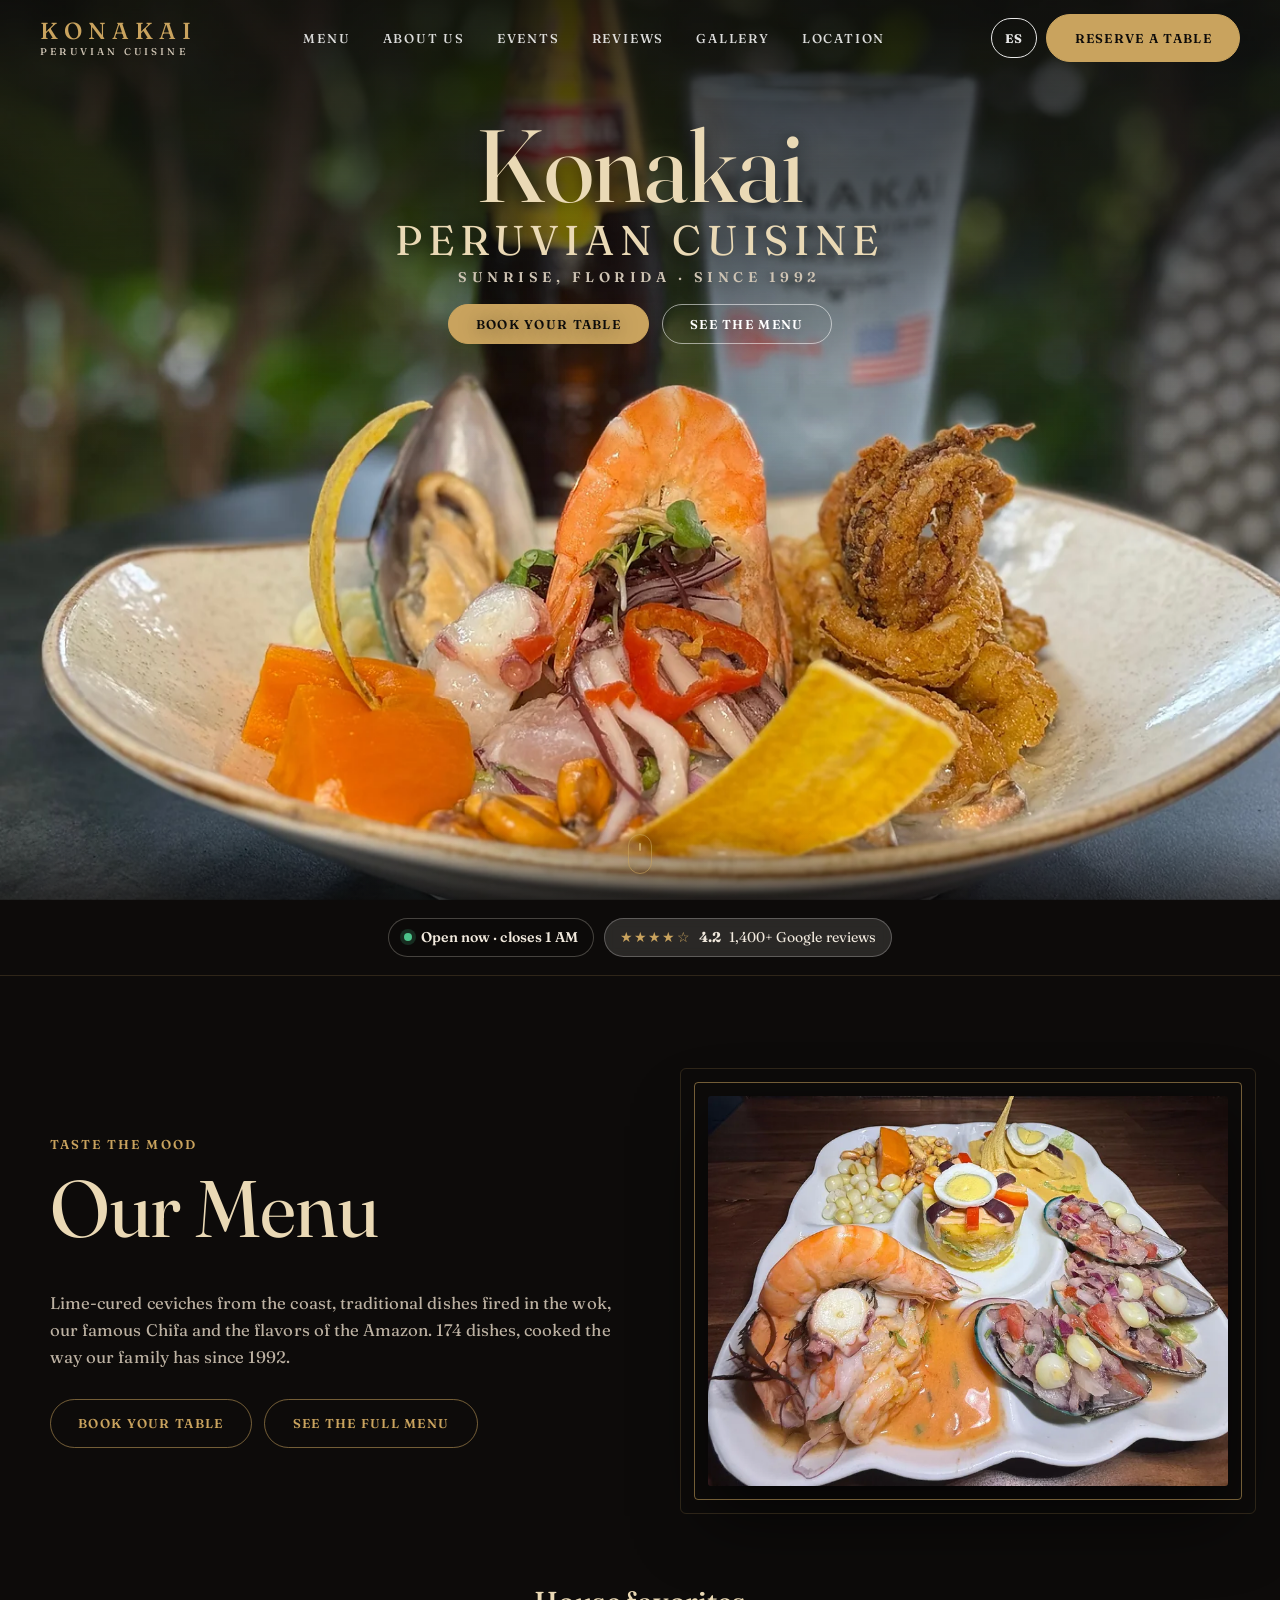
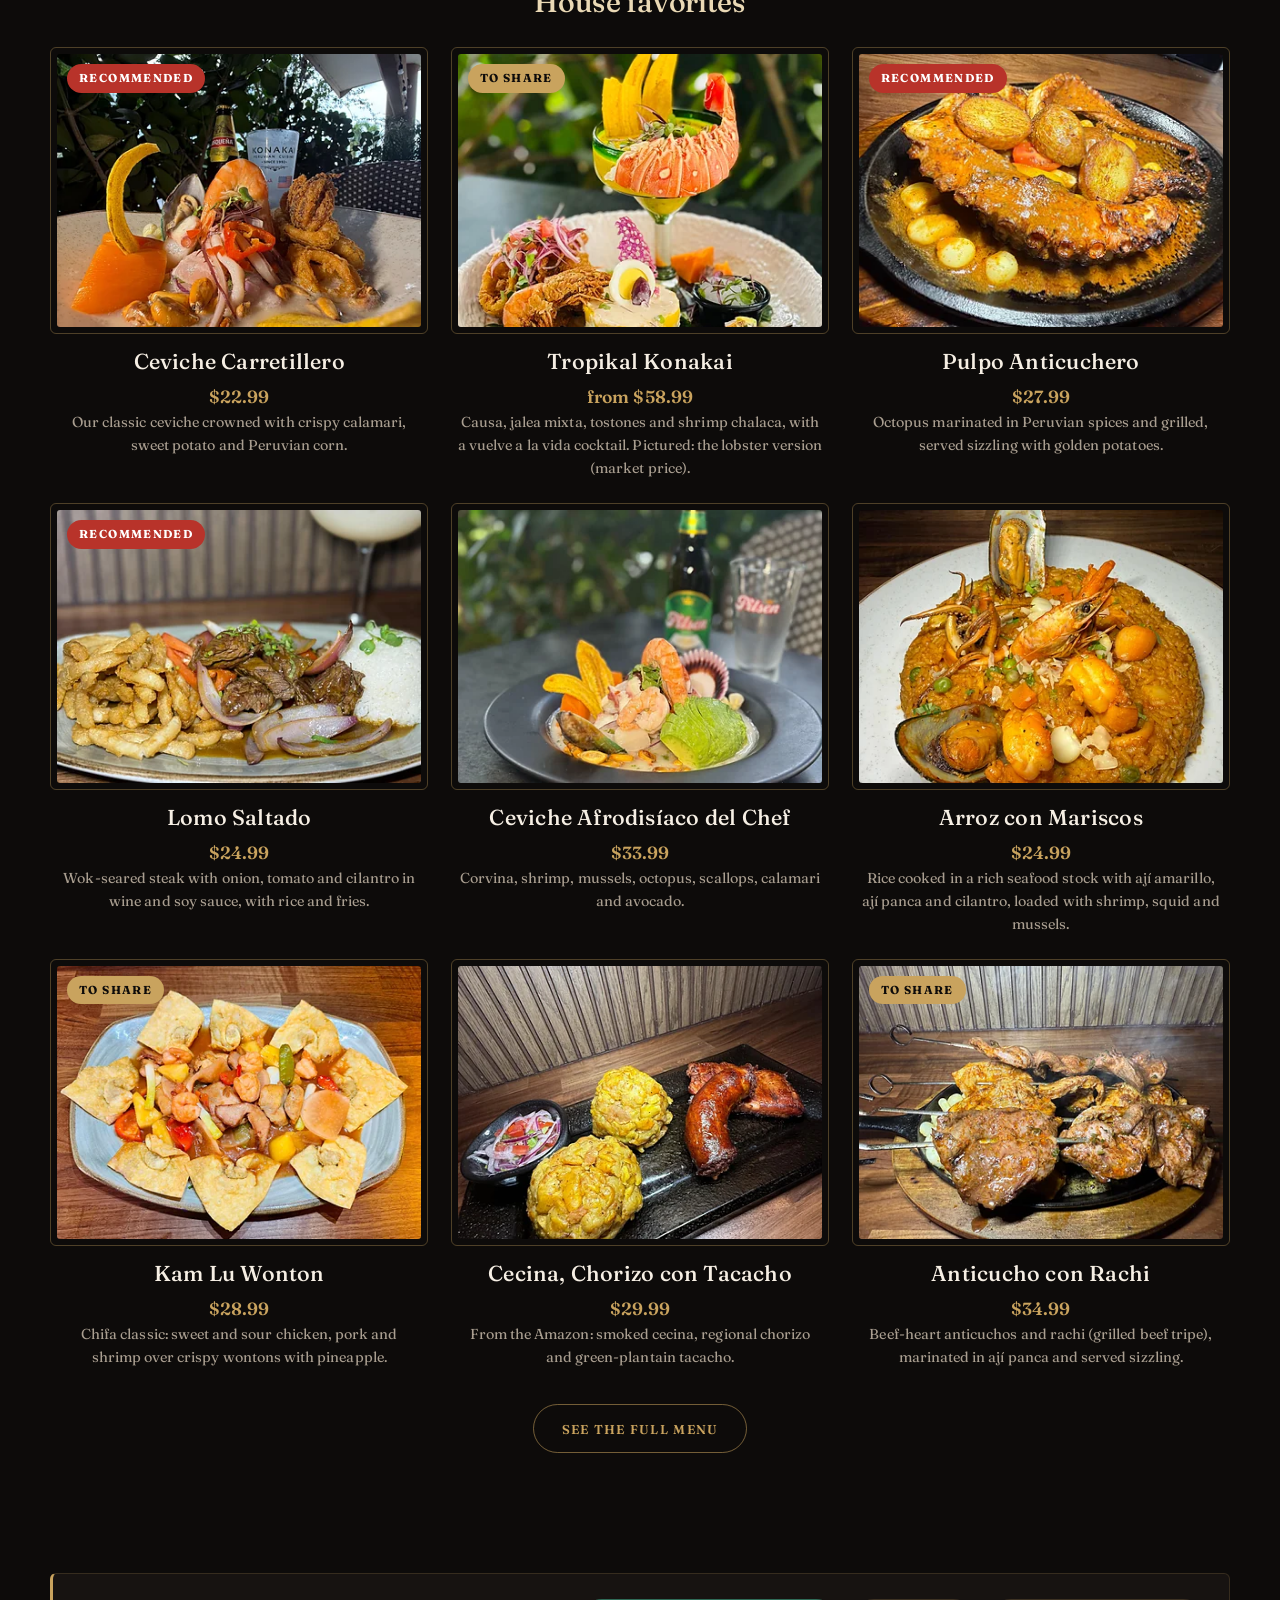
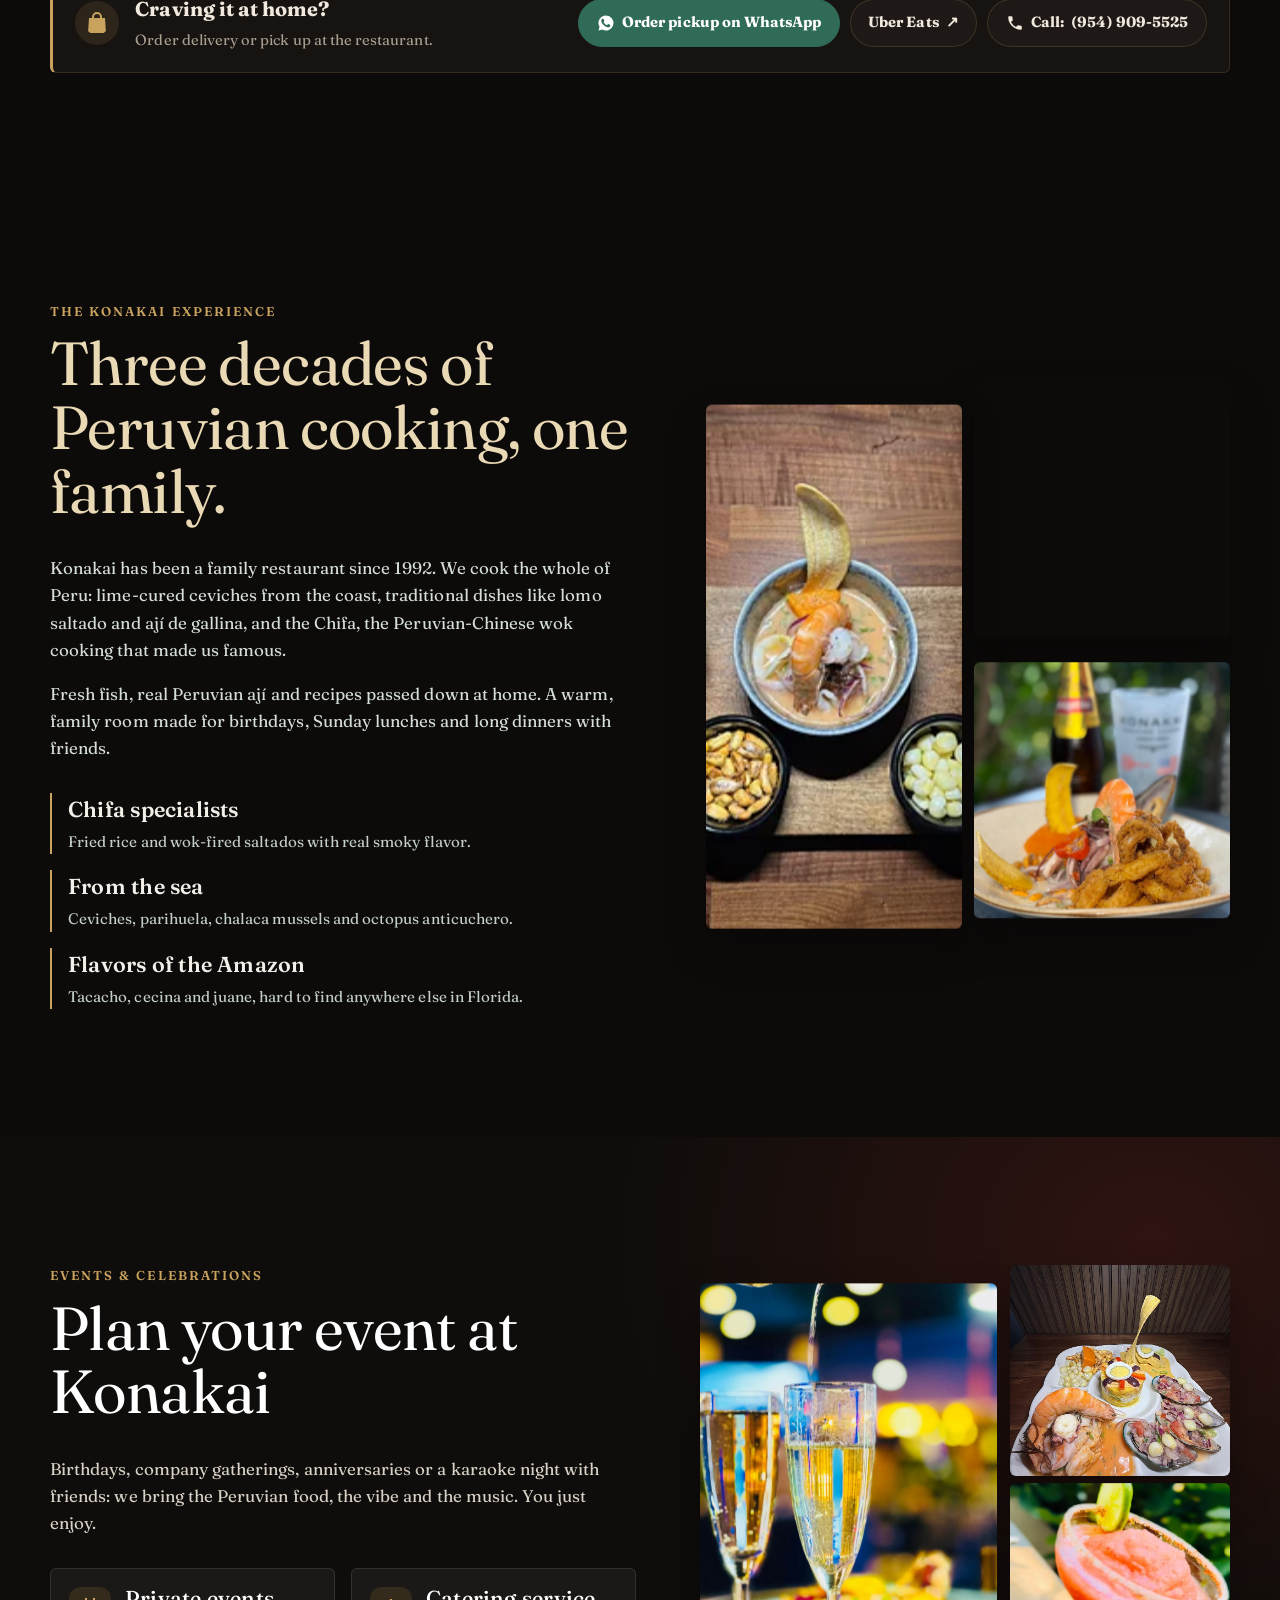
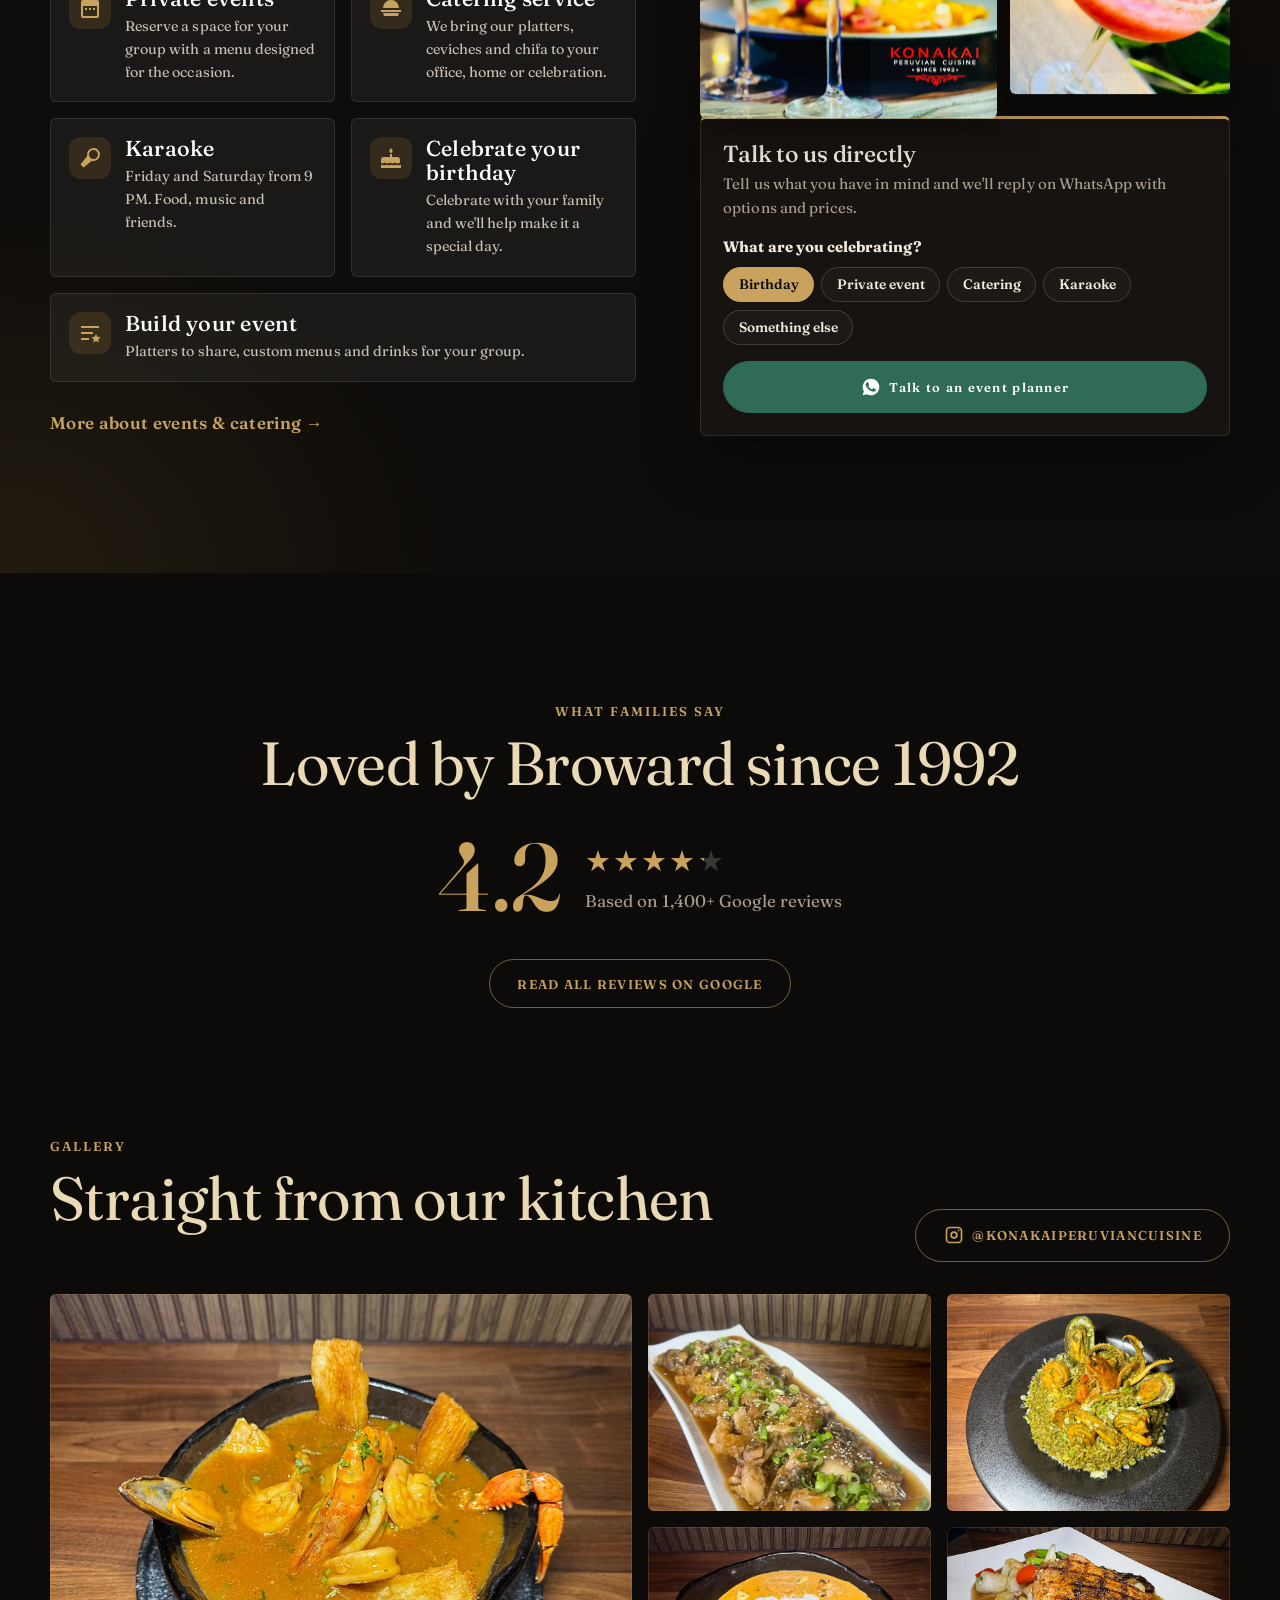
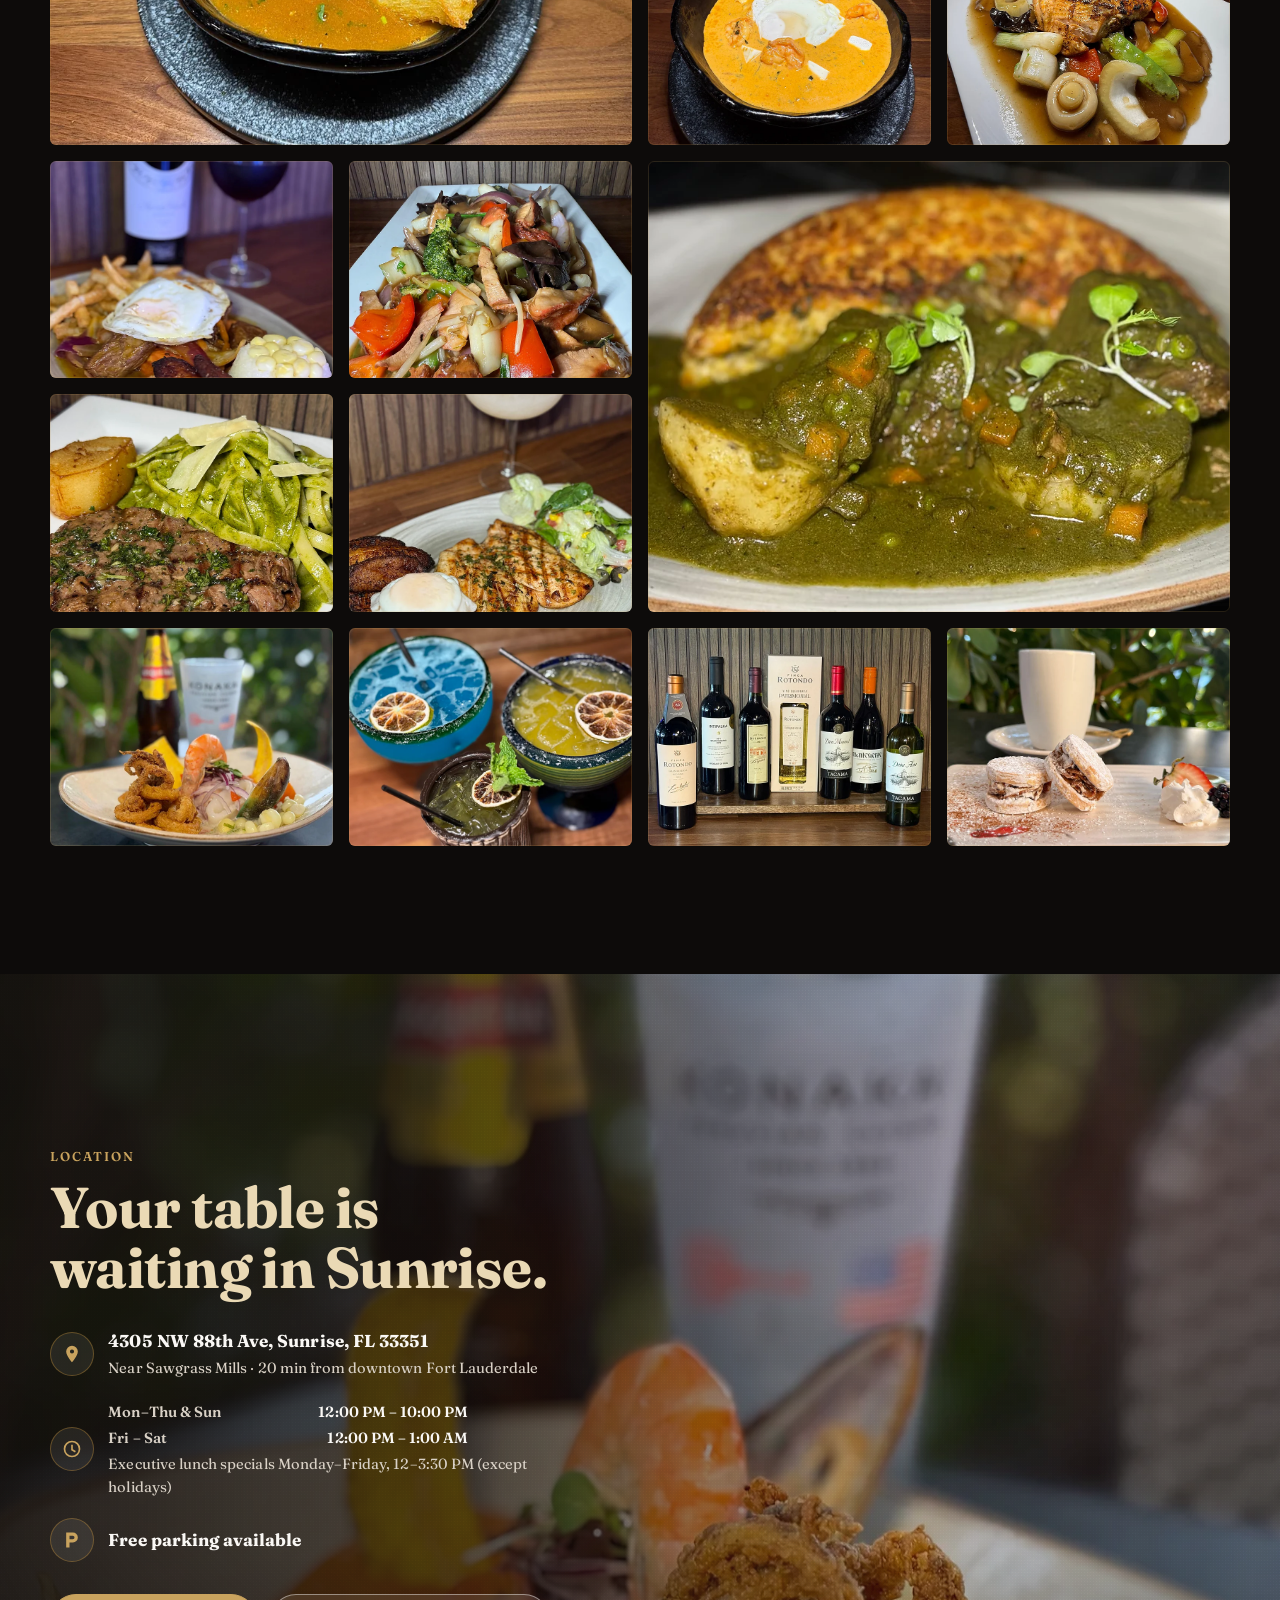
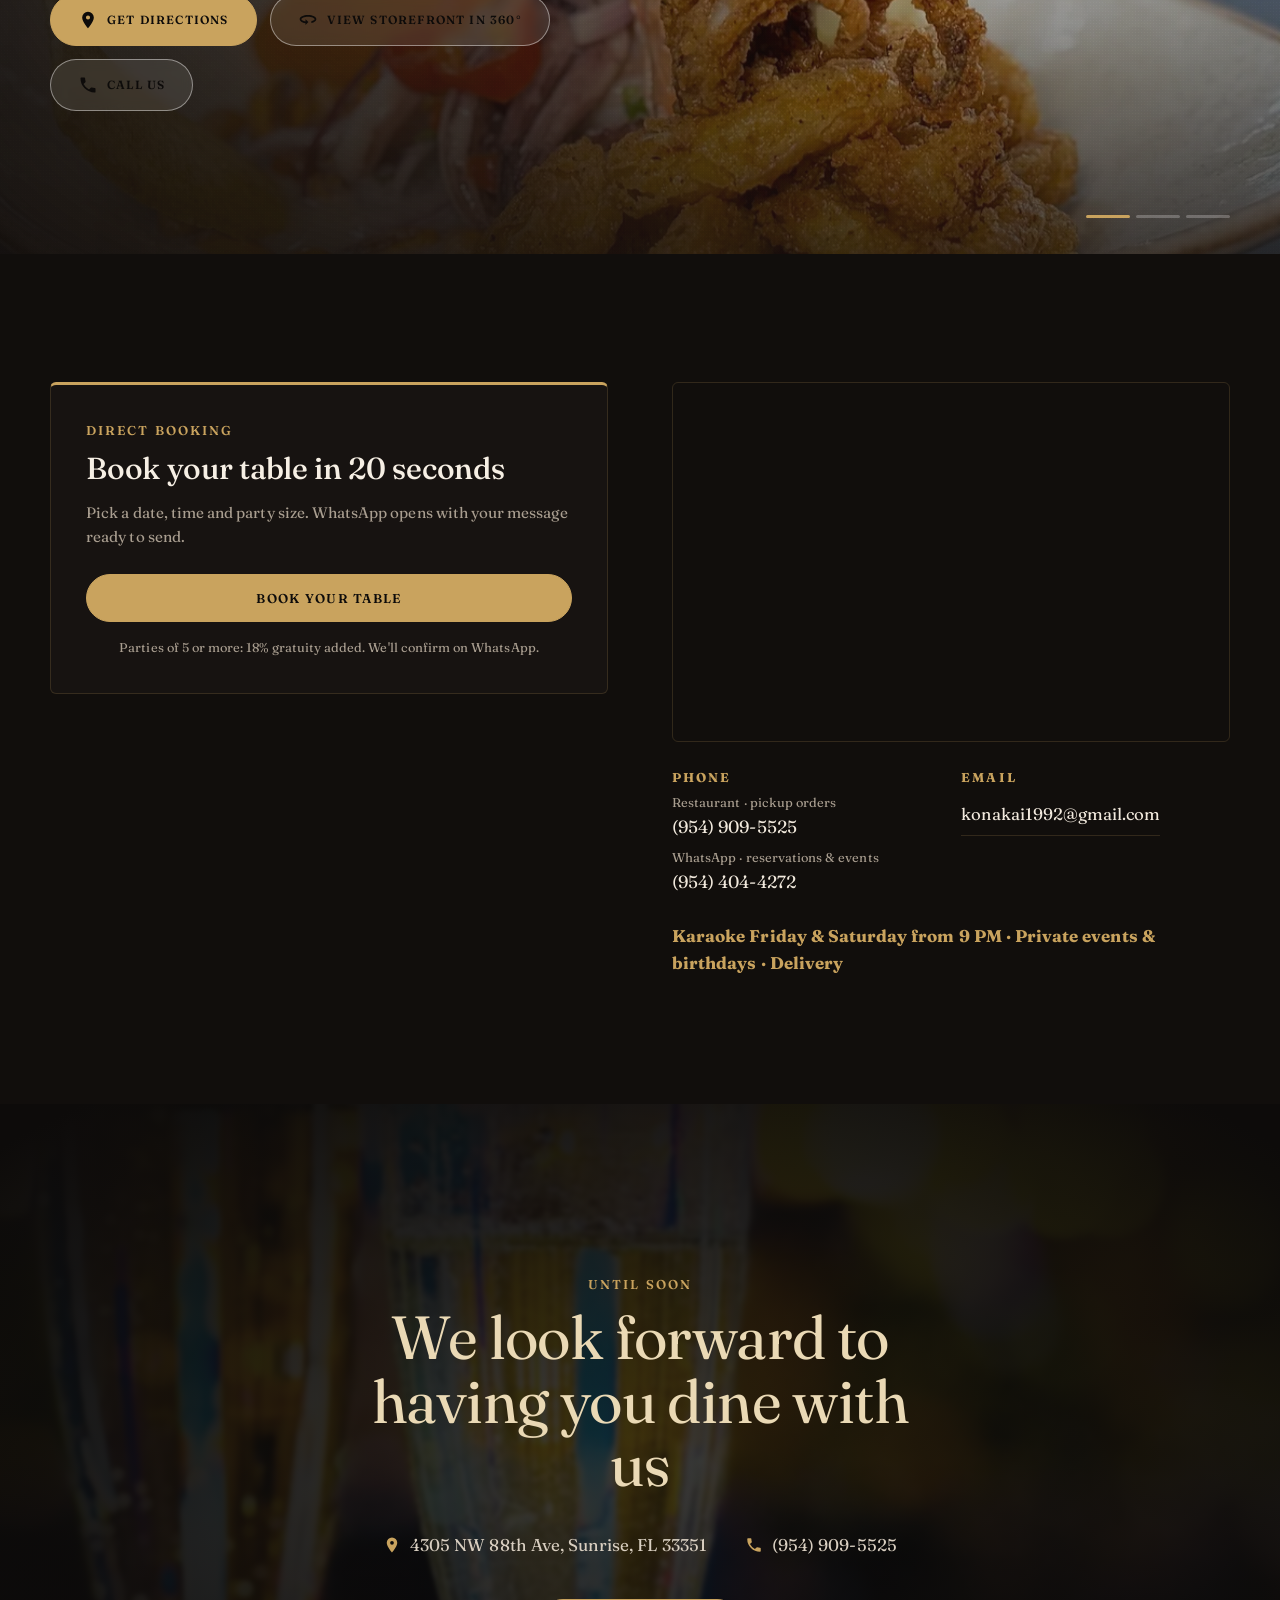
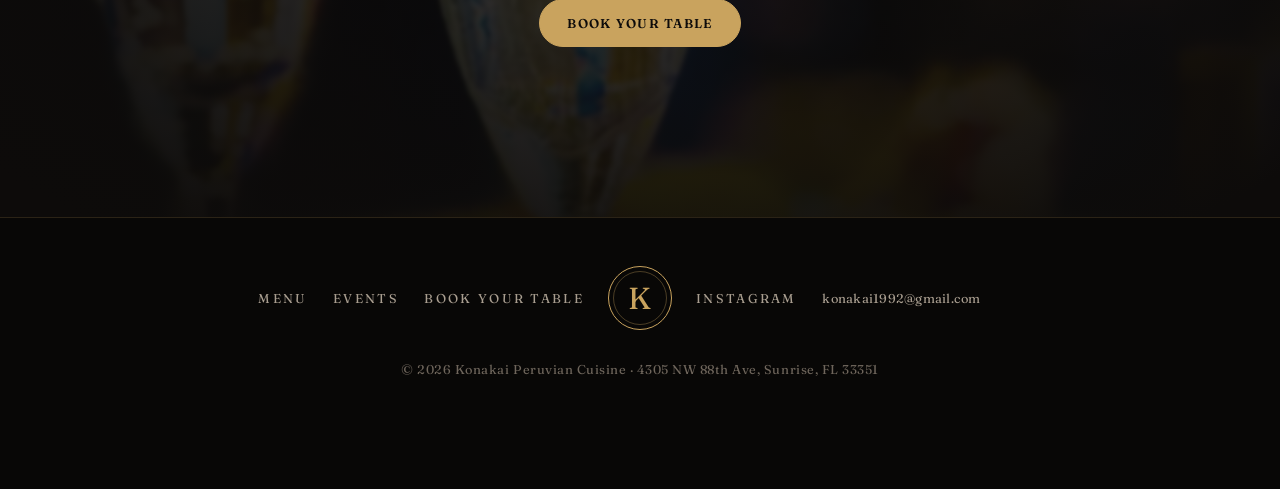
<file: index.html>
<!doctype html>
<html lang="en">
<head>
  <meta charset="utf-8">
  <meta name="viewport" content="width=device-width, initial-scale=1, viewport-fit=cover">
  <title>Konakai Peruvian Cuisine | Sunrise, FL</title>
  <meta name="description" content="Family-owned Peruvian restaurant since 1992 in Sunrise, FL, minutes from Sawgrass Mills and Fort Lauderdale. Ceviche, lomo saltado, chifa fried rice, seafood and Amazon dishes. Reserve on WhatsApp.">
  <link rel="canonical" href="https://konakai-web.vercel.app/">
  <link rel="alternate" hreflang="en" href="https://konakai-web.vercel.app/">
  <link rel="alternate" hreflang="es" href="https://konakai-web.vercel.app/es/">
  <link rel="alternate" hreflang="x-default" href="https://konakai-web.vercel.app/">
  <meta name="robots" content="index, follow, max-image-preview:large">

  <meta property="og:type" content="restaurant.restaurant">
  <meta property="og:site_name" content="Konakai Peruvian Cuisine">
  <meta property="og:url" content="https://konakai-web.vercel.app/">
  <meta property="og:title" content="Konakai Peruvian Cuisine | Sunrise, FL">
  <meta property="og:description" content="Family-owned since 1992. Ceviche, lomo saltado, chifa and seafood near Fort Lauderdale.">
  <meta property="og:image" content="https://konakai-web.vercel.app/img/og-konakai.jpg?v=3">
  <meta property="og:image:width" content="1200">
  <meta property="og:image:height" content="630">
  <meta property="og:locale" content="en_US">
  <meta property="og:locale:alternate" content="es_US">
  <meta name="twitter:card" content="summary_large_image">

  <meta name="theme-color" content="#0D0B0A">
  <link rel="icon" href="/img/icon.svg" type="image/svg+xml">
  <link rel="apple-touch-icon" href="/img/apple-touch-icon.png">

  <link rel="preload" as="image" type="image/webp" imagesrcset="/img/hero-ceviche-mixto-400.webp?v=5 400w, /img/hero-ceviche-mixto-800.webp?v=5 800w, /img/hero-ceviche-mixto-1400.webp?v=5 1400w, /img/hero-ceviche-mixto-2400.webp?v=5 2400w" imagesizes="100vw" fetchpriority="high">
  <link rel="preconnect" href="https://fonts.googleapis.com">
  <link rel="preconnect" href="https://fonts.gstatic.com" crossorigin>
  <link href="https://fonts.googleapis.com/css2?family=Fraunces:opsz,wght@9..144,300..700&display=swap" rel="stylesheet">
  <link rel="stylesheet" href="/styles.css">

  <script type="application/ld+json">
  {
    "@context": "https://schema.org",
    "@type": "Restaurant",
    "@id": "https://konakai-web.vercel.app/#restaurant",
    "name": "Konakai Peruvian Cuisine",
    "alternateName": ["Konakai", "Konakai Peruvian Restaurant"],
    "description": "Family-owned Peruvian and Chifa (Peruvian-Chinese) restaurant since 1992.",
    "url": "https://konakai-web.vercel.app/",
    "telephone": "+1-954-909-5525",
    "email": "konakai1992@gmail.com",
    "priceRange": "$20–30",
    "image": [
      "https://konakai-web.vercel.app/img/og-konakai.jpg?v=5",
      "https://konakai-web.vercel.app/img/hero-trilogia-ceviches.jpg?v=5",
      "https://konakai-web.vercel.app/img/pulpo-anticuchero.jpg?v=5"
    ],
    "servesCuisine": ["Peruvian", "Chifa", "Seafood", "Latin American"],
    "hasMenu": "https://konakai-web.vercel.app/menu",
    "hasMap": "https://maps.google.com/?cid=11511504645038760523",
    "amenityFeature": [{ "@type": "LocationFeatureSpecification", "name": "Free parking", "value": true }],
    "acceptsReservations": true,
    "address": {
      "@type": "PostalAddress",
      "streetAddress": "4305 NW 88th Ave",
      "addressLocality": "Sunrise",
      "addressRegion": "FL",
      "postalCode": "33351",
      "addressCountry": "US"
    },
    "areaServed": ["Sunrise", "Fort Lauderdale", "Plantation", "Tamarac", "Lauderhill", "Broward County"],
    "openingHoursSpecification": [
      { "@type": "OpeningHoursSpecification", "dayOfWeek": ["Sunday","Monday","Tuesday","Wednesday","Thursday"], "opens": "12:00", "closes": "22:00" },
      { "@type": "OpeningHoursSpecification", "dayOfWeek": ["Friday","Saturday"], "opens": "12:00", "closes": "01:00" }
    ],
    "aggregateRating": { "@type": "AggregateRating", "ratingValue": "4.2", "reviewCount": "1439", "bestRating": "5" },
    "sameAs": ["https://www.instagram.com/konakaiperuviancuisine/"]
  }
  </script>
<!--MENU-LD:START-->

<!--MENU-LD:END-->
</head>
<body>
<a class="skip" href="#main" data-i18n="a11y.skip">Skip to content</a>

<!-- 1. HEADER -->
<header class="nav" id="top">
  <a class="brand" href="/" aria-label="Konakai Peruvian Cuisine, home"><span class="brand-name">KONAKAI</span><span class="brand-sub">Peruvian Cuisine</span></a>
  <nav class="nav-links" id="navLinks" aria-label="Main">
    <a href="/menu" data-i18n="nav.menu">Menu</a>
    <a href="/#about" data-i18n="nav.about">About us</a>
    <a href="/events" data-i18n="nav.events">Events</a>
    <a href="/#reviews" data-i18n="nav.reviews">Reviews</a>
    <a href="/#gallery" data-i18n="nav.gallery">Gallery</a>
    <a href="/#visit" data-i18n="nav.visit">Location</a>
  </nav>
  <div class="nav-actions">
    <button class="lang" id="langToggle" type="button" aria-label="Cambiar a español">ES</button>
    <a class="btn btn-sm js-wa-dep nav-call" href="#reserve" data-reserve data-i18n="cta.reserve">Reserve a table</a>
    <button class="burger" id="burger" type="button" aria-expanded="false" aria-controls="navLinks" aria-label="Open menu">
      <span></span><span></span>
    </button>
  </div>
</header>

<main id="main">
  <!-- 2. HERO (estilo F&B: centrado, foto nocturna, horario en fila) -->
  <section class="hero" aria-labelledby="hero-title">
    <picture>
      <source type="image/webp" srcset="/img/hero-ceviche-mixto-400.webp?v=5 400w, /img/hero-ceviche-mixto-800.webp?v=5 800w, /img/hero-ceviche-mixto-1400.webp?v=5 1400w, /img/hero-ceviche-mixto-2400.webp?v=5 2400w" sizes="100vw">
      <img src="/img/hero-ceviche-mixto.jpg?v=5" alt="Konakai seafood ceviche with fried calamari, a Cusqueña beer and a Konakai glass" fetchpriority="high" width="1600" height="1200">
    </picture>
    <div class="hero-copy">
      <h1 id="hero-title"><span class="h1-brand">Konakai</span><span class="h1-brand2">Peruvian Cuisine</span><span class="h1-sub" data-i18n="hero.sub">Sunrise, Florida · since 1992</span></h1>
      <div class="hero-ctas">
        <a class="btn js-wa-dep" href="#reserve" data-reserve data-i18n="cta.book">Book your table</a>
        <a class="btn btn-ghost" href="#menu" data-i18n="cta.menu">See the menu</a>
      </div>
    </div>
    <a class="scroll-cue" href="#menu" aria-label="Scroll"><span></span></a>
  </section>
  <div class="hero-strip">
    <div class="hero-status">
      <span class="open-chip js-open-chip" hidden><i aria-hidden="true"></i><span></span></span>
      <a class="rating-pill" href="#reviews">
      <span class="stars" aria-hidden="true">★★★★☆</span>
      <strong>4.2</strong>
      <span data-i18n="hero.rating">1,400+ Google reviews</span>
      </a>
    </div>
  </div>

  <!-- 3. PLATOS ESTRELLA -->
  <section class="menu wrap" id="menu" aria-labelledby="menu-title">
    <div class="menu-intro">
      <div class="menu-intro-copy">
        <p class="eyebrow" data-i18n="menu.eyebrow">Taste the mood</p>
        <h2 id="menu-title" data-i18n="menu.title">Our Menu</h2>
        <p data-i18n="menu.lead">Lime-cured ceviches from the coast, traditional dishes fired in the wok, our famous Chifa and the flavors of the Amazon. 174 dishes, cooked the way our family has since 1992.</p>
        <div class="hero-ctas">
          <a class="btn btn-ghost js-wa-dep" href="#reserve" data-reserve data-i18n="cta.book">Book your table</a>
          <a class="btn btn-ghost" href="/menu" data-i18n="menu.full">See the full menu</a>
        </div>
      </div>
      <figure class="menu-orb">
        <picture><source type="image/webp" srcset="/img/piqueo-frio-orb-400.webp?v=6 400w, /img/piqueo-frio-orb-800.webp?v=6 800w, /img/piqueo-frio-orb-1400.webp?v=6 1400w, /img/piqueo-frio-orb-2400.webp?v=6 2400w" sizes="(max-width: 860px) 80vw, 420px"><img src="/img/piqueo-frio-orb.jpg?v=6" alt="Cold seafood platter (piqueo frío)" loading="lazy"></picture>
      </figure>
    </div>
    <h3 class="fav-title" data-i18n="menu.favs">House favorites</h3>
    <div class="dish-grid" id="featuredGrid"></div>

    <div class="center">
      <a class="btn btn-ghost" href="/menu" data-i18n="menu.full">See the full menu</a>
    </div>
  </section>

  <!-- PEDIDOS / DELIVERY -->
  <div class="wrap">
    <div class="orderbar" id="orderBar">
      <div class="orderbar-text"><svg viewBox="0 0 24 24" aria-hidden="true"><path d="M7 7V6a5 5 0 0 1 10 0v1h3l1 15H3L4 7zm2 0h6V6a3 3 0 0 0-6 0z"/></svg><div><strong data-i18n="order.title">Craving it at home?</strong><span data-i18n="order.sub">Order delivery or pick up at the restaurant.</span></div></div>
      <div class="orderbar-actions">
        <a class="obtn o-wa js-wa-pickup" href="#" target="_blank" rel="noopener"><svg viewBox="0 0 24 24" aria-hidden="true"><path d="M12 2a10 10 0 0 0-8.6 15.1L2 22l5-1.3A10 10 0 1 0 12 2zm5.6 14.2c-.2.7-1.4 1.3-2 1.4-.5.1-1.2.1-1.9-.1-.4-.1-1-.3-1.7-.6-3-1.3-4.9-4.3-5.1-4.5-.1-.2-1.2-1.6-1.2-3.1s.8-2.2 1.1-2.5c.3-.3.6-.4.8-.4h.6c.2 0 .4 0 .6.5l.9 2.1c.1.2.1.4 0 .5l-.3.5-.4.5c-.1.1-.3.3-.1.6.2.3.8 1.3 1.7 2.1 1.2 1 2.1 1.4 2.4 1.5.3.2.5.1.6-.1l.9-1.1c.2-.3.4-.2.6-.1l2 1c.3.1.5.2.5.3.1.2.1.7-.1 1.4z"/></svg><span data-i18n="order.waPickup">Order pickup on WhatsApp</span></a>
        <div class="order-links" id="orderLinks"></div>
        <a class="obtn o-call js-call" href="#"><svg viewBox="0 0 24 24" aria-hidden="true"><path d="M6.6 10.8a15.1 15.1 0 0 0 6.6 6.6l2.2-2.2a1 1 0 0 1 1-.25 11.4 11.4 0 0 0 3.6.57 1 1 0 0 1 1 1V20a1 1 0 0 1-1 1A17 17 0 0 1 3 4a1 1 0 0 1 1-1h3.5a1 1 0 0 1 1 1c0 1.25.2 2.45.57 3.57a1 1 0 0 1-.25 1z"/></svg><span data-i18n="order.call">Call:</span> <span class="js-phone1"></span></a>
      </div>
    </div>
  </div>

  <!-- 4. LA EXPERIENCIA KONAKAI -->
  <section class="about" id="about" aria-labelledby="about-title">
    <div class="wrap about-grid">
      <div class="about-copy">
        <p class="eyebrow" data-i18n="about.eyebrow">The Konakai experience</p>
        <h2 id="about-title" data-i18n="about.title">Three decades of Peruvian cooking, one family.</h2>
        <p data-i18n="about.p1">Konakai has been a family restaurant since 1992. We cook the whole of Peru: lime-cured ceviches from the coast, traditional dishes like lomo saltado and ají de gallina, and the Chifa, the Peruvian-Chinese wok cooking that made us famous.</p>
        <p data-i18n="about.p2">Fresh fish, real Peruvian ají and recipes passed down at home. A warm, family room made for birthdays, Sunday lunches and long dinners with friends.</p>
        <ul class="pillars">
          <li><strong data-i18n="pill.1.t">Chifa specialists</strong><span data-i18n="pill.1.p">Fried rice and wok-fired saltados with real smoky flavor.</span></li>
          <li><strong data-i18n="pill.2.t">From the sea</strong><span data-i18n="pill.2.p">Ceviches, parihuela, chalaca mussels and octopus anticuchero.</span></li>
          <li><strong data-i18n="pill.3.t">Flavors of the Amazon</strong><span data-i18n="pill.3.p">Tacacho, cecina and juane, hard to find anywhere else in Florida.</span></li>
        </ul>
      </div>
      <div class="about-imgs" id="aboutImgs"></div>
    </div>
  </section>

  <!-- EVENTOS -->
  <section class="events" id="events" aria-labelledby="ev-title">
    <div class="wrap events-grid">
      <div class="events-copy">
        <p class="eyebrow" data-i18n="ev.eyebrow">Events &amp; celebrations</p>
        <h2 id="ev-title" data-i18n="ev.title">Plan your event at Konakai</h2>
        <p class="events-lead" data-i18n="ev.lead">Birthdays, company gatherings, anniversaries or a karaoke night with friends: we bring the Peruvian food, the vibe and the music. You just enjoy.</p>
        <ul class="ev-cards">
          <li><svg viewBox="0 0 24 24" aria-hidden="true"><path d="M7 2v2H5a2 2 0 0 0-2 2v14a2 2 0 0 0 2 2h14a2 2 0 0 0 2-2V6a2 2 0 0 0-2-2h-2V2h-2v2H9V2zm-2 8h14v10H5zm2 2v2h2v-2zm4 0v2h2v-2zm4 0v2h2v-2z"/></svg><div><h3 data-i18n="ev.1.t">Private events</h3><p data-i18n="ev.1.p">Reserve a space for your group with a menu designed for the occasion.</p></div></li>
          <li><svg viewBox="0 0 24 24" aria-hidden="true"><path d="M11 4.1V3h2v1.1A8 8 0 0 1 20 12H4a8 8 0 0 1 7-7.9zM2 14h20v2H2zm2 3h16l-1 3H5z"/></svg><div><h3 data-i18n="ev.2.t">Catering service</h3><p data-i18n="ev.2.p">We bring our platters, ceviches and chifa to your office, home or celebration.</p></div></li>
          <li><svg viewBox="0 0 24 24" aria-hidden="true"><path d="M15.5 2a6.5 6.5 0 0 0-6.3 8.1L2.5 18.4l3.1 3.1 8.3-6.7A6.5 6.5 0 1 0 15.5 2zm0 2a4.5 4.5 0 1 1 0 9 4.5 4.5 0 0 1 0-9z"/></svg><div><h3 data-i18n="ev.3.t">Karaoke</h3><p data-i18n="ev.3.p">Friday and Saturday from 9 PM. Food, music and friends.</p></div></li>
          <li><svg viewBox="0 0 24 24" aria-hidden="true"><path d="M12 2c1.1 1.3 1.6 2.4 1.6 3.3A1.6 1.6 0 0 1 12 7a1.6 1.6 0 0 1-1.6-1.7c0-.9.5-2 1.6-3.3zM11 8h2v3h5a3 3 0 0 1 3 3v2.5c-.8.6-1.7.9-2.5.9s-1.7-.3-2.5-.9a4.1 4.1 0 0 1-5 0 4.1 4.1 0 0 1-5 0c-.8.6-1.7.9-2.5.9S2.8 17.1 2 16.5V14a3 3 0 0 1 3-3h6zm-9 10.8c.8.3 1.6.5 2.5.5 1 0 1.8-.2 2.5-.6.8.4 1.6.6 2.5.6s1.7-.2 2.5-.6c.8.4 1.6.6 2.5.6s1.7-.2 2.5-.6c.7.4 1.5.6 2.5.6.9 0 1.7-.2 2.5-.5V22H2z"/></svg><div><h3 data-i18n="ev.4.t">Celebrate your birthday</h3><p data-i18n="ev.4.p">Celebrate with your family and we'll help make it a special day.</p></div></li>
          <li><svg viewBox="0 0 24 24" aria-hidden="true"><path d="M3 5h18v2H3zm0 6h12v2H3zm0 6h8v2H3zm15-4 1.4 2.8 3.1.5-2.3 2.2.6 3.1-2.8-1.5-2.8 1.5.6-3.1-2.3-2.2 3.1-.5z"/></svg><div><h3 data-i18n="ev.5.t">Build your event</h3><p data-i18n="ev.5.p">Platters to share, custom menus and drinks for your group.</p></div></li>
        </ul>
        <a class="ev-more" href="/events" data-i18n="ev.more">More about events &amp; catering →</a>
      </div>
      <div class="events-side">
        <div class="ev-photos">
          <picture class="evp evp-1" data-speed="0.06"><source type="image/webp" srcset="/img/ev-brindis-800.webp?v=5 800w, /img/ev-brindis-1400.webp?v=5 1400w, /img/ev-brindis-2400.webp?v=5 2400w" sizes="(max-width: 900px) 55vw, 26vw"><img src="/img/ev-brindis.jpg?v=5" alt="Champagne toast at Konakai" loading="lazy"></picture>
          <picture class="evp evp-2"><source type="image/webp" srcset="/img/ev-piqueo-800.webp?v=5 800w, /img/ev-piqueo-1400.webp?v=5 1400w, /img/ev-piqueo-2400.webp?v=5 2400w" sizes="(max-width: 900px) 40vw, 18vw"><img src="/img/ev-piqueo.jpg?v=5" alt="Seafood platter to share" loading="lazy"></picture>
          <picture class="evp evp-3" data-speed="-0.05"><source type="image/webp" srcset="/img/ev-coctel-800.webp?v=5 800w, /img/ev-coctel-1400.webp?v=5 1400w, /img/ev-coctel-2400.webp?v=5 2400w" sizes="(max-width: 900px) 40vw, 18vw"><img src="/img/ev-coctel.jpg?v=5" alt="Frozen cocktail" loading="lazy"></picture>
        </div>
        <div class="ev-cta js-wa-dep">
          <h3 data-i18n="ev.cta.t">Talk to us directly</h3>
          <p data-i18n="ev.cta.p">Tell us what you have in mind and we'll reply on WhatsApp with options and prices.</p>
          <p class="ev-pick" data-i18n="ev.cta.pick">What are you celebrating?</p>
          <div class="chips" id="evChips"></div>
          <a class="btn btn-wa btn-block js-wa-event" href="#" target="_blank" rel="noopener"><svg viewBox="0 0 24 24" aria-hidden="true"><path d="M12 2a10 10 0 0 0-8.6 15.1L2 22l5-1.3A10 10 0 1 0 12 2zm5.6 14.2c-.2.7-1.4 1.3-2 1.4-.5.1-1.2.1-1.9-.1-.4-.1-1-.3-1.7-.6-3-1.3-4.9-4.3-5.1-4.5-.1-.2-1.2-1.6-1.2-3.1s.8-2.2 1.1-2.5c.3-.3.6-.4.8-.4h.6c.2 0 .4 0 .6.5l.9 2.1c.1.2.1.4 0 .5l-.3.5-.4.5c-.1.1-.3.3-.1.6.2.3.8 1.3 1.7 2.1 1.2 1 2.1 1.4 2.4 1.5.3.2.5.1.6-.1l.9-1.1c.2-.3.4-.2.6-.1l2 1c.3.1.5.2.5.3.1.2.1.7-.1 1.4z"/></svg><span data-i18n="ev.cta.btn">Talk to an event planner</span></a>
        </div>
      </div>
    </div>
  </section>

  <!-- 5. RESEÑAS -->
  <section class="reviews wrap" id="reviews" aria-labelledby="reviews-title">
    <div class="section-head center-head">
      <p class="eyebrow" data-i18n="reviews.eyebrow">What families say</p>
      <h2 id="reviews-title" data-i18n="reviews.title">Loved by Broward since 1992</h2>
    </div>
    <div class="score">
      <div class="score-num">4.2</div>
      <div>
        <div class="stars big" aria-label="4.2 out of 5 stars">★★★★<span class="half">★</span></div>
        <p data-i18n="reviews.count">Based on 1,400+ Google reviews</p>
      </div>
    </div>
    <div class="quotes" id="quotes"></div>
    <div class="center">
      <a class="btn btn-ghost js-reviews" href="#" target="_blank" rel="noopener" data-i18n="reviews.cta">Read all reviews on Google</a>
    </div>
  </section>

  <!-- GALERÍA -->
  <section class="gallery wrap" id="gallery" aria-labelledby="gallery-title">
    <div class="section-head gallery-head">
      <div>
        <p class="eyebrow" data-i18n="gallery.eyebrow">Gallery</p>
        <h2 id="gallery-title" data-i18n="gallery.title">Straight from our kitchen</h2>
      </div>
      <a class="btn btn-ghost btn-ig js-ig" href="https://www.instagram.com/konakaiperuviancuisine/" target="_blank" rel="noopener"><svg viewBox="0 0 24 24" aria-hidden="true"><path d="M7 2h10a5 5 0 0 1 5 5v10a5 5 0 0 1-5 5H7a5 5 0 0 1-5-5V7a5 5 0 0 1 5-5zm0 2a3 3 0 0 0-3 3v10a3 3 0 0 0 3 3h10a3 3 0 0 0 3-3V7a3 3 0 0 0-3-3zm5 3.5a4.5 4.5 0 1 1 0 9 4.5 4.5 0 0 1 0-9zm0 2a2.5 2.5 0 1 0 0 5 2.5 2.5 0 0 0 0-5zM17.5 5.5a1 1 0 1 1 0 2 1 1 0 0 1 0-2z"/></svg><span>@konakaiperuviancuisine</span></a>
    </div>
    <div class="masonry" id="galleryGrid"></div>
  </section>

  <!-- 6. UBICACIÓN (módulo cinematográfico) -->
  <section class="location" id="visit" aria-labelledby="loc-title">
    <div class="kb" aria-hidden="true">
      <figure class="kb-slide kb-a is-active run"><picture><source type="image/webp" srcset="/img/loc-terraza-800.webp?v=5 800w, /img/loc-terraza-1400.webp?v=5 1400w, /img/loc-terraza-2400.webp?v=5 2400w" sizes="100vw"><img src="/img/loc-terraza.jpg?v=5" alt="" decoding="async"></picture></figure>
      <figure class="kb-slide kb-b"><picture><source type="image/webp" srcset="/img/loc-jardin-800.webp?v=5 800w, /img/loc-jardin-1400.webp?v=5 1400w, /img/loc-jardin-2400.webp?v=5 2400w" sizes="100vw"><img src="/img/loc-jardin.jpg?v=5" alt="" loading="lazy" decoding="async"></picture></figure>
      <figure class="kb-slide kb-c"><picture><source type="image/webp" srcset="/img/loc-noche-800.webp?v=5 800w, /img/loc-noche-1400.webp?v=5 1400w, /img/loc-noche-2400.webp?v=5 2400w" sizes="100vw"><img src="/img/loc-noche.jpg?v=5" alt="" loading="lazy" decoding="async"></picture></figure>
      <div class="kb-shade"></div>
      <div class="kb-grain"></div>
    </div>

    <div class="wrap loc-inner">
      <div class="loc-card">
        <p class="eyebrow" data-i18n="loc.eyebrow">Location</p>
        <h2 id="loc-title" data-i18n="loc.title">Your table is waiting in Sunrise.</h2>
        <ul class="loc-list">
          <li><svg viewBox="0 0 24 24" aria-hidden="true"><path d="M12 2a7 7 0 0 0-7 7c0 5.25 7 13 7 13s7-7.75 7-13a7 7 0 0 0-7-7zm0 9.5A2.5 2.5 0 1 1 12 6.5a2.5 2.5 0 0 1 0 5z"/></svg><div><strong class="js-address"></strong><span data-i18n="visit.near">Near Sawgrass Mills · 20 min from downtown Fort Lauderdale</span></div></li>
          <li><svg viewBox="0 0 24 24" aria-hidden="true"><path fill-rule="evenodd" d="M12 2a10 10 0 1 1 0 20 10 10 0 0 1 0-20zm0 2a8 8 0 1 0 0 16 8 8 0 0 0 0-16zm1 3v5.4l3.6 2.1-1 1.7L11 13.5V7z"/></svg><div><ul class="hours js-hours"></ul><span data-i18n="visit.lunch">Executive lunch specials Monday–Friday, 12–3:30 PM (except holidays)</span></div></li>
          <li><svg viewBox="0 0 24 24" aria-hidden="true"><path d="M5 3h8a6 6 0 0 1 0 12H9v6H5zm4 4v4h4a2 2 0 0 0 0-4z"/></svg><div><strong data-i18n="loc.parking">Free parking available</strong></div></li>
        </ul>
        <div class="loc-ctas">
          <a class="btn btn-lg js-directions" href="#" target="_blank" rel="noopener"><svg viewBox="0 0 24 24" aria-hidden="true"><path d="M12 2a7 7 0 0 0-7 7c0 5.25 7 13 7 13s7-7.75 7-13a7 7 0 0 0-7-7zm0 9.5A2.5 2.5 0 1 1 12 6.5a2.5 2.5 0 0 1 0 5z"/></svg><span data-i18n="cta.directions">Get directions</span></a>
          <button class="btn btn-glass" type="button" id="sv360Open"><svg viewBox="0 0 24 24" aria-hidden="true"><path d="M12 6c-5.5 0-10 2.2-10 5 0 2.2 2.9 4.1 7 4.8V18l3.5-3.5L9 11v2.7c-3-.6-5-1.8-5-2.7 0-1.3 3.4-3 8-3s8 1.7 8 3c0 .8-1.5 1.8-4 2.5v2.1c3.5-.8 6-2.6 6-4.6 0-2.8-4.5-5-10-5z"/></svg><span data-i18n="sv.open">View storefront in 360°</span></button>
          <a class="btn btn-glass js-call" href="#"><svg viewBox="0 0 24 24" aria-hidden="true"><path d="M6.6 10.8a15.1 15.1 0 0 0 6.6 6.6l2.2-2.2a1 1 0 0 1 1-.25 11.4 11.4 0 0 0 3.6.57 1 1 0 0 1 1 1V20a1 1 0 0 1-1 1A17 17 0 0 1 3 4a1 1 0 0 1 1-1h3.5a1 1 0 0 1 1 1c0 1.25.2 2.45.57 3.57a1 1 0 0 1-.25 1z"/></svg><span data-i18n="cta.call">Call us</span></a>
        </div>
      </div>
    </div>

    <div class="kb-ui wrap" aria-hidden="true">
      <div class="kb-bars"><span class="kb-bar"><i></i></span><span class="kb-bar"><i></i></span><span class="kb-bar"><i></i></span></div>
    </div>
  </section>

  <!-- RESERVA + MAPA + CONTACTO -->
  <section class="visit" aria-label="Reservations and contact">
    <div class="wrap visit-grid">
      <div class="reserve-card" id="reserve">
        <p class="eyebrow" data-i18n="res.eyebrow">Direct booking</p>
        <h3 class="reserve-title" data-i18n="res.title">Book your table in 20 seconds</h3>
        <p class="reserve-lead" data-i18n="res.lead">Pick a date, time and party size. WhatsApp opens with your message ready to send.</p>
        <button class="btn btn-block js-open-reserve js-wa-dep" type="button" data-i18n="cta.book">Book your table</button>
        <p class="reserve-fine" data-i18n="res.fine">Parties of 5 or more: 18% gratuity added. We'll confirm on WhatsApp.</p>
      </div>
      <div class="visit-side">
        <div class="map">
          <iframe class="js-map" title="Map to Konakai Peruvian Cuisine" loading="lazy" referrerpolicy="no-referrer-when-downgrade"></iframe>
        </div>
        <dl class="info">
          <div class="js-phone-row"><dt data-i18n="visit.phone">Phone</dt><dd class="js-phones"></dd></div>
          <div><dt data-i18n="visit.email">Email</dt><dd><a class="js-email" href="#"></a></dd></div>
        </dl>
        <p class="events-line" data-i18n="visit.events">Karaoke Friday &amp; Saturday from 9 PM · Private events &amp; birthdays · Delivery</p>
      </div>
    </div>
  </section>
  <!-- CIERRE (estilo F&B) -->
  <section class="closing" aria-labelledby="closing-title">
    <picture>
      <source type="image/webp" srcset="/img/ev-brindis-800.webp?v=5 800w, /img/ev-brindis-1400.webp?v=5 1400w, /img/ev-brindis-2400.webp?v=5 2400w" sizes="100vw">
      <img src="/img/ev-brindis.jpg?v=5" alt="" loading="lazy" decoding="async">
    </picture>
    <div class="wrap closing-inner">
      <p class="eyebrow" data-i18n="closing.eyebrow">Until soon</p>
      <h2 id="closing-title" data-i18n="closing.title">We look forward to having you dine with us</h2>
      <ul class="closing-info">
        <li><svg viewBox="0 0 24 24" aria-hidden="true"><path d="M12 2a7 7 0 0 0-7 7c0 5.25 7 13 7 13s7-7.75 7-13a7 7 0 0 0-7-7zm0 9.5A2.5 2.5 0 1 1 12 6.5a2.5 2.5 0 0 1 0 5z"/></svg><a class="js-directions" href="#" target="_blank" rel="noopener"><span class="js-address"></span></a></li>
        <li><svg viewBox="0 0 24 24" aria-hidden="true"><path d="M6.6 10.8a15.1 15.1 0 0 0 6.6 6.6l2.2-2.2a1 1 0 0 1 1-.25 11.4 11.4 0 0 0 3.6.57 1 1 0 0 1 1 1V20a1 1 0 0 1-1 1A17 17 0 0 1 3 4a1 1 0 0 1 1-1h3.5a1 1 0 0 1 1 1c0 1.25.2 2.45.57 3.57a1 1 0 0 1-.25 1z"/></svg><a class="js-call" href="#"><span class="js-phone1"></span></a></li>
      </ul>
      <a class="btn js-wa-dep" href="#reserve" data-reserve data-i18n="cta.book">Book your table</a>
    </div>
  </section>
</main>

<footer class="footer">
  <div class="wrap footer-inner">
    <nav class="footer-links" aria-label="Footer">
      <a href="/menu" data-i18n="nav.menu">Menu</a>
      <a href="/events" data-i18n="nav.events">Events</a>
      <a href="#reserve" data-reserve data-i18n="cta.book">Book your table</a>
    </nav>
    <a class="monogram" href="/" aria-label="Konakai, back to top"><span>K</span></a>
    <nav class="footer-links" aria-label="Social">
      <a class="js-ig" href="https://www.instagram.com/konakaiperuviancuisine/" target="_blank" rel="noopener">Instagram</a>
      <a class="js-email" href="#"></a>
    </nav>
  </div>
  <p class="footer-copy">© <span id="year"></span> Konakai Peruvian Cuisine · <span class="js-address"></span></p>
</footer>

<!-- Reserva: panel lateral accesible desde cualquier punto -->
<dialog class="drawer" id="reserveDrawer" aria-labelledby="drawerTitle">
  <button class="drawer-close" type="button" aria-label="Close">×</button>
  <h2 class="sr-only" id="drawerTitle" data-i18n="cta.book">Book your table</h2>
      <form class="reserve" id="reserveForm" method="dialog" novalidate>
                <p class="eyebrow" data-i18n="res.eyebrow">Direct booking</p>
        <h3 class="reserve-title" data-i18n="res.title">Book your table in 20 seconds</h3>
        <p class="reserve-lead" data-i18n="res.lead">Pick a date, time and party size. WhatsApp opens with your message ready to send.</p>
        <div class="field-grid">
          <label class="field"><span data-i18n="res.date">Date</span><input type="date" id="resDate" required></label>
          <label class="field"><span data-i18n="res.time">Time</span><select id="resTime" required></select></label>
          <label class="field"><span data-i18n="res.people">Party size</span><select id="resPeople" required></select></label>
          <label class="field"><span data-i18n="res.name">Your name</span><input type="text" id="resName" autocomplete="name" maxlength="60" placeholder="Optional" data-i18n-ph="res.namePh"></label>
          <label class="field field-wide"><span data-i18n="res.notes">Occasion or note (optional)</span><input type="text" id="resNotes" maxlength="120" placeholder="Birthday, high chair…" data-i18n-ph="res.notesPh"></label>
        </div>
        <button class="btn btn-wa btn-block" type="submit">
          <svg viewBox="0 0 24 24" aria-hidden="true"><path d="M12 2a10 10 0 0 0-8.6 15.1L2 22l5-1.3A10 10 0 1 0 12 2zm5.6 14.2c-.2.7-1.4 1.3-2 1.4-.5.1-1.2.1-1.9-.1-.4-.1-1-.3-1.7-.6-3-1.3-4.9-4.3-5.1-4.5-.1-.2-1.2-1.6-1.2-3.1s.8-2.2 1.1-2.5c.3-.3.6-.4.8-.4h.6c.2 0 .4 0 .6.5l.9 2.1c.1.2.1.4 0 .5l-.3.5-.4.5c-.1.1-.3.3-.1.6.2.3.8 1.3 1.7 2.1 1.2 1 2.1 1.4 2.4 1.5.3.2.5.1.6-.1l.9-1.1c.2-.3.4-.2.6-.1l2 1c.3.1.5.2.5.3.1.2.1.7-.1 1.4z"/></svg>
          <span data-i18n="res.submit">Reserve on WhatsApp</span>
        </button>
        <p class="reserve-fine" data-i18n="res.fine">Parties of 5 or more: 18% gratuity added. We'll confirm on WhatsApp.</p>
      </form>
</dialog>

<!-- Botón flotante WhatsApp -->
<a class="wa-float js-whatsapp" href="#" target="_blank" rel="noopener" aria-label="Reserve on WhatsApp">
  <svg viewBox="0 0 24 24" aria-hidden="true"><path d="M12 2a10 10 0 0 0-8.6 15.1L2 22l5-1.3A10 10 0 1 0 12 2zm5.6 14.2c-.2.7-1.4 1.3-2 1.4-.5.1-1.2.1-1.9-.1-.4-.1-1-.3-1.7-.6-3-1.3-4.9-4.3-5.1-4.5-.1-.2-1.2-1.6-1.2-3.1s.8-2.2 1.1-2.5c.3-.3.6-.4.8-.4h.6c.2 0 .4 0 .6.5l.9 2.1c.1.2.1.4 0 .5l-.3.5-.4.5c-.1.1-.3.3-.1.6.2.3.8 1.3 1.7 2.1 1.2 1 2.1 1.4 2.4 1.5.3.2.5.1.6-.1l.9-1.1c.2-.3.4-.2.6-.1l2 1c.3.1.5.2.5.3.1.2.1.7-.1 1.4z"/></svg>
</a>

<!-- Vista 360° (Google Street View) -->
<dialog class="sv360" id="sv360" aria-labelledby="sv360Title">
  <div class="sv360-head">
    <div>
      <p class="eyebrow" data-i18n="sv.eyebrow">360° view</p>
      <h3 id="sv360Title" data-i18n="sv.title">Konakai storefront · 4305 NW 88th Ave</h3>
    </div>
    <button class="sv360-close" type="button" aria-label="Close">×</button>
  </div>
  <div class="sv360-frame"><iframe title="Google Street View: Konakai Peruvian Cuisine" allowfullscreen loading="lazy" referrerpolicy="no-referrer-when-downgrade"></iframe></div>
  <div class="sv360-foot">
    <span data-i18n="sv.hint">Drag to look around. Imagery © Google.</span>
    <a class="js-sv-ext" href="#" target="_blank" rel="noopener" data-i18n="sv.ext">Open in Google Maps</a>
  </div>
</dialog>

<!-- Lightbox -->
<dialog class="lightbox" id="lightbox" aria-label="Photo">
  <button class="lb-close" type="button" aria-label="Close">×</button>
  <img alt="">
  <p class="lb-cap"></p>
</dialog>

<script src="/menu-data.js" defer></script>
<script src="/main.js" defer></script>
</body>
</html>
</file>
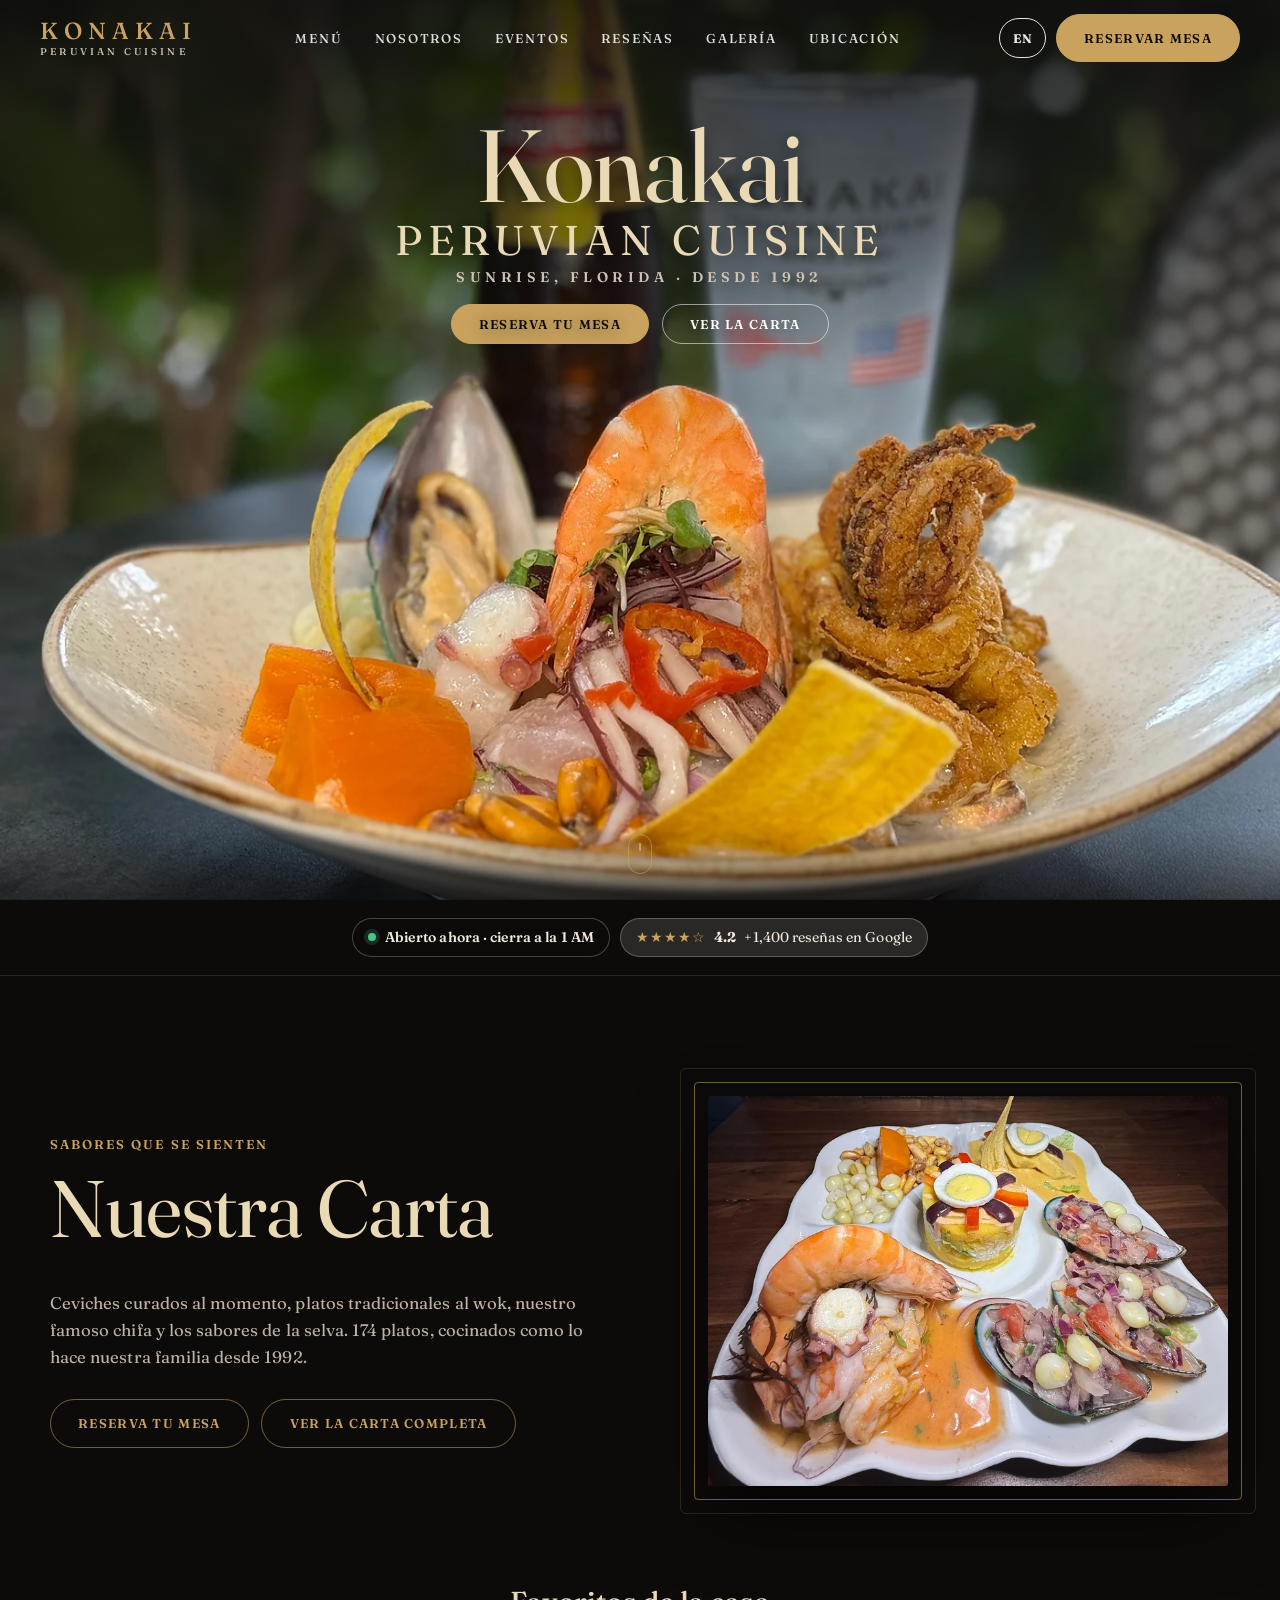
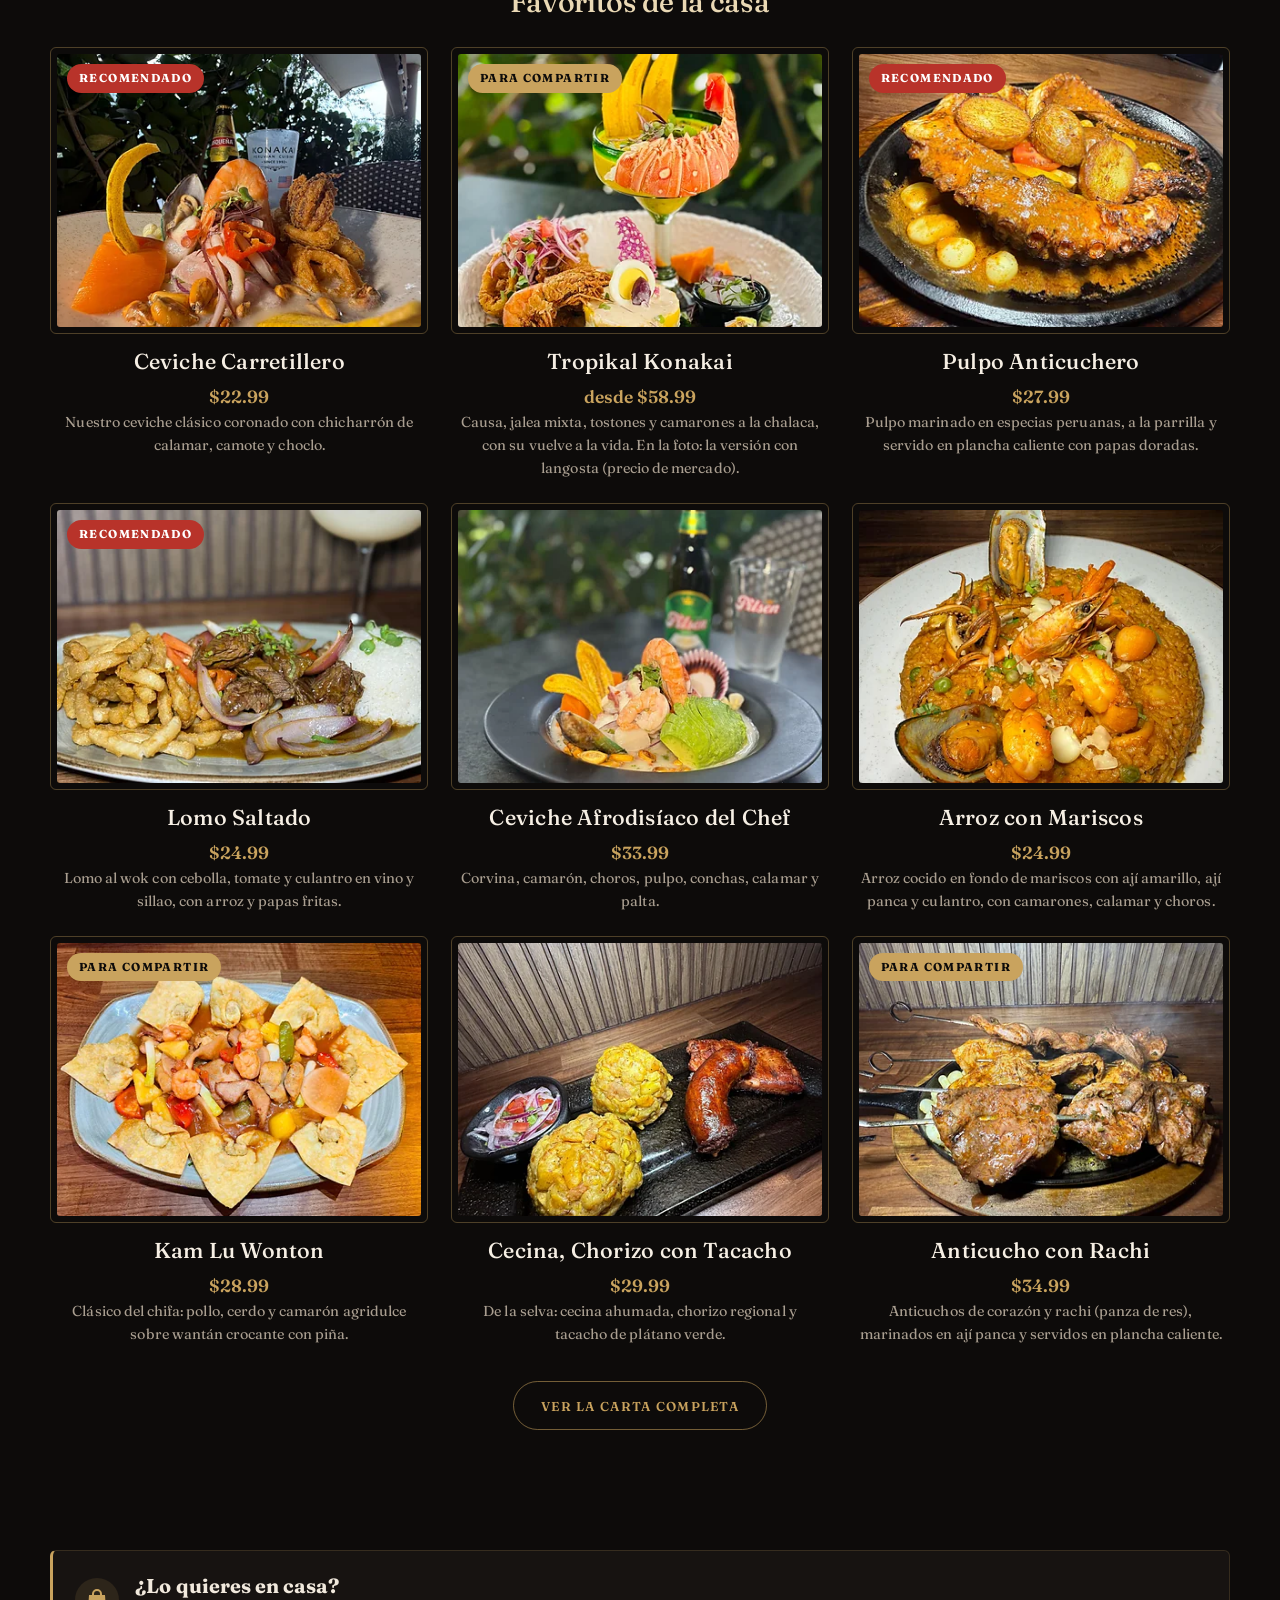
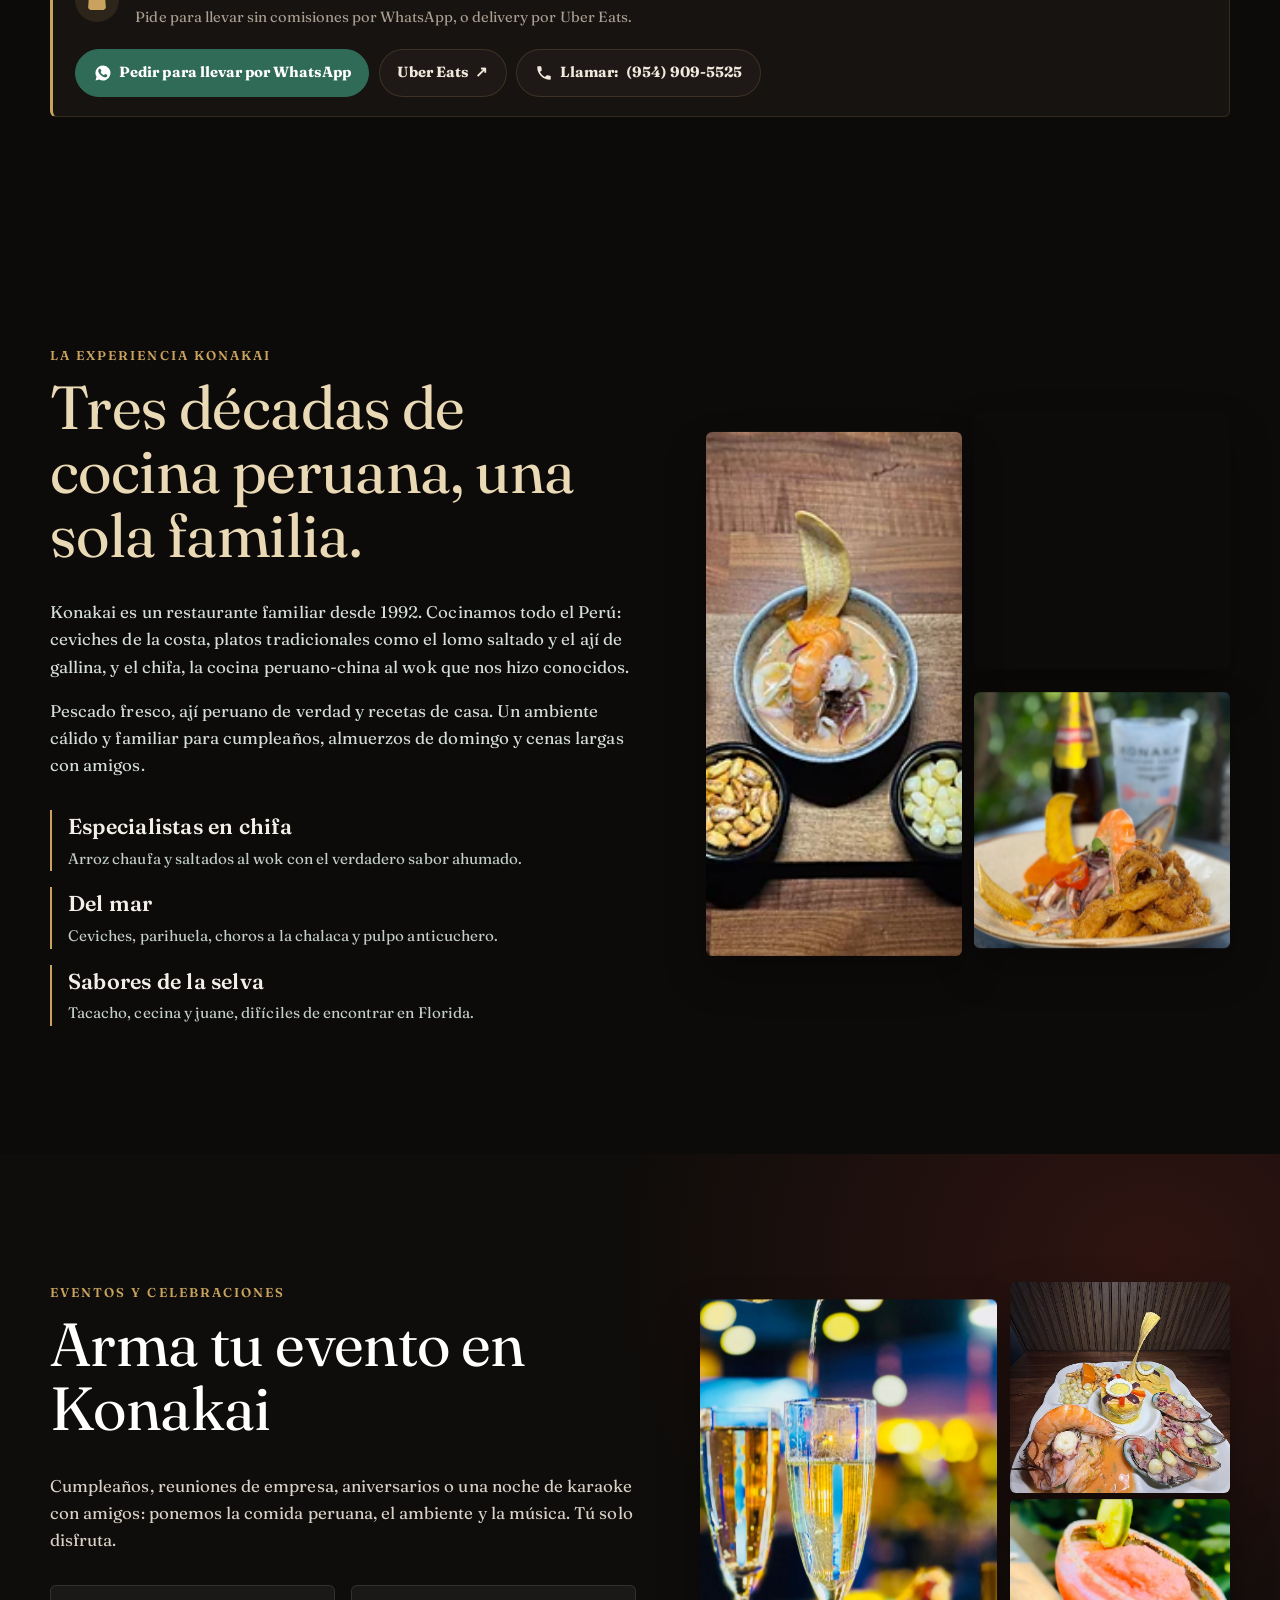
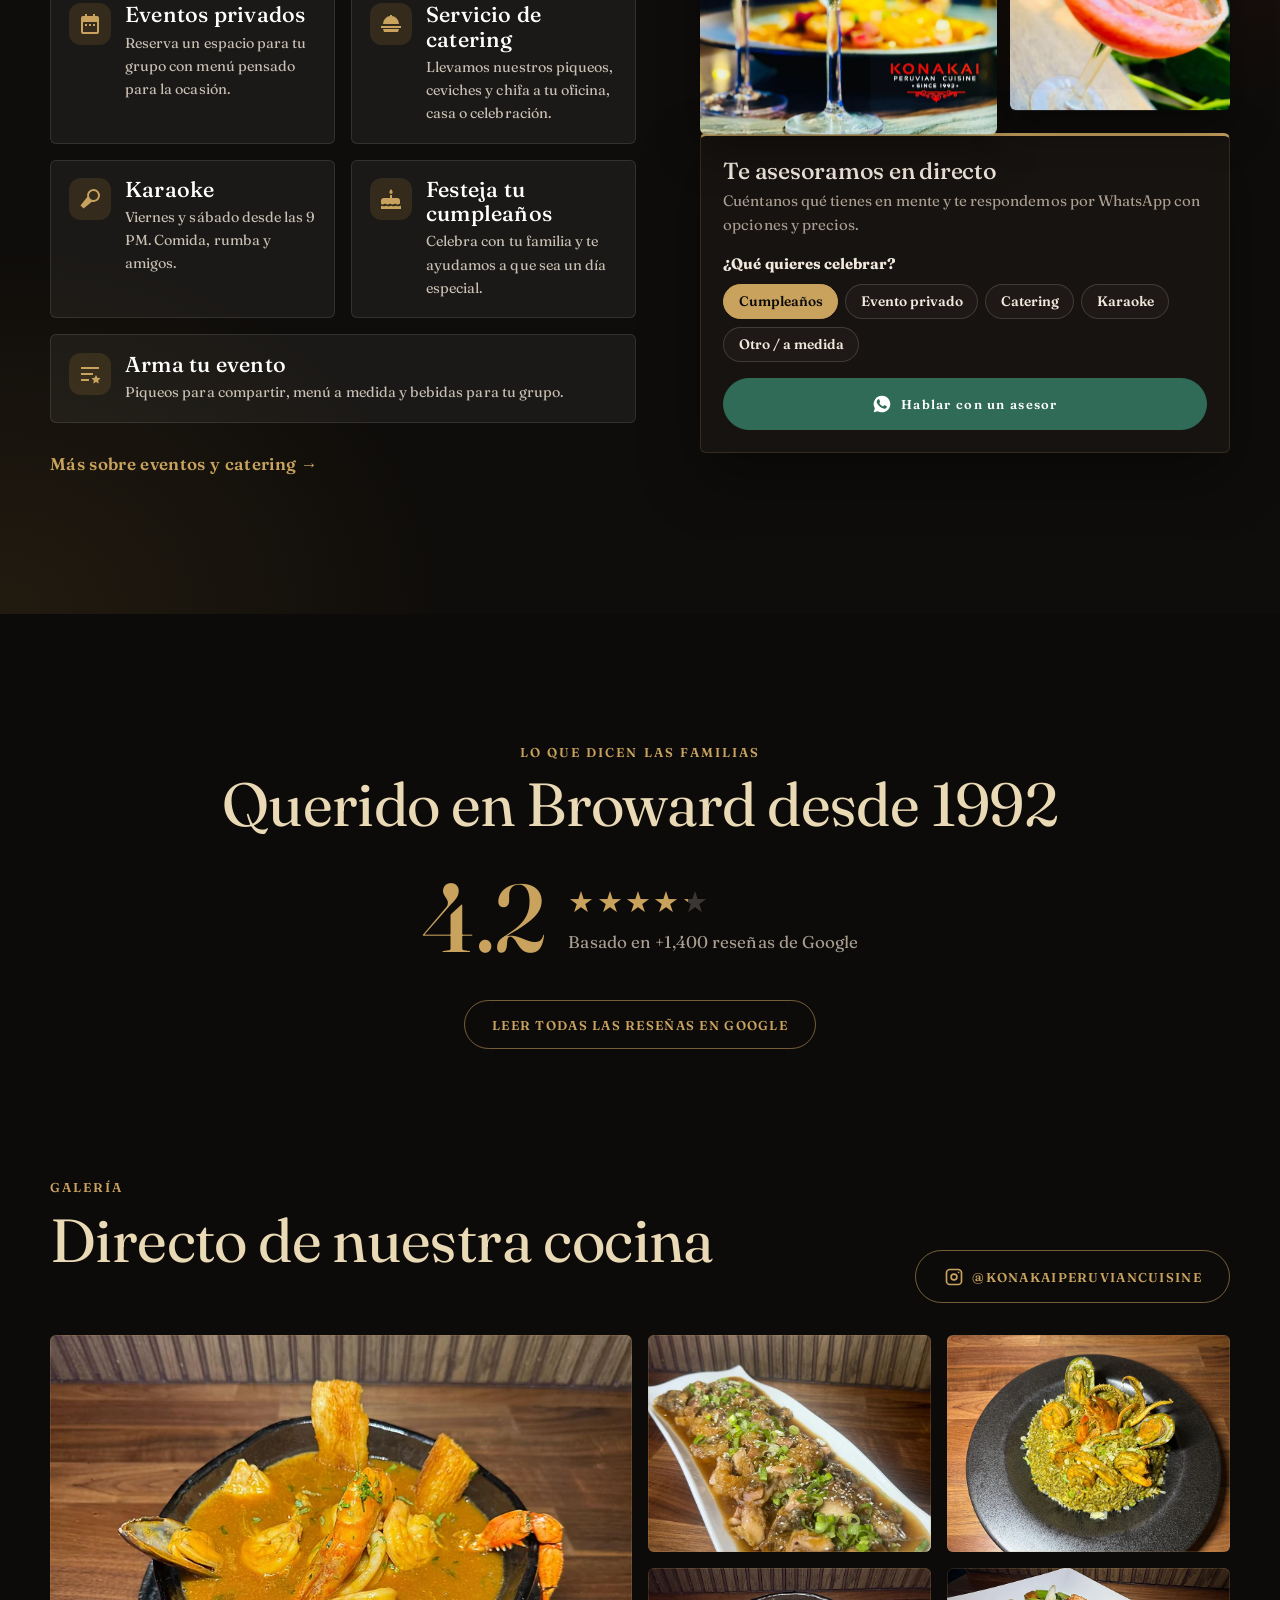
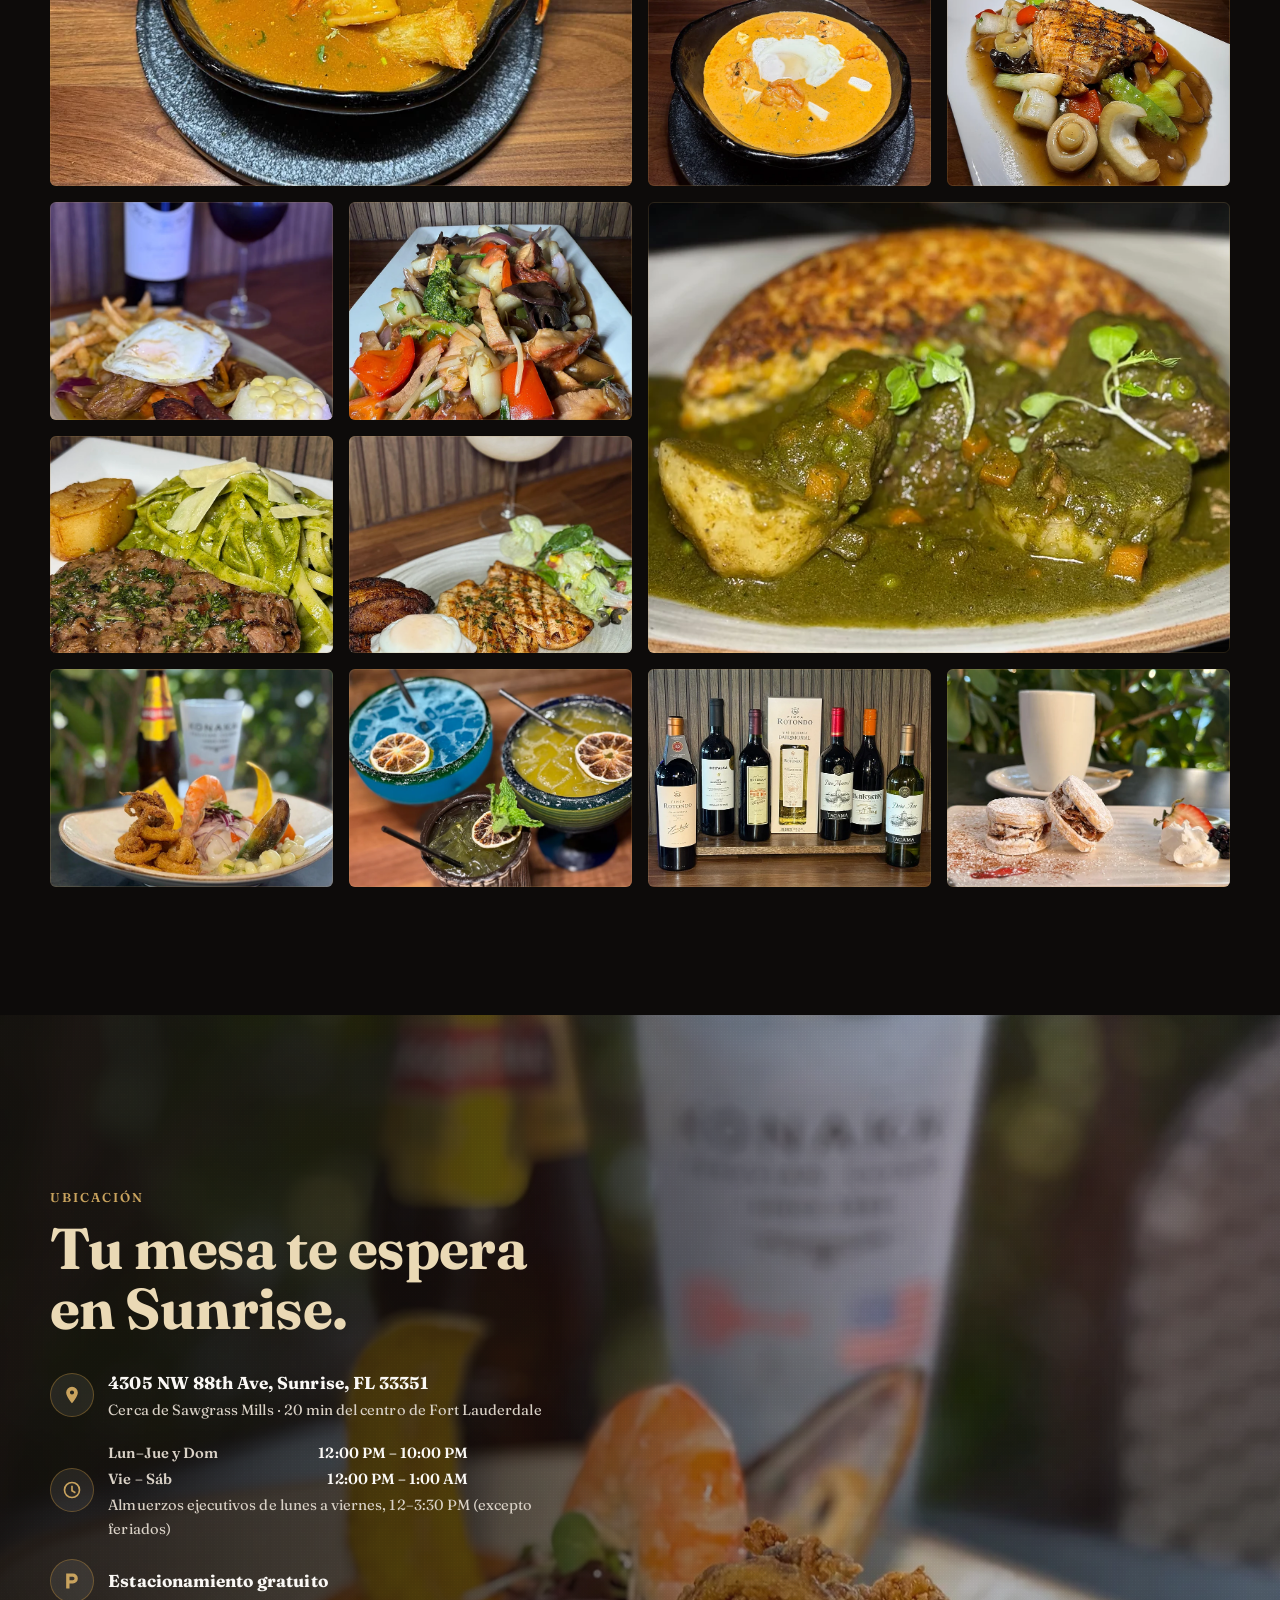
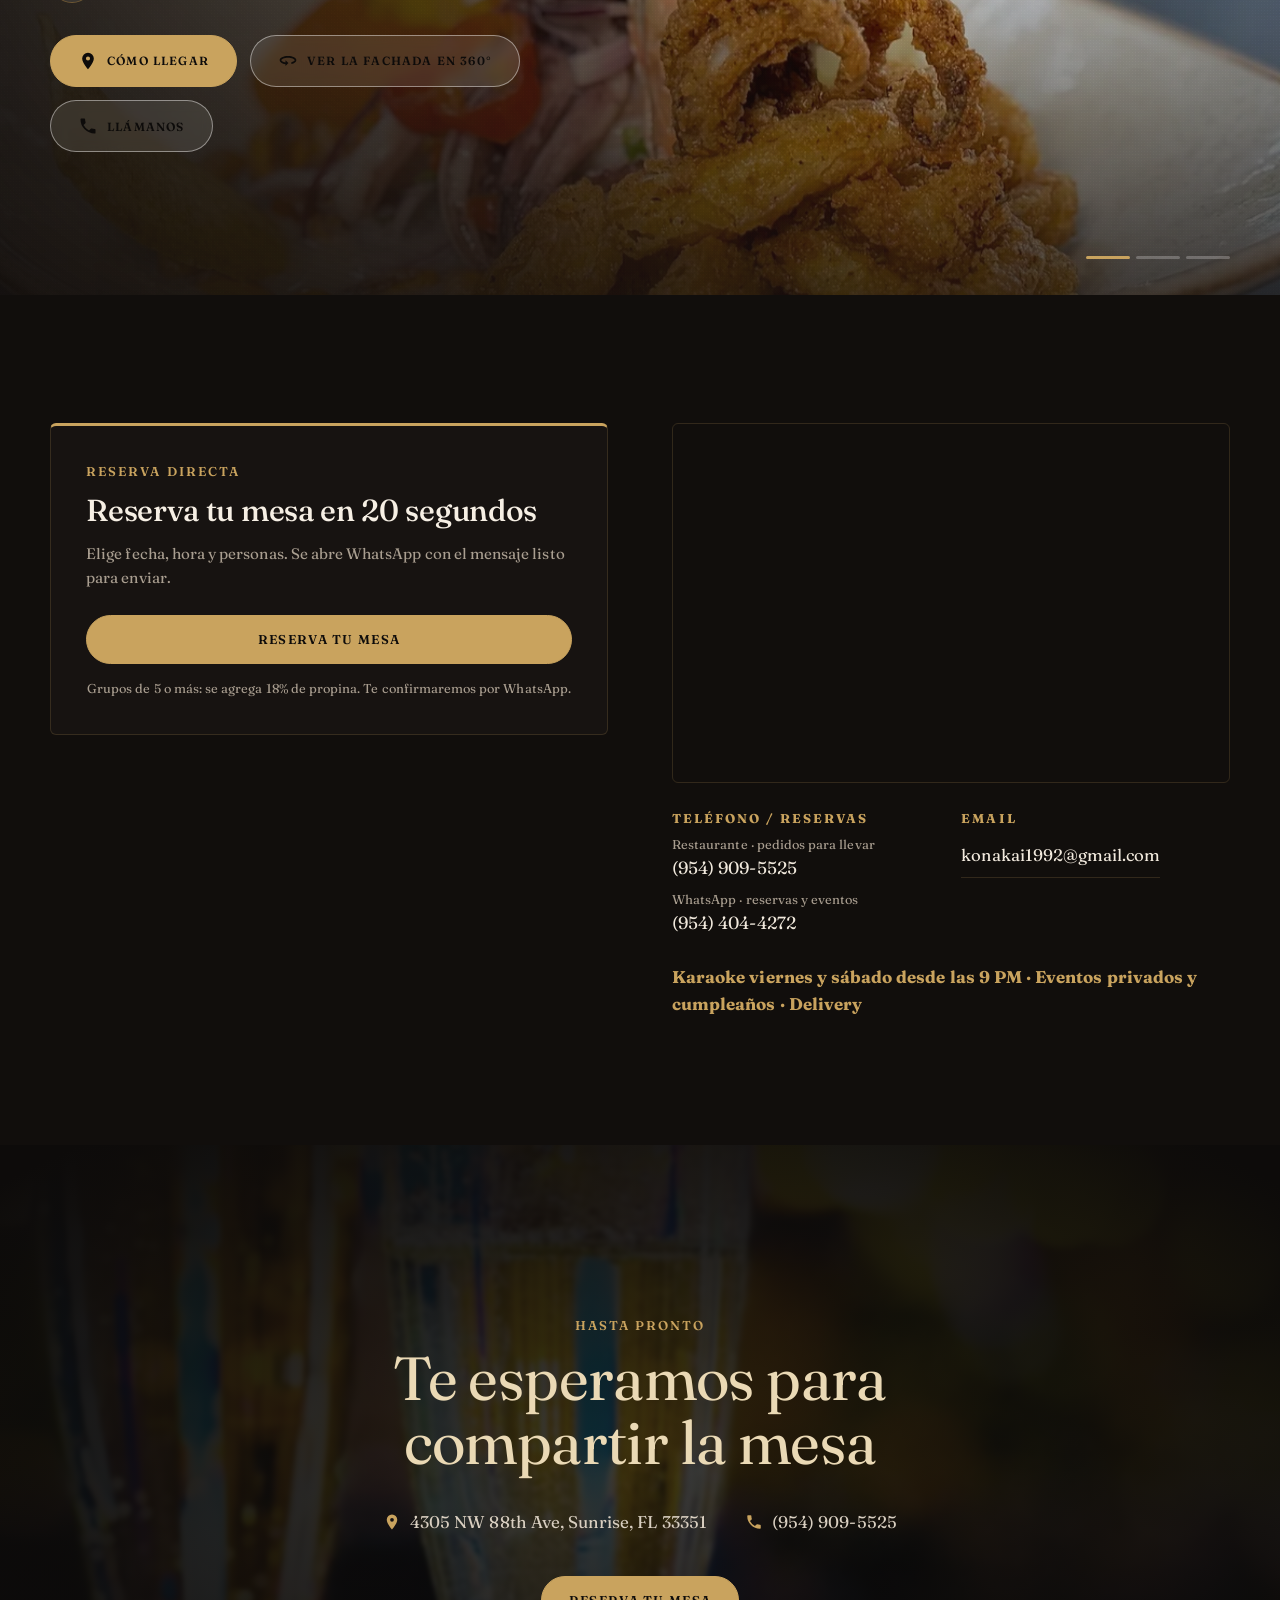
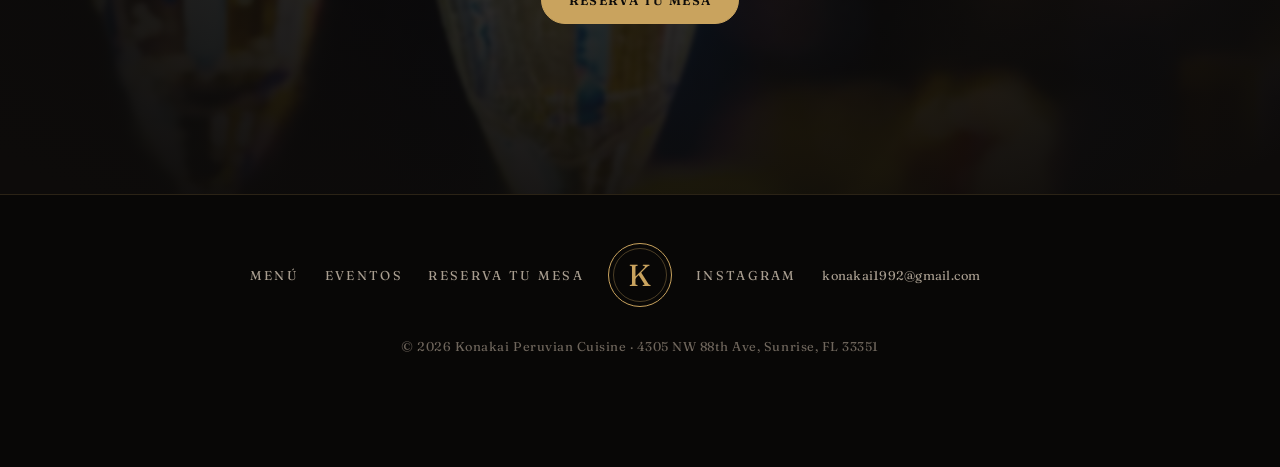
<file: es/index.html>
<!doctype html>
<html lang="es">
<head>
  <meta charset="utf-8">
  <meta name="viewport" content="width=device-width, initial-scale=1, viewport-fit=cover">
  <title>Konakai Peruvian Cuisine | Restaurante peruano en Sunrise, FL</title>
  <meta name="description" content="Restaurante peruano familiar desde 1992 en Sunrise, FL, a minutos de Sawgrass Mills y Fort Lauderdale. Ceviche, lomo saltado, arroz chaufa, mariscos y platos de la selva. Reserva por WhatsApp.">
  <link rel="canonical" href="https://konakai-web.vercel.app/es/">
  <link rel="alternate" hreflang="en" href="https://konakai-web.vercel.app/">
  <link rel="alternate" hreflang="es" href="https://konakai-web.vercel.app/es/">
  <link rel="alternate" hreflang="x-default" href="https://konakai-web.vercel.app/">
  <meta name="robots" content="index, follow, max-image-preview:large">

  <meta property="og:type" content="restaurant.restaurant">
  <meta property="og:site_name" content="Konakai Peruvian Cuisine">
  <meta property="og:url" content="https://konakai-web.vercel.app/es/">
  <meta property="og:title" content="Konakai Peruvian Cuisine | Restaurante peruano en Sunrise, FL">
  <meta property="og:description" content="Family-owned since 1992. Ceviche, lomo saltado, chifa and seafood near Fort Lauderdale.">
  <meta property="og:image" content="https://konakai-web.vercel.app/img/og-konakai.jpg?v=3">
  <meta property="og:image:width" content="1200">
  <meta property="og:image:height" content="630">
  <meta property="og:locale" content="es_US">
  <meta property="og:locale:alternate" content="en_US">
  <meta name="twitter:card" content="summary_large_image">

  <meta name="theme-color" content="#0D0B0A">
  <link rel="icon" href="/img/icon.svg" type="image/svg+xml">
  <link rel="apple-touch-icon" href="/img/apple-touch-icon.png">

  <link rel="preload" as="image" type="image/webp" imagesrcset="/img/hero-ceviche-mixto-400.webp?v=5 400w, /img/hero-ceviche-mixto-800.webp?v=5 800w, /img/hero-ceviche-mixto-1400.webp?v=5 1400w, /img/hero-ceviche-mixto-2400.webp?v=5 2400w" imagesizes="100vw" fetchpriority="high">
  <link rel="preconnect" href="https://fonts.googleapis.com">
  <link rel="preconnect" href="https://fonts.gstatic.com" crossorigin>
  <link href="https://fonts.googleapis.com/css2?family=Fraunces:opsz,wght@9..144,300..700&display=swap" rel="stylesheet">
  <link rel="stylesheet" href="/styles.css">

  <script type="application/ld+json">
  {
    "@context": "https://schema.org",
    "@type": "Restaurant",
    "@id": "https://konakai-web.vercel.app/#restaurant",
    "name": "Konakai Peruvian Cuisine",
    "alternateName": ["Konakai", "Konakai Peruvian Restaurant"],
    "description": "Family-owned Peruvian and Chifa (Peruvian-Chinese) restaurant since 1992.",
    "url": "https://konakai-web.vercel.app/",
    "telephone": "+1-954-909-5525",
    "email": "konakai1992@gmail.com",
    "priceRange": "$20–30",
    "image": [
      "https://konakai-web.vercel.app/img/og-konakai.jpg?v=5",
      "https://konakai-web.vercel.app/img/hero-trilogia-ceviches.jpg?v=5",
      "https://konakai-web.vercel.app/img/pulpo-anticuchero.jpg?v=5"
    ],
    "servesCuisine": ["Peruvian", "Chifa", "Seafood", "Latin American"],
    "hasMenu": "https://konakai-web.vercel.app/menu",
    "hasMap": "https://maps.google.com/?cid=11511504645038760523",
    "amenityFeature": [{ "@type": "LocationFeatureSpecification", "name": "Free parking", "value": true }],
    "acceptsReservations": true,
    "address": {
      "@type": "PostalAddress",
      "streetAddress": "4305 NW 88th Ave",
      "addressLocality": "Sunrise",
      "addressRegion": "FL",
      "postalCode": "33351",
      "addressCountry": "US"
    },
    "areaServed": ["Sunrise", "Fort Lauderdale", "Plantation", "Tamarac", "Lauderhill", "Broward County"],
    "openingHoursSpecification": [
      { "@type": "OpeningHoursSpecification", "dayOfWeek": ["Sunday","Monday","Tuesday","Wednesday","Thursday"], "opens": "12:00", "closes": "22:00" },
      { "@type": "OpeningHoursSpecification", "dayOfWeek": ["Friday","Saturday"], "opens": "12:00", "closes": "01:00" }
    ],
    "aggregateRating": { "@type": "AggregateRating", "ratingValue": "4.2", "reviewCount": "1439", "bestRating": "5" },
    "sameAs": ["https://www.instagram.com/konakaiperuviancuisine/"]
  }
  </script>
<!--MENU-LD:START-->

<!--MENU-LD:END-->
</head>
<body>
<a class="skip" href="#main" data-i18n="a11y.skip">Ir al contenido</a>

<!-- 1. HEADER -->
<header class="nav" id="top">
  <a class="brand" href="/es/" aria-label="Konakai Peruvian Cuisine, home"><span class="brand-name">KONAKAI</span><span class="brand-sub">Peruvian Cuisine</span></a>
  <nav class="nav-links" id="navLinks" aria-label="Main">
    <a href="/es/menu" data-i18n="nav.menu">Menú</a>
    <a href="/es/#about" data-i18n="nav.about">Nosotros</a>
    <a href="/es/eventos" data-i18n="nav.events">Eventos</a>
    <a href="/es/#reviews" data-i18n="nav.reviews">Reseñas</a>
    <a href="/es/#gallery" data-i18n="nav.gallery">Galería</a>
    <a href="/es/#visit" data-i18n="nav.visit">Ubicación</a>
  </nav>
  <div class="nav-actions">
    <button class="lang" id="langToggle" type="button" aria-label="Cambiar a español">ES</button>
    <a class="btn btn-sm js-wa-dep nav-call" href="#reserve" data-reserve data-i18n="cta.reserve">Reservar mesa</a>
    <button class="burger" id="burger" type="button" aria-expanded="false" aria-controls="navLinks" aria-label="Open menu">
      <span></span><span></span>
    </button>
  </div>
</header>

<main id="main">
  <!-- 2. HERO (estilo F&B: centrado, foto nocturna, horario en fila) -->
  <section class="hero" aria-labelledby="hero-title">
    <picture>
      <source type="image/webp" srcset="/img/hero-ceviche-mixto-400.webp?v=5 400w, /img/hero-ceviche-mixto-800.webp?v=5 800w, /img/hero-ceviche-mixto-1400.webp?v=5 1400w, /img/hero-ceviche-mixto-2400.webp?v=5 2400w" sizes="100vw">
      <img src="/img/hero-ceviche-mixto.jpg?v=5" alt="Konakai seafood ceviche with fried calamari, a Cusqueña beer and a Konakai glass" fetchpriority="high" width="1600" height="1200">
    </picture>
    <div class="hero-copy">
      <h1 id="hero-title"><span class="h1-brand">Konakai</span><span class="h1-brand2">Peruvian Cuisine</span><span class="h1-sub" data-i18n="hero.sub">Sunrise, Florida · desde 1992</span></h1>
      <div class="hero-ctas">
        <a class="btn js-wa-dep" href="#reserve" data-reserve data-i18n="cta.book">Reserva tu mesa</a>
        <a class="btn btn-ghost" href="#menu" data-i18n="cta.menu">Ver la carta</a>
      </div>
    </div>
    <a class="scroll-cue" href="#menu" aria-label="Scroll"><span></span></a>
  </section>
  <div class="hero-strip">
    <div class="hero-status">
      <span class="open-chip js-open-chip" hidden><i aria-hidden="true"></i><span></span></span>
      <a class="rating-pill" href="#reviews">
      <span class="stars" aria-hidden="true">★★★★☆</span>
      <strong>4.2</strong>
      <span data-i18n="hero.rating">+1,400 reseñas en Google</span>
      </a>
    </div>
  </div>

  <!-- 3. PLATOS ESTRELLA -->
  <section class="menu wrap" id="menu" aria-labelledby="menu-title">
    <div class="menu-intro">
      <div class="menu-intro-copy">
        <p class="eyebrow" data-i18n="menu.eyebrow">Sabores que se sienten</p>
        <h2 id="menu-title" data-i18n="menu.title">Nuestra Carta</h2>
        <p data-i18n="menu.lead">Ceviches curados al momento, platos tradicionales al wok, nuestro famoso chifa y los sabores de la selva. 174 platos, cocinados como lo hace nuestra familia desde 1992.</p>
        <div class="hero-ctas">
          <a class="btn btn-ghost js-wa-dep" href="#reserve" data-reserve data-i18n="cta.book">Reserva tu mesa</a>
          <a class="btn btn-ghost" href="/es/menu" data-i18n="menu.full">Ver la carta completa</a>
        </div>
      </div>
      <figure class="menu-orb">
        <picture><source type="image/webp" srcset="/img/piqueo-frio-orb-400.webp?v=6 400w, /img/piqueo-frio-orb-800.webp?v=6 800w, /img/piqueo-frio-orb-1400.webp?v=6 1400w, /img/piqueo-frio-orb-2400.webp?v=6 2400w" sizes="(max-width: 860px) 80vw, 420px"><img src="/img/piqueo-frio-orb.jpg?v=6" alt="Piqueo frío" loading="lazy"></picture>
      </figure>
    </div>
    <h3 class="fav-title" data-i18n="menu.favs">Favoritos de la casa</h3>
    <div class="dish-grid" id="featuredGrid"></div>

    <div class="center">
      <a class="btn btn-ghost" href="/es/menu" data-i18n="menu.full">Ver la carta completa</a>
    </div>
  </section>

  <!-- PEDIDOS / DELIVERY -->
  <div class="wrap">
    <div class="orderbar" id="orderBar">
      <div class="orderbar-text"><svg viewBox="0 0 24 24" aria-hidden="true"><path d="M7 7V6a5 5 0 0 1 10 0v1h3l1 15H3L4 7zm2 0h6V6a3 3 0 0 0-6 0z"/></svg><div><strong data-i18n="order.title">¿Lo quieres en casa?</strong><span data-i18n="order.sub">Pide para llevar sin comisiones por WhatsApp, o delivery por Uber Eats.</span></div></div>
      <div class="orderbar-actions">
        <a class="obtn o-wa js-wa-pickup" href="#" target="_blank" rel="noopener"><svg viewBox="0 0 24 24" aria-hidden="true"><path d="M12 2a10 10 0 0 0-8.6 15.1L2 22l5-1.3A10 10 0 1 0 12 2zm5.6 14.2c-.2.7-1.4 1.3-2 1.4-.5.1-1.2.1-1.9-.1-.4-.1-1-.3-1.7-.6-3-1.3-4.9-4.3-5.1-4.5-.1-.2-1.2-1.6-1.2-3.1s.8-2.2 1.1-2.5c.3-.3.6-.4.8-.4h.6c.2 0 .4 0 .6.5l.9 2.1c.1.2.1.4 0 .5l-.3.5-.4.5c-.1.1-.3.3-.1.6.2.3.8 1.3 1.7 2.1 1.2 1 2.1 1.4 2.4 1.5.3.2.5.1.6-.1l.9-1.1c.2-.3.4-.2.6-.1l2 1c.3.1.5.2.5.3.1.2.1.7-.1 1.4z"/></svg><span data-i18n="order.waPickup">Pedir para llevar por WhatsApp</span></a>
        <div class="order-links" id="orderLinks"></div>
        <a class="obtn o-call js-call" href="#"><svg viewBox="0 0 24 24" aria-hidden="true"><path d="M6.6 10.8a15.1 15.1 0 0 0 6.6 6.6l2.2-2.2a1 1 0 0 1 1-.25 11.4 11.4 0 0 0 3.6.57 1 1 0 0 1 1 1V20a1 1 0 0 1-1 1A17 17 0 0 1 3 4a1 1 0 0 1 1-1h3.5a1 1 0 0 1 1 1c0 1.25.2 2.45.57 3.57a1 1 0 0 1-.25 1z"/></svg><span data-i18n="order.call">Llamar:</span> <span class="js-phone1"></span></a>
      </div>
    </div>
  </div>

  <!-- 4. LA EXPERIENCIA KONAKAI -->
  <section class="about" id="about" aria-labelledby="about-title">
    <div class="wrap about-grid">
      <div class="about-copy">
        <p class="eyebrow" data-i18n="about.eyebrow">La experiencia Konakai</p>
        <h2 id="about-title" data-i18n="about.title">Tres décadas de cocina peruana, una sola familia.</h2>
        <p data-i18n="about.p1">Konakai es un restaurante familiar desde 1992. Cocinamos todo el Perú: ceviches de la costa, platos tradicionales como el lomo saltado y el ají de gallina, y el chifa, la cocina peruano-china al wok que nos hizo conocidos.</p>
        <p data-i18n="about.p2">Pescado fresco, ají peruano de verdad y recetas de casa. Un ambiente cálido y familiar para cumpleaños, almuerzos de domingo y cenas largas con amigos.</p>
        <ul class="pillars">
          <li><strong data-i18n="pill.1.t">Especialistas en chifa</strong><span data-i18n="pill.1.p">Arroz chaufa y saltados al wok con el verdadero sabor ahumado.</span></li>
          <li><strong data-i18n="pill.2.t">Del mar</strong><span data-i18n="pill.2.p">Ceviches, parihuela, choros a la chalaca y pulpo anticuchero.</span></li>
          <li><strong data-i18n="pill.3.t">Sabores de la selva</strong><span data-i18n="pill.3.p">Tacacho, cecina y juane, difíciles de encontrar en Florida.</span></li>
        </ul>
      </div>
      <div class="about-imgs" id="aboutImgs"></div>
    </div>
  </section>

  <!-- EVENTOS -->
  <section class="events" id="events" aria-labelledby="ev-title">
    <div class="wrap events-grid">
      <div class="events-copy">
        <p class="eyebrow" data-i18n="ev.eyebrow">Eventos y celebraciones</p>
        <h2 id="ev-title" data-i18n="ev.title">Arma tu evento en Konakai</h2>
        <p class="events-lead" data-i18n="ev.lead">Cumpleaños, reuniones de empresa, aniversarios o una noche de karaoke con amigos: ponemos la comida peruana, el ambiente y la música. Tú solo disfruta.</p>
        <ul class="ev-cards">
          <li><svg viewBox="0 0 24 24" aria-hidden="true"><path d="M7 2v2H5a2 2 0 0 0-2 2v14a2 2 0 0 0 2 2h14a2 2 0 0 0 2-2V6a2 2 0 0 0-2-2h-2V2h-2v2H9V2zm-2 8h14v10H5zm2 2v2h2v-2zm4 0v2h2v-2zm4 0v2h2v-2z"/></svg><div><h3 data-i18n="ev.1.t">Eventos privados</h3><p data-i18n="ev.1.p">Reserva un espacio para tu grupo con menú pensado para la ocasión.</p></div></li>
          <li><svg viewBox="0 0 24 24" aria-hidden="true"><path d="M11 4.1V3h2v1.1A8 8 0 0 1 20 12H4a8 8 0 0 1 7-7.9zM2 14h20v2H2zm2 3h16l-1 3H5z"/></svg><div><h3 data-i18n="ev.2.t">Servicio de catering</h3><p data-i18n="ev.2.p">Llevamos nuestros piqueos, ceviches y chifa a tu oficina, casa o celebración.</p></div></li>
          <li><svg viewBox="0 0 24 24" aria-hidden="true"><path d="M15.5 2a6.5 6.5 0 0 0-6.3 8.1L2.5 18.4l3.1 3.1 8.3-6.7A6.5 6.5 0 1 0 15.5 2zm0 2a4.5 4.5 0 1 1 0 9 4.5 4.5 0 0 1 0-9z"/></svg><div><h3 data-i18n="ev.3.t">Karaoke</h3><p data-i18n="ev.3.p">Viernes y sábado desde las 9 PM. Comida, rumba y amigos.</p></div></li>
          <li><svg viewBox="0 0 24 24" aria-hidden="true"><path d="M12 2c1.1 1.3 1.6 2.4 1.6 3.3A1.6 1.6 0 0 1 12 7a1.6 1.6 0 0 1-1.6-1.7c0-.9.5-2 1.6-3.3zM11 8h2v3h5a3 3 0 0 1 3 3v2.5c-.8.6-1.7.9-2.5.9s-1.7-.3-2.5-.9a4.1 4.1 0 0 1-5 0 4.1 4.1 0 0 1-5 0c-.8.6-1.7.9-2.5.9S2.8 17.1 2 16.5V14a3 3 0 0 1 3-3h6zm-9 10.8c.8.3 1.6.5 2.5.5 1 0 1.8-.2 2.5-.6.8.4 1.6.6 2.5.6s1.7-.2 2.5-.6c.8.4 1.6.6 2.5.6s1.7-.2 2.5-.6c.7.4 1.5.6 2.5.6.9 0 1.7-.2 2.5-.5V22H2z"/></svg><div><h3 data-i18n="ev.4.t">Festeja tu cumpleaños</h3><p data-i18n="ev.4.p">Celebra con tu familia y te ayudamos a que sea un día especial.</p></div></li>
          <li><svg viewBox="0 0 24 24" aria-hidden="true"><path d="M3 5h18v2H3zm0 6h12v2H3zm0 6h8v2H3zm15-4 1.4 2.8 3.1.5-2.3 2.2.6 3.1-2.8-1.5-2.8 1.5.6-3.1-2.3-2.2 3.1-.5z"/></svg><div><h3 data-i18n="ev.5.t">Arma tu evento</h3><p data-i18n="ev.5.p">Piqueos para compartir, menú a medida y bebidas para tu grupo.</p></div></li>
        </ul>
        <a class="ev-more" href="/es/eventos" data-i18n="ev.more">Más sobre eventos y catering →</a>
      </div>
      <div class="events-side">
        <div class="ev-photos">
          <picture class="evp evp-1" data-speed="0.06"><source type="image/webp" srcset="/img/ev-brindis-800.webp?v=5 800w, /img/ev-brindis-1400.webp?v=5 1400w, /img/ev-brindis-2400.webp?v=5 2400w" sizes="(max-width: 900px) 55vw, 26vw"><img src="/img/ev-brindis.jpg?v=5" alt="Champagne toast at Konakai" loading="lazy"></picture>
          <picture class="evp evp-2"><source type="image/webp" srcset="/img/ev-piqueo-800.webp?v=5 800w, /img/ev-piqueo-1400.webp?v=5 1400w, /img/ev-piqueo-2400.webp?v=5 2400w" sizes="(max-width: 900px) 40vw, 18vw"><img src="/img/ev-piqueo.jpg?v=5" alt="Seafood platter to share" loading="lazy"></picture>
          <picture class="evp evp-3" data-speed="-0.05"><source type="image/webp" srcset="/img/ev-coctel-800.webp?v=5 800w, /img/ev-coctel-1400.webp?v=5 1400w, /img/ev-coctel-2400.webp?v=5 2400w" sizes="(max-width: 900px) 40vw, 18vw"><img src="/img/ev-coctel.jpg?v=5" alt="Frozen cocktail" loading="lazy"></picture>
        </div>
        <div class="ev-cta js-wa-dep">
          <h3 data-i18n="ev.cta.t">Te asesoramos en directo</h3>
          <p data-i18n="ev.cta.p">Cuéntanos qué tienes en mente y te respondemos por WhatsApp con opciones y precios.</p>
          <p class="ev-pick" data-i18n="ev.cta.pick">¿Qué quieres celebrar?</p>
          <div class="chips" id="evChips"></div>
          <a class="btn btn-wa btn-block js-wa-event" href="#" target="_blank" rel="noopener"><svg viewBox="0 0 24 24" aria-hidden="true"><path d="M12 2a10 10 0 0 0-8.6 15.1L2 22l5-1.3A10 10 0 1 0 12 2zm5.6 14.2c-.2.7-1.4 1.3-2 1.4-.5.1-1.2.1-1.9-.1-.4-.1-1-.3-1.7-.6-3-1.3-4.9-4.3-5.1-4.5-.1-.2-1.2-1.6-1.2-3.1s.8-2.2 1.1-2.5c.3-.3.6-.4.8-.4h.6c.2 0 .4 0 .6.5l.9 2.1c.1.2.1.4 0 .5l-.3.5-.4.5c-.1.1-.3.3-.1.6.2.3.8 1.3 1.7 2.1 1.2 1 2.1 1.4 2.4 1.5.3.2.5.1.6-.1l.9-1.1c.2-.3.4-.2.6-.1l2 1c.3.1.5.2.5.3.1.2.1.7-.1 1.4z"/></svg><span data-i18n="ev.cta.btn">Hablar con un asesor</span></a>
        </div>
      </div>
    </div>
  </section>

  <!-- 5. RESEÑAS -->
  <section class="reviews wrap" id="reviews" aria-labelledby="reviews-title">
    <div class="section-head center-head">
      <p class="eyebrow" data-i18n="reviews.eyebrow">Lo que dicen las familias</p>
      <h2 id="reviews-title" data-i18n="reviews.title">Querido en Broward desde 1992</h2>
    </div>
    <div class="score">
      <div class="score-num">4.2</div>
      <div>
        <div class="stars big" aria-label="4.2 out of 5 stars">★★★★<span class="half">★</span></div>
        <p data-i18n="reviews.count">Basado en +1,400 reseñas de Google</p>
      </div>
    </div>
    <div class="quotes" id="quotes"></div>
    <div class="center">
      <a class="btn btn-ghost js-reviews" href="#" target="_blank" rel="noopener" data-i18n="reviews.cta">Leer todas las reseñas en Google</a>
    </div>
  </section>

  <!-- GALERÍA -->
  <section class="gallery wrap" id="gallery" aria-labelledby="gallery-title">
    <div class="section-head gallery-head">
      <div>
        <p class="eyebrow" data-i18n="gallery.eyebrow">Galería</p>
        <h2 id="gallery-title" data-i18n="gallery.title">Directo de nuestra cocina</h2>
      </div>
      <a class="btn btn-ghost btn-ig js-ig" href="https://www.instagram.com/konakaiperuviancuisine/" target="_blank" rel="noopener"><svg viewBox="0 0 24 24" aria-hidden="true"><path d="M7 2h10a5 5 0 0 1 5 5v10a5 5 0 0 1-5 5H7a5 5 0 0 1-5-5V7a5 5 0 0 1 5-5zm0 2a3 3 0 0 0-3 3v10a3 3 0 0 0 3 3h10a3 3 0 0 0 3-3V7a3 3 0 0 0-3-3zm5 3.5a4.5 4.5 0 1 1 0 9 4.5 4.5 0 0 1 0-9zm0 2a2.5 2.5 0 1 0 0 5 2.5 2.5 0 0 0 0-5zM17.5 5.5a1 1 0 1 1 0 2 1 1 0 0 1 0-2z"/></svg><span>@konakaiperuviancuisine</span></a>
    </div>
    <div class="masonry" id="galleryGrid"></div>
  </section>

  <!-- 6. UBICACIÓN (módulo cinematográfico) -->
  <section class="location" id="visit" aria-labelledby="loc-title">
    <div class="kb" aria-hidden="true">
      <figure class="kb-slide kb-a is-active run"><picture><source type="image/webp" srcset="/img/loc-terraza-800.webp?v=5 800w, /img/loc-terraza-1400.webp?v=5 1400w, /img/loc-terraza-2400.webp?v=5 2400w" sizes="100vw"><img src="/img/loc-terraza.jpg?v=5" alt="" decoding="async"></picture></figure>
      <figure class="kb-slide kb-b"><picture><source type="image/webp" srcset="/img/loc-jardin-800.webp?v=5 800w, /img/loc-jardin-1400.webp?v=5 1400w, /img/loc-jardin-2400.webp?v=5 2400w" sizes="100vw"><img src="/img/loc-jardin.jpg?v=5" alt="" loading="lazy" decoding="async"></picture></figure>
      <figure class="kb-slide kb-c"><picture><source type="image/webp" srcset="/img/loc-noche-800.webp?v=5 800w, /img/loc-noche-1400.webp?v=5 1400w, /img/loc-noche-2400.webp?v=5 2400w" sizes="100vw"><img src="/img/loc-noche.jpg?v=5" alt="" loading="lazy" decoding="async"></picture></figure>
      <div class="kb-shade"></div>
      <div class="kb-grain"></div>
    </div>

    <div class="wrap loc-inner">
      <div class="loc-card">
        <p class="eyebrow" data-i18n="loc.eyebrow">Ubicación</p>
        <h2 id="loc-title" data-i18n="loc.title">Tu mesa te espera en Sunrise.</h2>
        <ul class="loc-list">
          <li><svg viewBox="0 0 24 24" aria-hidden="true"><path d="M12 2a7 7 0 0 0-7 7c0 5.25 7 13 7 13s7-7.75 7-13a7 7 0 0 0-7-7zm0 9.5A2.5 2.5 0 1 1 12 6.5a2.5 2.5 0 0 1 0 5z"/></svg><div><strong class="js-address"></strong><span data-i18n="visit.near">Cerca de Sawgrass Mills · 20 min del centro de Fort Lauderdale</span></div></li>
          <li><svg viewBox="0 0 24 24" aria-hidden="true"><path fill-rule="evenodd" d="M12 2a10 10 0 1 1 0 20 10 10 0 0 1 0-20zm0 2a8 8 0 1 0 0 16 8 8 0 0 0 0-16zm1 3v5.4l3.6 2.1-1 1.7L11 13.5V7z"/></svg><div><ul class="hours js-hours"></ul><span data-i18n="visit.lunch">Almuerzos ejecutivos de lunes a viernes, 12–3:30 PM (excepto feriados)</span></div></li>
          <li><svg viewBox="0 0 24 24" aria-hidden="true"><path d="M5 3h8a6 6 0 0 1 0 12H9v6H5zm4 4v4h4a2 2 0 0 0 0-4z"/></svg><div><strong data-i18n="loc.parking">Estacionamiento gratuito</strong></div></li>
        </ul>
        <div class="loc-ctas">
          <a class="btn btn-lg js-directions" href="#" target="_blank" rel="noopener"><svg viewBox="0 0 24 24" aria-hidden="true"><path d="M12 2a7 7 0 0 0-7 7c0 5.25 7 13 7 13s7-7.75 7-13a7 7 0 0 0-7-7zm0 9.5A2.5 2.5 0 1 1 12 6.5a2.5 2.5 0 0 1 0 5z"/></svg><span data-i18n="cta.directions">Cómo llegar</span></a>
          <button class="btn btn-glass" type="button" id="sv360Open"><svg viewBox="0 0 24 24" aria-hidden="true"><path d="M12 6c-5.5 0-10 2.2-10 5 0 2.2 2.9 4.1 7 4.8V18l3.5-3.5L9 11v2.7c-3-.6-5-1.8-5-2.7 0-1.3 3.4-3 8-3s8 1.7 8 3c0 .8-1.5 1.8-4 2.5v2.1c3.5-.8 6-2.6 6-4.6 0-2.8-4.5-5-10-5z"/></svg><span data-i18n="sv.open">Ver la fachada en 360°</span></button>
          <a class="btn btn-glass js-call" href="#"><svg viewBox="0 0 24 24" aria-hidden="true"><path d="M6.6 10.8a15.1 15.1 0 0 0 6.6 6.6l2.2-2.2a1 1 0 0 1 1-.25 11.4 11.4 0 0 0 3.6.57 1 1 0 0 1 1 1V20a1 1 0 0 1-1 1A17 17 0 0 1 3 4a1 1 0 0 1 1-1h3.5a1 1 0 0 1 1 1c0 1.25.2 2.45.57 3.57a1 1 0 0 1-.25 1z"/></svg><span data-i18n="cta.call">Llámanos</span></a>
        </div>
      </div>
    </div>

    <div class="kb-ui wrap" aria-hidden="true">
      <div class="kb-bars"><span class="kb-bar"><i></i></span><span class="kb-bar"><i></i></span><span class="kb-bar"><i></i></span></div>
    </div>
  </section>

  <!-- RESERVA + MAPA + CONTACTO -->
  <section class="visit" aria-label="Reservations and contact">
    <div class="wrap visit-grid">
      <div class="reserve-card" id="reserve">
        <p class="eyebrow" data-i18n="res.eyebrow">Reserva directa</p>
        <h3 class="reserve-title" data-i18n="res.title">Reserva tu mesa en 20 segundos</h3>
        <p class="reserve-lead" data-i18n="res.lead">Elige fecha, hora y personas. Se abre WhatsApp con el mensaje listo para enviar.</p>
        <button class="btn btn-block js-open-reserve js-wa-dep" type="button" data-i18n="cta.book">Reserva tu mesa</button>
        <p class="reserve-fine" data-i18n="res.fine">Grupos de 5 o más: se agrega 18% de propina. Te confirmaremos por WhatsApp.</p>
      </div>
      <div class="visit-side">
        <div class="map">
          <iframe class="js-map" title="Map to Konakai Peruvian Cuisine" loading="lazy" referrerpolicy="no-referrer-when-downgrade"></iframe>
        </div>
        <dl class="info">
          <div class="js-phone-row"><dt data-i18n="visit.phone">Teléfono / reservas</dt><dd class="js-phones"></dd></div>
          <div><dt data-i18n="visit.email">Email</dt><dd><a class="js-email" href="#"></a></dd></div>
        </dl>
        <p class="events-line" data-i18n="visit.events">Karaoke viernes y sábado desde las 9 PM · Eventos privados y cumpleaños · Delivery</p>
      </div>
    </div>
  </section>
  <!-- CIERRE (estilo F&B) -->
  <section class="closing" aria-labelledby="closing-title">
    <picture>
      <source type="image/webp" srcset="/img/ev-brindis-800.webp?v=5 800w, /img/ev-brindis-1400.webp?v=5 1400w, /img/ev-brindis-2400.webp?v=5 2400w" sizes="100vw">
      <img src="/img/ev-brindis.jpg?v=5" alt="" loading="lazy" decoding="async">
    </picture>
    <div class="wrap closing-inner">
      <p class="eyebrow" data-i18n="closing.eyebrow">Hasta pronto</p>
      <h2 id="closing-title" data-i18n="closing.title">Te esperamos para compartir la mesa</h2>
      <ul class="closing-info">
        <li><svg viewBox="0 0 24 24" aria-hidden="true"><path d="M12 2a7 7 0 0 0-7 7c0 5.25 7 13 7 13s7-7.75 7-13a7 7 0 0 0-7-7zm0 9.5A2.5 2.5 0 1 1 12 6.5a2.5 2.5 0 0 1 0 5z"/></svg><a class="js-directions" href="#" target="_blank" rel="noopener"><span class="js-address"></span></a></li>
        <li><svg viewBox="0 0 24 24" aria-hidden="true"><path d="M6.6 10.8a15.1 15.1 0 0 0 6.6 6.6l2.2-2.2a1 1 0 0 1 1-.25 11.4 11.4 0 0 0 3.6.57 1 1 0 0 1 1 1V20a1 1 0 0 1-1 1A17 17 0 0 1 3 4a1 1 0 0 1 1-1h3.5a1 1 0 0 1 1 1c0 1.25.2 2.45.57 3.57a1 1 0 0 1-.25 1z"/></svg><a class="js-call" href="#"><span class="js-phone1"></span></a></li>
      </ul>
      <a class="btn js-wa-dep" href="#reserve" data-reserve data-i18n="cta.book">Reserva tu mesa</a>
    </div>
  </section>
</main>

<footer class="footer">
  <div class="wrap footer-inner">
    <nav class="footer-links" aria-label="Footer">
      <a href="/es/menu" data-i18n="nav.menu">Menú</a>
      <a href="/es/eventos" data-i18n="nav.events">Eventos</a>
      <a href="#reserve" data-reserve data-i18n="cta.book">Reserva tu mesa</a>
    </nav>
    <a class="monogram" href="/es/" aria-label="Konakai, back to top"><span>K</span></a>
    <nav class="footer-links" aria-label="Social">
      <a class="js-ig" href="https://www.instagram.com/konakaiperuviancuisine/" target="_blank" rel="noopener">Instagram</a>
      <a class="js-email" href="#"></a>
    </nav>
  </div>
  <p class="footer-copy">© <span id="year"></span> Konakai Peruvian Cuisine · <span class="js-address"></span></p>
</footer>

<!-- Reserva: panel lateral accesible desde cualquier punto -->
<dialog class="drawer" id="reserveDrawer" aria-labelledby="drawerTitle">
  <button class="drawer-close" type="button" aria-label="Close">×</button>
  <h2 class="sr-only" id="drawerTitle" data-i18n="cta.book">Reserva tu mesa</h2>
      <form class="reserve" id="reserveForm" method="dialog" novalidate>
                <p class="eyebrow" data-i18n="res.eyebrow">Reserva directa</p>
        <h3 class="reserve-title" data-i18n="res.title">Reserva tu mesa en 20 segundos</h3>
        <p class="reserve-lead" data-i18n="res.lead">Elige fecha, hora y personas. Se abre WhatsApp con el mensaje listo para enviar.</p>
        <div class="field-grid">
          <label class="field"><span data-i18n="res.date">Fecha</span><input type="date" id="resDate" required></label>
          <label class="field"><span data-i18n="res.time">Hora</span><select id="resTime" required></select></label>
          <label class="field"><span data-i18n="res.people">Personas</span><select id="resPeople" required></select></label>
          <label class="field"><span data-i18n="res.name">Tu nombre</span><input type="text" id="resName" autocomplete="name" maxlength="60" placeholder="Opcional" data-i18n-ph="res.namePh"></label>
          <label class="field field-wide"><span data-i18n="res.notes">Ocasión o comentario (opcional)</span><input type="text" id="resNotes" maxlength="120" placeholder="Cumpleaños, silla de bebé…" data-i18n-ph="res.notesPh"></label>
        </div>
        <button class="btn btn-wa btn-block" type="submit">
          <svg viewBox="0 0 24 24" aria-hidden="true"><path d="M12 2a10 10 0 0 0-8.6 15.1L2 22l5-1.3A10 10 0 1 0 12 2zm5.6 14.2c-.2.7-1.4 1.3-2 1.4-.5.1-1.2.1-1.9-.1-.4-.1-1-.3-1.7-.6-3-1.3-4.9-4.3-5.1-4.5-.1-.2-1.2-1.6-1.2-3.1s.8-2.2 1.1-2.5c.3-.3.6-.4.8-.4h.6c.2 0 .4 0 .6.5l.9 2.1c.1.2.1.4 0 .5l-.3.5-.4.5c-.1.1-.3.3-.1.6.2.3.8 1.3 1.7 2.1 1.2 1 2.1 1.4 2.4 1.5.3.2.5.1.6-.1l.9-1.1c.2-.3.4-.2.6-.1l2 1c.3.1.5.2.5.3.1.2.1.7-.1 1.4z"/></svg>
          <span data-i18n="res.submit">Reservar por WhatsApp</span>
        </button>
        <p class="reserve-fine" data-i18n="res.fine">Grupos de 5 o más: se agrega 18% de propina. Te confirmaremos por WhatsApp.</p>
      </form>
</dialog>

<!-- Botón flotante WhatsApp -->
<a class="wa-float js-whatsapp" href="#" target="_blank" rel="noopener" aria-label="Reserve on WhatsApp">
  <svg viewBox="0 0 24 24" aria-hidden="true"><path d="M12 2a10 10 0 0 0-8.6 15.1L2 22l5-1.3A10 10 0 1 0 12 2zm5.6 14.2c-.2.7-1.4 1.3-2 1.4-.5.1-1.2.1-1.9-.1-.4-.1-1-.3-1.7-.6-3-1.3-4.9-4.3-5.1-4.5-.1-.2-1.2-1.6-1.2-3.1s.8-2.2 1.1-2.5c.3-.3.6-.4.8-.4h.6c.2 0 .4 0 .6.5l.9 2.1c.1.2.1.4 0 .5l-.3.5-.4.5c-.1.1-.3.3-.1.6.2.3.8 1.3 1.7 2.1 1.2 1 2.1 1.4 2.4 1.5.3.2.5.1.6-.1l.9-1.1c.2-.3.4-.2.6-.1l2 1c.3.1.5.2.5.3.1.2.1.7-.1 1.4z"/></svg>
</a>

<!-- Vista 360° (Google Street View) -->
<dialog class="sv360" id="sv360" aria-labelledby="sv360Title">
  <div class="sv360-head">
    <div>
      <p class="eyebrow" data-i18n="sv.eyebrow">Vista 360°</p>
      <h3 id="sv360Title" data-i18n="sv.title">Fachada de Konakai · 4305 NW 88th Ave</h3>
    </div>
    <button class="sv360-close" type="button" aria-label="Close">×</button>
  </div>
  <div class="sv360-frame"><iframe title="Google Street View: Konakai Peruvian Cuisine" allowfullscreen loading="lazy" referrerpolicy="no-referrer-when-downgrade"></iframe></div>
  <div class="sv360-foot">
    <span data-i18n="sv.hint">Arrastra para mirar alrededor. Imágenes © Google.</span>
    <a class="js-sv-ext" href="#" target="_blank" rel="noopener" data-i18n="sv.ext">Abrir en Google Maps</a>
  </div>
</dialog>

<!-- Lightbox -->
<dialog class="lightbox" id="lightbox" aria-label="Photo">
  <button class="lb-close" type="button" aria-label="Close">×</button>
  <img alt="">
  <p class="lb-cap"></p>
</dialog>

<script src="/menu-data.js" defer></script>
<script src="/main.js" defer></script>
</body>
</html>
</file>
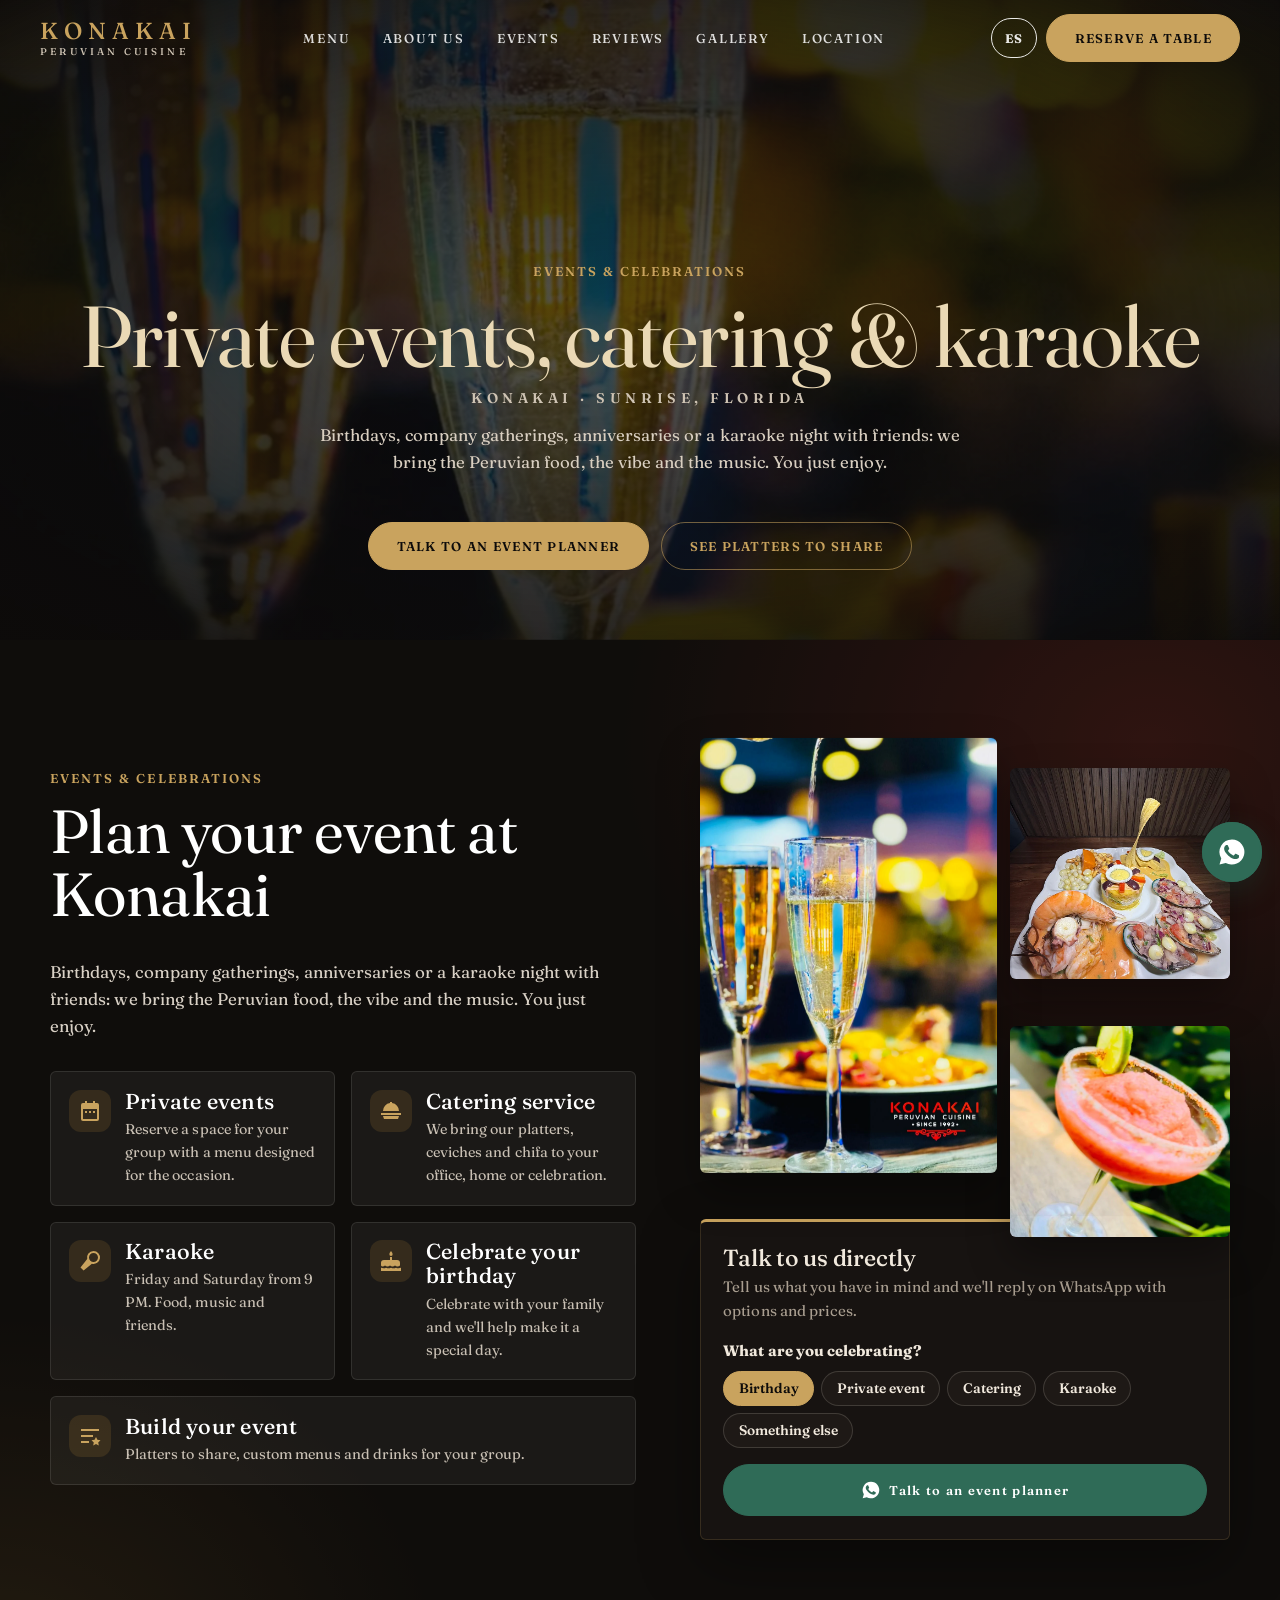
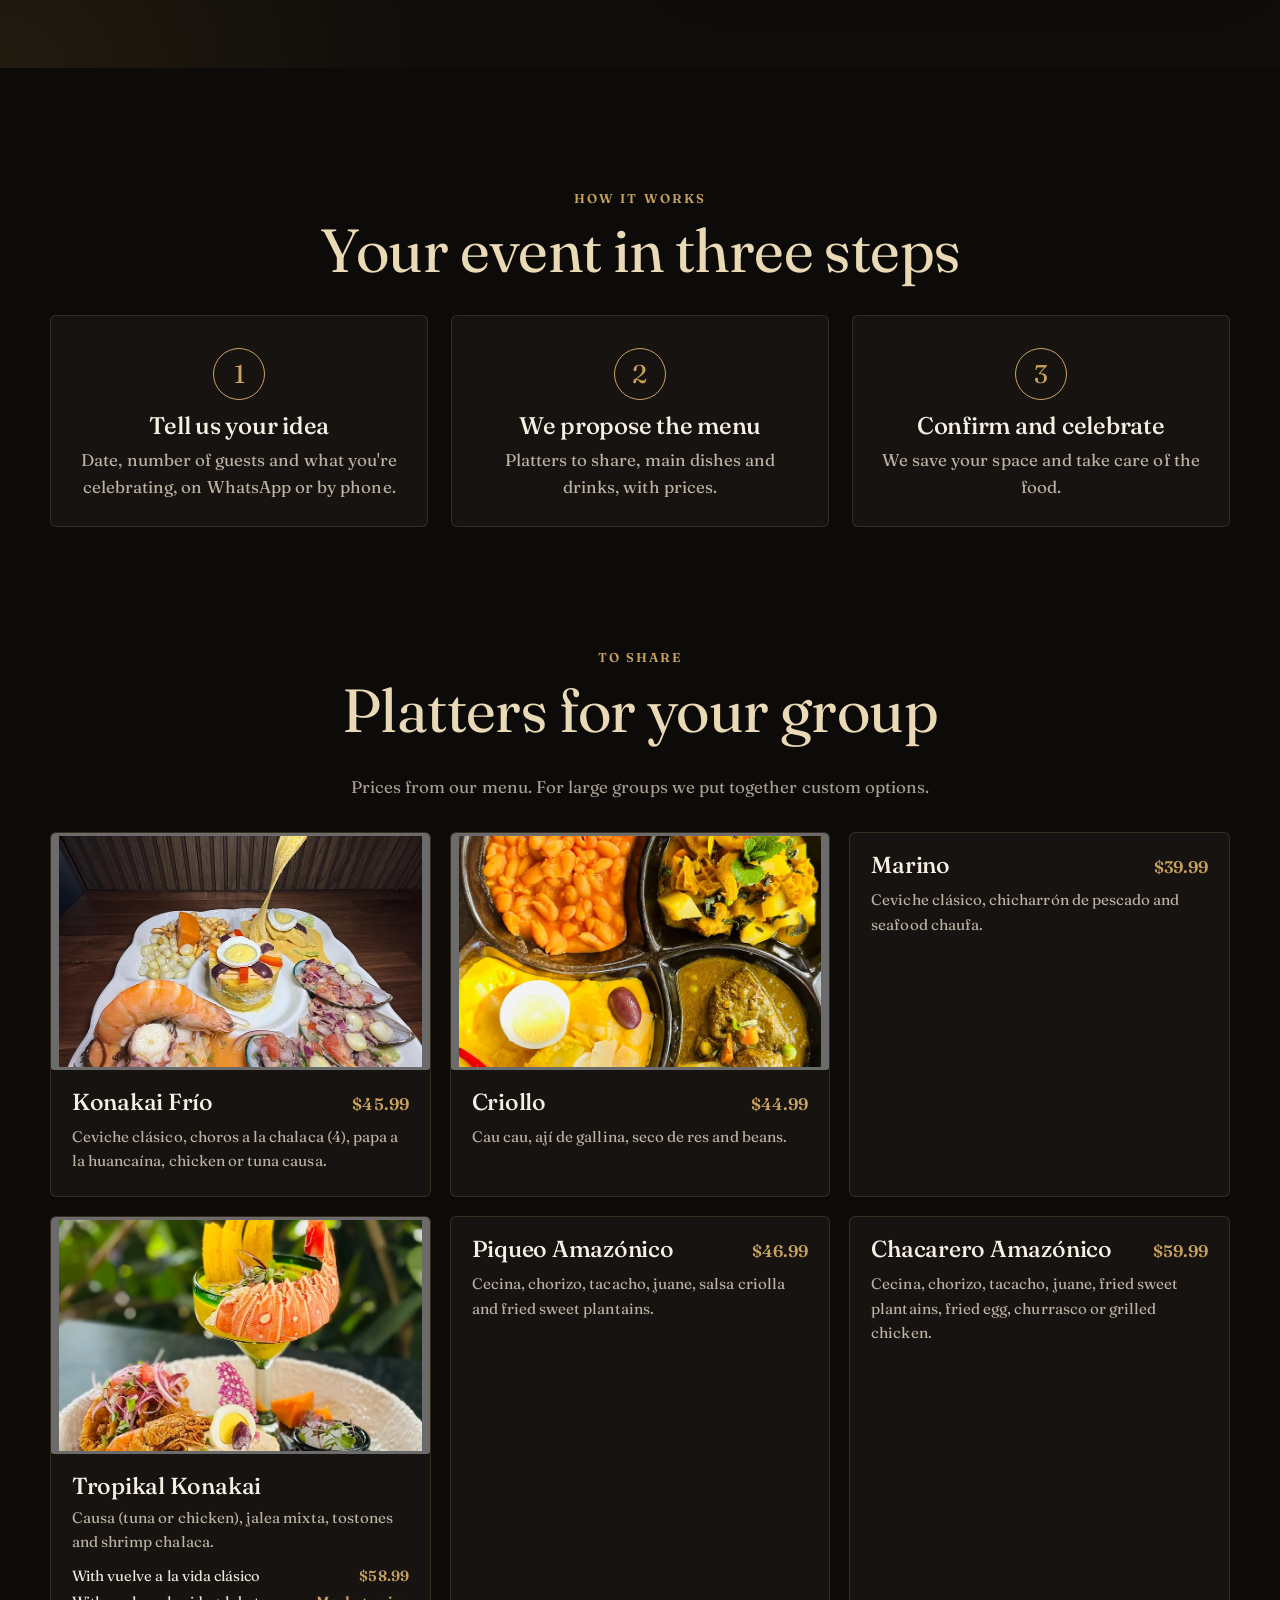
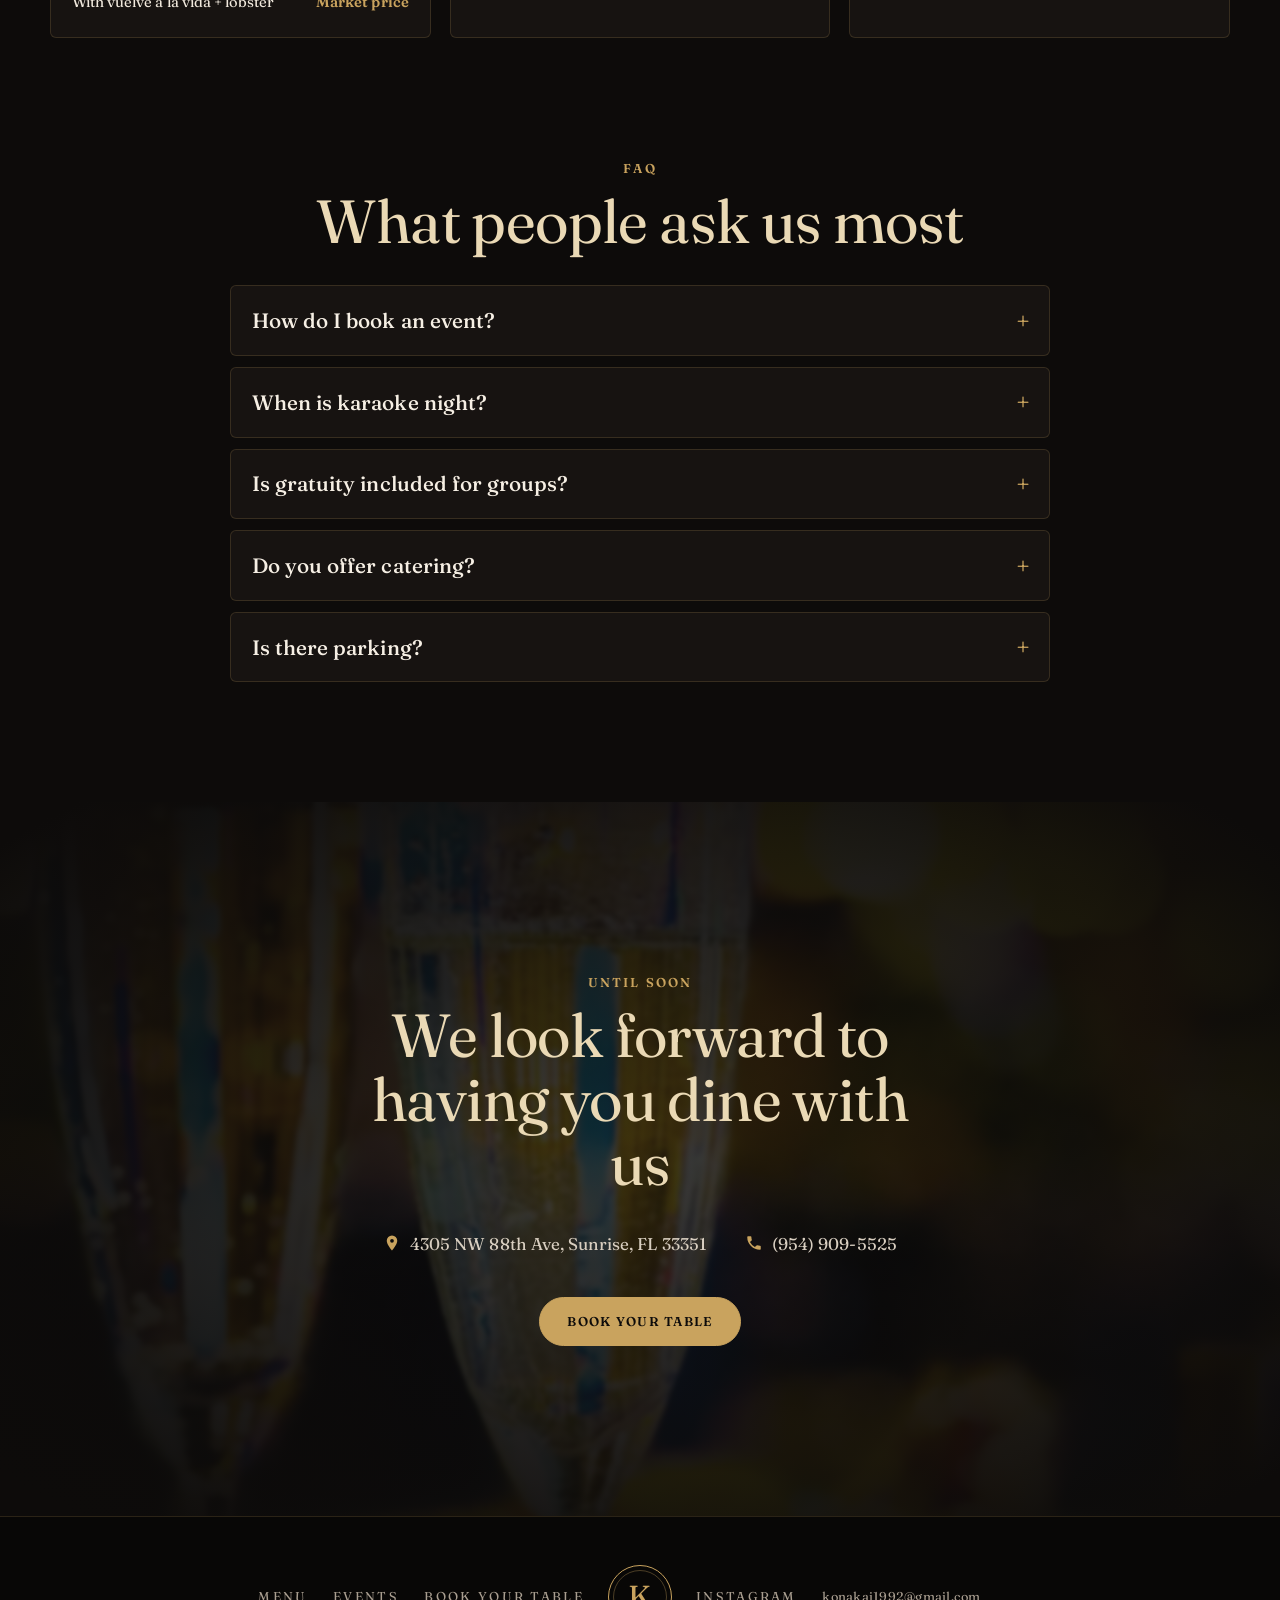
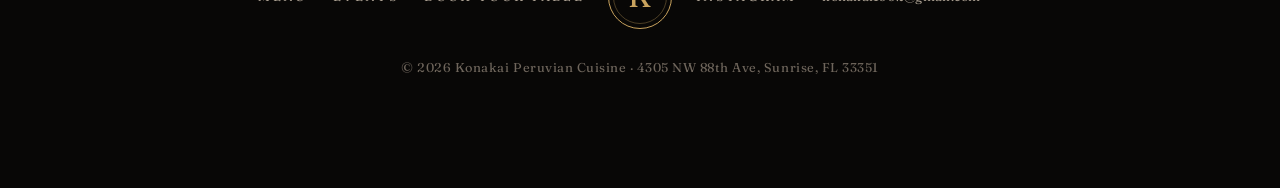
<file: events/index.html>
<!doctype html>
<html lang="en">
<head>
  <meta charset="utf-8">
  <meta name="viewport" content="width=device-width, initial-scale=1, viewport-fit=cover">
  <title>Private Events, Catering &amp; Karaoke | Konakai, Sunrise FL</title>
  <meta name="description" content="Celebrate at Konakai in Sunrise, FL: private events, birthdays, Peruvian catering and karaoke on Friday and Saturday nights. Platters to share and direct help on WhatsApp.">
  <link rel="canonical" href="https://konakai-web.vercel.app/events">
  <link rel="alternate" hreflang="en" href="https://konakai-web.vercel.app/events">
  <link rel="alternate" hreflang="es" href="https://konakai-web.vercel.app/es/eventos">
  <link rel="alternate" hreflang="x-default" href="https://konakai-web.vercel.app/events">
  <meta name="robots" content="index, follow, max-image-preview:large">

  <meta property="og:type" content="restaurant.restaurant">
  <meta property="og:site_name" content="Konakai Peruvian Cuisine">
  <meta property="og:url" content="https://konakai-web.vercel.app/events">
  <meta property="og:title" content="Private Events, Catering &amp; Karaoke | Konakai, Sunrise FL">
  <meta property="og:description" content="Family-owned since 1992. Ceviche, lomo saltado, chifa and seafood near Fort Lauderdale.">
  <meta property="og:image" content="https://konakai-web.vercel.app/img/og-konakai.jpg?v=3">
  <meta property="og:image:width" content="1200">
  <meta property="og:image:height" content="630">
  <meta property="og:locale" content="en_US">
  <meta property="og:locale:alternate" content="es_US">
  <meta name="twitter:card" content="summary_large_image">

  <meta name="theme-color" content="#0D0B0A">
  <link rel="icon" href="/img/icon.svg" type="image/svg+xml">
  <link rel="apple-touch-icon" href="/img/apple-touch-icon.png">
  <link rel="preconnect" href="https://fonts.googleapis.com">
  <link rel="preconnect" href="https://fonts.gstatic.com" crossorigin>
  <link href="https://fonts.googleapis.com/css2?family=Fraunces:opsz,wght@9..144,300..700&display=swap" rel="stylesheet">
  <link rel="stylesheet" href="/styles.css">

  <script type="application/ld+json">
  {
    "@context": "https://schema.org",
    "@type": "Restaurant",
    "@id": "https://konakai-web.vercel.app/#restaurant",
    "name": "Konakai Peruvian Cuisine",
    "alternateName": ["Konakai", "Konakai Peruvian Restaurant"],
    "description": "Family-owned Peruvian and Chifa (Peruvian-Chinese) restaurant since 1992.",
    "url": "https://konakai-web.vercel.app/",
    "telephone": "+1-954-909-5525",
    "email": "konakai1992@gmail.com",
    "priceRange": "$20–30",
    "image": [
      "https://konakai-web.vercel.app/img/og-konakai.jpg?v=5",
      "https://konakai-web.vercel.app/img/hero-trilogia-ceviches.jpg?v=5",
      "https://konakai-web.vercel.app/img/pulpo-anticuchero.jpg?v=5"
    ],
    "servesCuisine": ["Peruvian", "Chifa", "Seafood", "Latin American"],
    "hasMenu": "https://konakai-web.vercel.app/menu",
    "hasMap": "https://maps.google.com/?cid=11511504645038760523",
    "amenityFeature": [{ "@type": "LocationFeatureSpecification", "name": "Free parking", "value": true }],
    "acceptsReservations": true,
    "address": {
      "@type": "PostalAddress",
      "streetAddress": "4305 NW 88th Ave",
      "addressLocality": "Sunrise",
      "addressRegion": "FL",
      "postalCode": "33351",
      "addressCountry": "US"
    },
    "areaServed": ["Sunrise", "Fort Lauderdale", "Plantation", "Tamarac", "Lauderhill", "Broward County"],
    "openingHoursSpecification": [
      { "@type": "OpeningHoursSpecification", "dayOfWeek": ["Sunday","Monday","Tuesday","Wednesday","Thursday"], "opens": "12:00", "closes": "22:00" },
      { "@type": "OpeningHoursSpecification", "dayOfWeek": ["Friday","Saturday"], "opens": "12:00", "closes": "01:00" }
    ],
    "aggregateRating": { "@type": "AggregateRating", "ratingValue": "4.2", "reviewCount": "1439", "bestRating": "5" },
    "sameAs": ["https://www.instagram.com/konakaiperuviancuisine/"]
  }
  </script>
<!--MENU-LD:START-->
  <script type="application/ld+json">{"@context":"https://schema.org","@type":"FAQPage","mainEntity":[{"@type":"Question","name":"How do I book an event?","acceptedAnswer":{"@type":"Answer","text":"Message us on WhatsApp at (954) 404-4272 or call (954) 909-5525 with the date and number of guests."}},{"@type":"Question","name":"When is karaoke night?","acceptedAnswer":{"@type":"Answer","text":"Friday and Saturday from 9 PM."}},{"@type":"Question","name":"Is gratuity included for groups?","acceptedAnswer":{"@type":"Answer","text":"Yes: an 18% gratuity is added to parties of 5 or more."}},{"@type":"Question","name":"Do you offer catering?","acceptedAnswer":{"@type":"Answer","text":"Yes. Tell us the date, number of guests and location, and we'll send you options and prices."}},{"@type":"Question","name":"Is there parking?","acceptedAnswer":{"@type":"Answer","text":"Yes, free parking is available."}}]}</script>
<!--MENU-LD:END-->
</head>
<body>
<a class="skip" href="#main" data-i18n="a11y.skip">Skip to content</a>

<!-- 1. HEADER -->
<header class="nav" id="top">
  <a class="brand" href="/" aria-label="Konakai Peruvian Cuisine, home"><span class="brand-name">KONAKAI</span><span class="brand-sub">Peruvian Cuisine</span></a>
  <nav class="nav-links" id="navLinks" aria-label="Main">
    <a href="/menu" data-i18n="nav.menu">Menu</a>
    <a href="/#about" data-i18n="nav.about">About us</a>
    <a href="/events" data-i18n="nav.events">Events</a>
    <a href="/#reviews" data-i18n="nav.reviews">Reviews</a>
    <a href="/#gallery" data-i18n="nav.gallery">Gallery</a>
    <a href="/#visit" data-i18n="nav.visit">Location</a>
  </nav>
  <div class="nav-actions">
    <button class="lang" id="langToggle" type="button" aria-label="Cambiar a español">ES</button>
    <a class="btn btn-sm js-wa-dep nav-call" href="#reserve" data-reserve data-i18n="cta.reserve">Reserve a table</a>
    <button class="burger" id="burger" type="button" aria-expanded="false" aria-controls="navLinks" aria-label="Open menu">
      <span></span><span></span>
    </button>
  </div>
</header>

<main id="main">
  <section class="page-hero" aria-labelledby="pe-title">
    <picture>
      <source type="image/webp" srcset="/img/ev-brindis-400.webp?v=5 400w, /img/ev-brindis-800.webp?v=5 800w, /img/ev-brindis-1400.webp?v=5 1400w, /img/ev-brindis-2400.webp?v=5 2400w" sizes="100vw">
      <img src="/img/ev-brindis.jpg?v=5" alt="" fetchpriority="high" width="1217" height="1600">
    </picture>
    <div class="page-hero-copy wrap">
      <p class="eyebrow" data-i18n="pe.eyebrow">Events &amp; celebrations</p>
      <h1 id="pe-title"><span class="page-h1" data-i18n="pe.title">Private events, catering &amp; karaoke</span><span class="h1-sub" data-i18n="pe.sub">Konakai · Sunrise, Florida</span></h1>
      <p class="page-lead" data-i18n="ev.lead">Birthdays, company gatherings, anniversaries or a karaoke night with friends: we bring the Peruvian food, the vibe and the music. You just enjoy.</p>
      <div class="hero-ctas">
        <a class="btn js-wa-event js-wa-dep" href="#" target="_blank" rel="noopener" data-i18n="ev.cta.btn">Talk to an event planner</a>
        <a class="btn btn-ghost" href="#platters" data-i18n="pe.platters">See platters to share</a>
      </div>
    </div>
  </section>

  <!-- EVENTOS -->
  <section class="events" id="plan" aria-labelledby="ev-title">
    <div class="wrap events-grid">
      <div class="events-copy">
        <p class="eyebrow" data-i18n="ev.eyebrow">Events &amp; celebrations</p>
        <h2 id="ev-title" data-i18n="ev.title">Plan your event at Konakai</h2>
        <p class="events-lead" data-i18n="ev.lead">Birthdays, company gatherings, anniversaries or a karaoke night with friends: we bring the Peruvian food, the vibe and the music. You just enjoy.</p>
        <ul class="ev-cards">
          <li><svg viewBox="0 0 24 24" aria-hidden="true"><path d="M7 2v2H5a2 2 0 0 0-2 2v14a2 2 0 0 0 2 2h14a2 2 0 0 0 2-2V6a2 2 0 0 0-2-2h-2V2h-2v2H9V2zm-2 8h14v10H5zm2 2v2h2v-2zm4 0v2h2v-2zm4 0v2h2v-2z"/></svg><div><h3 data-i18n="ev.1.t">Private events</h3><p data-i18n="ev.1.p">Reserve a space for your group with a menu designed for the occasion.</p></div></li>
          <li><svg viewBox="0 0 24 24" aria-hidden="true"><path d="M11 4.1V3h2v1.1A8 8 0 0 1 20 12H4a8 8 0 0 1 7-7.9zM2 14h20v2H2zm2 3h16l-1 3H5z"/></svg><div><h3 data-i18n="ev.2.t">Catering service</h3><p data-i18n="ev.2.p">We bring our platters, ceviches and chifa to your office, home or celebration.</p></div></li>
          <li><svg viewBox="0 0 24 24" aria-hidden="true"><path d="M15.5 2a6.5 6.5 0 0 0-6.3 8.1L2.5 18.4l3.1 3.1 8.3-6.7A6.5 6.5 0 1 0 15.5 2zm0 2a4.5 4.5 0 1 1 0 9 4.5 4.5 0 0 1 0-9z"/></svg><div><h3 data-i18n="ev.3.t">Karaoke</h3><p data-i18n="ev.3.p">Friday and Saturday from 9 PM. Food, music and friends.</p></div></li>
          <li><svg viewBox="0 0 24 24" aria-hidden="true"><path d="M12 2c1.1 1.3 1.6 2.4 1.6 3.3A1.6 1.6 0 0 1 12 7a1.6 1.6 0 0 1-1.6-1.7c0-.9.5-2 1.6-3.3zM11 8h2v3h5a3 3 0 0 1 3 3v2.5c-.8.6-1.7.9-2.5.9s-1.7-.3-2.5-.9a4.1 4.1 0 0 1-5 0 4.1 4.1 0 0 1-5 0c-.8.6-1.7.9-2.5.9S2.8 17.1 2 16.5V14a3 3 0 0 1 3-3h6zm-9 10.8c.8.3 1.6.5 2.5.5 1 0 1.8-.2 2.5-.6.8.4 1.6.6 2.5.6s1.7-.2 2.5-.6c.8.4 1.6.6 2.5.6s1.7-.2 2.5-.6c.7.4 1.5.6 2.5.6.9 0 1.7-.2 2.5-.5V22H2z"/></svg><div><h3 data-i18n="ev.4.t">Celebrate your birthday</h3><p data-i18n="ev.4.p">Celebrate with your family and we'll help make it a special day.</p></div></li>
          <li><svg viewBox="0 0 24 24" aria-hidden="true"><path d="M3 5h18v2H3zm0 6h12v2H3zm0 6h8v2H3zm15-4 1.4 2.8 3.1.5-2.3 2.2.6 3.1-2.8-1.5-2.8 1.5.6-3.1-2.3-2.2 3.1-.5z"/></svg><div><h3 data-i18n="ev.5.t">Build your event</h3><p data-i18n="ev.5.p">Platters to share, custom menus and drinks for your group.</p></div></li>
        </ul>
      </div>
      <div class="events-side">
        <div class="ev-photos">
          <picture class="evp evp-1" data-speed="0.06"><source type="image/webp" srcset="/img/ev-brindis-800.webp?v=5 800w, /img/ev-brindis-1400.webp?v=5 1400w, /img/ev-brindis-2400.webp?v=5 2400w" sizes="(max-width: 900px) 55vw, 26vw"><img src="/img/ev-brindis.jpg?v=5" alt="Champagne toast at Konakai" loading="lazy"></picture>
          <picture class="evp evp-2"><source type="image/webp" srcset="/img/ev-piqueo-800.webp?v=5 800w, /img/ev-piqueo-1400.webp?v=5 1400w, /img/ev-piqueo-2400.webp?v=5 2400w" sizes="(max-width: 900px) 40vw, 18vw"><img src="/img/ev-piqueo.jpg?v=5" alt="Seafood platter to share" loading="lazy"></picture>
          <picture class="evp evp-3" data-speed="-0.05"><source type="image/webp" srcset="/img/ev-coctel-800.webp?v=5 800w, /img/ev-coctel-1400.webp?v=5 1400w, /img/ev-coctel-2400.webp?v=5 2400w" sizes="(max-width: 900px) 40vw, 18vw"><img src="/img/ev-coctel.jpg?v=5" alt="Frozen cocktail" loading="lazy"></picture>
        </div>
        <div class="ev-cta js-wa-dep">
          <h3 data-i18n="ev.cta.t">Talk to us directly</h3>
          <p data-i18n="ev.cta.p">Tell us what you have in mind and we'll reply on WhatsApp with options and prices.</p>
          <p class="ev-pick" data-i18n="ev.cta.pick">What are you celebrating?</p>
          <div class="chips" id="evChips"></div>
          <a class="btn btn-wa btn-block js-wa-event" href="#" target="_blank" rel="noopener"><svg viewBox="0 0 24 24" aria-hidden="true"><path d="M12 2a10 10 0 0 0-8.6 15.1L2 22l5-1.3A10 10 0 1 0 12 2zm5.6 14.2c-.2.7-1.4 1.3-2 1.4-.5.1-1.2.1-1.9-.1-.4-.1-1-.3-1.7-.6-3-1.3-4.9-4.3-5.1-4.5-.1-.2-1.2-1.6-1.2-3.1s.8-2.2 1.1-2.5c.3-.3.6-.4.8-.4h.6c.2 0 .4 0 .6.5l.9 2.1c.1.2.1.4 0 .5l-.3.5-.4.5c-.1.1-.3.3-.1.6.2.3.8 1.3 1.7 2.1 1.2 1 2.1 1.4 2.4 1.5.3.2.5.1.6-.1l.9-1.1c.2-.3.4-.2.6-.1l2 1c.3.1.5.2.5.3.1.2.1.7-.1 1.4z"/></svg><span data-i18n="ev.cta.btn">Talk to an event planner</span></a>
        </div>
      </div>
    </div>
  </section>

  <!-- CÓMO FUNCIONA -->
  <section class="how wrap" aria-labelledby="how-title">
    <div class="section-head center-head">
      <p class="eyebrow" data-i18n="how.eyebrow">How it works</p>
      <h2 id="how-title" data-i18n="how.title">Your event in three steps</h2>
    </div>
    <ol class="steps">
      <li><span class="step-n">1</span><h3 data-i18n="how.1.t">Tell us your idea</h3><p data-i18n="how.1.p">Date, number of guests and what you're celebrating, on WhatsApp or by phone.</p></li>
      <li><span class="step-n">2</span><h3 data-i18n="how.2.t">We propose the menu</h3><p data-i18n="how.2.p">Platters to share, main dishes and drinks, with prices.</p></li>
      <li><span class="step-n">3</span><h3 data-i18n="how.3.t">Confirm and celebrate</h3><p data-i18n="how.3.p">We save your space and take care of the food.</p></li>
    </ol>
  </section>

  <!-- PIQUEOS PARA COMPARTIR -->
  <section class="platters wrap" id="platters" aria-labelledby="plat-title">
    <div class="section-head center-head">
      <p class="eyebrow" data-i18n="plat.eyebrow">To share</p>
      <h2 id="plat-title" data-i18n="plat.title">Platters for your group</h2>
      <p class="section-lead" data-i18n="plat.lead">Prices from our menu. For large groups we put together custom options.</p>
    </div>
    <div class="plat-grid">
<!--PLATTERS:START-->
      <article class="plat-card"><button type="button" class="plat-img" data-zoom="ev-piqueo" aria-label="Konakai Frío"><img src="/img/ev-piqueo-800.webp?v=5" alt="Konakai Frío" loading="lazy"></button>
        <div class="plat-body"><div class="plat-top"><h3>Konakai Frío</h3><span class="ml-price">$45.99</span></div><p>Ceviche clásico, choros a la chalaca (4), papa a la huancaína, chicken or tuna causa.</p></div></article>
      <article class="plat-card"><button type="button" class="plat-img" data-zoom="m-criollo" aria-label="Criollo"><img src="/img/m-criollo-800.webp?v=5" alt="Criollo" loading="lazy"></button>
        <div class="plat-body"><div class="plat-top"><h3>Criollo</h3><span class="ml-price">$44.99</span></div><p>Cau cau, ají de gallina, seco de res and beans.</p></div></article>
      <article class="plat-card">
        <div class="plat-body"><div class="plat-top"><h3>Marino</h3><span class="ml-price">$39.99</span></div><p>Ceviche clásico, chicharrón de pescado and seafood chaufa.</p></div></article>
      <article class="plat-card"><button type="button" class="plat-img" data-zoom="tropikal-konakai" aria-label="Tropikal Konakai"><img src="/img/tropikal-konakai-800.webp?v=5" alt="Tropikal Konakai" loading="lazy"></button>
        <div class="plat-body"><div class="plat-top"><h3>Tropikal Konakai</h3></div><p>Causa (tuna or chicken), jalea mixta, tostones and shrimp chalaca.</p><ul class="mi-vars"><li><span>With vuelve a la vida clásico</span><span class="ml-price">$58.99</span></li><li><span>With vuelve a la vida + lobster</span><span class="ml-price">Market price</span></li></ul></div></article>
      <article class="plat-card">
        <div class="plat-body"><div class="plat-top"><h3>Piqueo Amazónico</h3><span class="ml-price">$46.99</span></div><p>Cecina, chorizo, tacacho, juane, salsa criolla and fried sweet plantains.</p></div></article>
      <article class="plat-card">
        <div class="plat-body"><div class="plat-top"><h3>Chacarero Amazónico</h3><span class="ml-price">$59.99</span></div><p>Cecina, chorizo, tacacho, juane, fried sweet plantains, fried egg, churrasco or grilled chicken.</p></div></article>
<!--PLATTERS:END-->
    </div>
  </section>

  <!-- PREGUNTAS FRECUENTES -->
  <section class="faq wrap" aria-labelledby="faq-title">
    <div class="section-head center-head">
      <p class="eyebrow" data-i18n="faq.eyebrow">FAQ</p>
      <h2 id="faq-title" data-i18n="faq.title">What people ask us most</h2>
    </div>
    <div class="faq-list">
      <details><summary data-i18n="faq.1.q">How do I book an event?</summary><p data-i18n="faq.1.a">Message us on WhatsApp at (954) 404-4272 or call (954) 909-5525 with the date and number of guests.</p></details>
      <details><summary data-i18n="faq.2.q">When is karaoke night?</summary><p data-i18n="faq.2.a">Friday and Saturday from 9 PM.</p></details>
      <details><summary data-i18n="faq.3.q">Is gratuity included for groups?</summary><p data-i18n="faq.3.a">Yes: an 18% gratuity is added to parties of 5 or more.</p></details>
      <details><summary data-i18n="faq.4.q">Do you offer catering?</summary><p data-i18n="faq.4.a">Yes. Tell us the date, number of guests and location, and we'll send you options and prices.</p></details>
      <details><summary data-i18n="faq.5.q">Is there parking?</summary><p data-i18n="faq.5.a">Yes, free parking is available.</p></details>
    </div>
  </section>

  <!-- CIERRE (estilo F&B) -->
  <section class="closing" aria-labelledby="closing-title">
    <picture>
      <source type="image/webp" srcset="/img/ev-brindis-800.webp?v=5 800w, /img/ev-brindis-1400.webp?v=5 1400w, /img/ev-brindis-2400.webp?v=5 2400w" sizes="100vw">
      <img src="/img/ev-brindis.jpg?v=5" alt="" loading="lazy" decoding="async">
    </picture>
    <div class="wrap closing-inner">
      <p class="eyebrow" data-i18n="closing.eyebrow">Until soon</p>
      <h2 id="closing-title" data-i18n="closing.title">We look forward to having you dine with us</h2>
      <ul class="closing-info">
        <li><svg viewBox="0 0 24 24" aria-hidden="true"><path d="M12 2a7 7 0 0 0-7 7c0 5.25 7 13 7 13s7-7.75 7-13a7 7 0 0 0-7-7zm0 9.5A2.5 2.5 0 1 1 12 6.5a2.5 2.5 0 0 1 0 5z"/></svg><a class="js-directions" href="#" target="_blank" rel="noopener"><span class="js-address"></span></a></li>
        <li><svg viewBox="0 0 24 24" aria-hidden="true"><path d="M6.6 10.8a15.1 15.1 0 0 0 6.6 6.6l2.2-2.2a1 1 0 0 1 1-.25 11.4 11.4 0 0 0 3.6.57 1 1 0 0 1 1 1V20a1 1 0 0 1-1 1A17 17 0 0 1 3 4a1 1 0 0 1 1-1h3.5a1 1 0 0 1 1 1c0 1.25.2 2.45.57 3.57a1 1 0 0 1-.25 1z"/></svg><a class="js-call" href="#"><span class="js-phone1"></span></a></li>
      </ul>
      <a class="btn js-wa-dep" href="#reserve" data-reserve data-i18n="cta.book">Book your table</a>
    </div>
  </section>
</main>

<footer class="footer">
  <div class="wrap footer-inner">
    <nav class="footer-links" aria-label="Footer">
      <a href="/menu" data-i18n="nav.menu">Menu</a>
      <a href="/events" data-i18n="nav.events">Events</a>
      <a href="#reserve" data-reserve data-i18n="cta.book">Book your table</a>
    </nav>
    <a class="monogram" href="/" aria-label="Konakai, back to top"><span>K</span></a>
    <nav class="footer-links" aria-label="Social">
      <a class="js-ig" href="https://www.instagram.com/konakaiperuviancuisine/" target="_blank" rel="noopener">Instagram</a>
      <a class="js-email" href="#"></a>
    </nav>
  </div>
  <p class="footer-copy">© <span id="year"></span> Konakai Peruvian Cuisine · <span class="js-address"></span></p>
</footer>

<!-- Reserva: panel lateral accesible desde cualquier punto -->
<dialog class="drawer" id="reserveDrawer" aria-labelledby="drawerTitle">
  <button class="drawer-close" type="button" aria-label="Close">×</button>
  <h2 class="sr-only" id="drawerTitle" data-i18n="cta.book">Book your table</h2>
      <form class="reserve" id="reserveForm" method="dialog" novalidate>
                <p class="eyebrow" data-i18n="res.eyebrow">Direct booking</p>
        <h3 class="reserve-title" data-i18n="res.title">Book your table in 20 seconds</h3>
        <p class="reserve-lead" data-i18n="res.lead">Pick a date, time and party size. WhatsApp opens with your message ready to send.</p>
        <div class="field-grid">
          <label class="field"><span data-i18n="res.date">Date</span><input type="date" id="resDate" required></label>
          <label class="field"><span data-i18n="res.time">Time</span><select id="resTime" required></select></label>
          <label class="field"><span data-i18n="res.people">Party size</span><select id="resPeople" required></select></label>
          <label class="field"><span data-i18n="res.name">Your name</span><input type="text" id="resName" autocomplete="name" maxlength="60" placeholder="Optional" data-i18n-ph="res.namePh"></label>
          <label class="field field-wide"><span data-i18n="res.notes">Occasion or note (optional)</span><input type="text" id="resNotes" maxlength="120" placeholder="Birthday, high chair…" data-i18n-ph="res.notesPh"></label>
        </div>
        <button class="btn btn-wa btn-block" type="submit">
          <svg viewBox="0 0 24 24" aria-hidden="true"><path d="M12 2a10 10 0 0 0-8.6 15.1L2 22l5-1.3A10 10 0 1 0 12 2zm5.6 14.2c-.2.7-1.4 1.3-2 1.4-.5.1-1.2.1-1.9-.1-.4-.1-1-.3-1.7-.6-3-1.3-4.9-4.3-5.1-4.5-.1-.2-1.2-1.6-1.2-3.1s.8-2.2 1.1-2.5c.3-.3.6-.4.8-.4h.6c.2 0 .4 0 .6.5l.9 2.1c.1.2.1.4 0 .5l-.3.5-.4.5c-.1.1-.3.3-.1.6.2.3.8 1.3 1.7 2.1 1.2 1 2.1 1.4 2.4 1.5.3.2.5.1.6-.1l.9-1.1c.2-.3.4-.2.6-.1l2 1c.3.1.5.2.5.3.1.2.1.7-.1 1.4z"/></svg>
          <span data-i18n="res.submit">Reserve on WhatsApp</span>
        </button>
        <p class="reserve-fine" data-i18n="res.fine">Parties of 5 or more: 18% gratuity added. We'll confirm on WhatsApp.</p>
      </form>
</dialog>

<!-- Botón flotante WhatsApp -->
<a class="wa-float js-whatsapp" href="#" target="_blank" rel="noopener" aria-label="Reserve on WhatsApp">
  <svg viewBox="0 0 24 24" aria-hidden="true"><path d="M12 2a10 10 0 0 0-8.6 15.1L2 22l5-1.3A10 10 0 1 0 12 2zm5.6 14.2c-.2.7-1.4 1.3-2 1.4-.5.1-1.2.1-1.9-.1-.4-.1-1-.3-1.7-.6-3-1.3-4.9-4.3-5.1-4.5-.1-.2-1.2-1.6-1.2-3.1s.8-2.2 1.1-2.5c.3-.3.6-.4.8-.4h.6c.2 0 .4 0 .6.5l.9 2.1c.1.2.1.4 0 .5l-.3.5-.4.5c-.1.1-.3.3-.1.6.2.3.8 1.3 1.7 2.1 1.2 1 2.1 1.4 2.4 1.5.3.2.5.1.6-.1l.9-1.1c.2-.3.4-.2.6-.1l2 1c.3.1.5.2.5.3.1.2.1.7-.1 1.4z"/></svg>
</a>

<!-- Vista 360° (Google Street View) -->
<dialog class="sv360" id="sv360" aria-labelledby="sv360Title">
  <div class="sv360-head">
    <div>
      <p class="eyebrow" data-i18n="sv.eyebrow">360° view</p>
      <h3 id="sv360Title" data-i18n="sv.title">Konakai storefront · 4305 NW 88th Ave</h3>
    </div>
    <button class="sv360-close" type="button" aria-label="Close">×</button>
  </div>
  <div class="sv360-frame"><iframe title="Google Street View: Konakai Peruvian Cuisine" allowfullscreen loading="lazy" referrerpolicy="no-referrer-when-downgrade"></iframe></div>
  <div class="sv360-foot">
    <span data-i18n="sv.hint">Drag to look around. Imagery © Google.</span>
    <a class="js-sv-ext" href="#" target="_blank" rel="noopener" data-i18n="sv.ext">Open in Google Maps</a>
  </div>
</dialog>

<!-- Lightbox -->
<dialog class="lightbox" id="lightbox" aria-label="Photo">
  <button class="lb-close" type="button" aria-label="Close">×</button>
  <img alt="">
  <p class="lb-cap"></p>
</dialog>

<script src="/menu-data.js" defer></script>
<script src="/main.js" defer></script>
</body>
</html>
</file>
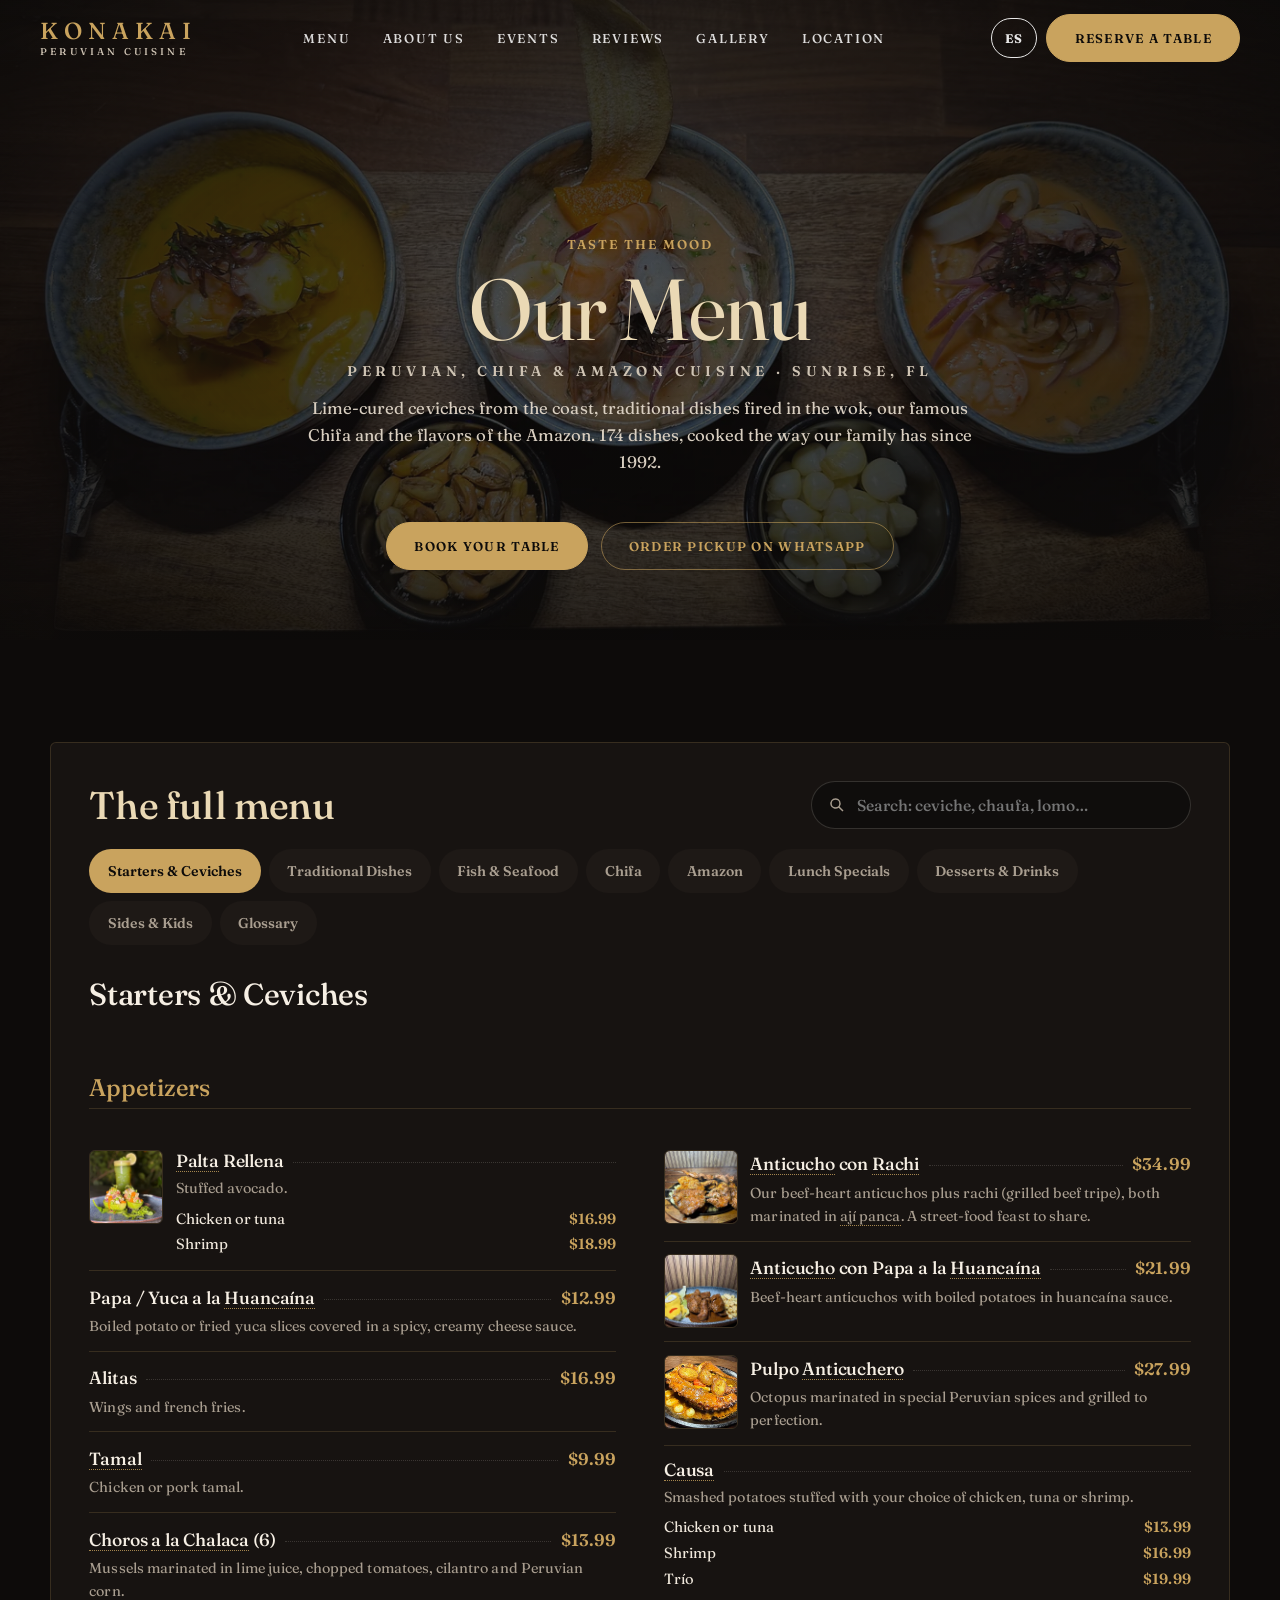
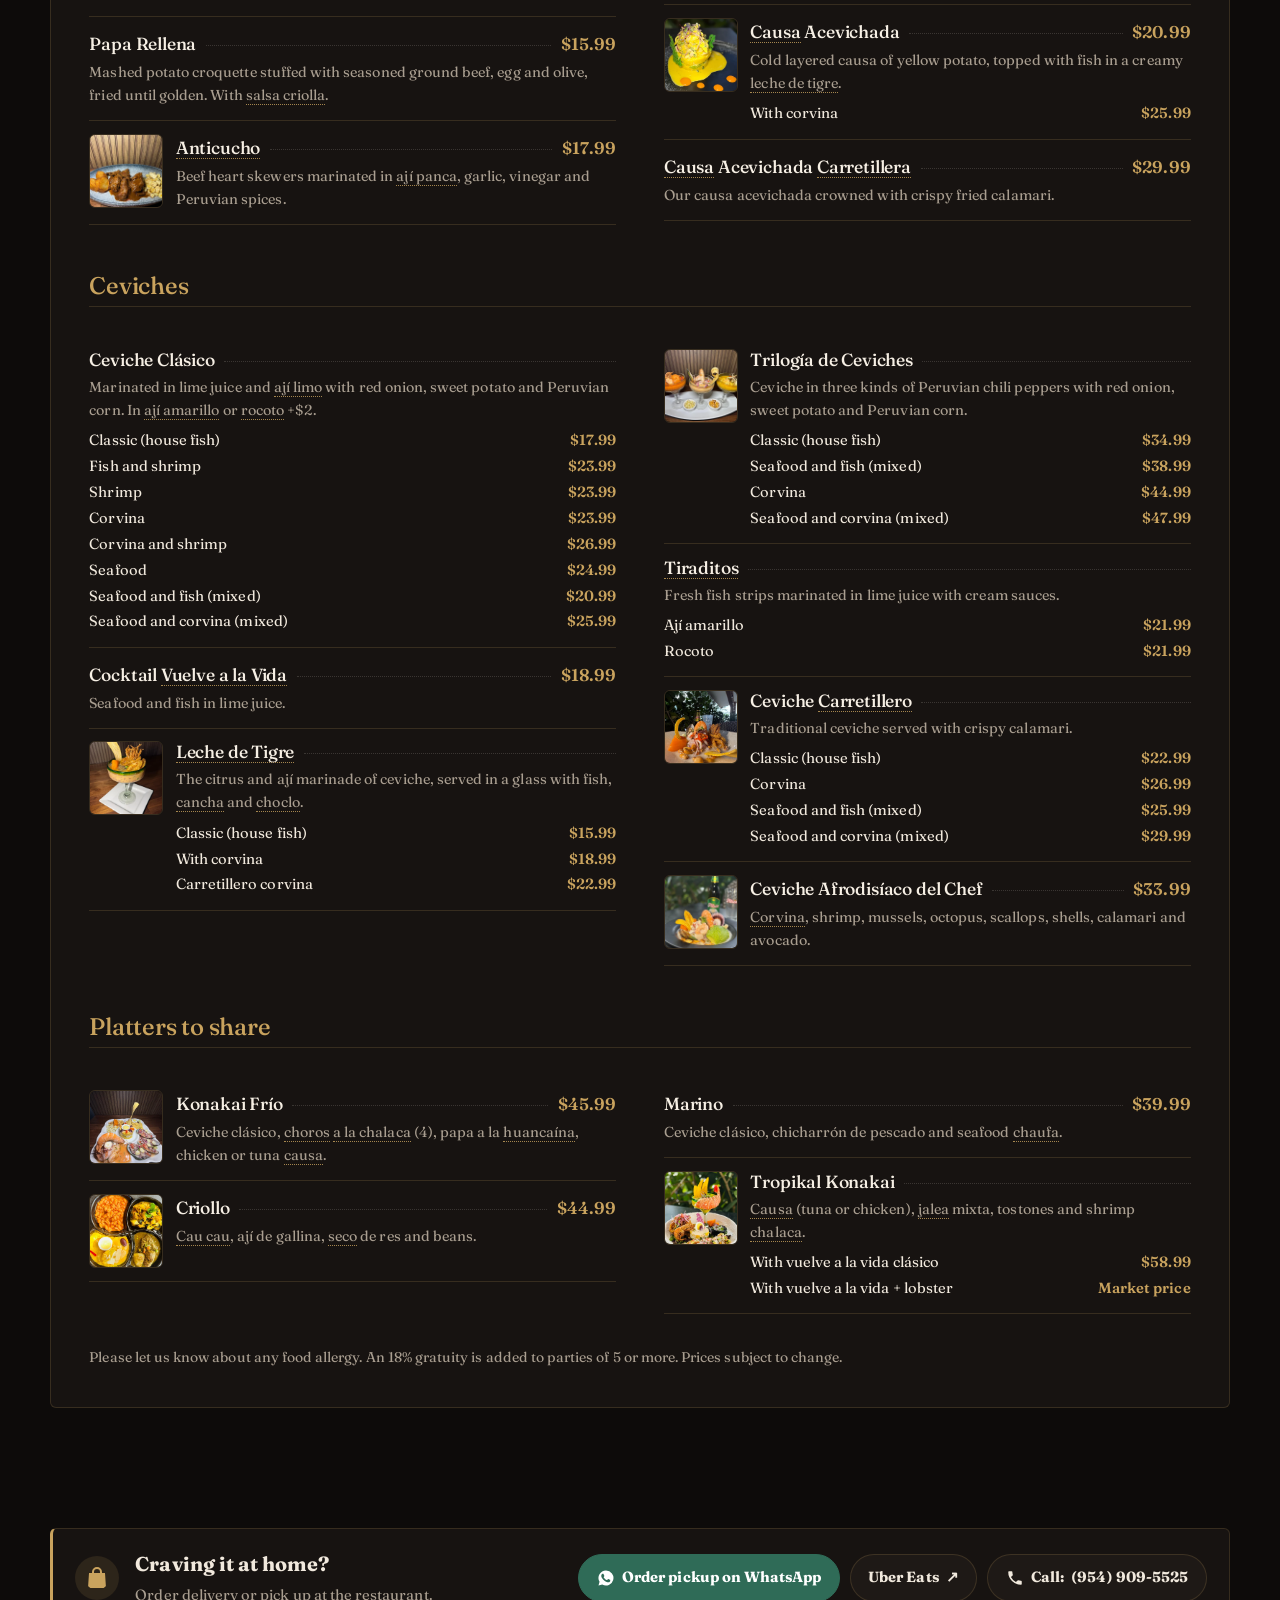
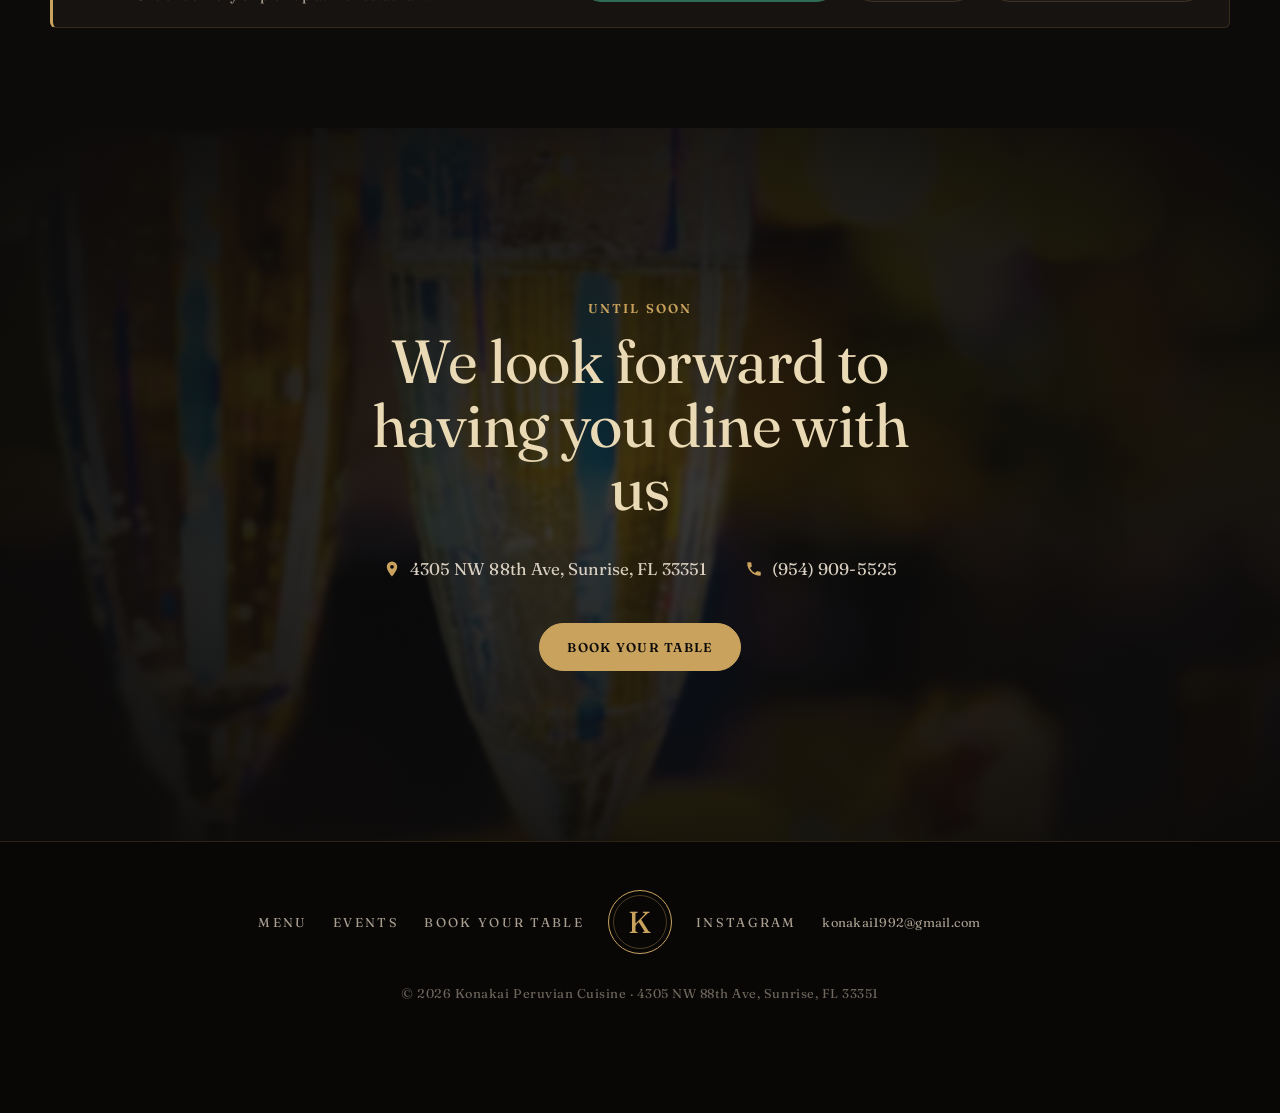
<file: menu/index.html>
<!doctype html>
<html lang="en">
<head>
  <meta charset="utf-8">
  <meta name="viewport" content="width=device-width, initial-scale=1, viewport-fit=cover">
  <title>Menu | Konakai Peruvian Cuisine, Sunrise FL</title>
  <meta name="description" content="The full Konakai menu with prices: ceviches, tiraditos, lomo saltado, arroz chaufa and chifa, seafood, Amazon dishes, lunch specials, desserts, pisco cocktails and wine.">
  <link rel="canonical" href="https://konakai-web.vercel.app/menu">
  <link rel="alternate" hreflang="en" href="https://konakai-web.vercel.app/menu">
  <link rel="alternate" hreflang="es" href="https://konakai-web.vercel.app/es/menu">
  <link rel="alternate" hreflang="x-default" href="https://konakai-web.vercel.app/menu">
  <meta name="robots" content="index, follow, max-image-preview:large">

  <meta property="og:type" content="restaurant.restaurant">
  <meta property="og:site_name" content="Konakai Peruvian Cuisine">
  <meta property="og:url" content="https://konakai-web.vercel.app/menu">
  <meta property="og:title" content="Menu | Konakai Peruvian Cuisine, Sunrise FL">
  <meta property="og:description" content="Family-owned since 1992. Ceviche, lomo saltado, chifa and seafood near Fort Lauderdale.">
  <meta property="og:image" content="https://konakai-web.vercel.app/img/og-konakai.jpg?v=3">
  <meta property="og:image:width" content="1200">
  <meta property="og:image:height" content="630">
  <meta property="og:locale" content="en_US">
  <meta property="og:locale:alternate" content="es_US">
  <meta name="twitter:card" content="summary_large_image">

  <meta name="theme-color" content="#0D0B0A">
  <link rel="icon" href="/img/icon.svg" type="image/svg+xml">
  <link rel="apple-touch-icon" href="/img/apple-touch-icon.png">
  <link rel="preconnect" href="https://fonts.googleapis.com">
  <link rel="preconnect" href="https://fonts.gstatic.com" crossorigin>
  <link href="https://fonts.googleapis.com/css2?family=Fraunces:opsz,wght@9..144,300..700&display=swap" rel="stylesheet">
  <link rel="stylesheet" href="/styles.css">

  <script type="application/ld+json">
  {
    "@context": "https://schema.org",
    "@type": "Restaurant",
    "@id": "https://konakai-web.vercel.app/#restaurant",
    "name": "Konakai Peruvian Cuisine",
    "alternateName": ["Konakai", "Konakai Peruvian Restaurant"],
    "description": "Family-owned Peruvian and Chifa (Peruvian-Chinese) restaurant since 1992.",
    "url": "https://konakai-web.vercel.app/",
    "telephone": "+1-954-909-5525",
    "email": "konakai1992@gmail.com",
    "priceRange": "$20–30",
    "image": [
      "https://konakai-web.vercel.app/img/og-konakai.jpg?v=5",
      "https://konakai-web.vercel.app/img/hero-trilogia-ceviches.jpg?v=5",
      "https://konakai-web.vercel.app/img/pulpo-anticuchero.jpg?v=5"
    ],
    "servesCuisine": ["Peruvian", "Chifa", "Seafood", "Latin American"],
    "hasMenu": "https://konakai-web.vercel.app/menu",
    "hasMap": "https://maps.google.com/?cid=11511504645038760523",
    "amenityFeature": [{ "@type": "LocationFeatureSpecification", "name": "Free parking", "value": true }],
    "acceptsReservations": true,
    "address": {
      "@type": "PostalAddress",
      "streetAddress": "4305 NW 88th Ave",
      "addressLocality": "Sunrise",
      "addressRegion": "FL",
      "postalCode": "33351",
      "addressCountry": "US"
    },
    "areaServed": ["Sunrise", "Fort Lauderdale", "Plantation", "Tamarac", "Lauderhill", "Broward County"],
    "openingHoursSpecification": [
      { "@type": "OpeningHoursSpecification", "dayOfWeek": ["Sunday","Monday","Tuesday","Wednesday","Thursday"], "opens": "12:00", "closes": "22:00" },
      { "@type": "OpeningHoursSpecification", "dayOfWeek": ["Friday","Saturday"], "opens": "12:00", "closes": "01:00" }
    ],
    "aggregateRating": { "@type": "AggregateRating", "ratingValue": "4.2", "reviewCount": "1439", "bestRating": "5" },
    "sameAs": ["https://www.instagram.com/konakaiperuviancuisine/"]
  }
  </script>
<!--MENU-LD:START-->
  <script type="application/ld+json">{"@context":"https://schema.org","@type":"Menu","@id":"https://konakai-web.vercel.app/menu#menu","name":"Konakai Peruvian Cuisine Menu","inLanguage":"en","hasMenuSection":[{"@type":"MenuSection","name":"Appetizers","hasMenuItem":[{"@type":"MenuItem","name":"Palta Rellena","description":"Stuffed avocado.","offers":{"@type":"Offer","price":"16.99","priceCurrency":"USD"}},{"@type":"MenuItem","name":"Papa / Yuca a la Huancaína","description":"Boiled potato or fried yuca slices covered in a spicy, creamy cheese sauce.","offers":{"@type":"Offer","price":"12.99","priceCurrency":"USD"}},{"@type":"MenuItem","name":"Alitas","description":"Wings and french fries.","offers":{"@type":"Offer","price":"16.99","priceCurrency":"USD"}},{"@type":"MenuItem","name":"Tamal","description":"Chicken or pork tamal.","offers":{"@type":"Offer","price":"9.99","priceCurrency":"USD"}},{"@type":"MenuItem","name":"Choros a la Chalaca (6)","description":"Mussels marinated in lime juice, chopped tomatoes, cilantro and Peruvian corn.","offers":{"@type":"Offer","price":"13.99","priceCurrency":"USD"}},{"@type":"MenuItem","name":"Papa Rellena","offers":{"@type":"Offer","price":"15.99","priceCurrency":"USD"}},{"@type":"MenuItem","name":"Anticucho","description":"Beef heart skewers marinated in ají panca, garlic, vinegar and Peruvian spices.","offers":{"@type":"Offer","price":"17.99","priceCurrency":"USD"}},{"@type":"MenuItem","name":"Anticucho con Rachi","offers":{"@type":"Offer","price":"34.99","priceCurrency":"USD"}},{"@type":"MenuItem","name":"Anticucho con Papa a la Huancaína","offers":{"@type":"Offer","price":"21.99","priceCurrency":"USD"}},{"@type":"MenuItem","name":"Pulpo Anticuchero","description":"Octopus marinated in special Peruvian spices and grilled to perfection.","offers":{"@type":"Offer","price":"27.99","priceCurrency":"USD"}},{"@type":"MenuItem","name":"Causa","description":"Smashed potatoes stuffed with your choice of chicken, tuna or shrimp.","offers":{"@type":"Offer","price":"13.99","priceCurrency":"USD"}},{"@type":"MenuItem","name":"Causa Acevichada","offers":{"@type":"Offer","price":"20.99","priceCurrency":"USD"}},{"@type":"MenuItem","name":"Causa Acevichada Carretillera","offers":{"@type":"Offer","price":"29.99","priceCurrency":"USD"}}]},{"@type":"MenuSection","name":"Ceviches","hasMenuItem":[{"@type":"MenuItem","name":"Ceviche Clásico","description":"Marinated in lime juice and ají limo with red onion, sweet potato and Peruvian corn. In ají amarillo or rocoto +$2.","offers":{"@type":"Offer","price":"17.99","priceCurrency":"USD"}},{"@type":"MenuItem","name":"Cocktail Vuelve a la Vida","description":"Seafood and fish in lime juice.","offers":{"@type":"Offer","price":"18.99","priceCurrency":"USD"}},{"@type":"MenuItem","name":"Leche de Tigre","offers":{"@type":"Offer","price":"15.99","priceCurrency":"USD"}},{"@type":"MenuItem","name":"Trilogía de Ceviches","description":"Ceviche in three kinds of Peruvian chili peppers with red onion, sweet potato and Peruvian corn.","offers":{"@type":"Offer","price":"34.99","priceCurrency":"USD"}},{"@type":"MenuItem","name":"Tiraditos","description":"Fresh fish strips marinated in lime juice with cream sauces.","offers":{"@type":"Offer","price":"21.99","priceCurrency":"USD"}},{"@type":"MenuItem","name":"Ceviche Carretillero","description":"Traditional ceviche served with crispy calamari.","offers":{"@type":"Offer","price":"22.99","priceCurrency":"USD"}},{"@type":"MenuItem","name":"Ceviche Afrodisíaco del Chef","description":"Corvina, shrimp, mussels, octopus, scallops, shells, calamari and avocado.","offers":{"@type":"Offer","price":"33.99","priceCurrency":"USD"}}]},{"@type":"MenuSection","name":"Platters to share","hasMenuItem":[{"@type":"MenuItem","name":"Konakai Frío","description":"Ceviche clásico, choros a la chalaca (4), papa a la huancaína, chicken or tuna causa.","offers":{"@type":"Offer","price":"45.99","priceCurrency":"USD"}},{"@type":"MenuItem","name":"Criollo","description":"Cau cau, ají de gallina, seco de res and beans.","offers":{"@type":"Offer","price":"44.99","priceCurrency":"USD"}},{"@type":"MenuItem","name":"Marino","description":"Ceviche clásico, chicharrón de pescado and seafood chaufa.","offers":{"@type":"Offer","price":"39.99","priceCurrency":"USD"}},{"@type":"MenuItem","name":"Tropikal Konakai","description":"Causa (tuna or chicken), jalea mixta, tostones and shrimp chalaca.","offers":{"@type":"Offer","price":"58.99","priceCurrency":"USD"}}]},{"@type":"MenuSection","name":"Meat","hasMenuItem":[{"@type":"MenuItem","name":"Lomo Saltado","description":"Steak strips sautéed with onion, tomato and cilantro in wine and soy sauce, with white rice and fries.","offers":{"@type":"Offer","price":"24.99","priceCurrency":"USD"}},{"@type":"MenuItem","name":"Lomo Saltado a lo Pobre","offers":{"@type":"Offer","price":"29.99","priceCurrency":"USD"}},{"@type":"MenuItem","name":"Frijoles con Seco","description":"Cilantro beef stew with rice and beans.","offers":{"@type":"Offer","price":"20.99","priceCurrency":"USD"}},{"@type":"MenuItem","name":"Cau Cau","description":"Beef tripe stew with potatoes, cilantro and mint, with rice.","offers":{"@type":"Offer","price":"20.99","priceCurrency":"USD"}},{"@type":"MenuItem","name":"Quinoa a la Huancaína o Pesto","offers":{"@type":"Offer","price":"29.99","priceCurrency":"USD"}},{"@type":"MenuItem","name":"Tacu Tacu","description":"Crispy mix of rice, beans and scallions, sautéed in a wok.","offers":{"@type":"Offer","price":"27.99","priceCurrency":"USD"}},{"@type":"MenuItem","name":"Tallarín a la Huancaína o Pesto","description":"Spaghetti in huancaína or pesto sauce.","offers":{"@type":"Offer","price":"26.99","priceCurrency":"USD"}},{"@type":"MenuItem","name":"Churrasco a lo Pobre","description":"Grilled skirt steak with rice, fried egg, sweet plantains and salad.","offers":{"@type":"Offer","price":"29.99","priceCurrency":"USD"}},{"@type":"MenuItem","name":"Churrasco a lo Macho","description":"Grilled skirt steak with seafood sauce.","offers":{"@type":"Offer","price":"33.99","priceCurrency":"USD"}},{"@type":"MenuItem","name":"Tacacho con Lomo Saltado","offers":{"@type":"Offer","price":"27.99","priceCurrency":"USD"}}]},{"@type":"MenuSection","name":"Chicken","hasMenuItem":[{"@type":"MenuItem","name":"Pollo Saltado","description":"The chicken version of the classic lomo saltado.","offers":{"@type":"Offer","price":"20.99","priceCurrency":"USD"}},{"@type":"MenuItem","name":"Ají de Gallina","description":"Shredded chicken with potatoes in a creamy ají amarillo sauce, with white rice.","offers":{"@type":"Offer","price":"19.99","priceCurrency":"USD"}},{"@type":"MenuItem","name":"Tallarín a la Huancaína o Pesto","offers":{"@type":"Offer","price":"23.99","priceCurrency":"USD"}},{"@type":"MenuItem","name":"Quinoa a la Huancaína o Pesto","offers":{"@type":"Offer","price":"27.99","priceCurrency":"USD"}},{"@type":"MenuItem","name":"Tacu Tacu con Pollo Saltado","offers":{"@type":"Offer","price":"23.99","priceCurrency":"USD"}},{"@type":"MenuItem","name":"Pollo a la Parrilla a lo Pobre","description":"Grilled chicken breast with rice, fried egg, sweet plantains and salad.","offers":{"@type":"Offer","price":"25.99","priceCurrency":"USD"}},{"@type":"MenuItem","name":"Tacacho con Pollo Saltado","offers":{"@type":"Offer","price":"26.99","priceCurrency":"USD"}}]},{"@type":"MenuSection","name":"Fish & seafood","hasMenuItem":[{"@type":"MenuItem","name":"Sudados","offers":{"@type":"Offer","price":"39.99","priceCurrency":"USD"}},{"@type":"MenuItem","name":"Chupe","description":"Creamy soup with milk, fresh cheese, egg, rice and potatoes.","offers":{"@type":"Offer","price":"21.99","priceCurrency":"USD"}},{"@type":"MenuItem","name":"Parihuela","description":"Hearty, lightly spiced seafood soup.","offers":{"@type":"Offer","price":"24.99","priceCurrency":"USD"}},{"@type":"MenuItem","name":"Aguadito de Mariscos","description":"Rice and cilantro seafood soup.","offers":{"@type":"Offer","price":"24.99","priceCurrency":"USD"}},{"@type":"MenuItem","name":"Camarón Saltado","offers":{"@type":"Offer","price":"27.99","priceCurrency":"USD"}},{"@type":"MenuItem","name":"Pescado Saltado","offers":{"@type":"Offer","price":"22.99","priceCurrency":"USD"}},{"@type":"MenuItem","name":"Pescado al Ajo","offers":{"@type":"Offer","price":"21.99","priceCurrency":"USD"}},{"@type":"MenuItem","name":"Pescado a lo Macho","description":"Fried fish fillet in a creamy seafood sauce, with white rice and fried yuca.","offers":{"@type":"Offer","price":"29.99","priceCurrency":"USD"}},{"@type":"MenuItem","name":"Pescado a la Chorrillana","description":"Fried fish fillet with sautéed onion and tomato, white rice and potatoes.","offers":{"@type":"Offer","price":"22.99","priceCurrency":"USD"}},{"@type":"MenuItem","name":"Pescado a la Plancha","description":"Blackened fish fillet with white rice and fried yuca.","offers":{"@type":"Offer","price":"20.99","priceCurrency":"USD"}},{"@type":"MenuItem","name":"Trucha Frita","description":"Breaded fried trout with white rice, beans and salsa criolla.","offers":{"@type":"Offer","price":"25.99","priceCurrency":"USD"}},{"@type":"MenuItem","name":"Arroz con Mariscos","description":"Rice cooked in a rich seafood stock with ají amarillo, ají panca and cilantro, loaded with shrimp, squid and mussels.","offers":{"@type":"Offer","price":"24.99","priceCurrency":"USD"}},{"@type":"MenuItem","name":"Arroz a la Norteña","description":"Cilantro rice with seafood.","offers":{"@type":"Offer","price":"24.99","priceCurrency":"USD"}},{"@type":"MenuItem","name":"Chaufa Verde de la Casa","description":"Cilantro-green chaufa topped with seared tuna or salmon.","offers":{"@type":"Offer","price":"37.99","priceCurrency":"USD"}},{"@type":"MenuItem","name":"Huevera Frita","offers":{"@type":"Offer","price":"23.99","priceCurrency":"USD"}},{"@type":"MenuItem","name":"Jalea Mixta de Mariscos","description":"Breaded crispy seafood and fish over fried yuca with salsa criolla.","offers":{"@type":"Offer","price":"26.99","priceCurrency":"USD"}},{"@type":"MenuItem","name":"Jalea de Pargo"},{"@type":"MenuItem","name":"Pargo Entero Frito","description":"Whole fried snapper."},{"@type":"MenuItem","name":"Pargo a lo Macho","description":"Fried snapper in a creamy seafood sauce."},{"@type":"MenuItem","name":"Chicharrón de Pescado","offers":{"@type":"Offer","price":"21.99","priceCurrency":"USD"}},{"@type":"MenuItem","name":"Tacu Tacu Marino","offers":{"@type":"Offer","price":"30.99","priceCurrency":"USD"}},{"@type":"MenuItem","name":"Quinoa a la Huancaína o Pesto","offers":{"@type":"Offer","price":"30.99","priceCurrency":"USD"}},{"@type":"MenuItem","name":"Corvina","offers":{"@type":"Offer","price":"27.99","priceCurrency":"USD"}}]},{"@type":"MenuSection","name":"Chifa","hasMenuItem":[{"@type":"MenuItem","name":"Egg Roll","offers":{"@type":"Offer","price":"6.99","priceCurrency":"USD"}},{"@type":"MenuItem","name":"Nabo Encurtido","description":"Soused turnip.","offers":{"@type":"Offer","price":"10.99","priceCurrency":"USD"}},{"@type":"MenuItem","name":"Wonton Frito","description":"Fried wonton.","offers":{"@type":"Offer","price":"5.99","priceCurrency":"USD"}},{"@type":"MenuItem","name":"Chancho Asado con Nabo","description":"Roast pork with turnip.","offers":{"@type":"Offer","price":"14.99","priceCurrency":"USD"}},{"@type":"MenuItem","name":"Chicharrón de Pollo","description":"Crispy fried chicken bites.","offers":{"@type":"Offer","price":"12.99","priceCurrency":"USD"}},{"@type":"MenuItem","name":"Konakai Special Platter","description":"Oriental veggies with chicken, roast pork, shrimp and quail eggs in our special house sauce.","offers":{"@type":"Offer","price":"28.99","priceCurrency":"USD"}},{"@type":"MenuItem","name":"Kam Lu Wonton","description":"Sweet and sour chicken, pork and shrimp over fried wonton with pineapple and turnip.","offers":{"@type":"Offer","price":"28.99","priceCurrency":"USD"}},{"@type":"MenuItem","name":"Pollo Enrollado con Espárragos","description":"Chicken-wrapped asparagus in oriental sauce.","offers":{"@type":"Offer","price":"24.99","priceCurrency":"USD"}},{"@type":"MenuItem","name":"Fideo Chino","description":"Sautéed crystal noodles with oriental veggies.","offers":{"@type":"Offer","price":"20.99","priceCurrency":"USD"}},{"@type":"MenuItem","name":"Mariscos Saltados Konakai","description":"Oriental veggies with seafood and quail eggs in our special house sauce.","offers":{"@type":"Offer","price":"25.99","priceCurrency":"USD"}},{"@type":"MenuItem","name":"Chijaukay","description":"Crispy breaded chicken in a special oriental brown sauce with scallions.","offers":{"@type":"Offer","price":"21.99","priceCurrency":"USD"}},{"@type":"MenuItem","name":"Tipakay","description":"Chicken with wonton strips in tamarind sauce.","offers":{"@type":"Offer","price":"22.99","priceCurrency":"USD"}},{"@type":"MenuItem","name":"Limón Kay","description":"Crispy chicken in a sweet citrus sauce.","offers":{"@type":"Offer","price":"23.99","priceCurrency":"USD"}},{"@type":"MenuItem","name":"Pollo Yin Yon","description":"Breaded chicken meatballs with oriental veggies.","offers":{"@type":"Offer","price":"28.99","priceCurrency":"USD"}},{"@type":"MenuItem","name":"Salmón Oriental","description":"Salmon and vegetables in oriental sauces.","offers":{"@type":"Offer","price":"37.99","priceCurrency":"USD"}},{"@type":"MenuItem","name":"Fish","offers":{"@type":"Offer","price":"21.99","priceCurrency":"USD"}},{"@type":"MenuItem","name":"Chicken","offers":{"@type":"Offer","price":"21.99","priceCurrency":"USD"}},{"@type":"MenuItem","name":"Special House Wonton Soup","offers":{"@type":"Offer","price":"15.99","priceCurrency":"USD"}},{"@type":"MenuItem","name":"Special Chicken Crystal Noodles","offers":{"@type":"Offer","price":"15.99","priceCurrency":"USD"}},{"@type":"MenuItem","name":"Special Konakai Soup","offers":{"@type":"Offer","price":"16.99","priceCurrency":"USD"}},{"@type":"MenuItem","name":"Seafood Soup","offers":{"@type":"Offer","price":"17.99","priceCurrency":"USD"}},{"@type":"MenuItem","name":"Fuchifu","offers":{"@type":"Offer","price":"13.99","priceCurrency":"USD"}},{"@type":"MenuItem","name":"Pac Pow","offers":{"@type":"Offer","price":"15.99","priceCurrency":"USD"}},{"@type":"MenuItem","name":"Arroz Chaufa","offers":{"@type":"Offer","price":"22.99","priceCurrency":"USD"}},{"@type":"MenuItem","name":"Aeropuerto","description":"House chaufa tossed with stir-fried noodles and bean sprouts.","offers":{"@type":"Offer","price":"22.99","priceCurrency":"USD"}},{"@type":"MenuItem","name":"Combinados","description":"House chaufa and stir-fried noodles, served side by side.","offers":{"@type":"Offer","price":"25.99","priceCurrency":"USD"}},{"@type":"MenuItem","name":"Tallarín Saltado","description":"Noodles sautéed with oriental veggies.","offers":{"@type":"Offer","price":"28.99","priceCurrency":"USD"}}]},{"@type":"MenuSection","name":"Amazon","hasMenuItem":[{"@type":"MenuItem","name":"Juane","offers":{"@type":"Offer","price":"21.99","priceCurrency":"USD"}},{"@type":"MenuItem","name":"Cecina, Chorizo con Tacacho","offers":{"@type":"Offer","price":"29.99","priceCurrency":"USD"}},{"@type":"MenuItem","name":"Chaufa Amazónico","offers":{"@type":"Offer","price":"26.99","priceCurrency":"USD"}},{"@type":"MenuItem","name":"Chacarero Amazónico","description":"Cecina, chorizo, tacacho, juane, fried sweet plantains, fried egg, churrasco or grilled chicken.","offers":{"@type":"Offer","price":"59.99","priceCurrency":"USD"}},{"@type":"MenuItem","name":"Piqueo Amazónico","description":"Cecina, chorizo, tacacho, juane, salsa criolla and fried sweet plantains.","offers":{"@type":"Offer","price":"46.99","priceCurrency":"USD"}}]},{"@type":"MenuSection","name":"Desserts","hasMenuItem":[{"@type":"MenuItem","name":"Picarones","description":"Peruvian sweet potato and squash doughnuts with chancaca syrup.","offers":{"@type":"Offer","price":"14.99","priceCurrency":"USD"}},{"@type":"MenuItem","name":"Flan","offers":{"@type":"Offer","price":"6.99","priceCurrency":"USD"}},{"@type":"MenuItem","name":"Passion Fruit Cheesecake","offers":{"@type":"Offer","price":"6.99","priceCurrency":"USD"}},{"@type":"MenuItem","name":"Chocolate Cake"},{"@type":"MenuItem","name":"Alfajores","description":"Melt-in-your-mouth shortbread cookies filled with dulce de leche and dusted with powdered sugar."}]},{"@type":"MenuSection","name":"Salads, kids & sides","hasMenuItem":[{"@type":"MenuItem","name":"Caesar Salad","offers":{"@type":"Offer","price":"12.99","priceCurrency":"USD"}},{"@type":"MenuItem","name":"Traditional Salad","offers":{"@type":"Offer","price":"12.99","priceCurrency":"USD"}},{"@type":"MenuItem","name":"Konakai Salad","offers":{"@type":"Offer","price":"18.99","priceCurrency":"USD"}},{"@type":"MenuItem","name":"Fish Tenders","offers":{"@type":"Offer","price":"12.99","priceCurrency":"USD"}},{"@type":"MenuItem","name":"Chicken Tenders","offers":{"@type":"Offer","price":"11.99","priceCurrency":"USD"}},{"@type":"MenuItem","name":"Salsa Huancaína","offers":{"@type":"Offer","price":"4.50","priceCurrency":"USD"}},{"@type":"MenuItem","name":"Tallarín Verde o Huancaína","offers":{"@type":"Offer","price":"13.99","priceCurrency":"USD"}},{"@type":"MenuItem","name":"Tacu Tacu","offers":{"@type":"Offer","price":"13.99","priceCurrency":"USD"}},{"@type":"MenuItem","name":"Pollo a la Plancha","offers":{"@type":"Offer","price":"11.99","priceCurrency":"USD"}},{"@type":"MenuItem","name":"Churrasco","offers":{"@type":"Offer","price":"15.99","priceCurrency":"USD"}},{"@type":"MenuItem","name":"Quinoa","offers":{"@type":"Offer","price":"12.99","priceCurrency":"USD"}},{"@type":"MenuItem","name":"Tacacho","offers":{"@type":"Offer","price":"14.99","priceCurrency":"USD"}},{"@type":"MenuItem","name":"Beans · Frejoles","offers":{"@type":"Offer","price":"5.50","priceCurrency":"USD"}},{"@type":"MenuItem","name":"Fried Yuca · Fries","offers":{"@type":"Offer","price":"6.50","priceCurrency":"USD"}},{"@type":"MenuItem","name":"Canchita · Mariquitas","offers":{"@type":"Offer","price":"4.50","priceCurrency":"USD"}},{"@type":"MenuItem","name":"Sweet Plantains · Choclo","offers":{"@type":"Offer","price":"5.50","priceCurrency":"USD"}},{"@type":"MenuItem","name":"Fried Egg · White Rice","offers":{"@type":"Offer","price":"4.50","priceCurrency":"USD"}}]},{"@type":"MenuSection","name":"Lunch specials","hasMenuItem":[{"@type":"MenuItem","name":"Piqueo Marino Ejecutivo (1)","description":"Ceviche, seafood chaufa and fried calamari.","offers":{"@type":"Offer","price":"17.99","priceCurrency":"USD"}},{"@type":"MenuItem","name":"Piqueo Marino Ejecutivo (2)","description":"Ceviche, arroz con mariscos and fried fish.","offers":{"@type":"Offer","price":"17.99","priceCurrency":"USD"}},{"@type":"MenuItem","name":"Chifa Combinado Ejecutivo (1)","description":"Tallarín saltado and chicken chaufa.","offers":{"@type":"Offer","price":"17.99","priceCurrency":"USD"}},{"@type":"MenuItem","name":"Chifa Combinado Ejecutivo (2)","description":"Tallarín saltado and pork chaufa.","offers":{"@type":"Offer","price":"17.99","priceCurrency":"USD"}},{"@type":"MenuItem","name":"Tallarín Saltado Criollo de Pollo","offers":{"@type":"Offer","price":"13.99","priceCurrency":"USD"}},{"@type":"MenuItem","name":"Tallarín Verde con Pollo a la Plancha","description":"Spaghetti in pesto with grilled chicken.","offers":{"@type":"Offer","price":"13.99","priceCurrency":"USD"}},{"@type":"MenuItem","name":"Chaufa de Pollo","offers":{"@type":"Offer","price":"13.99","priceCurrency":"USD"}},{"@type":"MenuItem","name":"Pollo Saltado","offers":{"@type":"Offer","price":"13.99","priceCurrency":"USD"}},{"@type":"MenuItem","name":"Ají de Gallina","offers":{"@type":"Offer","price":"13.99","priceCurrency":"USD"}},{"@type":"MenuItem","name":"Tallarín Verde con Churrasco a la Parrilla","offers":{"@type":"Offer","price":"14.99","priceCurrency":"USD"}},{"@type":"MenuItem","name":"Lomo Saltado","description":"With white rice.","offers":{"@type":"Offer","price":"13.99","priceCurrency":"USD"}},{"@type":"MenuItem","name":"Frijoles con Seco","offers":{"@type":"Offer","price":"13.99","priceCurrency":"USD"}},{"@type":"MenuItem","name":"Pescado a la Plancha","offers":{"@type":"Offer","price":"13.99","priceCurrency":"USD"}},{"@type":"MenuItem","name":"Jalea de Mariscos","offers":{"@type":"Offer","price":"13.99","priceCurrency":"USD"}},{"@type":"MenuItem","name":"Ceviche Clásico","offers":{"@type":"Offer","price":"13.99","priceCurrency":"USD"}}]},{"@type":"MenuSection","name":"Cocktails & wine","hasMenuItem":[{"@type":"MenuItem","name":"Pisco Sour","description":"Pisco, egg white, sugar and Angostura. Classic, passion fruit or lime.","offers":{"@type":"Offer","price":"15.99","priceCurrency":"USD"}},{"@type":"MenuItem","name":"Algarrobina","description":"Pisco, egg yolk, evaporated milk, sugar and algarrobina.","offers":{"@type":"Offer","price":"18.99","priceCurrency":"USD"}},{"@type":"MenuItem","name":"Chilcano","description":"Pisco and ginger ale. Passion fruit or lime.","offers":{"@type":"Offer","price":"16.99","priceCurrency":"USD"}},{"@type":"MenuItem","name":"Special Kai","description":"Pisco, fresh lime and sugar. Passion fruit, mango or strawberry.","offers":{"@type":"Offer","price":"14.99","priceCurrency":"USD"}},{"@type":"MenuItem","name":"Margarita","description":"Tequila, triple sec, fresh lime and sour mix.","offers":{"@type":"Offer","price":"16.99","priceCurrency":"USD"}},{"@type":"MenuItem","name":"Mojito","description":"Classic, passion fruit, mango, strawberry or coconut.","offers":{"@type":"Offer","price":"16.99","priceCurrency":"USD"}},{"@type":"MenuItem","name":"Piña Colada","offers":{"@type":"Offer","price":"16.99","priceCurrency":"USD"}},{"@type":"MenuItem","name":"Cuba Libre","offers":{"@type":"Offer","price":"14.99","priceCurrency":"USD"}},{"@type":"MenuItem","name":"Martini","description":"Lychee or classic.","offers":{"@type":"Offer","price":"16.99","priceCurrency":"USD"}},{"@type":"MenuItem","name":"Gin & Tonic","offers":{"@type":"Offer","price":"14.99","priceCurrency":"USD"}},{"@type":"MenuItem","name":"Long Island","offers":{"@type":"Offer","price":"18.99","priceCurrency":"USD"}},{"@type":"MenuItem","name":"Blue Long Island","offers":{"@type":"Offer","price":"18.99","priceCurrency":"USD"}},{"@type":"MenuItem","name":"Tinto de Verano","description":"Red wine and Sprite.","offers":{"@type":"Offer","price":"12.99","priceCurrency":"USD"}},{"@type":"MenuItem","name":"Sangría","description":"Red or white, homemade.","offers":{"@type":"Offer","price":"14.99","priceCurrency":"USD"}},{"@type":"MenuItem","name":"House wine by the glass","description":"White, red or rosé.","offers":{"@type":"Offer","price":"11.99","priceCurrency":"USD"}},{"@type":"MenuItem","name":"Intipalka Gran Reserva Blend (Peru)","offers":{"@type":"Offer","price":"89.00","priceCurrency":"USD"}},{"@type":"MenuItem","name":"Tacama Don Manuel Tannat (Peru)","offers":{"@type":"Offer","price":"65.00","priceCurrency":"USD"}},{"@type":"MenuItem","name":"Rotondo Malbec · Cabernet Sauvignon (Peru)","offers":{"@type":"Offer","price":"39.00","priceCurrency":"USD"}},{"@type":"MenuItem","name":"Rotondo Gran Reserva Blend (Peru)","offers":{"@type":"Offer","price":"59.00","priceCurrency":"USD"}},{"@type":"MenuItem","name":"Queirolo / Montesierpe Borgoña (Peru)","offers":{"@type":"Offer","price":"34.00","priceCurrency":"USD"}},{"@type":"MenuItem","name":"Tacama Doña Ana Chardonnay (Peru)","offers":{"@type":"Offer","price":"49.00","priceCurrency":"USD"}},{"@type":"MenuItem","name":"Rotondo Patrimonial White (Peru)","offers":{"@type":"Offer","price":"39.00","priceCurrency":"USD"}},{"@type":"MenuItem","name":"Quebrada de las Flechas Cabernet Sauvignon (Argentina)","offers":{"@type":"Offer","price":"49.00","priceCurrency":"USD"}},{"@type":"MenuItem","name":"Marcelo Pelleriti Malbec (Argentina)","offers":{"@type":"Offer","price":"49.00","priceCurrency":"USD"}},{"@type":"MenuItem","name":"Gauchezco Malbec Reserve (Argentina)","offers":{"@type":"Offer","price":"49.00","priceCurrency":"USD"}},{"@type":"MenuItem","name":"Gauchezco Grand Reserve Sauvignon Blanc (Argentina)","offers":{"@type":"Offer","price":"49.00","priceCurrency":"USD"}},{"@type":"MenuItem","name":"Larrea Malbec Gran Reserve (Argentina)","offers":{"@type":"Offer","price":"54.00","priceCurrency":"USD"}},{"@type":"MenuItem","name":"Misiones Cabernet Sauvignon · Chardonnay (Chile)","offers":{"@type":"Offer","price":"34.00","priceCurrency":"USD"}},{"@type":"MenuItem","name":"Vicus Orbis Icono Blend Private (Chile)","offers":{"@type":"Offer","price":"54.00","priceCurrency":"USD"}},{"@type":"MenuItem","name":"Ciro Black Edition Red (Spain)","offers":{"@type":"Offer","price":"37.00","priceCurrency":"USD"}},{"@type":"MenuItem","name":"La Val Albariño · Albariño Bernon (Spain)","offers":{"@type":"Offer","price":"49.00","priceCurrency":"USD"}},{"@type":"MenuItem","name":"Nero d'Avola Botticelle 99 (Italy)","offers":{"@type":"Offer","price":"37.00","priceCurrency":"USD"}},{"@type":"MenuItem","name":"Poggio dell'Aquila Brunello di Montalcino (Italy)","offers":{"@type":"Offer","price":"139.00","priceCurrency":"USD"}},{"@type":"MenuItem","name":"Poggio Petroso Chianti Classico Riserva (Italy)","offers":{"@type":"Offer","price":"78.00","priceCurrency":"USD"}},{"@type":"MenuItem","name":"Poggio Petroso Toscano Rosso (Italy)","offers":{"@type":"Offer","price":"49.00","priceCurrency":"USD"}},{"@type":"MenuItem","name":"Conte d'Attimis Pinot Nero (Italy)","offers":{"@type":"Offer","price":"56.00","priceCurrency":"USD"}},{"@type":"MenuItem","name":"Bepin de Eto Prosecco (Italy)","offers":{"@type":"Offer","price":"42.00","priceCurrency":"USD"}},{"@type":"MenuItem","name":"Casali Maniago Sauvignon Blanc (Italy)","offers":{"@type":"Offer","price":"39.00","priceCurrency":"USD"}},{"@type":"MenuItem","name":"Vigna del Lauro Sauvignon (Italy)","offers":{"@type":"Offer","price":"49.00","priceCurrency":"USD"}},{"@type":"MenuItem","name":"Cristofanon Fior d'Arancio (Italy)","offers":{"@type":"Offer","price":"49.00","priceCurrency":"USD"}},{"@type":"MenuItem","name":"Chardonnay Bin 5757 (Sonoma, California)","offers":{"@type":"Offer","price":"49.00","priceCurrency":"USD"}}]}]}</script>
<!--MENU-LD:END-->
</head>
<body>
<a class="skip" href="#main" data-i18n="a11y.skip">Skip to content</a>

<!-- 1. HEADER -->
<header class="nav" id="top">
  <a class="brand" href="/" aria-label="Konakai Peruvian Cuisine, home"><span class="brand-name">KONAKAI</span><span class="brand-sub">Peruvian Cuisine</span></a>
  <nav class="nav-links" id="navLinks" aria-label="Main">
    <a href="/menu" data-i18n="nav.menu">Menu</a>
    <a href="/#about" data-i18n="nav.about">About us</a>
    <a href="/events" data-i18n="nav.events">Events</a>
    <a href="/#reviews" data-i18n="nav.reviews">Reviews</a>
    <a href="/#gallery" data-i18n="nav.gallery">Gallery</a>
    <a href="/#visit" data-i18n="nav.visit">Location</a>
  </nav>
  <div class="nav-actions">
    <button class="lang" id="langToggle" type="button" aria-label="Cambiar a español">ES</button>
    <a class="btn btn-sm js-wa-dep nav-call" href="#reserve" data-reserve data-i18n="cta.reserve">Reserve a table</a>
    <button class="burger" id="burger" type="button" aria-expanded="false" aria-controls="navLinks" aria-label="Open menu">
      <span></span><span></span>
    </button>
  </div>
</header>

<main id="main">
  <section class="page-hero" aria-labelledby="pm-title">
    <picture>
      <source type="image/webp" srcset="/img/hero-trilogia-ceviches-400.webp?v=5 400w, /img/hero-trilogia-ceviches-800.webp?v=5 800w, /img/hero-trilogia-ceviches-1400.webp?v=5 1400w, /img/hero-trilogia-ceviches-2400.webp?v=5 2400w" sizes="100vw">
      <img src="/img/hero-trilogia-ceviches.jpg?v=5" alt="" fetchpriority="high" width="1600" height="1200">
    </picture>
    <div class="page-hero-copy wrap">
      <p class="eyebrow" data-i18n="pm.eyebrow">Taste the mood</p>
      <h1 id="pm-title"><span class="page-h1" data-i18n="pm.title">Our Menu</span><span class="h1-sub" data-i18n="pm.sub">Peruvian, Chifa &amp; Amazon cuisine · Sunrise, FL</span></h1>
      <p class="page-lead" data-i18n="menu.lead">Lime-cured ceviches from the coast, traditional dishes fired in the wok, our famous Chifa and the flavors of the Amazon. 174 dishes, cooked the way our family has since 1992.</p>
      <div class="hero-ctas">
        <a class="btn js-wa-dep" href="#reserve" data-reserve data-i18n="cta.book">Book your table</a>
        <a class="btn btn-ghost js-wa-pickup" href="#" target="_blank" rel="noopener" data-i18n="order.waPickup">Order pickup on WhatsApp</a>
      </div>
    </div>
  </section>

  <section class="menu menu-page wrap" id="menu" aria-label="Menu">
    <div class="fullmenu">
      <div id="fullMenu" class="fullmenu-body">
        <div class="carta-head">
          <h3 class="carta-title" data-i18n="menu.cartaTitle">The full menu</h3>
          <label class="menu-search">
            <svg viewBox="0 0 24 24" aria-hidden="true"><path d="M10 3a7 7 0 0 1 5.6 11.2l5.1 5.1-1.4 1.4-5.1-5.1A7 7 0 1 1 10 3zm0 2a5 5 0 1 0 0 10 5 5 0 0 0 0-10z"/></svg>
            <span class="sr-only" data-i18n="menu.searchLabel">Search the menu</span>
            <input type="search" id="menuSearch" placeholder="Search: ceviche, chaufa, lomo…" data-i18n-ph="menu.searchPh" autocomplete="off">
          </label>
        </div>
        <div class="tabs" role="tablist" id="menuTabs" aria-label="Menu categories"></div>
        <p class="search-empty" id="searchEmpty" hidden data-i18n="menu.noResults">No dishes match your search.</p>
        <div class="menu-list" id="menuList" role="tabpanel">
<!--CARTA:START-->
<section class="mcat" data-cat="starters" aria-label="Starters & Ceviches">
    <h3 class="mcat-title">Starters & Ceviches</h3>
    
    <h3 class="mcat-sub" id="cat-appetizers">Appetizers</h3>
    
    <div class="mgroup"><ul class="mitems"><li class="mi has-thumb">
      <button type="button" class="mi-thumb" data-zoom="m-palta-rellena" aria-label="Palta Rellena"><img src="/img/m-palta-rellena-400.webp?v=5" alt="Palta Rellena" loading="lazy" width="72" height="72"></button><div class="mi-main">
      <div class="mi-row"><h4 class="ml-name"><dfn class="gl" tabindex="0" data-tip="Avocado.">Palta</dfn> Rellena</h4><span class="ml-dots" aria-hidden="true"></span></div>
      
      <p class="mi-desc">Stuffed avocado.</p>
      <ul class="mi-vars"><li><span>Chicken or tuna</span><span class="ml-price">$16.99</span></li><li><span>Shrimp</span><span class="ml-price">$18.99</span></li></ul>
    </div></li><li class="mi">
      <div class="mi-main">
      <div class="mi-row"><h4 class="ml-name">Papa / Yuca a la <dfn class="gl" tabindex="0" data-tip="Creamy sauce of fresh cheese and ají amarillo.">Huancaína</dfn></h4><span class="ml-dots" aria-hidden="true"></span><span class="ml-price">$12.99</span></div>
      
      <p class="mi-desc">Boiled potato or fried yuca slices covered in a spicy, creamy cheese sauce.</p>
      
    </div></li><li class="mi">
      <div class="mi-main">
      <div class="mi-row"><h4 class="ml-name">Alitas</h4><span class="ml-dots" aria-hidden="true"></span><span class="ml-price">$16.99</span></div>
      
      <p class="mi-desc">Wings and french fries.</p>
      
    </div></li><li class="mi">
      <div class="mi-main">
      <div class="mi-row"><h4 class="ml-name"><dfn class="gl" tabindex="0" data-tip="Corn dough with a filling, wrapped in leaves and steamed.">Tamal</dfn></h4><span class="ml-dots" aria-hidden="true"></span><span class="ml-price">$9.99</span></div>
      
      <p class="mi-desc">Chicken or pork tamal.</p>
      
    </div></li><li class="mi">
      <div class="mi-main">
      <div class="mi-row"><h4 class="ml-name"><dfn class="gl" tabindex="0" data-tip="Mussels.">Choros</dfn> <dfn class="gl" tabindex="0" data-tip="Callao-style topping of diced onion, tomato, rocoto and corn with lime.">a la Chalaca</dfn> (6)</h4><span class="ml-dots" aria-hidden="true"></span><span class="ml-price">$13.99</span></div>
      
      <p class="mi-desc">Mussels marinated in lime juice, chopped tomatoes, cilantro and Peruvian corn.</p>
      
    </div></li><li class="mi">
      <div class="mi-main">
      <div class="mi-row"><h4 class="ml-name">Papa Rellena</h4><span class="ml-dots" aria-hidden="true"></span><span class="ml-price">$15.99</span></div>
      
      <p class="mi-desc">Mashed potato croquette stuffed with seasoned ground beef, egg and olive, fried until golden. With <dfn class="gl" tabindex="0" data-tip="Fresh relish of red onion, ají and lime.">salsa criolla</dfn>.</p>
      
    </div></li><li class="mi has-thumb">
      <button type="button" class="mi-thumb" data-zoom="m-anticucho" aria-label="Anticucho"><img src="/img/m-anticucho-400.webp?v=5" alt="Anticucho" loading="lazy" width="72" height="72"></button><div class="mi-main">
      <div class="mi-row"><h4 class="ml-name"><dfn class="gl" tabindex="0" data-tip="Beef-heart skewers marinated in ají panca and grilled; an Afro-Peruvian street classic.">Anticucho</dfn></h4><span class="ml-dots" aria-hidden="true"></span><span class="ml-price">$17.99</span></div>
      
      <p class="mi-desc">Beef heart skewers marinated in <dfn class="gl" tabindex="0" data-tip="Dried red chili, smoky and mild; the base of the anticucho marinade.">ají panca</dfn>, garlic, vinegar and Peruvian spices.</p>
      
    </div></li><li class="mi has-thumb">
      <button type="button" class="mi-thumb" data-zoom="anticuchos" aria-label="Anticucho con Rachi"><img src="/img/anticuchos-400.webp?v=5" alt="Anticucho con Rachi" loading="lazy" width="72" height="72"></button><div class="mi-main">
      <div class="mi-row"><h4 class="ml-name"><dfn class="gl" tabindex="0" data-tip="Beef-heart skewers marinated in ají panca and grilled; an Afro-Peruvian street classic.">Anticucho</dfn> con <dfn class="gl" tabindex="0" data-tip="Beef tripe marinated in ají panca like anticuchos and grilled; a Lima street-food classic.">Rachi</dfn></h4><span class="ml-dots" aria-hidden="true"></span><span class="ml-price">$34.99</span></div>
      
      <p class="mi-desc">Our beef-heart anticuchos plus rachi (grilled beef tripe), both marinated in <dfn class="gl" tabindex="0" data-tip="Dried red chili, smoky and mild; the base of the anticucho marinade.">ají panca</dfn>. A street-food feast to share.</p>
      
    </div></li><li class="mi has-thumb">
      <button type="button" class="mi-thumb" data-zoom="m-anticucho-huancaina" aria-label="Anticucho con Papa a la Huancaína"><img src="/img/m-anticucho-huancaina-400.webp?v=5" alt="Anticucho con Papa a la Huancaína" loading="lazy" width="72" height="72"></button><div class="mi-main">
      <div class="mi-row"><h4 class="ml-name"><dfn class="gl" tabindex="0" data-tip="Beef-heart skewers marinated in ají panca and grilled; an Afro-Peruvian street classic.">Anticucho</dfn> con Papa a la <dfn class="gl" tabindex="0" data-tip="Creamy sauce of fresh cheese and ají amarillo.">Huancaína</dfn></h4><span class="ml-dots" aria-hidden="true"></span><span class="ml-price">$21.99</span></div>
      
      <p class="mi-desc">Beef-heart anticuchos with boiled potatoes in huancaína sauce.</p>
      
    </div></li><li class="mi has-thumb">
      <button type="button" class="mi-thumb" data-zoom="pulpo-anticuchero" aria-label="Pulpo Anticuchero"><img src="/img/pulpo-anticuchero-400.webp?v=5" alt="Pulpo Anticuchero" loading="lazy" width="72" height="72"></button><div class="mi-main">
      <div class="mi-row"><h4 class="ml-name">Pulpo <dfn class="gl" tabindex="0" data-tip="Marinated and grilled anticucho-style, with ají panca.">Anticuchero</dfn></h4><span class="ml-dots" aria-hidden="true"></span><span class="ml-price">$27.99</span></div>
      
      <p class="mi-desc">Octopus marinated in special Peruvian spices and grilled to perfection.</p>
      
    </div></li><li class="mi">
      <div class="mi-main">
      <div class="mi-row"><h4 class="ml-name"><dfn class="gl" tabindex="0" data-tip="Cold mashed yellow potato seasoned with lime and ají amarillo, layered with a filling.">Causa</dfn></h4><span class="ml-dots" aria-hidden="true"></span></div>
      
      <p class="mi-desc">Smashed potatoes stuffed with your choice of chicken, tuna or shrimp.</p>
      <ul class="mi-vars"><li><span>Chicken or tuna</span><span class="ml-price">$13.99</span></li><li><span>Shrimp</span><span class="ml-price">$16.99</span></li><li><span>Trío</span><span class="ml-price">$19.99</span></li></ul>
    </div></li><li class="mi has-thumb">
      <button type="button" class="mi-thumb" data-zoom="g-causa-acevichada" aria-label="Causa Acevichada"><img src="/img/g-causa-acevichada-400.webp?v=5" alt="Causa Acevichada" loading="lazy" width="72" height="72"></button><div class="mi-main">
      <div class="mi-row"><h4 class="ml-name"><dfn class="gl" tabindex="0" data-tip="Cold mashed yellow potato seasoned with lime and ají amarillo, layered with a filling.">Causa</dfn> Acevichada</h4><span class="ml-dots" aria-hidden="true"></span><span class="ml-price">$20.99</span></div>
      
      <p class="mi-desc">Cold layered causa of yellow potato, topped with fish in a creamy <dfn class="gl" tabindex="0" data-tip="The citrus, ají and fish juice that cures ceviche, served as a shot.">leche de tigre</dfn>.</p>
      <ul class="mi-vars"><li><span>With corvina</span><span class="ml-price">$25.99</span></li></ul>
    </div></li><li class="mi">
      <div class="mi-main">
      <div class="mi-row"><h4 class="ml-name"><dfn class="gl" tabindex="0" data-tip="Cold mashed yellow potato seasoned with lime and ají amarillo, layered with a filling.">Causa</dfn> Acevichada <dfn class="gl" tabindex="0" data-tip="Street-cart style: crowned with crispy fried calamari.">Carretillera</dfn></h4><span class="ml-dots" aria-hidden="true"></span><span class="ml-price">$29.99</span></div>
      
      <p class="mi-desc">Our causa acevichada crowned with crispy fried calamari.</p>
      
    </div></li></ul></div>
    <h3 class="mcat-sub" id="cat-ceviches">Ceviches</h3>
    
    <div class="mgroup"><ul class="mitems"><li class="mi">
      <div class="mi-main">
      <div class="mi-row"><h4 class="ml-name">Ceviche Clásico</h4><span class="ml-dots" aria-hidden="true"></span></div>
      
      <p class="mi-desc">Marinated in lime juice and <dfn class="gl" tabindex="0" data-tip="Small, very spicy and fragrant chili; the classic one in ceviche.">ají limo</dfn> with red onion, sweet potato and Peruvian corn. In <dfn class="gl" tabindex="0" data-tip="Peru's golden chili pepper: fruity, with medium heat.">ají amarillo</dfn> or <dfn class="gl" tabindex="0" data-tip="Round, very spicy Andean red pepper.">rocoto</dfn> +$2.</p>
      <ul class="mi-vars"><li><span>Classic (house fish)</span><span class="ml-price">$17.99</span></li><li><span>Fish and shrimp</span><span class="ml-price">$23.99</span></li><li><span>Shrimp</span><span class="ml-price">$23.99</span></li><li><span>Corvina</span><span class="ml-price">$23.99</span></li><li><span>Corvina and shrimp</span><span class="ml-price">$26.99</span></li><li><span>Seafood</span><span class="ml-price">$24.99</span></li><li><span>Seafood and fish (mixed)</span><span class="ml-price">$20.99</span></li><li><span>Seafood and corvina (mixed)</span><span class="ml-price">$25.99</span></li></ul>
    </div></li><li class="mi">
      <div class="mi-main">
      <div class="mi-row"><h4 class="ml-name">Cocktail <dfn class="gl" tabindex="0" data-tip="&quot;Back to life&quot;: seafood and fish in leche de tigre, famous as a hangover cure.">Vuelve a la Vida</dfn></h4><span class="ml-dots" aria-hidden="true"></span><span class="ml-price">$18.99</span></div>
      
      <p class="mi-desc">Seafood and fish in lime juice.</p>
      
    </div></li><li class="mi has-thumb">
      <button type="button" class="mi-thumb" data-zoom="g-leche-tigre" aria-label="Leche de Tigre"><img src="/img/g-leche-tigre-400.webp?v=5" alt="Leche de Tigre" loading="lazy" width="72" height="72"></button><div class="mi-main">
      <div class="mi-row"><h4 class="ml-name"><dfn class="gl" tabindex="0" data-tip="The citrus, ají and fish juice that cures ceviche, served as a shot.">Leche de Tigre</dfn></h4><span class="ml-dots" aria-hidden="true"></span></div>
      
      <p class="mi-desc">The citrus and ají marinade of ceviche, served in a glass with fish, <dfn class="gl" tabindex="0" data-tip="Toasted, salted Andean corn kernels; the crunchy side of ceviche.">cancha</dfn> and <dfn class="gl" tabindex="0" data-tip="Andean corn with large, tender kernels.">choclo</dfn>.</p>
      <ul class="mi-vars"><li><span>Classic (house fish)</span><span class="ml-price">$15.99</span></li><li><span>With corvina</span><span class="ml-price">$18.99</span></li><li><span>Carretillero corvina</span><span class="ml-price">$22.99</span></li></ul>
    </div></li><li class="mi has-thumb">
      <button type="button" class="mi-thumb" data-zoom="g-trilogia-copas" aria-label="Trilogía de Ceviches"><img src="/img/g-trilogia-copas-400.webp?v=5" alt="Trilogía de Ceviches" loading="lazy" width="72" height="72"></button><div class="mi-main">
      <div class="mi-row"><h4 class="ml-name">Trilogía de Ceviches</h4><span class="ml-dots" aria-hidden="true"></span></div>
      
      <p class="mi-desc">Ceviche in three kinds of Peruvian chili peppers with red onion, sweet potato and Peruvian corn.</p>
      <ul class="mi-vars"><li><span>Classic (house fish)</span><span class="ml-price">$34.99</span></li><li><span>Seafood and fish (mixed)</span><span class="ml-price">$38.99</span></li><li><span>Corvina</span><span class="ml-price">$44.99</span></li><li><span>Seafood and corvina (mixed)</span><span class="ml-price">$47.99</span></li></ul>
    </div></li><li class="mi">
      <div class="mi-main">
      <div class="mi-row"><h4 class="ml-name"><dfn class="gl" tabindex="0" data-tip="Thin slices of raw fish in lime with an ají cream; ceviche's sashimi-style cousin.">Tiraditos</dfn></h4><span class="ml-dots" aria-hidden="true"></span></div>
      
      <p class="mi-desc">Fresh fish strips marinated in lime juice with cream sauces.</p>
      <ul class="mi-vars"><li><span>Ají amarillo</span><span class="ml-price">$21.99</span></li><li><span>Rocoto</span><span class="ml-price">$21.99</span></li></ul>
    </div></li><li class="mi has-thumb">
      <button type="button" class="mi-thumb" data-zoom="ceviche-carretillero" aria-label="Ceviche Carretillero"><img src="/img/ceviche-carretillero-400.webp?v=5" alt="Ceviche Carretillero" loading="lazy" width="72" height="72"></button><div class="mi-main">
      <div class="mi-row"><h4 class="ml-name">Ceviche <dfn class="gl" tabindex="0" data-tip="Street-cart style: crowned with crispy fried calamari.">Carretillero</dfn></h4><span class="ml-dots" aria-hidden="true"></span></div>
      
      <p class="mi-desc">Traditional ceviche served with crispy calamari.</p>
      <ul class="mi-vars"><li><span>Classic (house fish)</span><span class="ml-price">$22.99</span></li><li><span>Corvina</span><span class="ml-price">$26.99</span></li><li><span>Seafood and fish (mixed)</span><span class="ml-price">$25.99</span></li><li><span>Seafood and corvina (mixed)</span><span class="ml-price">$29.99</span></li></ul>
    </div></li><li class="mi has-thumb">
      <button type="button" class="mi-thumb" data-zoom="ceviche-afrodisiaco" aria-label="Ceviche Afrodisíaco del Chef"><img src="/img/ceviche-afrodisiaco-400.webp?v=5" alt="Ceviche Afrodisíaco del Chef" loading="lazy" width="72" height="72"></button><div class="mi-main">
      <div class="mi-row"><h4 class="ml-name">Ceviche Afrodisíaco del Chef</h4><span class="ml-dots" aria-hidden="true"></span><span class="ml-price">$33.99</span></div>
      
      <p class="mi-desc"><dfn class="gl" tabindex="0" data-tip="Corvina (white sea bass): firm white fish, Peru's favorite for ceviche.">Corvina</dfn>, shrimp, mussels, octopus, scallops, shells, calamari and avocado.</p>
      
    </div></li></ul></div>
    <h3 class="mcat-sub" id="cat-piqueos">Platters to share</h3>
    
    <div class="mgroup"><ul class="mitems"><li class="mi has-thumb">
      <button type="button" class="mi-thumb" data-zoom="ev-piqueo" aria-label="Konakai Frío"><img src="/img/ev-piqueo-400.webp?v=5" alt="Konakai Frío" loading="lazy" width="72" height="72"></button><div class="mi-main">
      <div class="mi-row"><h4 class="ml-name">Konakai Frío</h4><span class="ml-dots" aria-hidden="true"></span><span class="ml-price">$45.99</span></div>
      
      <p class="mi-desc">Ceviche clásico, <dfn class="gl" tabindex="0" data-tip="Mussels.">choros</dfn> <dfn class="gl" tabindex="0" data-tip="Callao-style topping of diced onion, tomato, rocoto and corn with lime.">a la chalaca</dfn> (4), papa a la <dfn class="gl" tabindex="0" data-tip="Creamy sauce of fresh cheese and ají amarillo.">huancaína</dfn>, chicken or tuna <dfn class="gl" tabindex="0" data-tip="Cold mashed yellow potato seasoned with lime and ají amarillo, layered with a filling.">causa</dfn>.</p>
      
    </div></li><li class="mi has-thumb">
      <button type="button" class="mi-thumb" data-zoom="m-criollo" aria-label="Criollo"><img src="/img/m-criollo-400.webp?v=5" alt="Criollo" loading="lazy" width="72" height="72"></button><div class="mi-main">
      <div class="mi-row"><h4 class="ml-name">Criollo</h4><span class="ml-dots" aria-hidden="true"></span><span class="ml-price">$44.99</span></div>
      
      <p class="mi-desc"><dfn class="gl" tabindex="0" data-tip="Traditional stew of beef tripe and diced potatoes in ají amarillo, finished with mint.">Cau cau</dfn>, ají de gallina, <dfn class="gl" tabindex="0" data-tip="Beef slowly braised in a cilantro sauce.">seco</dfn> de res and beans.</p>
      
    </div></li><li class="mi">
      <div class="mi-main">
      <div class="mi-row"><h4 class="ml-name">Marino</h4><span class="ml-dots" aria-hidden="true"></span><span class="ml-price">$39.99</span></div>
      
      <p class="mi-desc">Ceviche clásico, chicharrón de pescado and seafood <dfn class="gl" tabindex="0" data-tip="Peruvian-Chinese fried rice, tossed in a very hot wok with egg, scallion and soy sauce.">chaufa</dfn>.</p>
      
    </div></li><li class="mi has-thumb">
      <button type="button" class="mi-thumb" data-zoom="tropikal-konakai" aria-label="Tropikal Konakai"><img src="/img/tropikal-konakai-400.webp?v=5" alt="Tropikal Konakai" loading="lazy" width="72" height="72"></button><div class="mi-main">
      <div class="mi-row"><h4 class="ml-name">Tropikal Konakai</h4><span class="ml-dots" aria-hidden="true"></span></div>
      
      <p class="mi-desc"><dfn class="gl" tabindex="0" data-tip="Cold mashed yellow potato seasoned with lime and ají amarillo, layered with a filling.">Causa</dfn> (tuna or chicken), <dfn class="gl" tabindex="0" data-tip="Platter of breaded, fried fish and seafood over yuca, with salsa criolla.">jalea</dfn> mixta, tostones and shrimp <dfn class="gl" tabindex="0" data-tip="Callao-style topping of diced onion, tomato, rocoto and corn with lime.">chalaca</dfn>.</p>
      <ul class="mi-vars"><li><span>With vuelve a la vida clásico</span><span class="ml-price">$58.99</span></li><li><span>With vuelve a la vida + lobster</span><span class="ml-price">Market price</span></li></ul>
    </div></li></ul></div>
  </section>
<section class="mcat" data-cat="creole" aria-label="Traditional Dishes" hidden>
    <h3 class="mcat-title">Traditional Dishes</h3>
    
    <h3 class="mcat-sub" id="cat-meat">Meat</h3>
    
    <div class="mgroup"><ul class="mitems"><li class="mi has-thumb">
      <button type="button" class="mi-thumb" data-zoom="lomo-saltado" aria-label="Lomo Saltado"><img src="/img/lomo-saltado-400.webp?v=5" alt="Lomo Saltado" loading="lazy" width="72" height="72"></button><div class="mi-main">
      <div class="mi-row"><h4 class="ml-name">Lomo <dfn class="gl" tabindex="0" data-tip="Stir-fried in a very hot wok with onion, tomato and soy: the chifa touch in traditional Peruvian cooking.">Saltado</dfn></h4><span class="ml-dots" aria-hidden="true"></span><span class="ml-price">$24.99</span></div>
      
      <p class="mi-desc">Steak strips sautéed with onion, tomato and cilantro in wine and soy sauce, with white rice and fries.</p>
      <ul class="mi-vars"><li><span>Filet mignon</span><span class="ml-price">$29.99</span></li></ul>
    </div></li><li class="mi has-thumb">
      <button type="button" class="mi-thumb" data-zoom="gx-lomo-pobre" aria-label="Lomo Saltado a lo Pobre"><img src="/img/gx-lomo-pobre-400.webp?v=5" alt="Lomo Saltado a lo Pobre" loading="lazy" width="72" height="72"></button><div class="mi-main">
      <div class="mi-row"><h4 class="ml-name">Lomo <dfn class="gl" tabindex="0" data-tip="Stir-fried in a very hot wok with onion, tomato and soy: the chifa touch in traditional Peruvian cooking.">Saltado</dfn> <dfn class="gl" tabindex="0" data-tip="Served with a fried egg and fried sweet plantain.">a lo Pobre</dfn></h4><span class="ml-dots" aria-hidden="true"></span><span class="ml-price">$29.99</span></div>
      
      <p class="mi-desc">Our lomo saltado topped with a fried egg and fried sweet plantain.</p>
      <ul class="mi-vars"><li><span>Filet mignon</span><span class="ml-price">$35.99</span></li></ul>
    </div></li><li class="mi">
      <div class="mi-main">
      <div class="mi-row"><h4 class="ml-name">Frijoles con <dfn class="gl" tabindex="0" data-tip="Beef slowly braised in a cilantro sauce.">Seco</dfn></h4><span class="ml-dots" aria-hidden="true"></span><span class="ml-price">$20.99</span></div>
      
      <p class="mi-desc">Cilantro beef stew with rice and beans.</p>
      
    </div></li><li class="mi has-thumb">
      <button type="button" class="mi-thumb" data-zoom="m-cau-cau" aria-label="Cau Cau"><img src="/img/m-cau-cau-400.webp?v=5" alt="Cau Cau" loading="lazy" width="72" height="72"></button><div class="mi-main">
      <div class="mi-row"><h4 class="ml-name"><dfn class="gl" tabindex="0" data-tip="Traditional stew of beef tripe and diced potatoes in ají amarillo, finished with mint.">Cau Cau</dfn></h4><span class="ml-dots" aria-hidden="true"></span><span class="ml-price">$20.99</span></div>
      
      <p class="mi-desc">Beef tripe stew with potatoes, cilantro and mint, with rice.</p>
      
    </div></li><li class="mi">
      <div class="mi-main">
      <div class="mi-row"><h4 class="ml-name">Quinoa a la <dfn class="gl" tabindex="0" data-tip="Creamy sauce of fresh cheese and ají amarillo.">Huancaína</dfn> o Pesto</h4><span class="ml-dots" aria-hidden="true"></span></div>
      
      <p class="mi-desc">Andean quinoa in creamy huancaína or green pesto sauce.</p>
      <ul class="mi-vars"><li><span>With lomo saltado</span><span class="ml-price">$29.99</span></li><li><span>With churrasco</span><span class="ml-price">$29.99</span></li></ul>
    </div></li><li class="mi">
      <div class="mi-main">
      <div class="mi-row"><h4 class="ml-name"><dfn class="gl" tabindex="0" data-tip="Crispy pan-fried cake of rice and beans, of Afro-Peruvian origin.">Tacu Tacu</dfn></h4><span class="ml-dots" aria-hidden="true"></span></div>
      
      <p class="mi-desc">Crispy mix of rice, beans and scallions, sautéed in a wok.</p>
      <ul class="mi-vars"><li><span>With lomo saltado</span><span class="ml-price">$27.99</span></li><li><span>With churrasco</span><span class="ml-price">$27.99</span></li><li><span>With seco de res</span><span class="ml-price">$26.99</span></li></ul>
    </div></li><li class="mi">
      <div class="mi-main">
      <div class="mi-row"><h4 class="ml-name">Tallarín a la <dfn class="gl" tabindex="0" data-tip="Creamy sauce of fresh cheese and ají amarillo.">Huancaína</dfn> o Pesto</h4><span class="ml-dots" aria-hidden="true"></span></div>
      
      <p class="mi-desc">Spaghetti in huancaína or pesto sauce.</p>
      <ul class="mi-vars"><li><span>With lomo saltado</span><span class="ml-price">$26.99</span></li><li><span>With churrasco</span><span class="ml-price">$26.99</span></li></ul>
    </div></li><li class="mi">
      <div class="mi-main">
      <div class="mi-row"><h4 class="ml-name">Churrasco <dfn class="gl" tabindex="0" data-tip="Served with a fried egg and fried sweet plantain.">a lo Pobre</dfn></h4><span class="ml-dots" aria-hidden="true"></span><span class="ml-price">$29.99</span></div>
      
      <p class="mi-desc">Grilled skirt steak with rice, fried egg, sweet plantains and salad.</p>
      
    </div></li><li class="mi">
      <div class="mi-main">
      <div class="mi-row"><h4 class="ml-name">Churrasco <dfn class="gl" tabindex="0" data-tip="Topped with a spicy, creamy seafood sauce.">a lo Macho</dfn></h4><span class="ml-dots" aria-hidden="true"></span><span class="ml-price">$33.99</span></div>
      
      <p class="mi-desc">Grilled skirt steak with seafood sauce.</p>
      
    </div></li><li class="mi">
      <div class="mi-main">
      <div class="mi-row"><h4 class="ml-name"><dfn class="gl" tabindex="0" data-tip="Amazonian green plantain, roasted and mashed with pork lard and crispy pork bits, shaped into balls.">Tacacho</dfn> con Lomo <dfn class="gl" tabindex="0" data-tip="Stir-fried in a very hot wok with onion, tomato and soy: the chifa touch in traditional Peruvian cooking.">Saltado</dfn></h4><span class="ml-dots" aria-hidden="true"></span><span class="ml-price">$27.99</span></div>
      
      <p class="mi-desc">Amazonian tacacho with wok-fired lomo saltado on top.</p>
      
    </div></li></ul></div>
    <h3 class="mcat-sub" id="cat-chicken">Chicken</h3>
    
    <div class="mgroup"><ul class="mitems"><li class="mi">
      <div class="mi-main">
      <div class="mi-row"><h4 class="ml-name">Pollo <dfn class="gl" tabindex="0" data-tip="Stir-fried in a very hot wok with onion, tomato and soy: the chifa touch in traditional Peruvian cooking.">Saltado</dfn></h4><span class="ml-dots" aria-hidden="true"></span><span class="ml-price">$20.99</span></div>
      
      <p class="mi-desc">The chicken version of the classic lomo saltado.</p>
      
    </div></li><li class="mi has-thumb">
      <button type="button" class="mi-thumb" data-zoom="g-aji-gallina" aria-label="Ají de Gallina"><img src="/img/g-aji-gallina-400.webp?v=5" alt="Ají de Gallina" loading="lazy" width="72" height="72"></button><div class="mi-main">
      <div class="mi-row"><h4 class="ml-name">Ají de Gallina</h4><span class="ml-dots" aria-hidden="true"></span><span class="ml-price">$19.99</span></div>
      
      <p class="mi-desc">Shredded chicken with potatoes in a creamy <dfn class="gl" tabindex="0" data-tip="Peru's golden chili pepper: fruity, with medium heat.">ají amarillo</dfn> sauce, with white rice.</p>
      
    </div></li><li class="mi">
      <div class="mi-main">
      <div class="mi-row"><h4 class="ml-name">Tallarín a la <dfn class="gl" tabindex="0" data-tip="Creamy sauce of fresh cheese and ají amarillo.">Huancaína</dfn> o Pesto</h4><span class="ml-dots" aria-hidden="true"></span></div>
      
      <p class="mi-desc">Spaghetti in creamy huancaína or green pesto sauce.</p>
      <ul class="mi-vars"><li><span>With sautéed chicken</span><span class="ml-price">$23.99</span></li><li><span>Grilled chicken</span><span class="ml-price">$23.99</span></li><li><span>Breaded chicken breast</span><span class="ml-price">$23.99</span></li></ul>
    </div></li><li class="mi">
      <div class="mi-main">
      <div class="mi-row"><h4 class="ml-name">Quinoa a la <dfn class="gl" tabindex="0" data-tip="Creamy sauce of fresh cheese and ají amarillo.">Huancaína</dfn> o Pesto</h4><span class="ml-dots" aria-hidden="true"></span></div>
      
      <p class="mi-desc">Andean quinoa in creamy huancaína or green pesto sauce.</p>
      <ul class="mi-vars"><li><span>With sautéed chicken</span><span class="ml-price">$27.99</span></li><li><span>Grilled chicken</span><span class="ml-price">$27.99</span></li></ul>
    </div></li><li class="mi">
      <div class="mi-main">
      <div class="mi-row"><h4 class="ml-name"><dfn class="gl" tabindex="0" data-tip="Crispy pan-fried cake of rice and beans, of Afro-Peruvian origin.">Tacu Tacu</dfn> con Pollo <dfn class="gl" tabindex="0" data-tip="Stir-fried in a very hot wok with onion, tomato and soy: the chifa touch in traditional Peruvian cooking.">Saltado</dfn></h4><span class="ml-dots" aria-hidden="true"></span><span class="ml-price">$23.99</span></div>
      
      <p class="mi-desc">Crispy rice-and-bean tacu tacu topped with wok-fired chicken, onion and tomato.</p>
      
    </div></li><li class="mi has-thumb">
      <button type="button" class="mi-thumb" data-zoom="gx-pollo-pobre" aria-label="Pollo a la Parrilla a lo Pobre"><img src="/img/gx-pollo-pobre-400.webp?v=5" alt="Pollo a la Parrilla a lo Pobre" loading="lazy" width="72" height="72"></button><div class="mi-main">
      <div class="mi-row"><h4 class="ml-name">Pollo a la Parrilla <dfn class="gl" tabindex="0" data-tip="Served with a fried egg and fried sweet plantain.">a lo Pobre</dfn></h4><span class="ml-dots" aria-hidden="true"></span><span class="ml-price">$25.99</span></div>
      
      <p class="mi-desc">Grilled chicken breast with rice, fried egg, sweet plantains and salad.</p>
      
    </div></li><li class="mi">
      <div class="mi-main">
      <div class="mi-row"><h4 class="ml-name"><dfn class="gl" tabindex="0" data-tip="Amazonian green plantain, roasted and mashed with pork lard and crispy pork bits, shaped into balls.">Tacacho</dfn> con Pollo <dfn class="gl" tabindex="0" data-tip="Stir-fried in a very hot wok with onion, tomato and soy: the chifa touch in traditional Peruvian cooking.">Saltado</dfn></h4><span class="ml-dots" aria-hidden="true"></span><span class="ml-price">$26.99</span></div>
      
      <p class="mi-desc">Amazonian tacacho with wok-fired chicken saltado.</p>
      
    </div></li></ul></div>
  </section>
<section class="mcat" data-cat="seafood" aria-label="Fish & Seafood" hidden>
    <h3 class="mcat-title">Fish & Seafood</h3>
    
    
    
    <div class="mgroup"><ul class="mitems"><li class="mi">
      <div class="mi-main">
      <div class="mi-row"><h4 class="ml-name"><dfn class="gl" tabindex="0" data-tip="Fish braised in its own broth with onion, tomato and ají.">Sudados</dfn></h4><span class="ml-dots" aria-hidden="true"></span></div>
      
      <p class="mi-desc">Whole or filleted fish braised in its own broth with onion, tomato and ají. Served with rice and yuca.</p>
      <ul class="mi-vars"><li><span>Corvina with seafood</span><span class="ml-price">$39.99</span></li><li><span>Corvina</span><span class="ml-price">$30.99</span></li><li><span>Corvina with shrimp</span><span class="ml-price">$39.99</span></li><li><span>Pargo</span><span class="ml-price">Market price</span></li><li><span>Pargo with seafood</span><span class="ml-price">Market price</span></li></ul>
    </div></li><li class="mi has-thumb">
      <button type="button" class="mi-thumb" data-zoom="gx-chupe" aria-label="Chupe"><img src="/img/gx-chupe-400.webp?v=5" alt="Chupe" loading="lazy" width="72" height="72"></button><div class="mi-main">
      <div class="mi-row"><h4 class="ml-name"><dfn class="gl" tabindex="0" data-tip="Creamy chowder with milk, fresh cheese, egg, potato and rice.">Chupe</dfn></h4><span class="ml-dots" aria-hidden="true"></span></div>
      
      <p class="mi-desc">Creamy soup with milk, fresh cheese, egg, rice and potatoes.</p>
      <ul class="mi-vars"><li><span>Fish</span><span class="ml-price">$21.99</span></li><li><span>Shrimp</span><span class="ml-price">$23.99</span></li><li><span>Corvina</span><span class="ml-price">$27.99</span></li></ul>
    </div></li><li class="mi has-thumb">
      <button type="button" class="mi-thumb" data-zoom="m-parihuela" aria-label="Parihuela"><img src="/img/m-parihuela-400.webp?v=5" alt="Parihuela" loading="lazy" width="72" height="72"></button><div class="mi-main">
      <div class="mi-row"><h4 class="ml-name"><dfn class="gl" tabindex="0" data-tip="Hearty seafood soup with ají panca and ají amarillo, from Peru's coast.">Parihuela</dfn></h4><span class="ml-dots" aria-hidden="true"></span><span class="ml-price">$24.99</span></div>
      
      <p class="mi-desc">Hearty, lightly spiced seafood soup.</p>
      
    </div></li><li class="mi">
      <div class="mi-main">
      <div class="mi-row"><h4 class="ml-name"><dfn class="gl" tabindex="0" data-tip="Thick cilantro rice soup.">Aguadito</dfn> de Mariscos</h4><span class="ml-dots" aria-hidden="true"></span><span class="ml-price">$24.99</span></div>
      
      <p class="mi-desc">Rice and cilantro seafood soup.</p>
      
    </div></li><li class="mi">
      <div class="mi-main">
      <div class="mi-row"><h4 class="ml-name">Camarón <dfn class="gl" tabindex="0" data-tip="Stir-fried in a very hot wok with onion, tomato and soy: the chifa touch in traditional Peruvian cooking.">Saltado</dfn></h4><span class="ml-dots" aria-hidden="true"></span><span class="ml-price">$27.99</span></div>
      
      <p class="mi-desc">Shrimp stir-fried in the wok with onion, tomato, soy and cilantro, with rice and fries.</p>
      
    </div></li><li class="mi">
      <div class="mi-main">
      <div class="mi-row"><h4 class="ml-name">Pescado <dfn class="gl" tabindex="0" data-tip="Stir-fried in a very hot wok with onion, tomato and soy: the chifa touch in traditional Peruvian cooking.">Saltado</dfn></h4><span class="ml-dots" aria-hidden="true"></span><span class="ml-price">$22.99</span></div>
      
      <p class="mi-desc">Fish stir-fried in the wok with onion, tomato, soy and cilantro, with rice and fries.</p>
      
    </div></li><li class="mi">
      <div class="mi-main">
      <div class="mi-row"><h4 class="ml-name">Pescado al Ajo</h4><span class="ml-dots" aria-hidden="true"></span><span class="ml-price">$21.99</span></div>
      
      <p class="mi-desc">Fish fillet in a golden garlic sauce, with white rice.</p>
      
    </div></li><li class="mi">
      <div class="mi-main">
      <div class="mi-row"><h4 class="ml-name">Pescado <dfn class="gl" tabindex="0" data-tip="Topped with a spicy, creamy seafood sauce.">a lo Macho</dfn></h4><span class="ml-dots" aria-hidden="true"></span><span class="ml-price">$29.99</span></div>
      
      <p class="mi-desc">Fried fish fillet in a creamy seafood sauce, with white rice and fried yuca.</p>
      
    </div></li><li class="mi">
      <div class="mi-main">
      <div class="mi-row"><h4 class="ml-name">Pescado <dfn class="gl" tabindex="0" data-tip="Sautéed onion, tomato and ají, in the style of Chorrillos, Lima.">a la Chorrillana</dfn></h4><span class="ml-dots" aria-hidden="true"></span><span class="ml-price">$22.99</span></div>
      
      <p class="mi-desc">Fried fish fillet with sautéed onion and tomato, white rice and potatoes.</p>
      
    </div></li><li class="mi has-thumb">
      <button type="button" class="mi-thumb" data-zoom="m-pescado-plancha" aria-label="Pescado a la Plancha"><img src="/img/m-pescado-plancha-400.webp?v=5" alt="Pescado a la Plancha" loading="lazy" width="72" height="72"></button><div class="mi-main">
      <div class="mi-row"><h4 class="ml-name">Pescado a la Plancha</h4><span class="ml-dots" aria-hidden="true"></span><span class="ml-price">$20.99</span></div>
      
      <p class="mi-desc">Blackened fish fillet with white rice and fried yuca.</p>
      
    </div></li><li class="mi">
      <div class="mi-main">
      <div class="mi-row"><h4 class="ml-name">Trucha Frita</h4><span class="ml-dots" aria-hidden="true"></span><span class="ml-price">$25.99</span></div>
      
      <p class="mi-desc">Breaded fried trout with white rice, beans and <dfn class="gl" tabindex="0" data-tip="Fresh relish of red onion, ají and lime.">salsa criolla</dfn>.</p>
      
    </div></li><li class="mi has-thumb">
      <button type="button" class="mi-thumb" data-zoom="arroz-con-mariscos" aria-label="Arroz con Mariscos"><img src="/img/arroz-con-mariscos-400.webp?v=5" alt="Arroz con Mariscos" loading="lazy" width="72" height="72"></button><div class="mi-main">
      <div class="mi-row"><h4 class="ml-name">Arroz con Mariscos</h4><span class="ml-dots" aria-hidden="true"></span><span class="ml-price">$24.99</span></div>
      
      <p class="mi-desc">Rice cooked in a rich seafood stock with <dfn class="gl" tabindex="0" data-tip="Peru's golden chili pepper: fruity, with medium heat.">ají amarillo</dfn>, <dfn class="gl" tabindex="0" data-tip="Dried red chili, smoky and mild; the base of the anticucho marinade.">ají panca</dfn> and cilantro, loaded with shrimp, squid and mussels.</p>
      
    </div></li><li class="mi has-thumb">
      <button type="button" class="mi-thumb" data-zoom="gx-arroz-nortena" aria-label="Arroz a la Norteña"><img src="/img/gx-arroz-nortena-400.webp?v=5" alt="Arroz a la Norteña" loading="lazy" width="72" height="72"></button><div class="mi-main">
      <div class="mi-row"><h4 class="ml-name">Arroz a la Norteña</h4><span class="ml-dots" aria-hidden="true"></span><span class="ml-price">$24.99</span></div>
      
      <p class="mi-desc">Cilantro rice with seafood.</p>
      
    </div></li><li class="mi">
      <div class="mi-main">
      <div class="mi-row"><h4 class="ml-name"><dfn class="gl" tabindex="0" data-tip="Peruvian-Chinese fried rice, tossed in a very hot wok with egg, scallion and soy sauce.">Chaufa</dfn> Verde de la Casa</h4><span class="ml-dots" aria-hidden="true"></span><span class="ml-price">$37.99</span></div>
      <p class="mi-sub">Green house fried rice · tuna or salmon</p>
      <p class="mi-desc">Cilantro-green chaufa topped with seared tuna or salmon.</p>
      
    </div></li><li class="mi has-thumb">
      <button type="button" class="mi-thumb" data-zoom="m-huevera-macho" aria-label="Huevera Frita"><img src="/img/m-huevera-macho-400.webp?v=5" alt="Huevera Frita" loading="lazy" width="72" height="72"></button><div class="mi-main">
      <div class="mi-row"><h4 class="ml-name"><dfn class="gl" tabindex="0" data-tip="Fish roe, breaded and fried.">Huevera</dfn> Frita</h4><span class="ml-dots" aria-hidden="true"></span><span class="ml-price">$23.99</span></div>
      
      <p class="mi-desc">Breaded, fried fish roe with <dfn class="gl" tabindex="0" data-tip="Fresh relish of red onion, ají and lime.">salsa criolla</dfn>.</p>
      <ul class="mi-vars"><li><span>A lo macho</span><span class="ml-price">$33.99</span></li></ul>
    </div></li><li class="mi">
      <div class="mi-main">
      <div class="mi-row"><h4 class="ml-name"><dfn class="gl" tabindex="0" data-tip="Platter of breaded, fried fish and seafood over yuca, with salsa criolla.">Jalea</dfn> Mixta de Mariscos</h4><span class="ml-dots" aria-hidden="true"></span><span class="ml-price">$26.99</span></div>
      
      <p class="mi-desc">Breaded crispy seafood and fish over fried yuca with <dfn class="gl" tabindex="0" data-tip="Fresh relish of red onion, ají and lime.">salsa criolla</dfn>.</p>
      
    </div></li><li class="mi has-thumb">
      <button type="button" class="mi-thumb" data-zoom="g-jalea-pargo" aria-label="Jalea de Pargo"><img src="/img/g-jalea-pargo-400.webp?v=5" alt="Jalea de Pargo" loading="lazy" width="72" height="72"></button><div class="mi-main">
      <div class="mi-row"><h4 class="ml-name"><dfn class="gl" tabindex="0" data-tip="Platter of breaded, fried fish and seafood over yuca, with salsa criolla.">Jalea</dfn> de <dfn class="gl" tabindex="0" data-tip="Red snapper.">Pargo</dfn></h4><span class="ml-dots" aria-hidden="true"></span><span class="ml-price">Market price</span></div>
      
      <p class="mi-desc">Whole snapper, breaded and fried, with fried seafood, yuca and <dfn class="gl" tabindex="0" data-tip="Fresh relish of red onion, ají and lime.">salsa criolla</dfn>.</p>
      <ul class="mi-vars"><li><span>With corvina</span><span class="ml-price">Market price</span></li></ul>
    </div></li><li class="mi">
      <div class="mi-main">
      <div class="mi-row"><h4 class="ml-name"><dfn class="gl" tabindex="0" data-tip="Red snapper.">Pargo</dfn> Entero Frito</h4><span class="ml-dots" aria-hidden="true"></span><span class="ml-price">Market price</span></div>
      
      <p class="mi-desc">Whole fried snapper.</p>
      
    </div></li><li class="mi has-thumb">
      <button type="button" class="mi-thumb" data-zoom="m-pargo-macho" aria-label="Pargo a lo Macho"><img src="/img/m-pargo-macho-400.webp?v=5" alt="Pargo a lo Macho" loading="lazy" width="72" height="72"></button><div class="mi-main">
      <div class="mi-row"><h4 class="ml-name"><dfn class="gl" tabindex="0" data-tip="Red snapper.">Pargo</dfn> <dfn class="gl" tabindex="0" data-tip="Topped with a spicy, creamy seafood sauce.">a lo Macho</dfn></h4><span class="ml-dots" aria-hidden="true"></span><span class="ml-price">Market price</span></div>
      
      <p class="mi-desc">Fried snapper in a creamy seafood sauce.</p>
      
    </div></li><li class="mi">
      <div class="mi-main">
      <div class="mi-row"><h4 class="ml-name">Chicharrón de Pescado</h4><span class="ml-dots" aria-hidden="true"></span><span class="ml-price">$21.99</span></div>
      
      <p class="mi-desc">Crispy fried fish bites with yuca and <dfn class="gl" tabindex="0" data-tip="Fresh relish of red onion, ají and lime.">salsa criolla</dfn>.</p>
      <ul class="mi-vars"><li><span>Corvina</span><span class="ml-price">$27.99</span></li><li><span>Calamari</span><span class="ml-price">$23.99</span></li></ul>
    </div></li><li class="mi">
      <div class="mi-main">
      <div class="mi-row"><h4 class="ml-name"><dfn class="gl" tabindex="0" data-tip="Crispy pan-fried cake of rice and beans, of Afro-Peruvian origin.">Tacu Tacu</dfn> Marino</h4><span class="ml-dots" aria-hidden="true"></span></div>
      
      <p class="mi-desc">Crispy tacu tacu of rice and beans with your choice of fish or seafood sauce.</p>
      <ul class="mi-vars"><li><span>With corvina</span><span class="ml-price">$30.99</span></li><li><span>Seafood sauce</span><span class="ml-price">$27.99</span></li><li><span>Fish</span><span class="ml-price">$23.99</span></li><li><span>Fish a lo macho</span><span class="ml-price">$32.99</span></li></ul>
    </div></li><li class="mi">
      <div class="mi-main">
      <div class="mi-row"><h4 class="ml-name">Quinoa a la <dfn class="gl" tabindex="0" data-tip="Creamy sauce of fresh cheese and ají amarillo.">Huancaína</dfn> o Pesto</h4><span class="ml-dots" aria-hidden="true"></span></div>
      
      <p class="mi-desc">Andean quinoa in creamy huancaína or green pesto sauce.</p>
      <ul class="mi-vars"><li><span>With sautéed shrimp</span><span class="ml-price">$30.99</span></li><li><span>Grilled corvina</span><span class="ml-price">$32.99</span></li><li><span>Fish</span><span class="ml-price">$28.99</span></li><li><span>Seafood sauce</span><span class="ml-price">$32.99</span></li><li><span>Veggies with salmon</span><span class="ml-price">$35.99</span></li></ul>
    </div></li><li class="mi">
      <div class="mi-main">
      <div class="mi-row"><h4 class="ml-name"><dfn class="gl" tabindex="0" data-tip="Corvina (white sea bass): firm white fish, Peru's favorite for ceviche.">Corvina</dfn></h4><span class="ml-dots" aria-hidden="true"></span></div>
      
      <p class="mi-desc">Corvina fillet, prepared your way.</p>
      <ul class="mi-vars"><li><span>Chorrillana</span><span class="ml-price">$27.99</span></li><li><span>With garlic</span><span class="ml-price">$27.99</span></li><li><span>Saltado</span><span class="ml-price">$28.99</span></li><li><span>A lo macho</span><span class="ml-price">$37.99</span></li><li><span>Pan-fried sea bass</span><span class="ml-price">$26.99</span></li></ul>
    </div></li></ul></div>
  </section>
<section class="mcat" data-cat="chifa" aria-label="Chifa" hidden>
    <h3 class="mcat-title">Chifa</h3>
    
    
    
    <div class="mgroup"><h4 class="mgroup-title">Appetizers</h4><ul class="mitems"><li class="mi">
      <div class="mi-main">
      <div class="mi-row"><h4 class="ml-name">Egg Roll</h4><span class="ml-dots" aria-hidden="true"></span><span class="ml-price">$6.99</span></div>
      
      <p class="mi-desc">Crispy <dfn class="gl" tabindex="0" data-tip="Peruvian-Chinese cuisine, born from Cantonese immigrants in Lima in the 19th century.">chifa</dfn>-style egg roll filled with vegetables and meat.</p>
      
    </div></li><li class="mi">
      <div class="mi-main">
      <div class="mi-row"><h4 class="ml-name"><dfn class="gl" tabindex="0" data-tip="Chinese-style pickled turnip.">Nabo</dfn> Encurtido</h4><span class="ml-dots" aria-hidden="true"></span><span class="ml-price">$10.99</span></div>
      
      <p class="mi-desc">Soused turnip.</p>
      
    </div></li><li class="mi">
      <div class="mi-main">
      <div class="mi-row"><h4 class="ml-name"><dfn class="gl" tabindex="0" data-tip="Chinese dumpling, served fried or in soup.">Wonton</dfn> Frito</h4><span class="ml-dots" aria-hidden="true"></span><span class="ml-price">$5.99</span></div>
      
      <p class="mi-desc">Fried wonton.</p>
      
    </div></li><li class="mi">
      <div class="mi-main">
      <div class="mi-row"><h4 class="ml-name"><dfn class="gl" tabindex="0" data-tip="Cantonese-style roast pork, sweet and lacquered.">Chancho Asado</dfn> con <dfn class="gl" tabindex="0" data-tip="Chinese-style pickled turnip.">Nabo</dfn></h4><span class="ml-dots" aria-hidden="true"></span><span class="ml-price">$14.99</span></div>
      
      <p class="mi-desc">Roast pork with turnip.</p>
      
    </div></li><li class="mi">
      <div class="mi-main">
      <div class="mi-row"><h4 class="ml-name">Chicharrón de Pollo</h4><span class="ml-dots" aria-hidden="true"></span><span class="ml-price">$12.99</span></div>
      
      <p class="mi-desc">Crispy fried chicken bites.</p>
      
    </div></li></ul></div><div class="mgroup"><h4 class="mgroup-title">Specialties (marinated in pisco)</h4><ul class="mitems"><li class="mi has-thumb">
      <button type="button" class="mi-thumb" data-zoom="m-special-platter" aria-label="Konakai Special Platter"><img src="/img/m-special-platter-400.webp?v=5" alt="Konakai Special Platter" loading="lazy" width="72" height="72"></button><div class="mi-main">
      <div class="mi-row"><h4 class="ml-name">Konakai Special Platter</h4><span class="ml-dots" aria-hidden="true"></span><span class="ml-price">$28.99</span></div>
      
      <p class="mi-desc">Oriental veggies with chicken, roast pork, shrimp and quail eggs in our special house sauce.</p>
      
    </div></li><li class="mi has-thumb">
      <button type="button" class="mi-thumb" data-zoom="kam-lu-wonton" aria-label="Kam Lu Wonton"><img src="/img/kam-lu-wonton-400.webp?v=5" alt="Kam Lu Wonton" loading="lazy" width="72" height="72"></button><div class="mi-main">
      <div class="mi-row"><h4 class="ml-name"><dfn class="gl" tabindex="0" data-tip="Sweet-and-sour chifa sauce, served over crispy fried wontons.">Kam Lu</dfn> <dfn class="gl" tabindex="0" data-tip="Chinese dumpling, served fried or in soup.">Wonton</dfn></h4><span class="ml-dots" aria-hidden="true"></span><span class="ml-price">$28.99</span></div>
      
      <p class="mi-desc">Sweet and sour chicken, pork and shrimp over fried wonton with pineapple and turnip.</p>
      
    </div></li><li class="mi">
      <div class="mi-main">
      <div class="mi-row"><h4 class="ml-name">Pollo Enrollado con Espárragos</h4><span class="ml-dots" aria-hidden="true"></span><span class="ml-price">$24.99</span></div>
      
      <p class="mi-desc">Chicken-wrapped asparagus in oriental sauce.</p>
      
    </div></li><li class="mi">
      <div class="mi-main">
      <div class="mi-row"><h4 class="ml-name">Fideo Chino</h4><span class="ml-dots" aria-hidden="true"></span></div>
      
      <p class="mi-desc">Sautéed crystal noodles with oriental veggies.</p>
      <ul class="mi-vars"><li><span>Chicken or pork</span><span class="ml-price">$20.99</span></li><li><span>Shrimp</span><span class="ml-price">$23.99</span></li></ul>
    </div></li><li class="mi">
      <div class="mi-main">
      <div class="mi-row"><h4 class="ml-name">Mariscos <dfn class="gl" tabindex="0" data-tip="Stir-fried in a very hot wok with onion, tomato and soy: the chifa touch in traditional Peruvian cooking.">Saltados</dfn> Konakai</h4><span class="ml-dots" aria-hidden="true"></span><span class="ml-price">$25.99</span></div>
      
      <p class="mi-desc">Oriental veggies with seafood and quail eggs in our special house sauce.</p>
      
    </div></li><li class="mi has-thumb">
      <button type="button" class="mi-thumb" data-zoom="gx-chijaukay" aria-label="Chijaukay"><img src="/img/gx-chijaukay-400.webp?v=5" alt="Chijaukay" loading="lazy" width="72" height="72"></button><div class="mi-main">
      <div class="mi-row"><h4 class="ml-name"><dfn class="gl" tabindex="0" data-tip="Crispy fried chicken glazed in a dark oyster-and-soy sauce with scallions.">Chijaukay</dfn></h4><span class="ml-dots" aria-hidden="true"></span><span class="ml-price">$21.99</span></div>
      
      <p class="mi-desc">Crispy breaded chicken in a special oriental brown sauce with scallions.</p>
      
    </div></li><li class="mi">
      <div class="mi-main">
      <div class="mi-row"><h4 class="ml-name"><dfn class="gl" tabindex="0" data-tip="Crispy chicken in a sweet-and-sour tamarind sauce.">Tipakay</dfn></h4><span class="ml-dots" aria-hidden="true"></span><span class="ml-price">$22.99</span></div>
      
      <p class="mi-desc">Chicken with <dfn class="gl" tabindex="0" data-tip="Chinese dumpling, served fried or in soup.">wonton</dfn> strips in tamarind sauce.</p>
      
    </div></li><li class="mi">
      <div class="mi-main">
      <div class="mi-row"><h4 class="ml-name"><dfn class="gl" tabindex="0" data-tip="Crispy chicken in a sweet lemon sauce.">Limón Kay</dfn></h4><span class="ml-dots" aria-hidden="true"></span><span class="ml-price">$23.99</span></div>
      
      <p class="mi-desc">Crispy chicken in a sweet citrus sauce.</p>
      
    </div></li><li class="mi">
      <div class="mi-main">
      <div class="mi-row"><h4 class="ml-name">Pollo Yin Yon</h4><span class="ml-dots" aria-hidden="true"></span><span class="ml-price">$28.99</span></div>
      
      <p class="mi-desc">Breaded chicken meatballs with oriental veggies.</p>
      
    </div></li><li class="mi has-thumb">
      <button type="button" class="mi-thumb" data-zoom="gx-salmon-oriental" aria-label="Salmón Oriental"><img src="/img/gx-salmon-oriental-400.webp?v=5" alt="Salmón Oriental" loading="lazy" width="72" height="72"></button><div class="mi-main">
      <div class="mi-row"><h4 class="ml-name">Salmón Oriental</h4><span class="ml-dots" aria-hidden="true"></span><span class="ml-price">$37.99</span></div>
      
      <p class="mi-desc">Salmon and vegetables in oriental sauces.</p>
      
    </div></li></ul></div><div class="mgroup"><h4 class="mgroup-title">Fish & chicken (roast pork +$1)</h4><ul class="mitems"><li class="mi">
      <div class="mi-main">
      <div class="mi-row"><h4 class="ml-name">Fish</h4><span class="ml-dots" aria-hidden="true"></span></div>
      
      <p class="mi-desc">Fish sautéed in the wok, <dfn class="gl" tabindex="0" data-tip="Peruvian-Chinese cuisine, born from Cantonese immigrants in Lima in the 19th century.">chifa</dfn> style.</p>
      <ul class="mi-vars"><li><span>Saltado</span><span class="ml-price">$21.99</span></li><li><span>Black beans (tausí)</span><span class="ml-price">$21.99</span></li></ul>
    </div></li><li class="mi has-thumb">
      <button type="button" class="mi-thumb" data-zoom="g-pollo-pina" aria-label="Chicken"><img src="/img/g-pollo-pina-400.webp?v=5" alt="Chicken" loading="lazy" width="72" height="72"></button><div class="mi-main">
      <div class="mi-row"><h4 class="ml-name">Chicken</h4><span class="ml-dots" aria-hidden="true"></span></div>
      
      <p class="mi-desc">Chicken sautéed in the wok with your choice of sauce.</p>
      <ul class="mi-vars"><li><span>Assorted oriental veggies</span><span class="ml-price">$21.99</span></li><li><span>Salted black beans (tausí)</span><span class="ml-price">$20.99</span></li><li><span>Brown salted beans (mensi)</span><span class="ml-price">$20.99</span></li><li><span>Tamarind sauce</span><span class="ml-price">$20.99</span></li><li><span>Garlic</span><span class="ml-price">$20.99</span></li><li><span>Mushrooms</span><span class="ml-price">$21.99</span></li><li><span>Pineapple</span><span class="ml-price">$21.99</span></li></ul>
    </div></li></ul></div><div class="mgroup"><h4 class="mgroup-title">Soups</h4><ul class="mitems"><li class="mi has-thumb">
      <button type="button" class="mi-thumb" data-zoom="m-sopa-wonton" aria-label="Special House Wonton Soup"><img src="/img/m-sopa-wonton-400.webp?v=5" alt="Special House Wonton Soup" loading="lazy" width="72" height="72"></button><div class="mi-main">
      <div class="mi-row"><h4 class="ml-name">Special House <dfn class="gl" tabindex="0" data-tip="Chinese dumpling, served fried or in soup.">Wonton</dfn> Soup</h4><span class="ml-dots" aria-hidden="true"></span><span class="ml-price">$15.99</span></div>
      
      <p class="mi-desc">Wonton soup in a light broth with vegetables, house style.</p>
      
    </div></li><li class="mi">
      <div class="mi-main">
      <div class="mi-row"><h4 class="ml-name">Special Chicken Crystal Noodles</h4><span class="ml-dots" aria-hidden="true"></span><span class="ml-price">$15.99</span></div>
      
      <p class="mi-desc">Chicken soup with crystal (glass) noodles.</p>
      
    </div></li><li class="mi">
      <div class="mi-main">
      <div class="mi-row"><h4 class="ml-name">Special Konakai Soup</h4><span class="ml-dots" aria-hidden="true"></span><span class="ml-price">$16.99</span></div>
      
      
      
    </div></li><li class="mi">
      <div class="mi-main">
      <div class="mi-row"><h4 class="ml-name">Seafood Soup</h4><span class="ml-dots" aria-hidden="true"></span><span class="ml-price">$17.99</span></div>
      
      <p class="mi-desc"><dfn class="gl" tabindex="0" data-tip="Peruvian-Chinese cuisine, born from Cantonese immigrants in Lima in the 19th century.">Chifa</dfn>-style seafood soup.</p>
      
    </div></li><li class="mi">
      <div class="mi-main">
      <div class="mi-row"><h4 class="ml-name">Fuchifu</h4><span class="ml-dots" aria-hidden="true"></span><span class="ml-price">$13.99</span></div>
      
      
      
    </div></li><li class="mi">
      <div class="mi-main">
      <div class="mi-row"><h4 class="ml-name">Pac Pow</h4><span class="ml-dots" aria-hidden="true"></span><span class="ml-price">$15.99</span></div>
      
      
      
    </div></li></ul></div><div class="mgroup"><h4 class="mgroup-title">Fried rice & noodles</h4><ul class="mitems"><li class="mi has-thumb">
      <button type="button" class="mi-thumb" data-zoom="g-chaufa-especial" aria-label="Arroz Chaufa"><img src="/img/g-chaufa-especial-400.webp?v=5" alt="Arroz Chaufa" loading="lazy" width="72" height="72"></button><div class="mi-main">
      <div class="mi-row"><h4 class="ml-name">Arroz <dfn class="gl" tabindex="0" data-tip="Peruvian-Chinese fried rice, tossed in a very hot wok with egg, scallion and soy sauce.">Chaufa</dfn></h4><span class="ml-dots" aria-hidden="true"></span></div>
      <p class="mi-sub">Peruvian-Chinese fried rice</p>
      
      <ul class="mi-vars"><li><span>Special Konakai (chicken, pork & shrimp)</span><span class="ml-price">$22.99</span></li><li><span>Seafood</span><span class="ml-price">$24.99</span></li><li><span>Beef</span><span class="ml-price">$21.99</span></li><li><span>Chicken</span><span class="ml-price">$17.99</span></li><li><span>Veggie</span><span class="ml-price">$17.99</span></li><li><span>Roast pork</span><span class="ml-price">$17.99</span></li><li><span>Shrimp</span><span class="ml-price">$21.99</span></li><li><span>Sam-Sen (mixed)</span><span class="ml-price">$19.99</span></li></ul>
    </div></li><li class="mi has-thumb">
      <button type="button" class="mi-thumb" data-zoom="m-aeropuerto-pollo" aria-label="Aeropuerto"><img src="/img/m-aeropuerto-pollo-400.webp?v=5" alt="Aeropuerto" loading="lazy" width="72" height="72"></button><div class="mi-main">
      <div class="mi-row"><h4 class="ml-name"><dfn class="gl" tabindex="0" data-tip="Chifa classic: chaufa tossed with stir-fried noodles and bean sprouts.">Aeropuerto</dfn></h4><span class="ml-dots" aria-hidden="true"></span></div>
      
      <p class="mi-desc">House <dfn class="gl" tabindex="0" data-tip="Peruvian-Chinese fried rice, tossed in a very hot wok with egg, scallion and soy sauce.">chaufa</dfn> tossed with stir-fried noodles and bean sprouts.</p>
      <ul class="mi-vars"><li><span>Beef</span><span class="ml-price">$22.99</span></li><li><span>Chicken</span><span class="ml-price">$20.99</span></li><li><span>Shrimp</span><span class="ml-price">$22.99</span></li><li><span>Veggie</span><span class="ml-price">$20.99</span></li><li><span>Special</span><span class="ml-price">$24.99</span></li><li><span>Seafood</span><span class="ml-price">$25.99</span></li><li><span>Roast pork</span><span class="ml-price">$20.99</span></li></ul>
    </div></li><li class="mi">
      <div class="mi-main">
      <div class="mi-row"><h4 class="ml-name">Combinados</h4><span class="ml-dots" aria-hidden="true"></span></div>
      
      <p class="mi-desc">House <dfn class="gl" tabindex="0" data-tip="Peruvian-Chinese fried rice, tossed in a very hot wok with egg, scallion and soy sauce.">chaufa</dfn> and stir-fried noodles, served side by side.</p>
      <ul class="mi-vars"><li><span>Beef</span><span class="ml-price">$25.99</span></li><li><span>Chicken</span><span class="ml-price">$22.99</span></li><li><span>Roast pork</span><span class="ml-price">$22.99</span></li></ul>
    </div></li><li class="mi">
      <div class="mi-main">
      <div class="mi-row"><h4 class="ml-name">Tallarín <dfn class="gl" tabindex="0" data-tip="Stir-fried in a very hot wok with onion, tomato and soy: the chifa touch in traditional Peruvian cooking.">Saltado</dfn></h4><span class="ml-dots" aria-hidden="true"></span></div>
      
      <p class="mi-desc">Noodles sautéed with oriental veggies.</p>
      <ul class="mi-vars"><li><span>Special Konakai</span><span class="ml-price">$28.99</span></li><li><span>Chicken or roast pork</span><span class="ml-price">$22.99</span></li><li><span>Chicken with veggies</span><span class="ml-price">$23.99</span></li><li><span>Shrimp</span><span class="ml-price">$25.99</span></li><li><span>Sam-sen</span><span class="ml-price">$24.99</span></li><li><span>Seafood</span><span class="ml-price">$26.99</span></li><li><span>Chicken chunks</span><span class="ml-price">$24.99</span></li><li><span>Beef</span><span class="ml-price">$25.99</span></li></ul>
    </div></li></ul></div>
  </section>
<section class="mcat" data-cat="selva" aria-label="Amazon" hidden>
    <h3 class="mcat-title">Amazon</h3>
    
    
    
    <div class="mgroup"><ul class="mitems"><li class="mi">
      <div class="mi-main">
      <div class="mi-row"><h4 class="ml-name"><dfn class="gl" tabindex="0" data-tip="Amazonian rice with chicken, egg and olive, seasoned with palillo and steamed in bijao leaves.">Juane</dfn></h4><span class="ml-dots" aria-hidden="true"></span><span class="ml-price">$21.99</span></div>
      
      <p class="mi-desc">Amazonian rice with chicken, egg and olive, seasoned with palillo and wrapped in bijao leaves.</p>
      
    </div></li><li class="mi has-thumb">
      <button type="button" class="mi-thumb" data-zoom="tacacho-cecina-chorizo" aria-label="Cecina, Chorizo con Tacacho"><img src="/img/tacacho-cecina-chorizo-400.webp?v=5" alt="Cecina, Chorizo con Tacacho" loading="lazy" width="72" height="72"></button><div class="mi-main">
      <div class="mi-row"><h4 class="ml-name"><dfn class="gl" tabindex="0" data-tip="Salt-cured, smoked pork from the Peruvian Amazon.">Cecina</dfn>, Chorizo con <dfn class="gl" tabindex="0" data-tip="Amazonian green plantain, roasted and mashed with pork lard and crispy pork bits, shaped into balls.">Tacacho</dfn></h4><span class="ml-dots" aria-hidden="true"></span><span class="ml-price">$29.99</span></div>
      
      <p class="mi-desc">Smoked cecina and regional chorizo from the Amazon, with green-plantain tacacho.</p>
      
    </div></li><li class="mi">
      <div class="mi-main">
      <div class="mi-row"><h4 class="ml-name"><dfn class="gl" tabindex="0" data-tip="Peruvian-Chinese fried rice, tossed in a very hot wok with egg, scallion and soy sauce.">Chaufa</dfn> Amazónico</h4><span class="ml-dots" aria-hidden="true"></span><span class="ml-price">$26.99</span></div>
      
      <p class="mi-desc">Wok-fried rice with <dfn class="gl" tabindex="0" data-tip="Salt-cured, smoked pork from the Peruvian Amazon.">cecina</dfn>, chorizo and sweet plantain: <dfn class="gl" tabindex="0" data-tip="Peruvian-Chinese cuisine, born from Cantonese immigrants in Lima in the 19th century.">chifa</dfn> meets the Amazon.</p>
      
    </div></li><li class="mi">
      <div class="mi-main">
      <div class="mi-row"><h4 class="ml-name">Chacarero Amazónico</h4><span class="ml-dots" aria-hidden="true"></span><span class="ml-price">$59.99</span></div>
      
      <p class="mi-desc"><dfn class="gl" tabindex="0" data-tip="Salt-cured, smoked pork from the Peruvian Amazon.">Cecina</dfn>, chorizo, <dfn class="gl" tabindex="0" data-tip="Amazonian green plantain, roasted and mashed with pork lard and crispy pork bits, shaped into balls.">tacacho</dfn>, <dfn class="gl" tabindex="0" data-tip="Amazonian rice with chicken, egg and olive, seasoned with palillo and steamed in bijao leaves.">juane</dfn>, fried sweet plantains, fried egg, churrasco or grilled chicken.</p>
      
    </div></li><li class="mi">
      <div class="mi-main">
      <div class="mi-row"><h4 class="ml-name">Piqueo Amazónico</h4><span class="ml-dots" aria-hidden="true"></span><span class="ml-price">$46.99</span></div>
      
      <p class="mi-desc"><dfn class="gl" tabindex="0" data-tip="Salt-cured, smoked pork from the Peruvian Amazon.">Cecina</dfn>, chorizo, <dfn class="gl" tabindex="0" data-tip="Amazonian green plantain, roasted and mashed with pork lard and crispy pork bits, shaped into balls.">tacacho</dfn>, <dfn class="gl" tabindex="0" data-tip="Amazonian rice with chicken, egg and olive, seasoned with palillo and steamed in bijao leaves.">juane</dfn>, <dfn class="gl" tabindex="0" data-tip="Fresh relish of red onion, ají and lime.">salsa criolla</dfn> and fried sweet plantains.</p>
      
    </div></li></ul></div>
  </section>
<section class="mcat" data-cat="lunch" aria-label="Lunch Specials" hidden>
    <h3 class="mcat-title">Lunch Specials</h3>
    
    
    <p class="cat-note">Monday–Friday, 12:00–3:30 PM (except holidays). Soup or salad is included only with regular entrées, not with executive specials. Every 10 lunches, get 1 free with our loyalty card.</p>
    <div class="mgroup"><h4 class="mgroup-title">Executive specials</h4><ul class="mitems"><li class="mi">
      <div class="mi-main">
      <div class="mi-row"><h4 class="ml-name">Piqueo Marino Ejecutivo (1)</h4><span class="ml-dots" aria-hidden="true"></span><span class="ml-price">$17.99</span></div>
      
      <p class="mi-desc">Ceviche, seafood <dfn class="gl" tabindex="0" data-tip="Peruvian-Chinese fried rice, tossed in a very hot wok with egg, scallion and soy sauce.">chaufa</dfn> and fried calamari.</p>
      
    </div></li><li class="mi">
      <div class="mi-main">
      <div class="mi-row"><h4 class="ml-name">Piqueo Marino Ejecutivo (2)</h4><span class="ml-dots" aria-hidden="true"></span><span class="ml-price">$17.99</span></div>
      
      <p class="mi-desc">Ceviche, arroz con mariscos and fried fish.</p>
      
    </div></li><li class="mi">
      <div class="mi-main">
      <div class="mi-row"><h4 class="ml-name"><dfn class="gl" tabindex="0" data-tip="Peruvian-Chinese cuisine, born from Cantonese immigrants in Lima in the 19th century.">Chifa</dfn> Combinado Ejecutivo (1)</h4><span class="ml-dots" aria-hidden="true"></span><span class="ml-price">$17.99</span></div>
      
      <p class="mi-desc">Tallarín <dfn class="gl" tabindex="0" data-tip="Stir-fried in a very hot wok with onion, tomato and soy: the chifa touch in traditional Peruvian cooking.">saltado</dfn> and chicken <dfn class="gl" tabindex="0" data-tip="Peruvian-Chinese fried rice, tossed in a very hot wok with egg, scallion and soy sauce.">chaufa</dfn>.</p>
      
    </div></li><li class="mi">
      <div class="mi-main">
      <div class="mi-row"><h4 class="ml-name"><dfn class="gl" tabindex="0" data-tip="Peruvian-Chinese cuisine, born from Cantonese immigrants in Lima in the 19th century.">Chifa</dfn> Combinado Ejecutivo (2)</h4><span class="ml-dots" aria-hidden="true"></span><span class="ml-price">$17.99</span></div>
      
      <p class="mi-desc">Tallarín <dfn class="gl" tabindex="0" data-tip="Stir-fried in a very hot wok with onion, tomato and soy: the chifa touch in traditional Peruvian cooking.">saltado</dfn> and pork <dfn class="gl" tabindex="0" data-tip="Peruvian-Chinese fried rice, tossed in a very hot wok with egg, scallion and soy sauce.">chaufa</dfn>.</p>
      
    </div></li></ul></div><div class="mgroup"><h4 class="mgroup-title">Lunch plates</h4><ul class="mitems"><li class="mi">
      <div class="mi-main">
      <div class="mi-row"><h4 class="ml-name">Tallarín <dfn class="gl" tabindex="0" data-tip="Stir-fried in a very hot wok with onion, tomato and soy: the chifa touch in traditional Peruvian cooking.">Saltado</dfn> Criollo de Pollo</h4><span class="ml-dots" aria-hidden="true"></span><span class="ml-price">$13.99</span></div>
      
      <p class="mi-desc">Noodles stir-fried in the wok with chicken, onion and tomato, traditional style.</p>
      
    </div></li><li class="mi">
      <div class="mi-main">
      <div class="mi-row"><h4 class="ml-name">Tallarín Verde con Pollo a la Plancha</h4><span class="ml-dots" aria-hidden="true"></span><span class="ml-price">$13.99</span></div>
      
      <p class="mi-desc">Spaghetti in pesto with grilled chicken.</p>
      
    </div></li><li class="mi">
      <div class="mi-main">
      <div class="mi-row"><h4 class="ml-name"><dfn class="gl" tabindex="0" data-tip="Peruvian-Chinese fried rice, tossed in a very hot wok with egg, scallion and soy sauce.">Chaufa</dfn> de Pollo</h4><span class="ml-dots" aria-hidden="true"></span><span class="ml-price">$13.99</span></div>
      <p class="mi-sub">Chicken fried rice</p>
      
      
    </div></li><li class="mi">
      <div class="mi-main">
      <div class="mi-row"><h4 class="ml-name">Pollo <dfn class="gl" tabindex="0" data-tip="Stir-fried in a very hot wok with onion, tomato and soy: the chifa touch in traditional Peruvian cooking.">Saltado</dfn></h4><span class="ml-dots" aria-hidden="true"></span><span class="ml-price">$13.99</span></div>
      
      <p class="mi-desc">Chicken stir-fried in the wok with onion, tomato and soy, with rice and fries.</p>
      
    </div></li><li class="mi has-thumb">
      <button type="button" class="mi-thumb" data-zoom="g-aji-gallina" aria-label="Ají de Gallina"><img src="/img/g-aji-gallina-400.webp?v=5" alt="Ají de Gallina" loading="lazy" width="72" height="72"></button><div class="mi-main">
      <div class="mi-row"><h4 class="ml-name">Ají de Gallina</h4><span class="ml-dots" aria-hidden="true"></span><span class="ml-price">$13.99</span></div>
      
      <p class="mi-desc">Shredded chicken in a creamy <dfn class="gl" tabindex="0" data-tip="Peru's golden chili pepper: fruity, with medium heat.">ají amarillo</dfn> sauce, with potatoes and white rice.</p>
      
    </div></li><li class="mi">
      <div class="mi-main">
      <div class="mi-row"><h4 class="ml-name">Tallarín Verde con Churrasco a la Parrilla</h4><span class="ml-dots" aria-hidden="true"></span><span class="ml-price">$14.99</span></div>
      
      <p class="mi-desc">Spaghetti in green pesto with grilled skirt steak.</p>
      
    </div></li><li class="mi has-thumb">
      <button type="button" class="mi-thumb" data-zoom="lomo-saltado" aria-label="Lomo Saltado"><img src="/img/lomo-saltado-400.webp?v=5" alt="Lomo Saltado" loading="lazy" width="72" height="72"></button><div class="mi-main">
      <div class="mi-row"><h4 class="ml-name">Lomo <dfn class="gl" tabindex="0" data-tip="Stir-fried in a very hot wok with onion, tomato and soy: the chifa touch in traditional Peruvian cooking.">Saltado</dfn></h4><span class="ml-dots" aria-hidden="true"></span><span class="ml-price">$13.99</span></div>
      
      <p class="mi-desc">With white rice.</p>
      
    </div></li><li class="mi">
      <div class="mi-main">
      <div class="mi-row"><h4 class="ml-name">Frijoles con <dfn class="gl" tabindex="0" data-tip="Beef slowly braised in a cilantro sauce.">Seco</dfn></h4><span class="ml-dots" aria-hidden="true"></span><span class="ml-price">$13.99</span></div>
      
      <p class="mi-desc">Cilantro beef stew with rice and beans.</p>
      
    </div></li><li class="mi has-thumb">
      <button type="button" class="mi-thumb" data-zoom="m-pescado-plancha" aria-label="Pescado a la Plancha"><img src="/img/m-pescado-plancha-400.webp?v=5" alt="Pescado a la Plancha" loading="lazy" width="72" height="72"></button><div class="mi-main">
      <div class="mi-row"><h4 class="ml-name">Pescado a la Plancha</h4><span class="ml-dots" aria-hidden="true"></span><span class="ml-price">$13.99</span></div>
      
      <p class="mi-desc">Grilled fish fillet with white rice and fried yuca.</p>
      
    </div></li><li class="mi">
      <div class="mi-main">
      <div class="mi-row"><h4 class="ml-name"><dfn class="gl" tabindex="0" data-tip="Platter of breaded, fried fish and seafood over yuca, with salsa criolla.">Jalea</dfn> de Mariscos</h4><span class="ml-dots" aria-hidden="true"></span><span class="ml-price">$13.99</span></div>
      
      <p class="mi-desc">Breaded, fried fish and seafood over yuca with <dfn class="gl" tabindex="0" data-tip="Fresh relish of red onion, ají and lime.">salsa criolla</dfn>.</p>
      
    </div></li><li class="mi">
      <div class="mi-main">
      <div class="mi-row"><h4 class="ml-name">Ceviche Clásico</h4><span class="ml-dots" aria-hidden="true"></span><span class="ml-price">$13.99</span></div>
      
      <p class="mi-desc">Fish cured in lime and <dfn class="gl" tabindex="0" data-tip="Small, very spicy and fragrant chili; the classic one in ceviche.">ají limo</dfn> with red onion, sweet potato and Peruvian corn.</p>
      
    </div></li></ul></div>
  </section>
<section class="mcat" data-cat="sweet" aria-label="Desserts & Drinks" hidden>
    <h3 class="mcat-title">Desserts & Drinks</h3>
    
    <h3 class="mcat-sub" id="cat-desserts">Desserts</h3>
    
    <div class="mgroup"><ul class="mitems"><li class="mi">
      <div class="mi-main">
      <div class="mi-row"><h4 class="ml-name"><dfn class="gl" tabindex="0" data-tip="Sweet potato and squash doughnuts with chancaca (raw cane sugar) syrup.">Picarones</dfn></h4><span class="ml-dots" aria-hidden="true"></span><span class="ml-price">$14.99</span></div>
      
      <p class="mi-desc">Peruvian sweet potato and squash doughnuts with chancaca syrup.</p>
      
    </div></li><li class="mi has-thumb">
      <button type="button" class="mi-thumb" data-zoom="g-flan" aria-label="Flan"><img src="/img/g-flan-400.webp?v=5" alt="Flan" loading="lazy" width="72" height="72"></button><div class="mi-main">
      <div class="mi-row"><h4 class="ml-name">Flan</h4><span class="ml-dots" aria-hidden="true"></span><span class="ml-price">from $6.99</span></div>
      
      <p class="mi-desc">Classic caramel custard.</p>
      
    </div></li><li class="mi has-thumb">
      <button type="button" class="mi-thumb" data-zoom="cheesecake-maracuya" aria-label="Passion Fruit Cheesecake"><img src="/img/cheesecake-maracuya-400.webp?v=5" alt="Passion Fruit Cheesecake" loading="lazy" width="72" height="72"></button><div class="mi-main">
      <div class="mi-row"><h4 class="ml-name">Passion Fruit Cheesecake</h4><span class="ml-dots" aria-hidden="true"></span><span class="ml-price">from $6.99</span></div>
      
      <p class="mi-desc">Creamy cheesecake with passion fruit (maracuyá) topping.</p>
      
    </div></li><li class="mi has-thumb">
      <button type="button" class="mi-thumb" data-zoom="g-torta-chocolate" aria-label="Chocolate Cake"><img src="/img/g-torta-chocolate-400.webp?v=5" alt="Chocolate Cake" loading="lazy" width="72" height="72"></button><div class="mi-main">
      <div class="mi-row"><h4 class="ml-name">Chocolate Cake</h4><span class="ml-dots" aria-hidden="true"></span></div>
      
      <p class="mi-desc">Layered chocolate cake with a creamy filling.</p>
      
    </div></li><li class="mi has-thumb">
      <button type="button" class="mi-thumb" data-zoom="gx-alfajores" aria-label="Alfajores"><img src="/img/gx-alfajores-400.webp?v=5" alt="Alfajores" loading="lazy" width="72" height="72"></button><div class="mi-main">
      <div class="mi-row"><h4 class="ml-name">Alfajores</h4><span class="ml-dots" aria-hidden="true"></span></div>
      
      <p class="mi-desc">Melt-in-your-mouth shortbread cookies filled with dulce de leche and dusted with powdered sugar.</p>
      
    </div></li></ul></div>
    <h3 class="mcat-sub" id="cat-drinks">Cocktails & wine</h3>
    <p class="cat-note">Non-alcoholic versions of our cocktails are priced the same.</p>
    <div class="mgroup"><h4 class="mgroup-title">Pisco</h4><ul class="mitems"><li class="mi">
      <div class="mi-main">
      <div class="mi-row"><h4 class="ml-name"><dfn class="gl" tabindex="0" data-tip="Peru's grape brandy.">Pisco</dfn> Sour</h4><span class="ml-dots" aria-hidden="true"></span><span class="ml-price">$15.99</span></div>
      
      <p class="mi-desc">Pisco, egg white, sugar and Angostura. Classic, passion fruit or lime.</p>
      
    </div></li><li class="mi">
      <div class="mi-main">
      <div class="mi-row"><h4 class="ml-name"><dfn class="gl" tabindex="0" data-tip="Syrup made from the carob trees of northern Peru.">Algarrobina</dfn></h4><span class="ml-dots" aria-hidden="true"></span><span class="ml-price">$18.99</span></div>
      
      <p class="mi-desc"><dfn class="gl" tabindex="0" data-tip="Peru's grape brandy.">Pisco</dfn>, egg yolk, evaporated milk, sugar and algarrobina.</p>
      
    </div></li><li class="mi">
      <div class="mi-main">
      <div class="mi-row"><h4 class="ml-name"><dfn class="gl" tabindex="0" data-tip="Pisco with ginger ale and lime.">Chilcano</dfn></h4><span class="ml-dots" aria-hidden="true"></span><span class="ml-price">$16.99</span></div>
      
      <p class="mi-desc"><dfn class="gl" tabindex="0" data-tip="Peru's grape brandy.">Pisco</dfn> and ginger ale. Passion fruit or lime.</p>
      
    </div></li><li class="mi">
      <div class="mi-main">
      <div class="mi-row"><h4 class="ml-name">Special Kai</h4><span class="ml-dots" aria-hidden="true"></span><span class="ml-price">$14.99</span></div>
      
      <p class="mi-desc"><dfn class="gl" tabindex="0" data-tip="Peru's grape brandy.">Pisco</dfn>, fresh lime and sugar. Passion fruit, mango or strawberry.</p>
      
    </div></li></ul></div><div class="mgroup"><h4 class="mgroup-title">Cocktails</h4><ul class="mitems"><li class="mi">
      <div class="mi-main">
      <div class="mi-row"><h4 class="ml-name">Margarita</h4><span class="ml-dots" aria-hidden="true"></span><span class="ml-price">$16.99</span></div>
      
      <p class="mi-desc">Tequila, triple sec, fresh lime and sour mix.</p>
      <ul class="mi-vars"><li><span>Frozen (passion fruit, mango, strawberry, coconut)</span><span class="ml-price">$18.99</span></li></ul>
    </div></li><li class="mi">
      <div class="mi-main">
      <div class="mi-row"><h4 class="ml-name">Mojito</h4><span class="ml-dots" aria-hidden="true"></span><span class="ml-price">$16.99</span></div>
      
      <p class="mi-desc">Classic, passion fruit, mango, strawberry or coconut.</p>
      
    </div></li><li class="mi">
      <div class="mi-main">
      <div class="mi-row"><h4 class="ml-name">Piña Colada</h4><span class="ml-dots" aria-hidden="true"></span><span class="ml-price">$16.99</span></div>
      
      <p class="mi-desc">Rum, pineapple juice and coconut cream.</p>
      
    </div></li><li class="mi">
      <div class="mi-main">
      <div class="mi-row"><h4 class="ml-name">Cuba Libre</h4><span class="ml-dots" aria-hidden="true"></span><span class="ml-price">$14.99</span></div>
      
      <p class="mi-desc">Rum, cola and fresh lime.</p>
      
    </div></li><li class="mi">
      <div class="mi-main">
      <div class="mi-row"><h4 class="ml-name">Martini</h4><span class="ml-dots" aria-hidden="true"></span><span class="ml-price">$16.99</span></div>
      
      <p class="mi-desc">Lychee or classic.</p>
      
    </div></li><li class="mi">
      <div class="mi-main">
      <div class="mi-row"><h4 class="ml-name">Gin & Tonic</h4><span class="ml-dots" aria-hidden="true"></span><span class="ml-price">$14.99</span></div>
      
      <p class="mi-desc">Gin, tonic water and fresh lime.</p>
      
    </div></li><li class="mi">
      <div class="mi-main">
      <div class="mi-row"><h4 class="ml-name">Long Island</h4><span class="ml-dots" aria-hidden="true"></span><span class="ml-price">$18.99</span></div>
      
      <p class="mi-desc">Tequila, rum, vodka, gin, triple sec, cola and fresh lime.</p>
      
    </div></li><li class="mi">
      <div class="mi-main">
      <div class="mi-row"><h4 class="ml-name">Blue Long Island</h4><span class="ml-dots" aria-hidden="true"></span><span class="ml-price">$18.99</span></div>
      
      <p class="mi-desc">Tequila, rum, vodka, gin, blue curaçao, Sprite and sour mix.</p>
      
    </div></li><li class="mi">
      <div class="mi-main">
      <div class="mi-row"><h4 class="ml-name">Tinto de Verano</h4><span class="ml-dots" aria-hidden="true"></span><span class="ml-price">$12.99</span></div>
      
      <p class="mi-desc">Red wine and Sprite.</p>
      
    </div></li><li class="mi">
      <div class="mi-main">
      <div class="mi-row"><h4 class="ml-name">Sangría</h4><span class="ml-dots" aria-hidden="true"></span></div>
      
      <p class="mi-desc">Red or white, homemade.</p>
      <ul class="mi-vars"><li><span>Glass</span><span class="ml-price">$14.99</span></li><li><span>Pitcher</span><span class="ml-price">$44.99</span></li></ul>
    </div></li></ul></div><div class="mgroup"><h4 class="mgroup-title">Wine</h4><ul class="mitems"><li class="mi">
      <div class="mi-main">
      <div class="mi-row"><h4 class="ml-name">House wine by the glass</h4><span class="ml-dots" aria-hidden="true"></span><span class="ml-price">$11.99</span></div>
      
      <p class="mi-desc">White, red or rosé.</p>
      
    </div></li><li class="mi">
      <div class="mi-main">
      <div class="mi-row"><h4 class="ml-name">Intipalka Gran Reserva Blend (Peru)</h4><span class="ml-dots" aria-hidden="true"></span><span class="ml-price">$89.00</span></div>
      
      
      
    </div></li><li class="mi">
      <div class="mi-main">
      <div class="mi-row"><h4 class="ml-name">Tacama Don Manuel Tannat (Peru)</h4><span class="ml-dots" aria-hidden="true"></span><span class="ml-price">$65.00</span></div>
      
      
      
    </div></li><li class="mi">
      <div class="mi-main">
      <div class="mi-row"><h4 class="ml-name">Rotondo Malbec · Cabernet Sauvignon (Peru)</h4><span class="ml-dots" aria-hidden="true"></span><span class="ml-price">$39.00</span></div>
      
      
      
    </div></li><li class="mi">
      <div class="mi-main">
      <div class="mi-row"><h4 class="ml-name">Rotondo Gran Reserva Blend (Peru)</h4><span class="ml-dots" aria-hidden="true"></span><span class="ml-price">$59.00</span></div>
      
      
      
    </div></li><li class="mi">
      <div class="mi-main">
      <div class="mi-row"><h4 class="ml-name">Queirolo / Montesierpe Borgoña (Peru)</h4><span class="ml-dots" aria-hidden="true"></span><span class="ml-price">$34.00</span></div>
      
      
      
    </div></li><li class="mi">
      <div class="mi-main">
      <div class="mi-row"><h4 class="ml-name">Tacama Doña Ana Chardonnay (Peru)</h4><span class="ml-dots" aria-hidden="true"></span><span class="ml-price">$49.00</span></div>
      
      
      
    </div></li><li class="mi">
      <div class="mi-main">
      <div class="mi-row"><h4 class="ml-name">Rotondo Patrimonial White (Peru)</h4><span class="ml-dots" aria-hidden="true"></span><span class="ml-price">$39.00</span></div>
      
      
      
    </div></li><li class="mi">
      <div class="mi-main">
      <div class="mi-row"><h4 class="ml-name">Quebrada de las Flechas Cabernet Sauvignon (Argentina)</h4><span class="ml-dots" aria-hidden="true"></span><span class="ml-price">$49.00</span></div>
      
      
      
    </div></li><li class="mi">
      <div class="mi-main">
      <div class="mi-row"><h4 class="ml-name">Marcelo Pelleriti Malbec (Argentina)</h4><span class="ml-dots" aria-hidden="true"></span><span class="ml-price">$49.00</span></div>
      
      
      
    </div></li><li class="mi">
      <div class="mi-main">
      <div class="mi-row"><h4 class="ml-name">Gauchezco Malbec Reserve (Argentina)</h4><span class="ml-dots" aria-hidden="true"></span><span class="ml-price">$49.00</span></div>
      
      
      
    </div></li><li class="mi">
      <div class="mi-main">
      <div class="mi-row"><h4 class="ml-name">Gauchezco Grand Reserve Sauvignon Blanc (Argentina)</h4><span class="ml-dots" aria-hidden="true"></span><span class="ml-price">$49.00</span></div>
      
      
      
    </div></li><li class="mi">
      <div class="mi-main">
      <div class="mi-row"><h4 class="ml-name">Larrea Malbec Gran Reserve (Argentina)</h4><span class="ml-dots" aria-hidden="true"></span><span class="ml-price">$54.00</span></div>
      
      
      
    </div></li><li class="mi">
      <div class="mi-main">
      <div class="mi-row"><h4 class="ml-name">Misiones Cabernet Sauvignon · Chardonnay (Chile)</h4><span class="ml-dots" aria-hidden="true"></span><span class="ml-price">$34.00</span></div>
      
      
      
    </div></li><li class="mi">
      <div class="mi-main">
      <div class="mi-row"><h4 class="ml-name">Vicus Orbis Icono Blend Private (Chile)</h4><span class="ml-dots" aria-hidden="true"></span><span class="ml-price">$54.00</span></div>
      
      
      
    </div></li><li class="mi">
      <div class="mi-main">
      <div class="mi-row"><h4 class="ml-name">Ciro Black Edition Red (Spain)</h4><span class="ml-dots" aria-hidden="true"></span><span class="ml-price">$37.00</span></div>
      
      
      
    </div></li><li class="mi">
      <div class="mi-main">
      <div class="mi-row"><h4 class="ml-name">La Val Albariño · Albariño Bernon (Spain)</h4><span class="ml-dots" aria-hidden="true"></span><span class="ml-price">$49.00</span></div>
      
      
      
    </div></li><li class="mi">
      <div class="mi-main">
      <div class="mi-row"><h4 class="ml-name">Nero d'Avola Botticelle 99 (Italy)</h4><span class="ml-dots" aria-hidden="true"></span><span class="ml-price">$37.00</span></div>
      
      
      
    </div></li><li class="mi">
      <div class="mi-main">
      <div class="mi-row"><h4 class="ml-name">Poggio dell'Aquila Brunello di Montalcino (Italy)</h4><span class="ml-dots" aria-hidden="true"></span><span class="ml-price">$139.00</span></div>
      
      
      
    </div></li><li class="mi">
      <div class="mi-main">
      <div class="mi-row"><h4 class="ml-name">Poggio Petroso Chianti Classico Riserva (Italy)</h4><span class="ml-dots" aria-hidden="true"></span><span class="ml-price">$78.00</span></div>
      
      
      
    </div></li><li class="mi">
      <div class="mi-main">
      <div class="mi-row"><h4 class="ml-name">Poggio Petroso Toscano Rosso (Italy)</h4><span class="ml-dots" aria-hidden="true"></span><span class="ml-price">$49.00</span></div>
      
      
      
    </div></li><li class="mi">
      <div class="mi-main">
      <div class="mi-row"><h4 class="ml-name">Conte d'Attimis Pinot Nero (Italy)</h4><span class="ml-dots" aria-hidden="true"></span><span class="ml-price">$56.00</span></div>
      
      
      
    </div></li><li class="mi">
      <div class="mi-main">
      <div class="mi-row"><h4 class="ml-name">Bepin de Eto Prosecco (Italy)</h4><span class="ml-dots" aria-hidden="true"></span><span class="ml-price">$42.00</span></div>
      
      
      
    </div></li><li class="mi">
      <div class="mi-main">
      <div class="mi-row"><h4 class="ml-name">Casali Maniago Sauvignon Blanc (Italy)</h4><span class="ml-dots" aria-hidden="true"></span><span class="ml-price">$39.00</span></div>
      
      
      
    </div></li><li class="mi">
      <div class="mi-main">
      <div class="mi-row"><h4 class="ml-name">Vigna del Lauro Sauvignon (Italy)</h4><span class="ml-dots" aria-hidden="true"></span><span class="ml-price">$49.00</span></div>
      
      
      
    </div></li><li class="mi">
      <div class="mi-main">
      <div class="mi-row"><h4 class="ml-name">Cristofanon Fior d'Arancio (Italy)</h4><span class="ml-dots" aria-hidden="true"></span><span class="ml-price">$49.00</span></div>
      
      
      
    </div></li><li class="mi">
      <div class="mi-main">
      <div class="mi-row"><h4 class="ml-name">Chardonnay Bin 5757 (Sonoma, California)</h4><span class="ml-dots" aria-hidden="true"></span><span class="ml-price">$49.00</span></div>
      
      
      
    </div></li></ul></div>
  </section>
<section class="mcat" data-cat="more" aria-label="Sides & Kids" hidden>
    <h3 class="mcat-title">Sides & Kids</h3>
    
    
    
    <div class="mgroup"><h4 class="mgroup-title">Salads</h4><ul class="mitems"><li class="mi">
      <div class="mi-main">
      <div class="mi-row"><h4 class="ml-name">Caesar Salad</h4><span class="ml-dots" aria-hidden="true"></span><span class="ml-price">$12.99</span></div>
      
      <p class="mi-desc">Romaine, croutons, parmesan and Caesar dressing.</p>
      
    </div></li><li class="mi">
      <div class="mi-main">
      <div class="mi-row"><h4 class="ml-name">Traditional Salad</h4><span class="ml-dots" aria-hidden="true"></span><span class="ml-price">$12.99</span></div>
      
      
      
    </div></li><li class="mi">
      <div class="mi-main">
      <div class="mi-row"><h4 class="ml-name">Konakai Salad</h4><span class="ml-dots" aria-hidden="true"></span><span class="ml-price">$18.99</span></div>
      
      
      
    </div></li></ul></div><div class="mgroup"><h4 class="mgroup-title">Kid's menu</h4><ul class="mitems"><li class="mi">
      <div class="mi-main">
      <div class="mi-row"><h4 class="ml-name">Fish Tenders</h4><span class="ml-dots" aria-hidden="true"></span><span class="ml-price">$12.99</span></div>
      
      <p class="mi-desc">Breaded fish strips with fries.</p>
      
    </div></li><li class="mi">
      <div class="mi-main">
      <div class="mi-row"><h4 class="ml-name">Chicken Tenders</h4><span class="ml-dots" aria-hidden="true"></span><span class="ml-price">$11.99</span></div>
      
      <p class="mi-desc">Breaded chicken strips with fries.</p>
      
    </div></li></ul></div><div class="mgroup"><h4 class="mgroup-title">Sides</h4><ul class="mitems"><li class="mi">
      <div class="mi-main">
      <div class="mi-row"><h4 class="ml-name">Salsa <dfn class="gl" tabindex="0" data-tip="Creamy sauce of fresh cheese and ají amarillo.">Huancaína</dfn></h4><span class="ml-dots" aria-hidden="true"></span></div>
      
      
      <ul class="mi-vars"><li><span>Small</span><span class="ml-price">$4.50</span></li><li><span>Medium</span><span class="ml-price">$8.50</span></li></ul>
    </div></li><li class="mi">
      <div class="mi-main">
      <div class="mi-row"><h4 class="ml-name">Tallarín Verde o <dfn class="gl" tabindex="0" data-tip="Creamy sauce of fresh cheese and ají amarillo.">Huancaína</dfn></h4><span class="ml-dots" aria-hidden="true"></span><span class="ml-price">$13.99</span></div>
      
      
      
    </div></li><li class="mi">
      <div class="mi-main">
      <div class="mi-row"><h4 class="ml-name"><dfn class="gl" tabindex="0" data-tip="Crispy pan-fried cake of rice and beans, of Afro-Peruvian origin.">Tacu Tacu</dfn></h4><span class="ml-dots" aria-hidden="true"></span><span class="ml-price">$13.99</span></div>
      
      
      
    </div></li><li class="mi">
      <div class="mi-main">
      <div class="mi-row"><h4 class="ml-name">Pollo a la Plancha</h4><span class="ml-dots" aria-hidden="true"></span><span class="ml-price">$11.99</span></div>
      
      
      
    </div></li><li class="mi">
      <div class="mi-main">
      <div class="mi-row"><h4 class="ml-name">Churrasco</h4><span class="ml-dots" aria-hidden="true"></span><span class="ml-price">$15.99</span></div>
      
      
      
    </div></li><li class="mi">
      <div class="mi-main">
      <div class="mi-row"><h4 class="ml-name">Quinoa</h4><span class="ml-dots" aria-hidden="true"></span><span class="ml-price">$12.99</span></div>
      
      
      
    </div></li><li class="mi">
      <div class="mi-main">
      <div class="mi-row"><h4 class="ml-name"><dfn class="gl" tabindex="0" data-tip="Amazonian green plantain, roasted and mashed with pork lard and crispy pork bits, shaped into balls.">Tacacho</dfn></h4><span class="ml-dots" aria-hidden="true"></span><span class="ml-price">$14.99</span></div>
      
      
      
    </div></li><li class="mi">
      <div class="mi-main">
      <div class="mi-row"><h4 class="ml-name">Beans · Frejoles</h4><span class="ml-dots" aria-hidden="true"></span><span class="ml-price">$5.50</span></div>
      
      
      
    </div></li><li class="mi">
      <div class="mi-main">
      <div class="mi-row"><h4 class="ml-name">Fried Yuca · Fries</h4><span class="ml-dots" aria-hidden="true"></span><span class="ml-price">$6.50</span></div>
      
      
      
    </div></li><li class="mi">
      <div class="mi-main">
      <div class="mi-row"><h4 class="ml-name"><dfn class="gl" tabindex="0" data-tip="Toasted, salted Andean corn kernels; the crunchy side of ceviche.">Canchita</dfn> · <dfn class="gl" tabindex="0" data-tip="Thin, crispy plantain chips.">Mariquitas</dfn></h4><span class="ml-dots" aria-hidden="true"></span><span class="ml-price">$4.50</span></div>
      
      
      
    </div></li><li class="mi">
      <div class="mi-main">
      <div class="mi-row"><h4 class="ml-name">Sweet Plantains · <dfn class="gl" tabindex="0" data-tip="Andean corn with large, tender kernels.">Choclo</dfn></h4><span class="ml-dots" aria-hidden="true"></span><span class="ml-price">$5.50</span></div>
      
      
      
    </div></li><li class="mi">
      <div class="mi-main">
      <div class="mi-row"><h4 class="ml-name">Fried Egg · White Rice</h4><span class="ml-dots" aria-hidden="true"></span><span class="ml-price">$4.50</span></div>
      
      
      
    </div></li></ul></div>
  </section>
<section class="mcat" data-cat="glossary" aria-label="Glossary" hidden>
    <h3 class="mcat-title">Glossary</h3>
    <p class="cat-note">The Peruvian words on our menu, explained. In the menu, tap any underlined word to see what it means.</p>
    <dl class="glossary"><div><dt>A lo macho</dt><dd>Topped with a spicy, creamy seafood sauce.</dd></div><div><dt>A lo pobre</dt><dd>Served with a fried egg and fried sweet plantain.</dd></div><div><dt>Aeropuerto</dt><dd>Chifa classic: chaufa tossed with stir-fried noodles and bean sprouts.</dd></div><div><dt>Aguadito</dt><dd>Thick cilantro rice soup.</dd></div><div><dt>Ají amarillo</dt><dd>Peru's golden chili pepper: fruity, with medium heat.</dd></div><div><dt>Ají limo</dt><dd>Small, very spicy and fragrant chili; the classic one in ceviche.</dd></div><div><dt>Ají panca</dt><dd>Dried red chili, smoky and mild; the base of the anticucho marinade.</dd></div><div><dt>Algarrobina</dt><dd>Syrup made from the carob trees of northern Peru.</dd></div><div><dt>Anticuchero</dt><dd>Marinated and grilled anticucho-style, with ají panca.</dd></div><div><dt>Anticucho</dt><dd>Beef-heart skewers marinated in ají panca and grilled; an Afro-Peruvian street classic.</dd></div><div><dt>Cancha</dt><dd>Toasted, salted Andean corn kernels; the crunchy side of ceviche.</dd></div><div><dt>Carretillero</dt><dd>Street-cart style: crowned with crispy fried calamari.</dd></div><div><dt>Cau cau</dt><dd>Traditional stew of beef tripe and diced potatoes in ají amarillo, finished with mint.</dd></div><div><dt>Causa</dt><dd>Cold mashed yellow potato seasoned with lime and ají amarillo, layered with a filling.</dd></div><div><dt>Cecina</dt><dd>Salt-cured, smoked pork from the Peruvian Amazon.</dd></div><div><dt>Chalaca</dt><dd>Callao-style topping of diced onion, tomato, rocoto and corn with lime.</dd></div><div><dt>Chancho asado</dt><dd>Cantonese-style roast pork, sweet and lacquered.</dd></div><div><dt>Chaufa</dt><dd>Peruvian-Chinese fried rice, tossed in a very hot wok with egg, scallion and soy sauce.</dd></div><div><dt>Chifa</dt><dd>Peruvian-Chinese cuisine, born from Cantonese immigrants in Lima in the 19th century.</dd></div><div><dt>Chijaukay</dt><dd>Crispy fried chicken glazed in a dark oyster-and-soy sauce with scallions.</dd></div><div><dt>Chilcano</dt><dd>Pisco with ginger ale and lime.</dd></div><div><dt>Choclo</dt><dd>Andean corn with large, tender kernels.</dd></div><div><dt>Choros</dt><dd>Mussels.</dd></div><div><dt>Chorrillana</dt><dd>Sautéed onion, tomato and ají, in the style of Chorrillos, Lima.</dd></div><div><dt>Chupe</dt><dd>Creamy chowder with milk, fresh cheese, egg, potato and rice.</dd></div><div><dt>Corvina</dt><dd>Corvina (white sea bass): firm white fish, Peru's favorite for ceviche.</dd></div><div><dt>Cusqueña</dt><dd>Peruvian lager from Cusco.</dd></div><div><dt>Huancaína</dt><dd>Creamy sauce of fresh cheese and ají amarillo.</dd></div><div><dt>Huevera</dt><dd>Fish roe, breaded and fried.</dd></div><div><dt>Jalea</dt><dd>Platter of breaded, fried fish and seafood over yuca, with salsa criolla.</dd></div><div><dt>Juane</dt><dd>Amazonian rice with chicken, egg and olive, seasoned with palillo and steamed in bijao leaves.</dd></div><div><dt>Kam lu</dt><dd>Sweet-and-sour chifa sauce, served over crispy fried wontons.</dd></div><div><dt>Leche de tigre</dt><dd>The citrus, ají and fish juice that cures ceviche, served as a shot.</dd></div><div><dt>Limón kay</dt><dd>Crispy chicken in a sweet lemon sauce.</dd></div><div><dt>Maduros</dt><dd>Ripe sweet plantains, fried.</dd></div><div><dt>Mariquitas</dt><dd>Thin, crispy plantain chips.</dd></div><div><dt>Mensi</dt><dd>Fermented brown soybean paste, a Cantonese seasoning.</dd></div><div><dt>Nabo encurtido</dt><dd>Chinese-style pickled turnip.</dd></div><div><dt>Palta</dt><dd>Avocado.</dd></div><div><dt>Pargo</dt><dd>Red snapper.</dd></div><div><dt>Parihuela</dt><dd>Hearty seafood soup with ají panca and ají amarillo, from Peru's coast.</dd></div><div><dt>Picarones</dt><dd>Sweet potato and squash doughnuts with chancaca (raw cane sugar) syrup.</dd></div><div><dt>Pisco</dt><dd>Peru's grape brandy.</dd></div><div><dt>Rachi</dt><dd>Beef tripe marinated in ají panca like anticuchos and grilled; a Lima street-food classic.</dd></div><div><dt>Rocoto</dt><dd>Round, very spicy Andean red pepper.</dd></div><div><dt>Salsa criolla</dt><dd>Fresh relish of red onion, ají and lime.</dd></div><div><dt>Saltado</dt><dd>Stir-fried in a very hot wok with onion, tomato and soy: the chifa touch in traditional Peruvian cooking.</dd></div><div><dt>Seco</dt><dd>Beef slowly braised in a cilantro sauce.</dd></div><div><dt>Sudado</dt><dd>Fish braised in its own broth with onion, tomato and ají.</dd></div><div><dt>Tacacho</dt><dd>Amazonian green plantain, roasted and mashed with pork lard and crispy pork bits, shaped into balls.</dd></div><div><dt>Tacu tacu</dt><dd>Crispy pan-fried cake of rice and beans, of Afro-Peruvian origin.</dd></div><div><dt>Tamal</dt><dd>Corn dough with a filling, wrapped in leaves and steamed.</dd></div><div><dt>Tausí</dt><dd>Salted fermented black beans, a Cantonese seasoning.</dd></div><div><dt>Tipakay</dt><dd>Crispy chicken in a sweet-and-sour tamarind sauce.</dd></div><div><dt>Tiradito</dt><dd>Thin slices of raw fish in lime with an ají cream; ceviche's sashimi-style cousin.</dd></div><div><dt>Vuelve a la vida</dt><dd>"Back to life": seafood and fish in leche de tigre, famous as a hangover cure.</dd></div><div><dt>Wantán</dt><dd>Chinese dumpling, served fried or in soup.</dd></div></dl>
  </section>
<!--CARTA:END-->
        </div>
        <p class="menu-note" data-i18n="menu.note">Please let us know about any food allergy. An 18% gratuity is added to parties of 5 or more. Prices subject to change.</p>
      </div>
    </div>
  </section>

  <!-- PEDIDOS / DELIVERY -->
  <div class="wrap">
    <div class="orderbar" id="orderBar">
      <div class="orderbar-text"><svg viewBox="0 0 24 24" aria-hidden="true"><path d="M7 7V6a5 5 0 0 1 10 0v1h3l1 15H3L4 7zm2 0h6V6a3 3 0 0 0-6 0z"/></svg><div><strong data-i18n="order.title">Craving it at home?</strong><span data-i18n="order.sub">Order delivery or pick up at the restaurant.</span></div></div>
      <div class="orderbar-actions">
        <a class="obtn o-wa js-wa-pickup" href="#" target="_blank" rel="noopener"><svg viewBox="0 0 24 24" aria-hidden="true"><path d="M12 2a10 10 0 0 0-8.6 15.1L2 22l5-1.3A10 10 0 1 0 12 2zm5.6 14.2c-.2.7-1.4 1.3-2 1.4-.5.1-1.2.1-1.9-.1-.4-.1-1-.3-1.7-.6-3-1.3-4.9-4.3-5.1-4.5-.1-.2-1.2-1.6-1.2-3.1s.8-2.2 1.1-2.5c.3-.3.6-.4.8-.4h.6c.2 0 .4 0 .6.5l.9 2.1c.1.2.1.4 0 .5l-.3.5-.4.5c-.1.1-.3.3-.1.6.2.3.8 1.3 1.7 2.1 1.2 1 2.1 1.4 2.4 1.5.3.2.5.1.6-.1l.9-1.1c.2-.3.4-.2.6-.1l2 1c.3.1.5.2.5.3.1.2.1.7-.1 1.4z"/></svg><span data-i18n="order.waPickup">Order pickup on WhatsApp</span></a>
        <div class="order-links" id="orderLinks"></div>
        <a class="obtn o-call js-call" href="#"><svg viewBox="0 0 24 24" aria-hidden="true"><path d="M6.6 10.8a15.1 15.1 0 0 0 6.6 6.6l2.2-2.2a1 1 0 0 1 1-.25 11.4 11.4 0 0 0 3.6.57 1 1 0 0 1 1 1V20a1 1 0 0 1-1 1A17 17 0 0 1 3 4a1 1 0 0 1 1-1h3.5a1 1 0 0 1 1 1c0 1.25.2 2.45.57 3.57a1 1 0 0 1-.25 1z"/></svg><span data-i18n="order.call">Call:</span> <span class="js-phone1"></span></a>
      </div>
    </div>
  </div>

  <!-- CIERRE (estilo F&B) -->
  <section class="closing" aria-labelledby="closing-title">
    <picture>
      <source type="image/webp" srcset="/img/ev-brindis-800.webp?v=5 800w, /img/ev-brindis-1400.webp?v=5 1400w, /img/ev-brindis-2400.webp?v=5 2400w" sizes="100vw">
      <img src="/img/ev-brindis.jpg?v=5" alt="" loading="lazy" decoding="async">
    </picture>
    <div class="wrap closing-inner">
      <p class="eyebrow" data-i18n="closing.eyebrow">Until soon</p>
      <h2 id="closing-title" data-i18n="closing.title">We look forward to having you dine with us</h2>
      <ul class="closing-info">
        <li><svg viewBox="0 0 24 24" aria-hidden="true"><path d="M12 2a7 7 0 0 0-7 7c0 5.25 7 13 7 13s7-7.75 7-13a7 7 0 0 0-7-7zm0 9.5A2.5 2.5 0 1 1 12 6.5a2.5 2.5 0 0 1 0 5z"/></svg><a class="js-directions" href="#" target="_blank" rel="noopener"><span class="js-address"></span></a></li>
        <li><svg viewBox="0 0 24 24" aria-hidden="true"><path d="M6.6 10.8a15.1 15.1 0 0 0 6.6 6.6l2.2-2.2a1 1 0 0 1 1-.25 11.4 11.4 0 0 0 3.6.57 1 1 0 0 1 1 1V20a1 1 0 0 1-1 1A17 17 0 0 1 3 4a1 1 0 0 1 1-1h3.5a1 1 0 0 1 1 1c0 1.25.2 2.45.57 3.57a1 1 0 0 1-.25 1z"/></svg><a class="js-call" href="#"><span class="js-phone1"></span></a></li>
      </ul>
      <a class="btn js-wa-dep" href="#reserve" data-reserve data-i18n="cta.book">Book your table</a>
    </div>
  </section>
</main>

<footer class="footer">
  <div class="wrap footer-inner">
    <nav class="footer-links" aria-label="Footer">
      <a href="/menu" data-i18n="nav.menu">Menu</a>
      <a href="/events" data-i18n="nav.events">Events</a>
      <a href="#reserve" data-reserve data-i18n="cta.book">Book your table</a>
    </nav>
    <a class="monogram" href="/" aria-label="Konakai, back to top"><span>K</span></a>
    <nav class="footer-links" aria-label="Social">
      <a class="js-ig" href="https://www.instagram.com/konakaiperuviancuisine/" target="_blank" rel="noopener">Instagram</a>
      <a class="js-email" href="#"></a>
    </nav>
  </div>
  <p class="footer-copy">© <span id="year"></span> Konakai Peruvian Cuisine · <span class="js-address"></span></p>
</footer>

<!-- Reserva: panel lateral accesible desde cualquier punto -->
<dialog class="drawer" id="reserveDrawer" aria-labelledby="drawerTitle">
  <button class="drawer-close" type="button" aria-label="Close">×</button>
  <h2 class="sr-only" id="drawerTitle" data-i18n="cta.book">Book your table</h2>
      <form class="reserve" id="reserveForm" method="dialog" novalidate>
                <p class="eyebrow" data-i18n="res.eyebrow">Direct booking</p>
        <h3 class="reserve-title" data-i18n="res.title">Book your table in 20 seconds</h3>
        <p class="reserve-lead" data-i18n="res.lead">Pick a date, time and party size. WhatsApp opens with your message ready to send.</p>
        <div class="field-grid">
          <label class="field"><span data-i18n="res.date">Date</span><input type="date" id="resDate" required></label>
          <label class="field"><span data-i18n="res.time">Time</span><select id="resTime" required></select></label>
          <label class="field"><span data-i18n="res.people">Party size</span><select id="resPeople" required></select></label>
          <label class="field"><span data-i18n="res.name">Your name</span><input type="text" id="resName" autocomplete="name" maxlength="60" placeholder="Optional" data-i18n-ph="res.namePh"></label>
          <label class="field field-wide"><span data-i18n="res.notes">Occasion or note (optional)</span><input type="text" id="resNotes" maxlength="120" placeholder="Birthday, high chair…" data-i18n-ph="res.notesPh"></label>
        </div>
        <button class="btn btn-wa btn-block" type="submit">
          <svg viewBox="0 0 24 24" aria-hidden="true"><path d="M12 2a10 10 0 0 0-8.6 15.1L2 22l5-1.3A10 10 0 1 0 12 2zm5.6 14.2c-.2.7-1.4 1.3-2 1.4-.5.1-1.2.1-1.9-.1-.4-.1-1-.3-1.7-.6-3-1.3-4.9-4.3-5.1-4.5-.1-.2-1.2-1.6-1.2-3.1s.8-2.2 1.1-2.5c.3-.3.6-.4.8-.4h.6c.2 0 .4 0 .6.5l.9 2.1c.1.2.1.4 0 .5l-.3.5-.4.5c-.1.1-.3.3-.1.6.2.3.8 1.3 1.7 2.1 1.2 1 2.1 1.4 2.4 1.5.3.2.5.1.6-.1l.9-1.1c.2-.3.4-.2.6-.1l2 1c.3.1.5.2.5.3.1.2.1.7-.1 1.4z"/></svg>
          <span data-i18n="res.submit">Reserve on WhatsApp</span>
        </button>
        <p class="reserve-fine" data-i18n="res.fine">Parties of 5 or more: 18% gratuity added. We'll confirm on WhatsApp.</p>
      </form>
</dialog>

<!-- Botón flotante WhatsApp -->
<a class="wa-float js-whatsapp" href="#" target="_blank" rel="noopener" aria-label="Reserve on WhatsApp">
  <svg viewBox="0 0 24 24" aria-hidden="true"><path d="M12 2a10 10 0 0 0-8.6 15.1L2 22l5-1.3A10 10 0 1 0 12 2zm5.6 14.2c-.2.7-1.4 1.3-2 1.4-.5.1-1.2.1-1.9-.1-.4-.1-1-.3-1.7-.6-3-1.3-4.9-4.3-5.1-4.5-.1-.2-1.2-1.6-1.2-3.1s.8-2.2 1.1-2.5c.3-.3.6-.4.8-.4h.6c.2 0 .4 0 .6.5l.9 2.1c.1.2.1.4 0 .5l-.3.5-.4.5c-.1.1-.3.3-.1.6.2.3.8 1.3 1.7 2.1 1.2 1 2.1 1.4 2.4 1.5.3.2.5.1.6-.1l.9-1.1c.2-.3.4-.2.6-.1l2 1c.3.1.5.2.5.3.1.2.1.7-.1 1.4z"/></svg>
</a>

<!-- Vista 360° (Google Street View) -->
<dialog class="sv360" id="sv360" aria-labelledby="sv360Title">
  <div class="sv360-head">
    <div>
      <p class="eyebrow" data-i18n="sv.eyebrow">360° view</p>
      <h3 id="sv360Title" data-i18n="sv.title">Konakai storefront · 4305 NW 88th Ave</h3>
    </div>
    <button class="sv360-close" type="button" aria-label="Close">×</button>
  </div>
  <div class="sv360-frame"><iframe title="Google Street View: Konakai Peruvian Cuisine" allowfullscreen loading="lazy" referrerpolicy="no-referrer-when-downgrade"></iframe></div>
  <div class="sv360-foot">
    <span data-i18n="sv.hint">Drag to look around. Imagery © Google.</span>
    <a class="js-sv-ext" href="#" target="_blank" rel="noopener" data-i18n="sv.ext">Open in Google Maps</a>
  </div>
</dialog>

<!-- Lightbox -->
<dialog class="lightbox" id="lightbox" aria-label="Photo">
  <button class="lb-close" type="button" aria-label="Close">×</button>
  <img alt="">
  <p class="lb-cap"></p>
</dialog>

<script src="/menu-data.js" defer></script>
<script src="/main.js" defer></script>
</body>
</html>
</file>
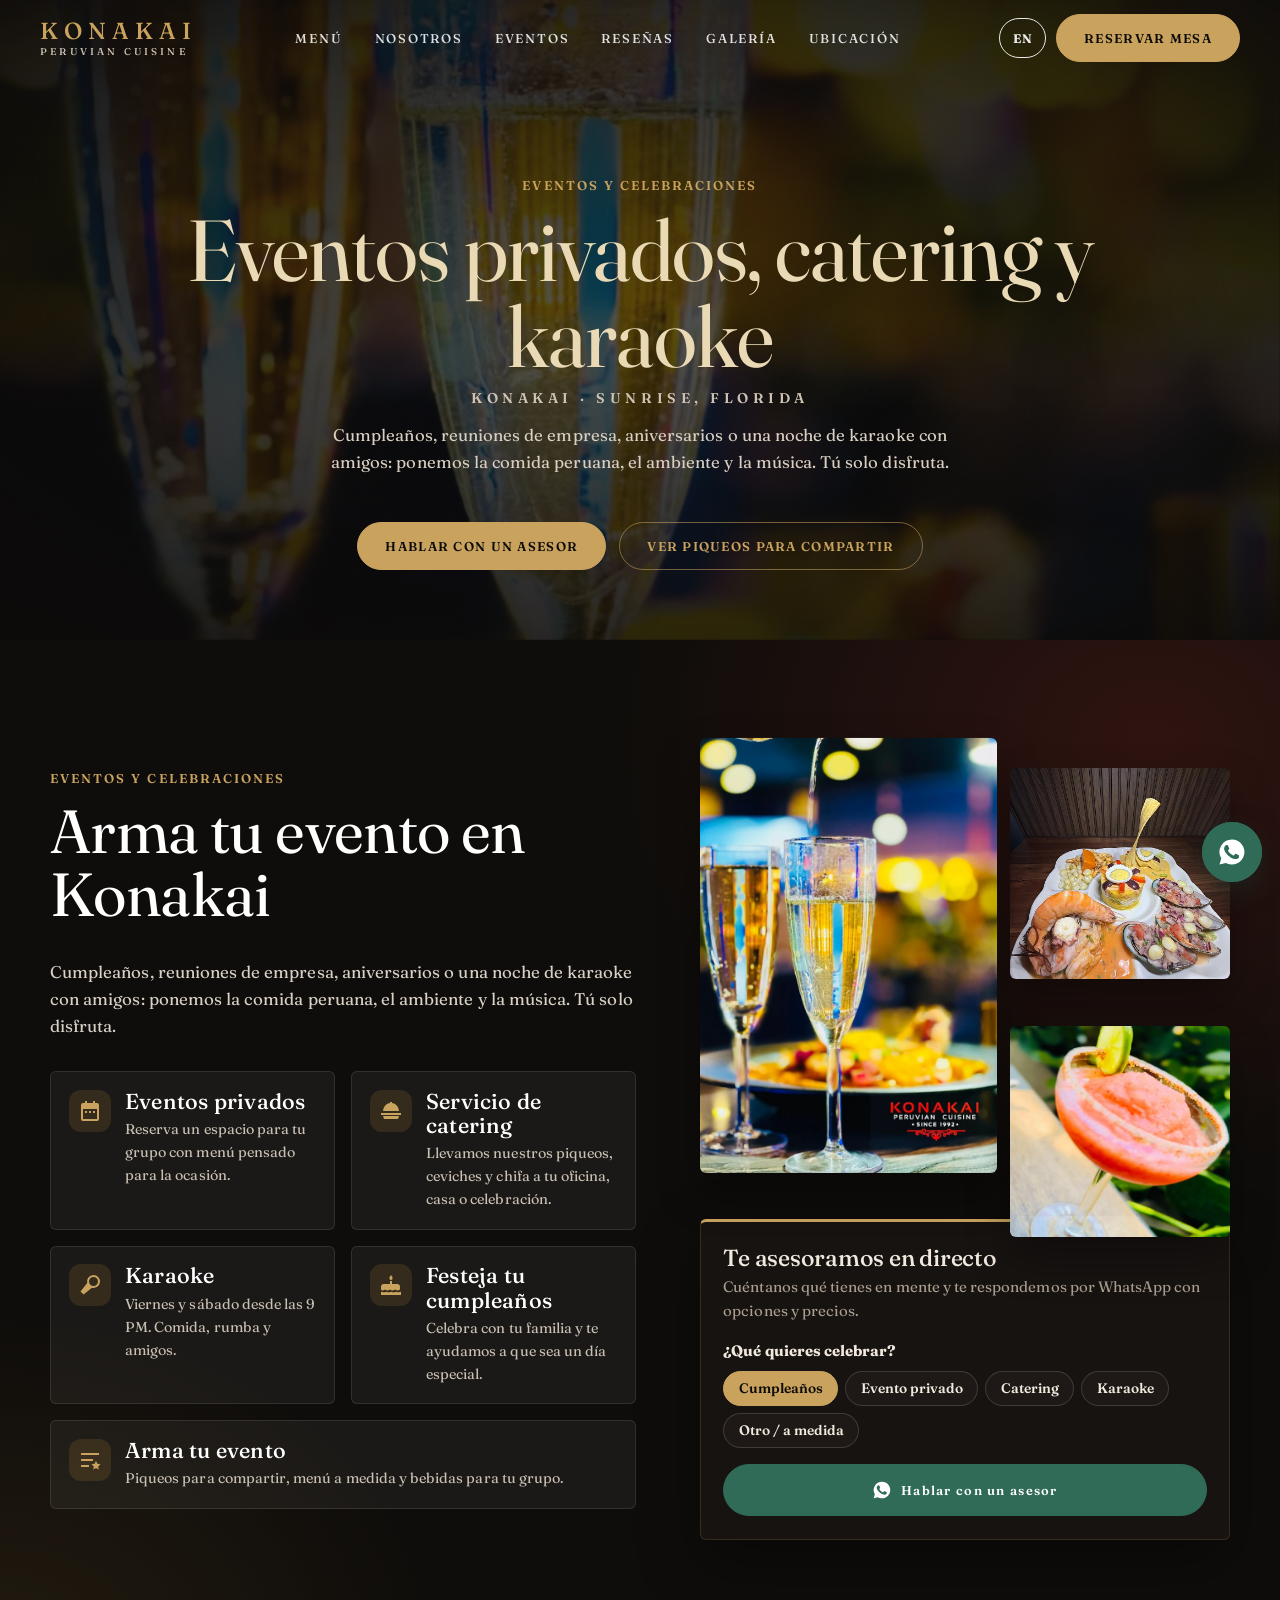
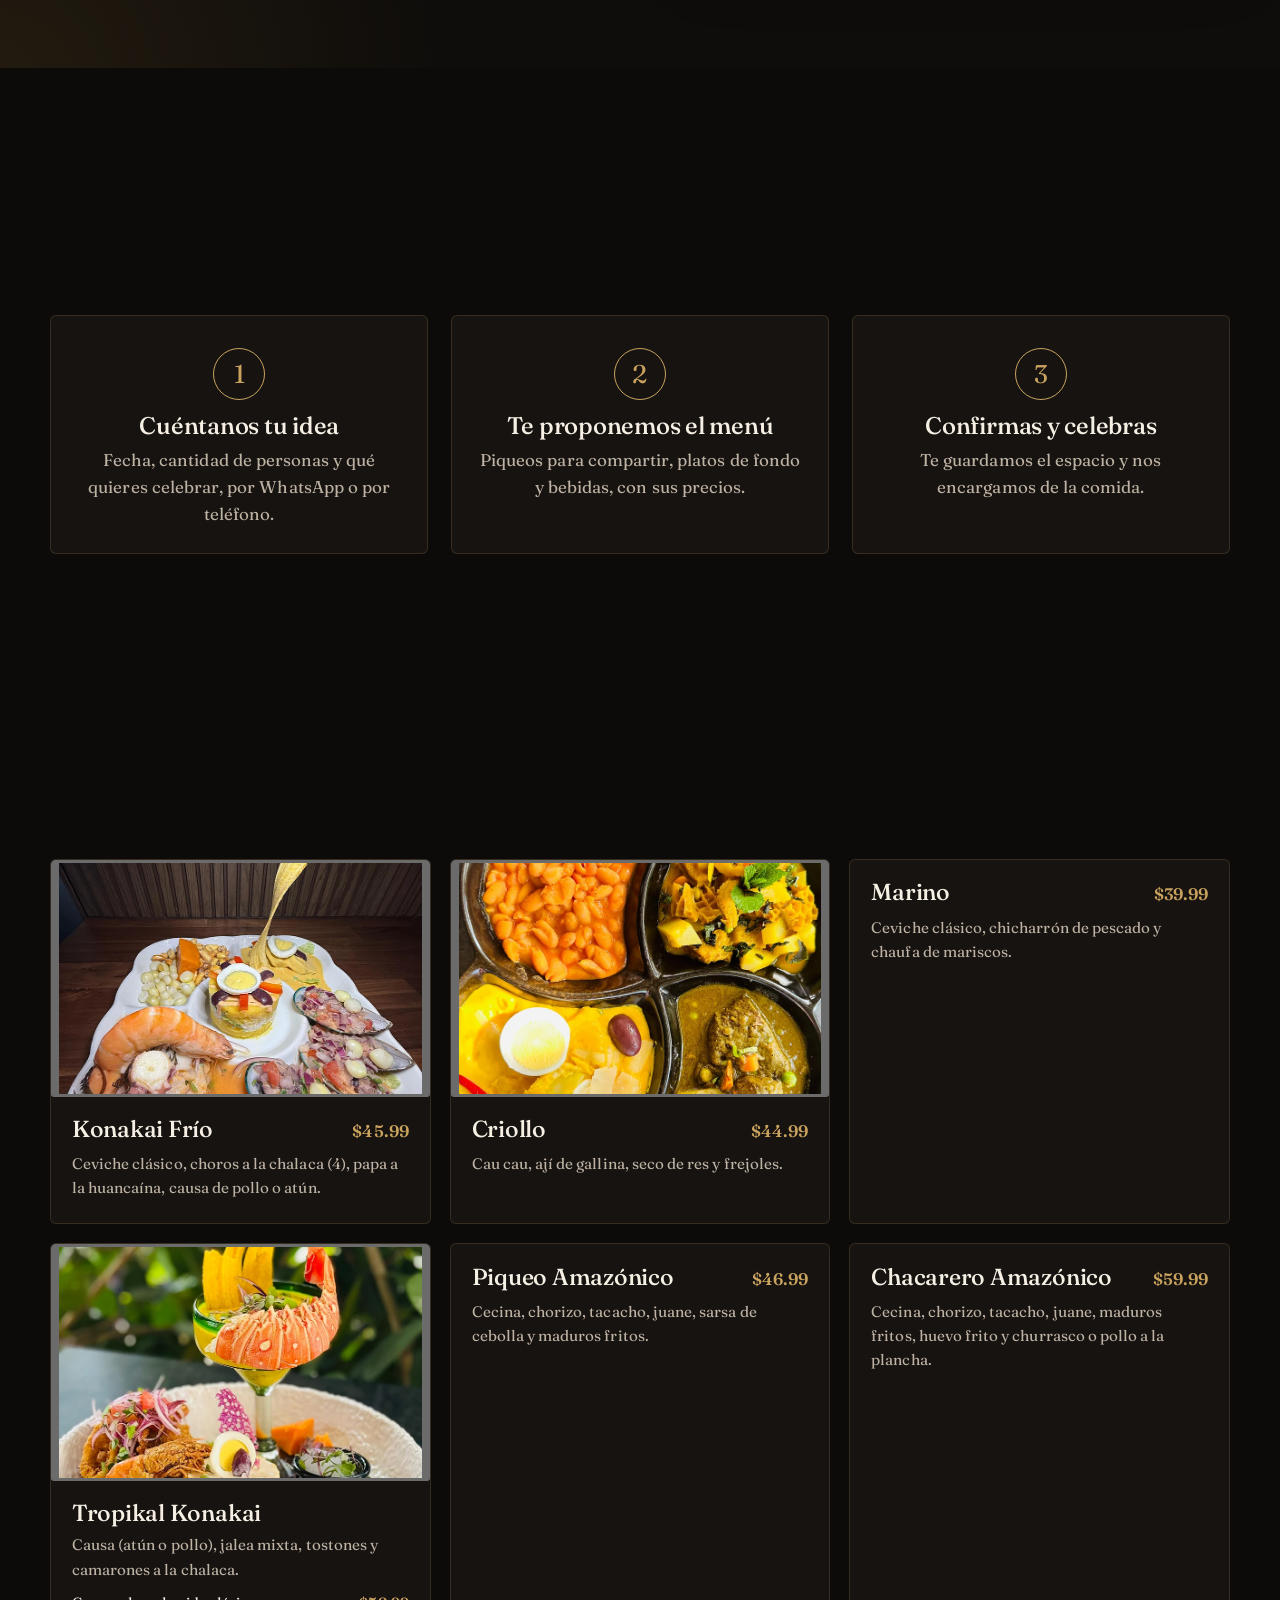
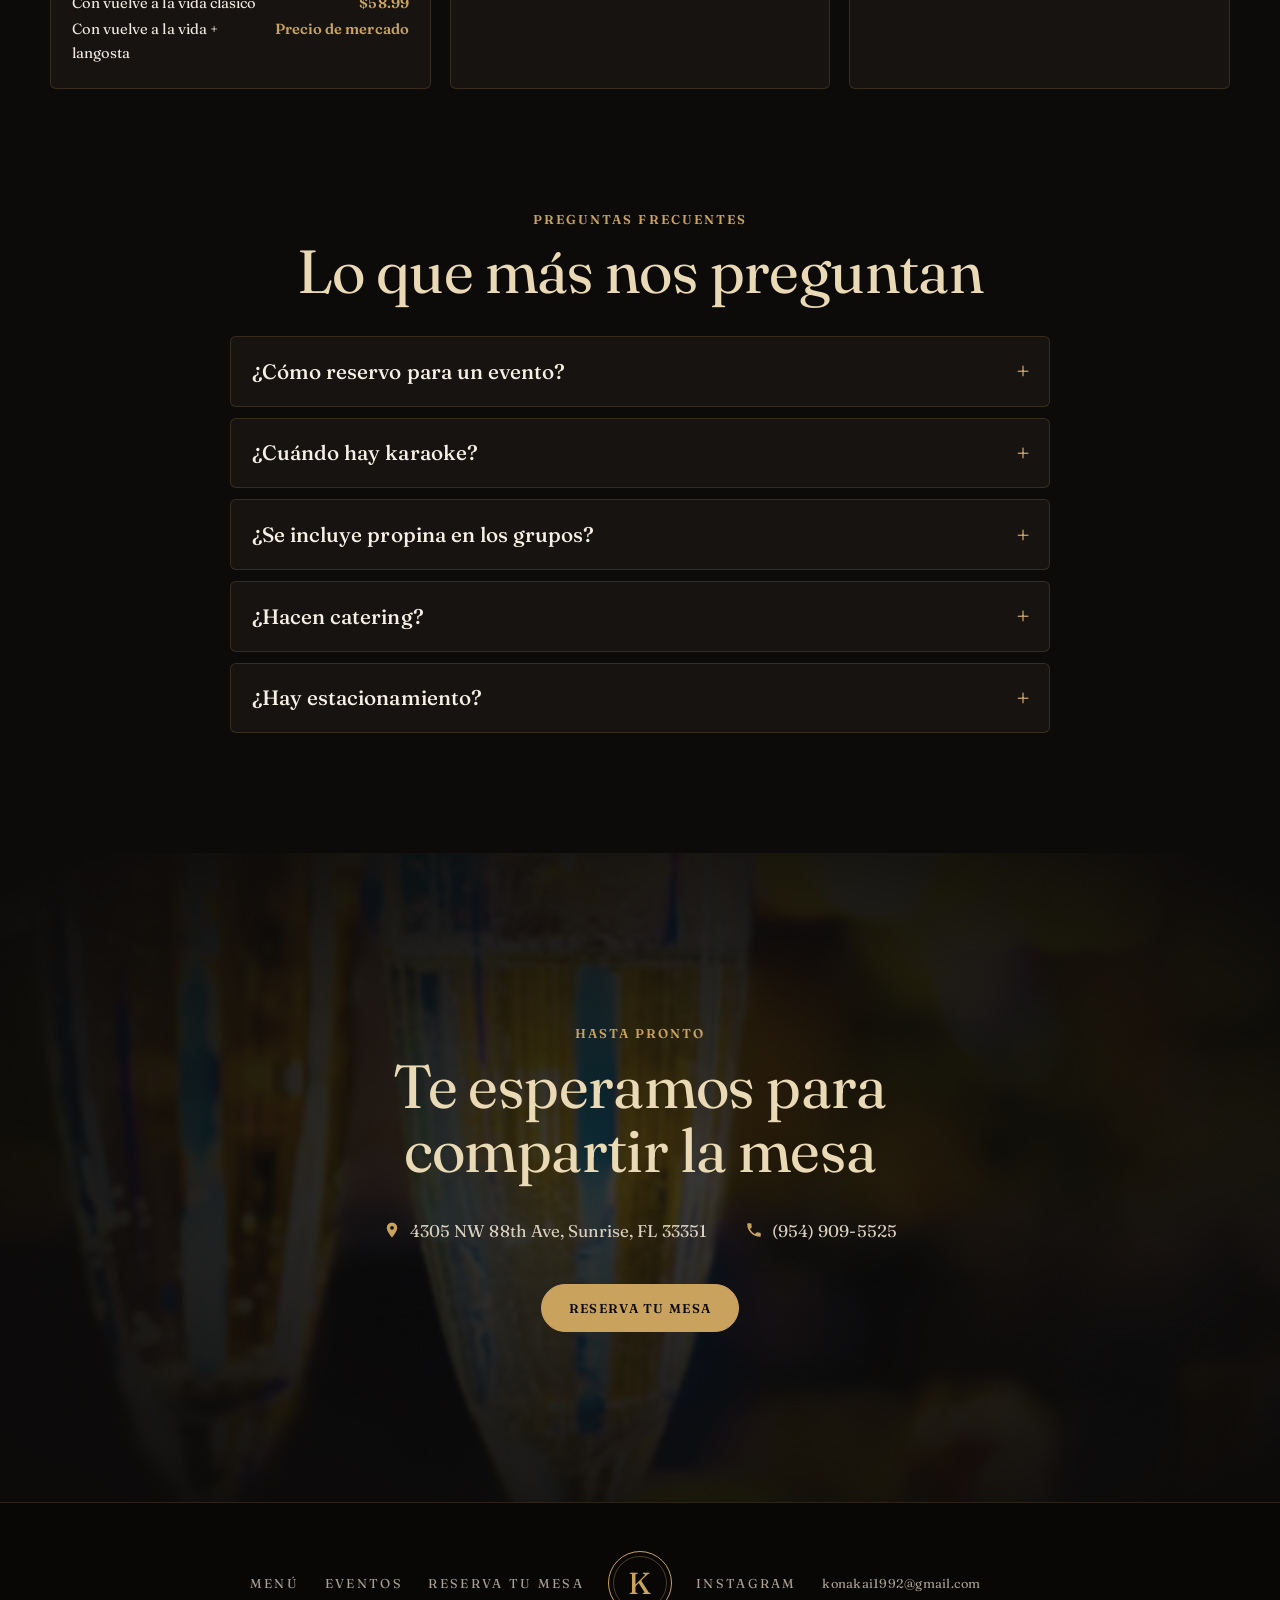
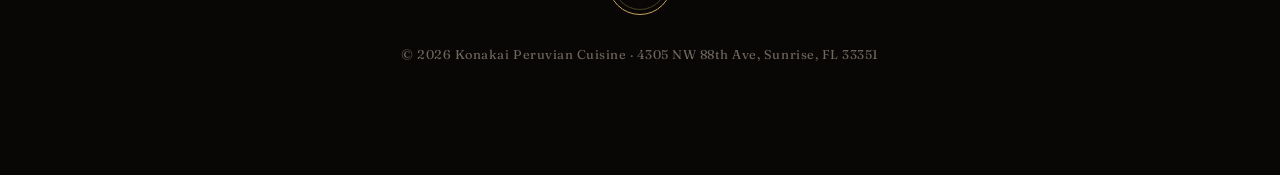
<file: es/eventos/index.html>
<!doctype html>
<html lang="es">
<head>
  <meta charset="utf-8">
  <meta name="viewport" content="width=device-width, initial-scale=1, viewport-fit=cover">
  <title>Eventos privados, catering y karaoke | Konakai</title>
  <meta name="description" content="Celebra en Konakai, Sunrise FL: eventos privados, cumpleaños, catering peruano y karaoke los viernes y sábados. Piqueos para compartir y asesoría directa por WhatsApp.">
  <link rel="canonical" href="https://konakai-web.vercel.app/es/eventos">
  <link rel="alternate" hreflang="en" href="https://konakai-web.vercel.app/events">
  <link rel="alternate" hreflang="es" href="https://konakai-web.vercel.app/es/eventos">
  <link rel="alternate" hreflang="x-default" href="https://konakai-web.vercel.app/events">
  <meta name="robots" content="index, follow, max-image-preview:large">

  <meta property="og:type" content="restaurant.restaurant">
  <meta property="og:site_name" content="Konakai Peruvian Cuisine">
  <meta property="og:url" content="https://konakai-web.vercel.app/es/eventos">
  <meta property="og:title" content="Eventos privados, catering y karaoke | Konakai">
  <meta property="og:description" content="Family-owned since 1992. Ceviche, lomo saltado, chifa and seafood near Fort Lauderdale.">
  <meta property="og:image" content="https://konakai-web.vercel.app/img/og-konakai.jpg?v=3">
  <meta property="og:image:width" content="1200">
  <meta property="og:image:height" content="630">
  <meta property="og:locale" content="es_US">
  <meta property="og:locale:alternate" content="en_US">
  <meta name="twitter:card" content="summary_large_image">

  <meta name="theme-color" content="#0D0B0A">
  <link rel="icon" href="/img/icon.svg" type="image/svg+xml">
  <link rel="apple-touch-icon" href="/img/apple-touch-icon.png">
  <link rel="preconnect" href="https://fonts.googleapis.com">
  <link rel="preconnect" href="https://fonts.gstatic.com" crossorigin>
  <link href="https://fonts.googleapis.com/css2?family=Fraunces:opsz,wght@9..144,300..700&display=swap" rel="stylesheet">
  <link rel="stylesheet" href="/styles.css">

  <script type="application/ld+json">
  {
    "@context": "https://schema.org",
    "@type": "Restaurant",
    "@id": "https://konakai-web.vercel.app/#restaurant",
    "name": "Konakai Peruvian Cuisine",
    "alternateName": ["Konakai", "Konakai Peruvian Restaurant"],
    "description": "Family-owned Peruvian and Chifa (Peruvian-Chinese) restaurant since 1992.",
    "url": "https://konakai-web.vercel.app/",
    "telephone": "+1-954-909-5525",
    "email": "konakai1992@gmail.com",
    "priceRange": "$20–30",
    "image": [
      "https://konakai-web.vercel.app/img/og-konakai.jpg?v=5",
      "https://konakai-web.vercel.app/img/hero-trilogia-ceviches.jpg?v=5",
      "https://konakai-web.vercel.app/img/pulpo-anticuchero.jpg?v=5"
    ],
    "servesCuisine": ["Peruvian", "Chifa", "Seafood", "Latin American"],
    "hasMenu": "https://konakai-web.vercel.app/menu",
    "hasMap": "https://maps.google.com/?cid=11511504645038760523",
    "amenityFeature": [{ "@type": "LocationFeatureSpecification", "name": "Free parking", "value": true }],
    "acceptsReservations": true,
    "address": {
      "@type": "PostalAddress",
      "streetAddress": "4305 NW 88th Ave",
      "addressLocality": "Sunrise",
      "addressRegion": "FL",
      "postalCode": "33351",
      "addressCountry": "US"
    },
    "areaServed": ["Sunrise", "Fort Lauderdale", "Plantation", "Tamarac", "Lauderhill", "Broward County"],
    "openingHoursSpecification": [
      { "@type": "OpeningHoursSpecification", "dayOfWeek": ["Sunday","Monday","Tuesday","Wednesday","Thursday"], "opens": "12:00", "closes": "22:00" },
      { "@type": "OpeningHoursSpecification", "dayOfWeek": ["Friday","Saturday"], "opens": "12:00", "closes": "01:00" }
    ],
    "aggregateRating": { "@type": "AggregateRating", "ratingValue": "4.2", "reviewCount": "1439", "bestRating": "5" },
    "sameAs": ["https://www.instagram.com/konakaiperuviancuisine/"]
  }
  </script>
<!--MENU-LD:START-->
  <script type="application/ld+json">{"@context":"https://schema.org","@type":"FAQPage","mainEntity":[{"@type":"Question","name":"¿Cómo reservo para un evento?","acceptedAnswer":{"@type":"Answer","text":"Escríbenos por WhatsApp al (954) 404-4272 o llama al (954) 909-5525 con la fecha y la cantidad de personas."}},{"@type":"Question","name":"¿Cuándo hay karaoke?","acceptedAnswer":{"@type":"Answer","text":"Los viernes y sábados desde las 9 PM."}},{"@type":"Question","name":"¿Se incluye propina en los grupos?","acceptedAnswer":{"@type":"Answer","text":"Sí: a los grupos de 5 o más personas se les agrega un 18% de propina."}},{"@type":"Question","name":"¿Hacen catering?","acceptedAnswer":{"@type":"Answer","text":"Sí. Cuéntanos la fecha, la cantidad de personas y el lugar, y te enviamos opciones y precios."}},{"@type":"Question","name":"¿Hay estacionamiento?","acceptedAnswer":{"@type":"Answer","text":"Sí, hay estacionamiento gratuito."}}]}</script>
<!--MENU-LD:END-->
</head>
<body>
<a class="skip" href="#main" data-i18n="a11y.skip">Ir al contenido</a>

<!-- 1. HEADER -->
<header class="nav" id="top">
  <a class="brand" href="/es/" aria-label="Konakai Peruvian Cuisine, home"><span class="brand-name">KONAKAI</span><span class="brand-sub">Peruvian Cuisine</span></a>
  <nav class="nav-links" id="navLinks" aria-label="Main">
    <a href="/es/menu" data-i18n="nav.menu">Menú</a>
    <a href="/es/#about" data-i18n="nav.about">Nosotros</a>
    <a href="/es/eventos" data-i18n="nav.events">Eventos</a>
    <a href="/es/#reviews" data-i18n="nav.reviews">Reseñas</a>
    <a href="/es/#gallery" data-i18n="nav.gallery">Galería</a>
    <a href="/es/#visit" data-i18n="nav.visit">Ubicación</a>
  </nav>
  <div class="nav-actions">
    <button class="lang" id="langToggle" type="button" aria-label="Cambiar a español">ES</button>
    <a class="btn btn-sm js-wa-dep nav-call" href="#reserve" data-reserve data-i18n="cta.reserve">Reservar mesa</a>
    <button class="burger" id="burger" type="button" aria-expanded="false" aria-controls="navLinks" aria-label="Open menu">
      <span></span><span></span>
    </button>
  </div>
</header>

<main id="main">
  <section class="page-hero" aria-labelledby="pe-title">
    <picture>
      <source type="image/webp" srcset="/img/ev-brindis-400.webp?v=5 400w, /img/ev-brindis-800.webp?v=5 800w, /img/ev-brindis-1400.webp?v=5 1400w, /img/ev-brindis-2400.webp?v=5 2400w" sizes="100vw">
      <img src="/img/ev-brindis.jpg?v=5" alt="" fetchpriority="high" width="1217" height="1600">
    </picture>
    <div class="page-hero-copy wrap">
      <p class="eyebrow" data-i18n="pe.eyebrow">Eventos y celebraciones</p>
      <h1 id="pe-title"><span class="page-h1" data-i18n="pe.title">Eventos privados, catering y karaoke</span><span class="h1-sub" data-i18n="pe.sub">Konakai · Sunrise, Florida</span></h1>
      <p class="page-lead" data-i18n="ev.lead">Cumpleaños, reuniones de empresa, aniversarios o una noche de karaoke con amigos: ponemos la comida peruana, el ambiente y la música. Tú solo disfruta.</p>
      <div class="hero-ctas">
        <a class="btn js-wa-event js-wa-dep" href="#" target="_blank" rel="noopener" data-i18n="ev.cta.btn">Hablar con un asesor</a>
        <a class="btn btn-ghost" href="#platters" data-i18n="pe.platters">Ver piqueos para compartir</a>
      </div>
    </div>
  </section>

  <!-- EVENTOS -->
  <section class="events" id="plan" aria-labelledby="ev-title">
    <div class="wrap events-grid">
      <div class="events-copy">
        <p class="eyebrow" data-i18n="ev.eyebrow">Eventos y celebraciones</p>
        <h2 id="ev-title" data-i18n="ev.title">Arma tu evento en Konakai</h2>
        <p class="events-lead" data-i18n="ev.lead">Cumpleaños, reuniones de empresa, aniversarios o una noche de karaoke con amigos: ponemos la comida peruana, el ambiente y la música. Tú solo disfruta.</p>
        <ul class="ev-cards">
          <li><svg viewBox="0 0 24 24" aria-hidden="true"><path d="M7 2v2H5a2 2 0 0 0-2 2v14a2 2 0 0 0 2 2h14a2 2 0 0 0 2-2V6a2 2 0 0 0-2-2h-2V2h-2v2H9V2zm-2 8h14v10H5zm2 2v2h2v-2zm4 0v2h2v-2zm4 0v2h2v-2z"/></svg><div><h3 data-i18n="ev.1.t">Eventos privados</h3><p data-i18n="ev.1.p">Reserva un espacio para tu grupo con menú pensado para la ocasión.</p></div></li>
          <li><svg viewBox="0 0 24 24" aria-hidden="true"><path d="M11 4.1V3h2v1.1A8 8 0 0 1 20 12H4a8 8 0 0 1 7-7.9zM2 14h20v2H2zm2 3h16l-1 3H5z"/></svg><div><h3 data-i18n="ev.2.t">Servicio de catering</h3><p data-i18n="ev.2.p">Llevamos nuestros piqueos, ceviches y chifa a tu oficina, casa o celebración.</p></div></li>
          <li><svg viewBox="0 0 24 24" aria-hidden="true"><path d="M15.5 2a6.5 6.5 0 0 0-6.3 8.1L2.5 18.4l3.1 3.1 8.3-6.7A6.5 6.5 0 1 0 15.5 2zm0 2a4.5 4.5 0 1 1 0 9 4.5 4.5 0 0 1 0-9z"/></svg><div><h3 data-i18n="ev.3.t">Karaoke</h3><p data-i18n="ev.3.p">Viernes y sábado desde las 9 PM. Comida, rumba y amigos.</p></div></li>
          <li><svg viewBox="0 0 24 24" aria-hidden="true"><path d="M12 2c1.1 1.3 1.6 2.4 1.6 3.3A1.6 1.6 0 0 1 12 7a1.6 1.6 0 0 1-1.6-1.7c0-.9.5-2 1.6-3.3zM11 8h2v3h5a3 3 0 0 1 3 3v2.5c-.8.6-1.7.9-2.5.9s-1.7-.3-2.5-.9a4.1 4.1 0 0 1-5 0 4.1 4.1 0 0 1-5 0c-.8.6-1.7.9-2.5.9S2.8 17.1 2 16.5V14a3 3 0 0 1 3-3h6zm-9 10.8c.8.3 1.6.5 2.5.5 1 0 1.8-.2 2.5-.6.8.4 1.6.6 2.5.6s1.7-.2 2.5-.6c.8.4 1.6.6 2.5.6s1.7-.2 2.5-.6c.7.4 1.5.6 2.5.6.9 0 1.7-.2 2.5-.5V22H2z"/></svg><div><h3 data-i18n="ev.4.t">Festeja tu cumpleaños</h3><p data-i18n="ev.4.p">Celebra con tu familia y te ayudamos a que sea un día especial.</p></div></li>
          <li><svg viewBox="0 0 24 24" aria-hidden="true"><path d="M3 5h18v2H3zm0 6h12v2H3zm0 6h8v2H3zm15-4 1.4 2.8 3.1.5-2.3 2.2.6 3.1-2.8-1.5-2.8 1.5.6-3.1-2.3-2.2 3.1-.5z"/></svg><div><h3 data-i18n="ev.5.t">Arma tu evento</h3><p data-i18n="ev.5.p">Piqueos para compartir, menú a medida y bebidas para tu grupo.</p></div></li>
        </ul>
      </div>
      <div class="events-side">
        <div class="ev-photos">
          <picture class="evp evp-1" data-speed="0.06"><source type="image/webp" srcset="/img/ev-brindis-800.webp?v=5 800w, /img/ev-brindis-1400.webp?v=5 1400w, /img/ev-brindis-2400.webp?v=5 2400w" sizes="(max-width: 900px) 55vw, 26vw"><img src="/img/ev-brindis.jpg?v=5" alt="Champagne toast at Konakai" loading="lazy"></picture>
          <picture class="evp evp-2"><source type="image/webp" srcset="/img/ev-piqueo-800.webp?v=5 800w, /img/ev-piqueo-1400.webp?v=5 1400w, /img/ev-piqueo-2400.webp?v=5 2400w" sizes="(max-width: 900px) 40vw, 18vw"><img src="/img/ev-piqueo.jpg?v=5" alt="Seafood platter to share" loading="lazy"></picture>
          <picture class="evp evp-3" data-speed="-0.05"><source type="image/webp" srcset="/img/ev-coctel-800.webp?v=5 800w, /img/ev-coctel-1400.webp?v=5 1400w, /img/ev-coctel-2400.webp?v=5 2400w" sizes="(max-width: 900px) 40vw, 18vw"><img src="/img/ev-coctel.jpg?v=5" alt="Frozen cocktail" loading="lazy"></picture>
        </div>
        <div class="ev-cta js-wa-dep">
          <h3 data-i18n="ev.cta.t">Te asesoramos en directo</h3>
          <p data-i18n="ev.cta.p">Cuéntanos qué tienes en mente y te respondemos por WhatsApp con opciones y precios.</p>
          <p class="ev-pick" data-i18n="ev.cta.pick">¿Qué quieres celebrar?</p>
          <div class="chips" id="evChips"></div>
          <a class="btn btn-wa btn-block js-wa-event" href="#" target="_blank" rel="noopener"><svg viewBox="0 0 24 24" aria-hidden="true"><path d="M12 2a10 10 0 0 0-8.6 15.1L2 22l5-1.3A10 10 0 1 0 12 2zm5.6 14.2c-.2.7-1.4 1.3-2 1.4-.5.1-1.2.1-1.9-.1-.4-.1-1-.3-1.7-.6-3-1.3-4.9-4.3-5.1-4.5-.1-.2-1.2-1.6-1.2-3.1s.8-2.2 1.1-2.5c.3-.3.6-.4.8-.4h.6c.2 0 .4 0 .6.5l.9 2.1c.1.2.1.4 0 .5l-.3.5-.4.5c-.1.1-.3.3-.1.6.2.3.8 1.3 1.7 2.1 1.2 1 2.1 1.4 2.4 1.5.3.2.5.1.6-.1l.9-1.1c.2-.3.4-.2.6-.1l2 1c.3.1.5.2.5.3.1.2.1.7-.1 1.4z"/></svg><span data-i18n="ev.cta.btn">Hablar con un asesor</span></a>
        </div>
      </div>
    </div>
  </section>

  <!-- CÓMO FUNCIONA -->
  <section class="how wrap" aria-labelledby="how-title">
    <div class="section-head center-head">
      <p class="eyebrow" data-i18n="how.eyebrow">Cómo funciona</p>
      <h2 id="how-title" data-i18n="how.title">Tu evento en tres pasos</h2>
    </div>
    <ol class="steps">
      <li><span class="step-n">1</span><h3 data-i18n="how.1.t">Cuéntanos tu idea</h3><p data-i18n="how.1.p">Fecha, cantidad de personas y qué quieres celebrar, por WhatsApp o por teléfono.</p></li>
      <li><span class="step-n">2</span><h3 data-i18n="how.2.t">Te proponemos el menú</h3><p data-i18n="how.2.p">Piqueos para compartir, platos de fondo y bebidas, con sus precios.</p></li>
      <li><span class="step-n">3</span><h3 data-i18n="how.3.t">Confirmas y celebras</h3><p data-i18n="how.3.p">Te guardamos el espacio y nos encargamos de la comida.</p></li>
    </ol>
  </section>

  <!-- PIQUEOS PARA COMPARTIR -->
  <section class="platters wrap" id="platters" aria-labelledby="plat-title">
    <div class="section-head center-head">
      <p class="eyebrow" data-i18n="plat.eyebrow">Para compartir</p>
      <h2 id="plat-title" data-i18n="plat.title">Piqueos para tu grupo</h2>
      <p class="section-lead" data-i18n="plat.lead">Precios de nuestra carta. Para grupos grandes armamos opciones a medida.</p>
    </div>
    <div class="plat-grid">
<!--PLATTERS:START-->
      <article class="plat-card"><button type="button" class="plat-img" data-zoom="ev-piqueo" aria-label="Konakai Frío"><img src="/img/ev-piqueo-800.webp?v=5" alt="Konakai Frío" loading="lazy"></button>
        <div class="plat-body"><div class="plat-top"><h3>Konakai Frío</h3><span class="ml-price">$45.99</span></div><p>Ceviche clásico, choros a la chalaca (4), papa a la huancaína, causa de pollo o atún.</p></div></article>
      <article class="plat-card"><button type="button" class="plat-img" data-zoom="m-criollo" aria-label="Criollo"><img src="/img/m-criollo-800.webp?v=5" alt="Criollo" loading="lazy"></button>
        <div class="plat-body"><div class="plat-top"><h3>Criollo</h3><span class="ml-price">$44.99</span></div><p>Cau cau, ají de gallina, seco de res y frejoles.</p></div></article>
      <article class="plat-card">
        <div class="plat-body"><div class="plat-top"><h3>Marino</h3><span class="ml-price">$39.99</span></div><p>Ceviche clásico, chicharrón de pescado y chaufa de mariscos.</p></div></article>
      <article class="plat-card"><button type="button" class="plat-img" data-zoom="tropikal-konakai" aria-label="Tropikal Konakai"><img src="/img/tropikal-konakai-800.webp?v=5" alt="Tropikal Konakai" loading="lazy"></button>
        <div class="plat-body"><div class="plat-top"><h3>Tropikal Konakai</h3></div><p>Causa (atún o pollo), jalea mixta, tostones y camarones a la chalaca.</p><ul class="mi-vars"><li><span>Con vuelve a la vida clásico</span><span class="ml-price">$58.99</span></li><li><span>Con vuelve a la vida + langosta</span><span class="ml-price">Precio de mercado</span></li></ul></div></article>
      <article class="plat-card">
        <div class="plat-body"><div class="plat-top"><h3>Piqueo Amazónico</h3><span class="ml-price">$46.99</span></div><p>Cecina, chorizo, tacacho, juane, sarsa de cebolla y maduros fritos.</p></div></article>
      <article class="plat-card">
        <div class="plat-body"><div class="plat-top"><h3>Chacarero Amazónico</h3><span class="ml-price">$59.99</span></div><p>Cecina, chorizo, tacacho, juane, maduros fritos, huevo frito y churrasco o pollo a la plancha.</p></div></article>
<!--PLATTERS:END-->
    </div>
  </section>

  <!-- PREGUNTAS FRECUENTES -->
  <section class="faq wrap" aria-labelledby="faq-title">
    <div class="section-head center-head">
      <p class="eyebrow" data-i18n="faq.eyebrow">Preguntas frecuentes</p>
      <h2 id="faq-title" data-i18n="faq.title">Lo que más nos preguntan</h2>
    </div>
    <div class="faq-list">
      <details><summary data-i18n="faq.1.q">¿Cómo reservo para un evento?</summary><p data-i18n="faq.1.a">Escríbenos por WhatsApp al (954) 404-4272 o llama al (954) 909-5525 con la fecha y la cantidad de personas.</p></details>
      <details><summary data-i18n="faq.2.q">¿Cuándo hay karaoke?</summary><p data-i18n="faq.2.a">Los viernes y sábados desde las 9 PM.</p></details>
      <details><summary data-i18n="faq.3.q">¿Se incluye propina en los grupos?</summary><p data-i18n="faq.3.a">Sí: a los grupos de 5 o más personas se les agrega un 18% de propina.</p></details>
      <details><summary data-i18n="faq.4.q">¿Hacen catering?</summary><p data-i18n="faq.4.a">Sí. Cuéntanos la fecha, la cantidad de personas y el lugar, y te enviamos opciones y precios.</p></details>
      <details><summary data-i18n="faq.5.q">¿Hay estacionamiento?</summary><p data-i18n="faq.5.a">Sí, hay estacionamiento gratuito.</p></details>
    </div>
  </section>

  <!-- CIERRE (estilo F&B) -->
  <section class="closing" aria-labelledby="closing-title">
    <picture>
      <source type="image/webp" srcset="/img/ev-brindis-800.webp?v=5 800w, /img/ev-brindis-1400.webp?v=5 1400w, /img/ev-brindis-2400.webp?v=5 2400w" sizes="100vw">
      <img src="/img/ev-brindis.jpg?v=5" alt="" loading="lazy" decoding="async">
    </picture>
    <div class="wrap closing-inner">
      <p class="eyebrow" data-i18n="closing.eyebrow">Hasta pronto</p>
      <h2 id="closing-title" data-i18n="closing.title">Te esperamos para compartir la mesa</h2>
      <ul class="closing-info">
        <li><svg viewBox="0 0 24 24" aria-hidden="true"><path d="M12 2a7 7 0 0 0-7 7c0 5.25 7 13 7 13s7-7.75 7-13a7 7 0 0 0-7-7zm0 9.5A2.5 2.5 0 1 1 12 6.5a2.5 2.5 0 0 1 0 5z"/></svg><a class="js-directions" href="#" target="_blank" rel="noopener"><span class="js-address"></span></a></li>
        <li><svg viewBox="0 0 24 24" aria-hidden="true"><path d="M6.6 10.8a15.1 15.1 0 0 0 6.6 6.6l2.2-2.2a1 1 0 0 1 1-.25 11.4 11.4 0 0 0 3.6.57 1 1 0 0 1 1 1V20a1 1 0 0 1-1 1A17 17 0 0 1 3 4a1 1 0 0 1 1-1h3.5a1 1 0 0 1 1 1c0 1.25.2 2.45.57 3.57a1 1 0 0 1-.25 1z"/></svg><a class="js-call" href="#"><span class="js-phone1"></span></a></li>
      </ul>
      <a class="btn js-wa-dep" href="#reserve" data-reserve data-i18n="cta.book">Reserva tu mesa</a>
    </div>
  </section>
</main>

<footer class="footer">
  <div class="wrap footer-inner">
    <nav class="footer-links" aria-label="Footer">
      <a href="/es/menu" data-i18n="nav.menu">Menú</a>
      <a href="/es/eventos" data-i18n="nav.events">Eventos</a>
      <a href="#reserve" data-reserve data-i18n="cta.book">Reserva tu mesa</a>
    </nav>
    <a class="monogram" href="/es/" aria-label="Konakai, back to top"><span>K</span></a>
    <nav class="footer-links" aria-label="Social">
      <a class="js-ig" href="https://www.instagram.com/konakaiperuviancuisine/" target="_blank" rel="noopener">Instagram</a>
      <a class="js-email" href="#"></a>
    </nav>
  </div>
  <p class="footer-copy">© <span id="year"></span> Konakai Peruvian Cuisine · <span class="js-address"></span></p>
</footer>

<!-- Reserva: panel lateral accesible desde cualquier punto -->
<dialog class="drawer" id="reserveDrawer" aria-labelledby="drawerTitle">
  <button class="drawer-close" type="button" aria-label="Close">×</button>
  <h2 class="sr-only" id="drawerTitle" data-i18n="cta.book">Reserva tu mesa</h2>
      <form class="reserve" id="reserveForm" method="dialog" novalidate>
                <p class="eyebrow" data-i18n="res.eyebrow">Reserva directa</p>
        <h3 class="reserve-title" data-i18n="res.title">Reserva tu mesa en 20 segundos</h3>
        <p class="reserve-lead" data-i18n="res.lead">Elige fecha, hora y personas. Se abre WhatsApp con el mensaje listo para enviar.</p>
        <div class="field-grid">
          <label class="field"><span data-i18n="res.date">Fecha</span><input type="date" id="resDate" required></label>
          <label class="field"><span data-i18n="res.time">Hora</span><select id="resTime" required></select></label>
          <label class="field"><span data-i18n="res.people">Personas</span><select id="resPeople" required></select></label>
          <label class="field"><span data-i18n="res.name">Tu nombre</span><input type="text" id="resName" autocomplete="name" maxlength="60" placeholder="Opcional" data-i18n-ph="res.namePh"></label>
          <label class="field field-wide"><span data-i18n="res.notes">Ocasión o comentario (opcional)</span><input type="text" id="resNotes" maxlength="120" placeholder="Cumpleaños, silla de bebé…" data-i18n-ph="res.notesPh"></label>
        </div>
        <button class="btn btn-wa btn-block" type="submit">
          <svg viewBox="0 0 24 24" aria-hidden="true"><path d="M12 2a10 10 0 0 0-8.6 15.1L2 22l5-1.3A10 10 0 1 0 12 2zm5.6 14.2c-.2.7-1.4 1.3-2 1.4-.5.1-1.2.1-1.9-.1-.4-.1-1-.3-1.7-.6-3-1.3-4.9-4.3-5.1-4.5-.1-.2-1.2-1.6-1.2-3.1s.8-2.2 1.1-2.5c.3-.3.6-.4.8-.4h.6c.2 0 .4 0 .6.5l.9 2.1c.1.2.1.4 0 .5l-.3.5-.4.5c-.1.1-.3.3-.1.6.2.3.8 1.3 1.7 2.1 1.2 1 2.1 1.4 2.4 1.5.3.2.5.1.6-.1l.9-1.1c.2-.3.4-.2.6-.1l2 1c.3.1.5.2.5.3.1.2.1.7-.1 1.4z"/></svg>
          <span data-i18n="res.submit">Reservar por WhatsApp</span>
        </button>
        <p class="reserve-fine" data-i18n="res.fine">Grupos de 5 o más: se agrega 18% de propina. Te confirmaremos por WhatsApp.</p>
      </form>
</dialog>

<!-- Botón flotante WhatsApp -->
<a class="wa-float js-whatsapp" href="#" target="_blank" rel="noopener" aria-label="Reserve on WhatsApp">
  <svg viewBox="0 0 24 24" aria-hidden="true"><path d="M12 2a10 10 0 0 0-8.6 15.1L2 22l5-1.3A10 10 0 1 0 12 2zm5.6 14.2c-.2.7-1.4 1.3-2 1.4-.5.1-1.2.1-1.9-.1-.4-.1-1-.3-1.7-.6-3-1.3-4.9-4.3-5.1-4.5-.1-.2-1.2-1.6-1.2-3.1s.8-2.2 1.1-2.5c.3-.3.6-.4.8-.4h.6c.2 0 .4 0 .6.5l.9 2.1c.1.2.1.4 0 .5l-.3.5-.4.5c-.1.1-.3.3-.1.6.2.3.8 1.3 1.7 2.1 1.2 1 2.1 1.4 2.4 1.5.3.2.5.1.6-.1l.9-1.1c.2-.3.4-.2.6-.1l2 1c.3.1.5.2.5.3.1.2.1.7-.1 1.4z"/></svg>
</a>

<!-- Vista 360° (Google Street View) -->
<dialog class="sv360" id="sv360" aria-labelledby="sv360Title">
  <div class="sv360-head">
    <div>
      <p class="eyebrow" data-i18n="sv.eyebrow">Vista 360°</p>
      <h3 id="sv360Title" data-i18n="sv.title">Fachada de Konakai · 4305 NW 88th Ave</h3>
    </div>
    <button class="sv360-close" type="button" aria-label="Close">×</button>
  </div>
  <div class="sv360-frame"><iframe title="Google Street View: Konakai Peruvian Cuisine" allowfullscreen loading="lazy" referrerpolicy="no-referrer-when-downgrade"></iframe></div>
  <div class="sv360-foot">
    <span data-i18n="sv.hint">Arrastra para mirar alrededor. Imágenes © Google.</span>
    <a class="js-sv-ext" href="#" target="_blank" rel="noopener" data-i18n="sv.ext">Abrir en Google Maps</a>
  </div>
</dialog>

<!-- Lightbox -->
<dialog class="lightbox" id="lightbox" aria-label="Photo">
  <button class="lb-close" type="button" aria-label="Close">×</button>
  <img alt="">
  <p class="lb-cap"></p>
</dialog>

<script src="/menu-data.js" defer></script>
<script src="/main.js" defer></script>
</body>
</html>
</file>
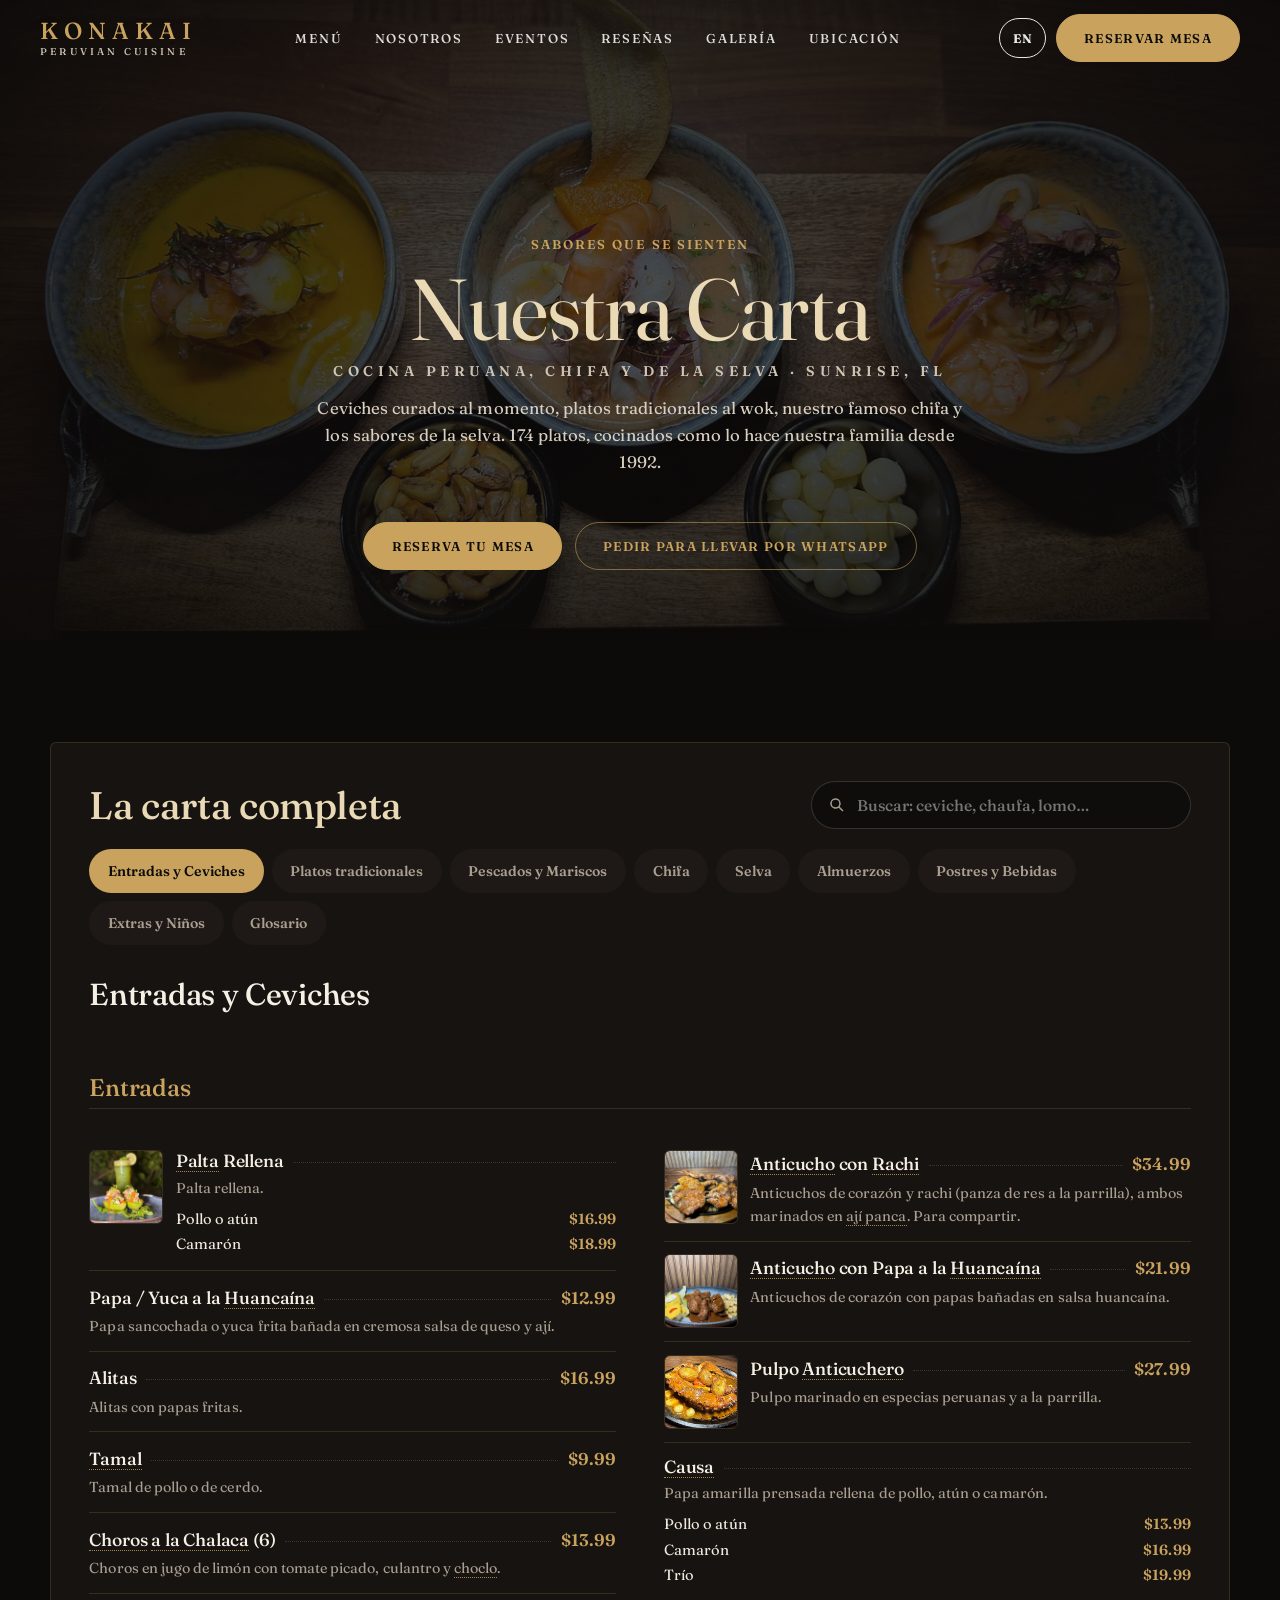
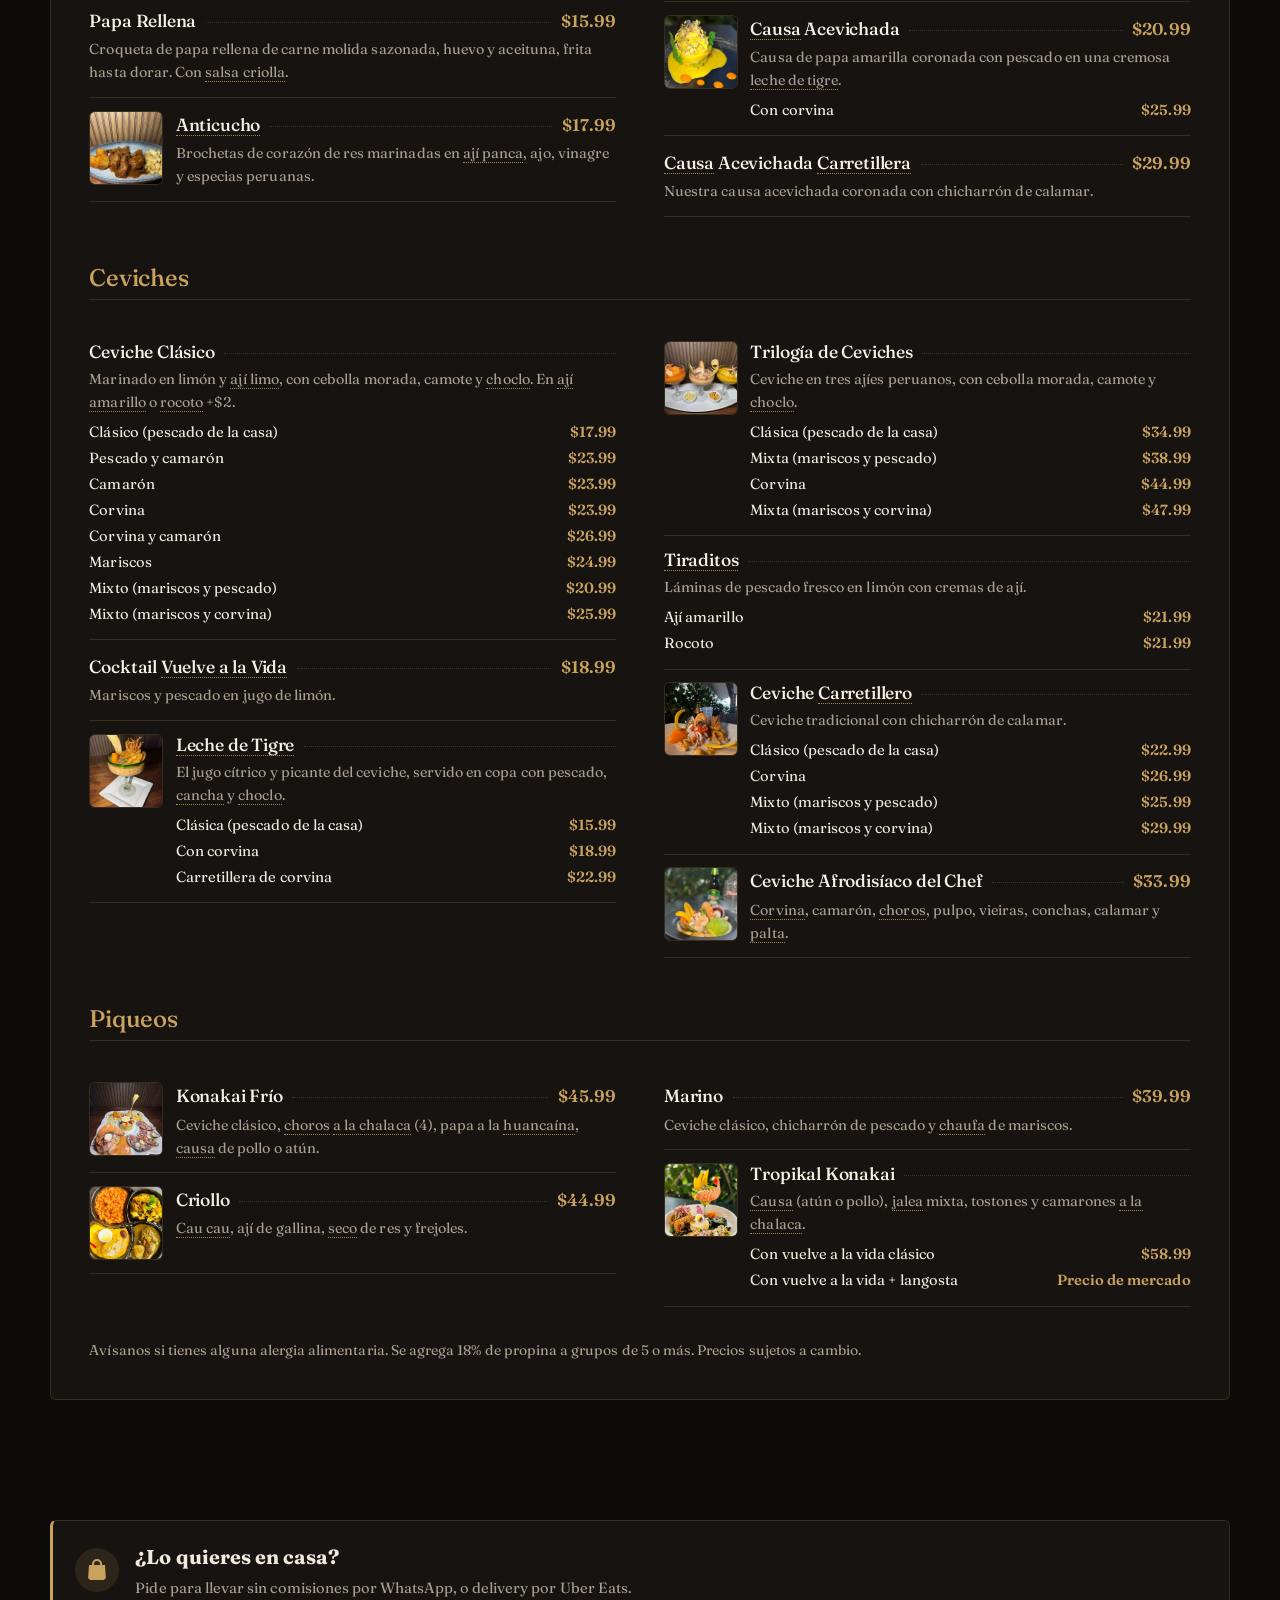
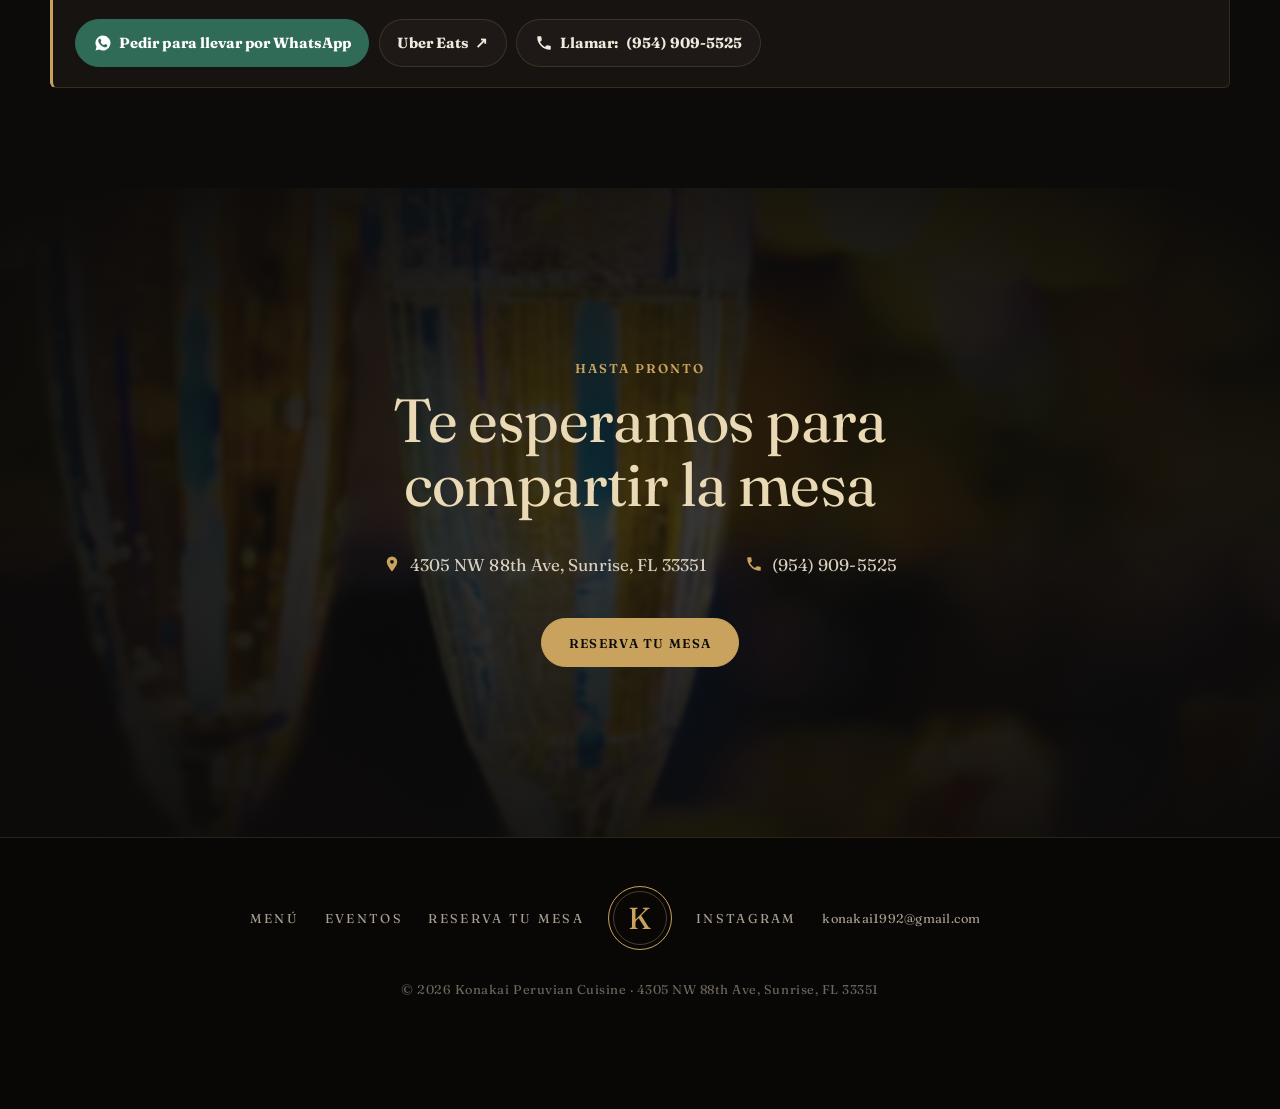
<file: es/menu/index.html>
<!doctype html>
<html lang="es">
<head>
  <meta charset="utf-8">
  <meta name="viewport" content="width=device-width, initial-scale=1, viewport-fit=cover">
  <title>Carta | Konakai, cocina peruana en Sunrise FL</title>
  <meta name="description" content="La carta completa de Konakai con precios: ceviches, tiraditos, lomo saltado, arroz chaufa y chifa, mariscos, platos de la selva, almuerzos, postres, cócteles de pisco y vinos.">
  <link rel="canonical" href="https://konakai-web.vercel.app/es/menu">
  <link rel="alternate" hreflang="en" href="https://konakai-web.vercel.app/menu">
  <link rel="alternate" hreflang="es" href="https://konakai-web.vercel.app/es/menu">
  <link rel="alternate" hreflang="x-default" href="https://konakai-web.vercel.app/menu">
  <meta name="robots" content="index, follow, max-image-preview:large">

  <meta property="og:type" content="restaurant.restaurant">
  <meta property="og:site_name" content="Konakai Peruvian Cuisine">
  <meta property="og:url" content="https://konakai-web.vercel.app/es/menu">
  <meta property="og:title" content="Carta | Konakai, cocina peruana en Sunrise FL">
  <meta property="og:description" content="Family-owned since 1992. Ceviche, lomo saltado, chifa and seafood near Fort Lauderdale.">
  <meta property="og:image" content="https://konakai-web.vercel.app/img/og-konakai.jpg?v=3">
  <meta property="og:image:width" content="1200">
  <meta property="og:image:height" content="630">
  <meta property="og:locale" content="es_US">
  <meta property="og:locale:alternate" content="en_US">
  <meta name="twitter:card" content="summary_large_image">

  <meta name="theme-color" content="#0D0B0A">
  <link rel="icon" href="/img/icon.svg" type="image/svg+xml">
  <link rel="apple-touch-icon" href="/img/apple-touch-icon.png">
  <link rel="preconnect" href="https://fonts.googleapis.com">
  <link rel="preconnect" href="https://fonts.gstatic.com" crossorigin>
  <link href="https://fonts.googleapis.com/css2?family=Fraunces:opsz,wght@9..144,300..700&display=swap" rel="stylesheet">
  <link rel="stylesheet" href="/styles.css">

  <script type="application/ld+json">
  {
    "@context": "https://schema.org",
    "@type": "Restaurant",
    "@id": "https://konakai-web.vercel.app/#restaurant",
    "name": "Konakai Peruvian Cuisine",
    "alternateName": ["Konakai", "Konakai Peruvian Restaurant"],
    "description": "Family-owned Peruvian and Chifa (Peruvian-Chinese) restaurant since 1992.",
    "url": "https://konakai-web.vercel.app/",
    "telephone": "+1-954-909-5525",
    "email": "konakai1992@gmail.com",
    "priceRange": "$20–30",
    "image": [
      "https://konakai-web.vercel.app/img/og-konakai.jpg?v=5",
      "https://konakai-web.vercel.app/img/hero-trilogia-ceviches.jpg?v=5",
      "https://konakai-web.vercel.app/img/pulpo-anticuchero.jpg?v=5"
    ],
    "servesCuisine": ["Peruvian", "Chifa", "Seafood", "Latin American"],
    "hasMenu": "https://konakai-web.vercel.app/menu",
    "hasMap": "https://maps.google.com/?cid=11511504645038760523",
    "amenityFeature": [{ "@type": "LocationFeatureSpecification", "name": "Free parking", "value": true }],
    "acceptsReservations": true,
    "address": {
      "@type": "PostalAddress",
      "streetAddress": "4305 NW 88th Ave",
      "addressLocality": "Sunrise",
      "addressRegion": "FL",
      "postalCode": "33351",
      "addressCountry": "US"
    },
    "areaServed": ["Sunrise", "Fort Lauderdale", "Plantation", "Tamarac", "Lauderhill", "Broward County"],
    "openingHoursSpecification": [
      { "@type": "OpeningHoursSpecification", "dayOfWeek": ["Sunday","Monday","Tuesday","Wednesday","Thursday"], "opens": "12:00", "closes": "22:00" },
      { "@type": "OpeningHoursSpecification", "dayOfWeek": ["Friday","Saturday"], "opens": "12:00", "closes": "01:00" }
    ],
    "aggregateRating": { "@type": "AggregateRating", "ratingValue": "4.2", "reviewCount": "1439", "bestRating": "5" },
    "sameAs": ["https://www.instagram.com/konakaiperuviancuisine/"]
  }
  </script>
<!--MENU-LD:START-->
  <script type="application/ld+json">{"@context":"https://schema.org","@type":"Menu","@id":"https://konakai-web.vercel.app/es/menu#menu","name":"Carta de Konakai Peruvian Cuisine","inLanguage":"es","hasMenuSection":[{"@type":"MenuSection","name":"Entradas","hasMenuItem":[{"@type":"MenuItem","name":"Palta Rellena","description":"Palta rellena.","offers":{"@type":"Offer","price":"16.99","priceCurrency":"USD"}},{"@type":"MenuItem","name":"Papa / Yuca a la Huancaína","description":"Papa sancochada o yuca frita bañada en cremosa salsa de queso y ají.","offers":{"@type":"Offer","price":"12.99","priceCurrency":"USD"}},{"@type":"MenuItem","name":"Alitas","description":"Alitas con papas fritas.","offers":{"@type":"Offer","price":"16.99","priceCurrency":"USD"}},{"@type":"MenuItem","name":"Tamal","description":"Tamal de pollo o de cerdo.","offers":{"@type":"Offer","price":"9.99","priceCurrency":"USD"}},{"@type":"MenuItem","name":"Choros a la Chalaca (6)","description":"Choros en jugo de limón con tomate picado, culantro y choclo.","offers":{"@type":"Offer","price":"13.99","priceCurrency":"USD"}},{"@type":"MenuItem","name":"Papa Rellena","offers":{"@type":"Offer","price":"15.99","priceCurrency":"USD"}},{"@type":"MenuItem","name":"Anticucho","description":"Brochetas de corazón de res marinadas en ají panca, ajo, vinagre y especias peruanas.","offers":{"@type":"Offer","price":"17.99","priceCurrency":"USD"}},{"@type":"MenuItem","name":"Anticucho con Rachi","offers":{"@type":"Offer","price":"34.99","priceCurrency":"USD"}},{"@type":"MenuItem","name":"Anticucho con Papa a la Huancaína","offers":{"@type":"Offer","price":"21.99","priceCurrency":"USD"}},{"@type":"MenuItem","name":"Pulpo Anticuchero","description":"Pulpo marinado en especias peruanas y a la parrilla.","offers":{"@type":"Offer","price":"27.99","priceCurrency":"USD"}},{"@type":"MenuItem","name":"Causa","description":"Papa amarilla prensada rellena de pollo, atún o camarón.","offers":{"@type":"Offer","price":"13.99","priceCurrency":"USD"}},{"@type":"MenuItem","name":"Causa Acevichada","offers":{"@type":"Offer","price":"20.99","priceCurrency":"USD"}},{"@type":"MenuItem","name":"Causa Acevichada Carretillera","offers":{"@type":"Offer","price":"29.99","priceCurrency":"USD"}}]},{"@type":"MenuSection","name":"Ceviches","hasMenuItem":[{"@type":"MenuItem","name":"Ceviche Clásico","description":"Marinado en limón y ají limo, con cebolla morada, camote y choclo. En ají amarillo o rocoto +$2.","offers":{"@type":"Offer","price":"17.99","priceCurrency":"USD"}},{"@type":"MenuItem","name":"Cocktail Vuelve a la Vida","description":"Mariscos y pescado en jugo de limón.","offers":{"@type":"Offer","price":"18.99","priceCurrency":"USD"}},{"@type":"MenuItem","name":"Leche de Tigre","offers":{"@type":"Offer","price":"15.99","priceCurrency":"USD"}},{"@type":"MenuItem","name":"Trilogía de Ceviches","description":"Ceviche en tres ajíes peruanos, con cebolla morada, camote y choclo.","offers":{"@type":"Offer","price":"34.99","priceCurrency":"USD"}},{"@type":"MenuItem","name":"Tiraditos","description":"Láminas de pescado fresco en limón con cremas de ají.","offers":{"@type":"Offer","price":"21.99","priceCurrency":"USD"}},{"@type":"MenuItem","name":"Ceviche Carretillero","description":"Ceviche tradicional con chicharrón de calamar.","offers":{"@type":"Offer","price":"22.99","priceCurrency":"USD"}},{"@type":"MenuItem","name":"Ceviche Afrodisíaco del Chef","description":"Corvina, camarón, choros, pulpo, vieiras, conchas, calamar y palta.","offers":{"@type":"Offer","price":"33.99","priceCurrency":"USD"}}]},{"@type":"MenuSection","name":"Piqueos","hasMenuItem":[{"@type":"MenuItem","name":"Konakai Frío","description":"Ceviche clásico, choros a la chalaca (4), papa a la huancaína, causa de pollo o atún.","offers":{"@type":"Offer","price":"45.99","priceCurrency":"USD"}},{"@type":"MenuItem","name":"Criollo","description":"Cau cau, ají de gallina, seco de res y frejoles.","offers":{"@type":"Offer","price":"44.99","priceCurrency":"USD"}},{"@type":"MenuItem","name":"Marino","description":"Ceviche clásico, chicharrón de pescado y chaufa de mariscos.","offers":{"@type":"Offer","price":"39.99","priceCurrency":"USD"}},{"@type":"MenuItem","name":"Tropikal Konakai","description":"Causa (atún o pollo), jalea mixta, tostones y camarones a la chalaca.","offers":{"@type":"Offer","price":"58.99","priceCurrency":"USD"}}]},{"@type":"MenuSection","name":"Carnes","hasMenuItem":[{"@type":"MenuItem","name":"Lomo Saltado","description":"Tiras de lomo salteadas al wok con cebolla, tomate y culantro en vino y sillao, con arroz blanco y papas fritas.","offers":{"@type":"Offer","price":"24.99","priceCurrency":"USD"}},{"@type":"MenuItem","name":"Lomo Saltado a lo Pobre","offers":{"@type":"Offer","price":"29.99","priceCurrency":"USD"}},{"@type":"MenuItem","name":"Frijoles con Seco","description":"Seco de res al culantro con arroz y frejoles.","offers":{"@type":"Offer","price":"20.99","priceCurrency":"USD"}},{"@type":"MenuItem","name":"Cau Cau","description":"Guiso de mondongo con papa, culantro y hierbabuena, con arroz.","offers":{"@type":"Offer","price":"20.99","priceCurrency":"USD"}},{"@type":"MenuItem","name":"Quinoa a la Huancaína o Pesto","offers":{"@type":"Offer","price":"29.99","priceCurrency":"USD"}},{"@type":"MenuItem","name":"Tacu Tacu","description":"Arroz con frejoles y cebolla china, dorado y crocante al wok.","offers":{"@type":"Offer","price":"27.99","priceCurrency":"USD"}},{"@type":"MenuItem","name":"Tallarín a la Huancaína o Pesto","description":"Tallarín en salsa huancaína o pesto (verde).","offers":{"@type":"Offer","price":"26.99","priceCurrency":"USD"}},{"@type":"MenuItem","name":"Churrasco a lo Pobre","description":"Churrasco a la parrilla con arroz, huevo frito, maduros y ensalada.","offers":{"@type":"Offer","price":"29.99","priceCurrency":"USD"}},{"@type":"MenuItem","name":"Churrasco a lo Macho","description":"Churrasco a la parrilla con salsa de mariscos.","offers":{"@type":"Offer","price":"33.99","priceCurrency":"USD"}},{"@type":"MenuItem","name":"Tacacho con Lomo Saltado","offers":{"@type":"Offer","price":"27.99","priceCurrency":"USD"}}]},{"@type":"MenuSection","name":"Pollo","hasMenuItem":[{"@type":"MenuItem","name":"Pollo Saltado","description":"La versión de pollo del clásico lomo saltado.","offers":{"@type":"Offer","price":"20.99","priceCurrency":"USD"}},{"@type":"MenuItem","name":"Ají de Gallina","description":"Pollo deshilachado en cremosa salsa de ají amarillo con papa, y arroz blanco.","offers":{"@type":"Offer","price":"19.99","priceCurrency":"USD"}},{"@type":"MenuItem","name":"Tallarín a la Huancaína o Pesto","offers":{"@type":"Offer","price":"23.99","priceCurrency":"USD"}},{"@type":"MenuItem","name":"Quinoa a la Huancaína o Pesto","offers":{"@type":"Offer","price":"27.99","priceCurrency":"USD"}},{"@type":"MenuItem","name":"Tacu Tacu con Pollo Saltado","offers":{"@type":"Offer","price":"23.99","priceCurrency":"USD"}},{"@type":"MenuItem","name":"Pollo a la Parrilla a lo Pobre","description":"Pechuga a la parrilla con arroz, huevo frito, maduros y ensalada.","offers":{"@type":"Offer","price":"25.99","priceCurrency":"USD"}},{"@type":"MenuItem","name":"Tacacho con Pollo Saltado","offers":{"@type":"Offer","price":"26.99","priceCurrency":"USD"}}]},{"@type":"MenuSection","name":"Pescados y mariscos","hasMenuItem":[{"@type":"MenuItem","name":"Sudados","offers":{"@type":"Offer","price":"39.99","priceCurrency":"USD"}},{"@type":"MenuItem","name":"Chupe","description":"Sopa cremosa con leche, queso fresco, huevo, arroz y papa.","offers":{"@type":"Offer","price":"21.99","priceCurrency":"USD"}},{"@type":"MenuItem","name":"Parihuela","description":"Sustanciosa sopa de mariscos, ligeramente picante.","offers":{"@type":"Offer","price":"24.99","priceCurrency":"USD"}},{"@type":"MenuItem","name":"Aguadito de Mariscos","description":"Sopa de arroz al culantro con mariscos.","offers":{"@type":"Offer","price":"24.99","priceCurrency":"USD"}},{"@type":"MenuItem","name":"Camarón Saltado","offers":{"@type":"Offer","price":"27.99","priceCurrency":"USD"}},{"@type":"MenuItem","name":"Pescado Saltado","offers":{"@type":"Offer","price":"22.99","priceCurrency":"USD"}},{"@type":"MenuItem","name":"Pescado al Ajo","offers":{"@type":"Offer","price":"21.99","priceCurrency":"USD"}},{"@type":"MenuItem","name":"Pescado a lo Macho","description":"Filete de pescado frito en cremosa salsa de mariscos, con arroz blanco y yuca frita.","offers":{"@type":"Offer","price":"29.99","priceCurrency":"USD"}},{"@type":"MenuItem","name":"Pescado a la Chorrillana","description":"Filete de pescado frito con cebolla y tomate salteados, arroz blanco y papas.","offers":{"@type":"Offer","price":"22.99","priceCurrency":"USD"}},{"@type":"MenuItem","name":"Pescado a la Plancha","description":"Filete de pescado a la plancha con arroz blanco y yuca frita.","offers":{"@type":"Offer","price":"20.99","priceCurrency":"USD"}},{"@type":"MenuItem","name":"Trucha Frita","description":"Trucha empanizada frita con arroz blanco, frejoles y salsa criolla.","offers":{"@type":"Offer","price":"25.99","priceCurrency":"USD"}},{"@type":"MenuItem","name":"Arroz con Mariscos","description":"Arroz cocido en fondo de mariscos con ají amarillo, ají panca y culantro, con camarones, calamar y choros.","offers":{"@type":"Offer","price":"24.99","priceCurrency":"USD"}},{"@type":"MenuItem","name":"Arroz a la Norteña","description":"Arroz al culantro con mariscos.","offers":{"@type":"Offer","price":"24.99","priceCurrency":"USD"}},{"@type":"MenuItem","name":"Chaufa Verde de la Casa","description":"Chaufa verde al culantro coronado con atún o salmón sellado.","offers":{"@type":"Offer","price":"37.99","priceCurrency":"USD"}},{"@type":"MenuItem","name":"Huevera Frita","offers":{"@type":"Offer","price":"23.99","priceCurrency":"USD"}},{"@type":"MenuItem","name":"Jalea Mixta de Mariscos","description":"Mariscos y pescado empanizados y crocantes sobre yuca frita, con salsa criolla.","offers":{"@type":"Offer","price":"26.99","priceCurrency":"USD"}},{"@type":"MenuItem","name":"Jalea de Pargo"},{"@type":"MenuItem","name":"Pargo Entero Frito","description":"Pargo entero frito."},{"@type":"MenuItem","name":"Pargo a lo Macho","description":"Pargo frito en cremosa salsa de mariscos."},{"@type":"MenuItem","name":"Chicharrón de Pescado","offers":{"@type":"Offer","price":"21.99","priceCurrency":"USD"}},{"@type":"MenuItem","name":"Tacu Tacu Marino","offers":{"@type":"Offer","price":"30.99","priceCurrency":"USD"}},{"@type":"MenuItem","name":"Quinoa a la Huancaína o Pesto","offers":{"@type":"Offer","price":"30.99","priceCurrency":"USD"}},{"@type":"MenuItem","name":"Corvina","offers":{"@type":"Offer","price":"27.99","priceCurrency":"USD"}}]},{"@type":"MenuSection","name":"Chifa","hasMenuItem":[{"@type":"MenuItem","name":"Egg Roll","offers":{"@type":"Offer","price":"6.99","priceCurrency":"USD"}},{"@type":"MenuItem","name":"Nabo Encurtido","description":"Nabo encurtido.","offers":{"@type":"Offer","price":"10.99","priceCurrency":"USD"}},{"@type":"MenuItem","name":"Wonton Frito","description":"Wantán frito.","offers":{"@type":"Offer","price":"5.99","priceCurrency":"USD"}},{"@type":"MenuItem","name":"Chancho Asado con Nabo","description":"Chancho asado con nabo.","offers":{"@type":"Offer","price":"14.99","priceCurrency":"USD"}},{"@type":"MenuItem","name":"Chicharrón de Pollo","description":"Trozos de pollo frito crocante.","offers":{"@type":"Offer","price":"12.99","priceCurrency":"USD"}},{"@type":"MenuItem","name":"Konakai Special Platter","description":"Verduras orientales con pollo, chancho asado, camarón y huevos de codorniz en nuestra salsa especial.","offers":{"@type":"Offer","price":"28.99","priceCurrency":"USD"}},{"@type":"MenuItem","name":"Kam Lu Wonton","description":"Pollo, cerdo y camarón agridulce sobre wantán frito, con piña y nabo.","offers":{"@type":"Offer","price":"28.99","priceCurrency":"USD"}},{"@type":"MenuItem","name":"Pollo Enrollado con Espárragos","description":"Pollo enrollado con espárragos en salsa oriental.","offers":{"@type":"Offer","price":"24.99","priceCurrency":"USD"}},{"@type":"MenuItem","name":"Fideo Chino","description":"Fideo de cristal salteado con verduras orientales.","offers":{"@type":"Offer","price":"20.99","priceCurrency":"USD"}},{"@type":"MenuItem","name":"Mariscos Saltados Konakai","description":"Verduras orientales con mariscos y huevos de codorniz en nuestra salsa especial.","offers":{"@type":"Offer","price":"25.99","priceCurrency":"USD"}},{"@type":"MenuItem","name":"Chijaukay","description":"Pollo empanizado crocante en salsa oriental oscura con cebolla china.","offers":{"@type":"Offer","price":"21.99","priceCurrency":"USD"}},{"@type":"MenuItem","name":"Tipakay","description":"Pollo con tiras de wantán en salsa de tamarindo.","offers":{"@type":"Offer","price":"22.99","priceCurrency":"USD"}},{"@type":"MenuItem","name":"Limón Kay","description":"Pollo crocante en salsa dulce de limón.","offers":{"@type":"Offer","price":"23.99","priceCurrency":"USD"}},{"@type":"MenuItem","name":"Pollo Yin Yon","description":"Albóndigas de pollo empanizadas con verduras orientales.","offers":{"@type":"Offer","price":"28.99","priceCurrency":"USD"}},{"@type":"MenuItem","name":"Salmón Oriental","description":"Salmón y verduras en salsas orientales.","offers":{"@type":"Offer","price":"37.99","priceCurrency":"USD"}},{"@type":"MenuItem","name":"Fish","offers":{"@type":"Offer","price":"21.99","priceCurrency":"USD"}},{"@type":"MenuItem","name":"Chicken","offers":{"@type":"Offer","price":"21.99","priceCurrency":"USD"}},{"@type":"MenuItem","name":"Special House Wonton Soup","offers":{"@type":"Offer","price":"15.99","priceCurrency":"USD"}},{"@type":"MenuItem","name":"Special Chicken Crystal Noodles","offers":{"@type":"Offer","price":"15.99","priceCurrency":"USD"}},{"@type":"MenuItem","name":"Special Konakai Soup","offers":{"@type":"Offer","price":"16.99","priceCurrency":"USD"}},{"@type":"MenuItem","name":"Seafood Soup","offers":{"@type":"Offer","price":"17.99","priceCurrency":"USD"}},{"@type":"MenuItem","name":"Fuchifu","offers":{"@type":"Offer","price":"13.99","priceCurrency":"USD"}},{"@type":"MenuItem","name":"Pac Pow","offers":{"@type":"Offer","price":"15.99","priceCurrency":"USD"}},{"@type":"MenuItem","name":"Arroz Chaufa","offers":{"@type":"Offer","price":"22.99","priceCurrency":"USD"}},{"@type":"MenuItem","name":"Aeropuerto","description":"Chaufa de la casa salteado con tallarín y brotes de soya.","offers":{"@type":"Offer","price":"22.99","priceCurrency":"USD"}},{"@type":"MenuItem","name":"Combinados","description":"Chaufa de la casa y tallarín saltado, lado a lado.","offers":{"@type":"Offer","price":"25.99","priceCurrency":"USD"}},{"@type":"MenuItem","name":"Tallarín Saltado","description":"Tallarín salteado con verduras orientales.","offers":{"@type":"Offer","price":"28.99","priceCurrency":"USD"}}]},{"@type":"MenuSection","name":"Selva","hasMenuItem":[{"@type":"MenuItem","name":"Juane","offers":{"@type":"Offer","price":"21.99","priceCurrency":"USD"}},{"@type":"MenuItem","name":"Cecina, Chorizo con Tacacho","offers":{"@type":"Offer","price":"29.99","priceCurrency":"USD"}},{"@type":"MenuItem","name":"Chaufa Amazónico","offers":{"@type":"Offer","price":"26.99","priceCurrency":"USD"}},{"@type":"MenuItem","name":"Chacarero Amazónico","description":"Cecina, chorizo, tacacho, juane, maduros fritos, huevo frito y churrasco o pollo a la plancha.","offers":{"@type":"Offer","price":"59.99","priceCurrency":"USD"}},{"@type":"MenuItem","name":"Piqueo Amazónico","description":"Cecina, chorizo, tacacho, juane, sarsa de cebolla y maduros fritos.","offers":{"@type":"Offer","price":"46.99","priceCurrency":"USD"}}]},{"@type":"MenuSection","name":"Postres","hasMenuItem":[{"@type":"MenuItem","name":"Picarones","description":"Picarones de camote y zapallo con miel de chancaca.","offers":{"@type":"Offer","price":"14.99","priceCurrency":"USD"}},{"@type":"MenuItem","name":"Flan","offers":{"@type":"Offer","price":"6.99","priceCurrency":"USD"}},{"@type":"MenuItem","name":"Passion Fruit Cheesecake","description":"Cheesecake de maracuyá.","offers":{"@type":"Offer","price":"6.99","priceCurrency":"USD"}},{"@type":"MenuItem","name":"Chocolate Cake","description":"Torta de chocolate."},{"@type":"MenuItem","name":"Alfajores","description":"Galletas de masa suave rellenas de manjar blanco y espolvoreadas con azúcar en polvo."}]},{"@type":"MenuSection","name":"Ensaladas, niños y extras","hasMenuItem":[{"@type":"MenuItem","name":"Caesar Salad","offers":{"@type":"Offer","price":"12.99","priceCurrency":"USD"}},{"@type":"MenuItem","name":"Traditional Salad","offers":{"@type":"Offer","price":"12.99","priceCurrency":"USD"}},{"@type":"MenuItem","name":"Konakai Salad","offers":{"@type":"Offer","price":"18.99","priceCurrency":"USD"}},{"@type":"MenuItem","name":"Fish Tenders","offers":{"@type":"Offer","price":"12.99","priceCurrency":"USD"}},{"@type":"MenuItem","name":"Chicken Tenders","offers":{"@type":"Offer","price":"11.99","priceCurrency":"USD"}},{"@type":"MenuItem","name":"Salsa Huancaína","offers":{"@type":"Offer","price":"4.50","priceCurrency":"USD"}},{"@type":"MenuItem","name":"Tallarín Verde o Huancaína","offers":{"@type":"Offer","price":"13.99","priceCurrency":"USD"}},{"@type":"MenuItem","name":"Tacu Tacu","offers":{"@type":"Offer","price":"13.99","priceCurrency":"USD"}},{"@type":"MenuItem","name":"Pollo a la Plancha","offers":{"@type":"Offer","price":"11.99","priceCurrency":"USD"}},{"@type":"MenuItem","name":"Churrasco","offers":{"@type":"Offer","price":"15.99","priceCurrency":"USD"}},{"@type":"MenuItem","name":"Quinoa","offers":{"@type":"Offer","price":"12.99","priceCurrency":"USD"}},{"@type":"MenuItem","name":"Tacacho","offers":{"@type":"Offer","price":"14.99","priceCurrency":"USD"}},{"@type":"MenuItem","name":"Beans · Frejoles","offers":{"@type":"Offer","price":"5.50","priceCurrency":"USD"}},{"@type":"MenuItem","name":"Fried Yuca · Fries","offers":{"@type":"Offer","price":"6.50","priceCurrency":"USD"}},{"@type":"MenuItem","name":"Canchita · Mariquitas","offers":{"@type":"Offer","price":"4.50","priceCurrency":"USD"}},{"@type":"MenuItem","name":"Sweet Plantains · Choclo","offers":{"@type":"Offer","price":"5.50","priceCurrency":"USD"}},{"@type":"MenuItem","name":"Fried Egg · White Rice","offers":{"@type":"Offer","price":"4.50","priceCurrency":"USD"}}]},{"@type":"MenuSection","name":"Almuerzos","hasMenuItem":[{"@type":"MenuItem","name":"Piqueo Marino Ejecutivo (1)","description":"Ceviche, chaufa de mariscos y calamar frito.","offers":{"@type":"Offer","price":"17.99","priceCurrency":"USD"}},{"@type":"MenuItem","name":"Piqueo Marino Ejecutivo (2)","description":"Ceviche, arroz con mariscos y pescado frito.","offers":{"@type":"Offer","price":"17.99","priceCurrency":"USD"}},{"@type":"MenuItem","name":"Chifa Combinado Ejecutivo (1)","description":"Tallarín saltado y chaufa de pollo.","offers":{"@type":"Offer","price":"17.99","priceCurrency":"USD"}},{"@type":"MenuItem","name":"Chifa Combinado Ejecutivo (2)","description":"Tallarín saltado y chaufa de cerdo.","offers":{"@type":"Offer","price":"17.99","priceCurrency":"USD"}},{"@type":"MenuItem","name":"Tallarín Saltado Criollo de Pollo","offers":{"@type":"Offer","price":"13.99","priceCurrency":"USD"}},{"@type":"MenuItem","name":"Tallarín Verde con Pollo a la Plancha","description":"Tallarín al pesto con pollo a la plancha.","offers":{"@type":"Offer","price":"13.99","priceCurrency":"USD"}},{"@type":"MenuItem","name":"Chaufa de Pollo","offers":{"@type":"Offer","price":"13.99","priceCurrency":"USD"}},{"@type":"MenuItem","name":"Pollo Saltado","offers":{"@type":"Offer","price":"13.99","priceCurrency":"USD"}},{"@type":"MenuItem","name":"Ají de Gallina","offers":{"@type":"Offer","price":"13.99","priceCurrency":"USD"}},{"@type":"MenuItem","name":"Tallarín Verde con Churrasco a la Parrilla","offers":{"@type":"Offer","price":"14.99","priceCurrency":"USD"}},{"@type":"MenuItem","name":"Lomo Saltado","description":"Con arroz blanco.","offers":{"@type":"Offer","price":"13.99","priceCurrency":"USD"}},{"@type":"MenuItem","name":"Frijoles con Seco","offers":{"@type":"Offer","price":"13.99","priceCurrency":"USD"}},{"@type":"MenuItem","name":"Pescado a la Plancha","offers":{"@type":"Offer","price":"13.99","priceCurrency":"USD"}},{"@type":"MenuItem","name":"Jalea de Mariscos","offers":{"@type":"Offer","price":"13.99","priceCurrency":"USD"}},{"@type":"MenuItem","name":"Ceviche Clásico","offers":{"@type":"Offer","price":"13.99","priceCurrency":"USD"}}]},{"@type":"MenuSection","name":"Cócteles y vinos","hasMenuItem":[{"@type":"MenuItem","name":"Pisco Sour","description":"Pisco, clara de huevo, azúcar y amargo de Angostura. Clásico, maracuyá o limón.","offers":{"@type":"Offer","price":"15.99","priceCurrency":"USD"}},{"@type":"MenuItem","name":"Algarrobina","description":"Pisco, yema de huevo, leche evaporada, azúcar y algarrobina.","offers":{"@type":"Offer","price":"18.99","priceCurrency":"USD"}},{"@type":"MenuItem","name":"Chilcano","description":"Pisco con ginger ale. Maracuyá o limón.","offers":{"@type":"Offer","price":"16.99","priceCurrency":"USD"}},{"@type":"MenuItem","name":"Special Kai","description":"Pisco, limón y azúcar. Maracuyá, mango o fresa.","offers":{"@type":"Offer","price":"14.99","priceCurrency":"USD"}},{"@type":"MenuItem","name":"Margarita","description":"Tequila, triple sec, limón y sour mix.","offers":{"@type":"Offer","price":"16.99","priceCurrency":"USD"}},{"@type":"MenuItem","name":"Mojito","description":"Clásico, maracuyá, mango, fresa o coco.","offers":{"@type":"Offer","price":"16.99","priceCurrency":"USD"}},{"@type":"MenuItem","name":"Piña Colada","offers":{"@type":"Offer","price":"16.99","priceCurrency":"USD"}},{"@type":"MenuItem","name":"Cuba Libre","offers":{"@type":"Offer","price":"14.99","priceCurrency":"USD"}},{"@type":"MenuItem","name":"Martini","description":"De lychee o clásico.","offers":{"@type":"Offer","price":"16.99","priceCurrency":"USD"}},{"@type":"MenuItem","name":"Gin & Tonic","offers":{"@type":"Offer","price":"14.99","priceCurrency":"USD"}},{"@type":"MenuItem","name":"Long Island","offers":{"@type":"Offer","price":"18.99","priceCurrency":"USD"}},{"@type":"MenuItem","name":"Blue Long Island","offers":{"@type":"Offer","price":"18.99","priceCurrency":"USD"}},{"@type":"MenuItem","name":"Tinto de Verano","description":"Vino tinto con Sprite.","offers":{"@type":"Offer","price":"12.99","priceCurrency":"USD"}},{"@type":"MenuItem","name":"Sangría","description":"Tinta o blanca, de la casa.","offers":{"@type":"Offer","price":"14.99","priceCurrency":"USD"}},{"@type":"MenuItem","name":"House wine by the glass","description":"Copa de vino de la casa: blanco, tinto o rosado.","offers":{"@type":"Offer","price":"11.99","priceCurrency":"USD"}},{"@type":"MenuItem","name":"Intipalka Gran Reserva Blend (Peru)","offers":{"@type":"Offer","price":"89.00","priceCurrency":"USD"}},{"@type":"MenuItem","name":"Tacama Don Manuel Tannat (Peru)","offers":{"@type":"Offer","price":"65.00","priceCurrency":"USD"}},{"@type":"MenuItem","name":"Rotondo Malbec · Cabernet Sauvignon (Peru)","offers":{"@type":"Offer","price":"39.00","priceCurrency":"USD"}},{"@type":"MenuItem","name":"Rotondo Gran Reserva Blend (Peru)","offers":{"@type":"Offer","price":"59.00","priceCurrency":"USD"}},{"@type":"MenuItem","name":"Queirolo / Montesierpe Borgoña (Peru)","offers":{"@type":"Offer","price":"34.00","priceCurrency":"USD"}},{"@type":"MenuItem","name":"Tacama Doña Ana Chardonnay (Peru)","offers":{"@type":"Offer","price":"49.00","priceCurrency":"USD"}},{"@type":"MenuItem","name":"Rotondo Patrimonial White (Peru)","offers":{"@type":"Offer","price":"39.00","priceCurrency":"USD"}},{"@type":"MenuItem","name":"Quebrada de las Flechas Cabernet Sauvignon (Argentina)","offers":{"@type":"Offer","price":"49.00","priceCurrency":"USD"}},{"@type":"MenuItem","name":"Marcelo Pelleriti Malbec (Argentina)","offers":{"@type":"Offer","price":"49.00","priceCurrency":"USD"}},{"@type":"MenuItem","name":"Gauchezco Malbec Reserve (Argentina)","offers":{"@type":"Offer","price":"49.00","priceCurrency":"USD"}},{"@type":"MenuItem","name":"Gauchezco Grand Reserve Sauvignon Blanc (Argentina)","offers":{"@type":"Offer","price":"49.00","priceCurrency":"USD"}},{"@type":"MenuItem","name":"Larrea Malbec Gran Reserve (Argentina)","offers":{"@type":"Offer","price":"54.00","priceCurrency":"USD"}},{"@type":"MenuItem","name":"Misiones Cabernet Sauvignon · Chardonnay (Chile)","offers":{"@type":"Offer","price":"34.00","priceCurrency":"USD"}},{"@type":"MenuItem","name":"Vicus Orbis Icono Blend Private (Chile)","offers":{"@type":"Offer","price":"54.00","priceCurrency":"USD"}},{"@type":"MenuItem","name":"Ciro Black Edition Red (Spain)","offers":{"@type":"Offer","price":"37.00","priceCurrency":"USD"}},{"@type":"MenuItem","name":"La Val Albariño · Albariño Bernon (Spain)","offers":{"@type":"Offer","price":"49.00","priceCurrency":"USD"}},{"@type":"MenuItem","name":"Nero d'Avola Botticelle 99 (Italy)","offers":{"@type":"Offer","price":"37.00","priceCurrency":"USD"}},{"@type":"MenuItem","name":"Poggio dell'Aquila Brunello di Montalcino (Italy)","offers":{"@type":"Offer","price":"139.00","priceCurrency":"USD"}},{"@type":"MenuItem","name":"Poggio Petroso Chianti Classico Riserva (Italy)","offers":{"@type":"Offer","price":"78.00","priceCurrency":"USD"}},{"@type":"MenuItem","name":"Poggio Petroso Toscano Rosso (Italy)","offers":{"@type":"Offer","price":"49.00","priceCurrency":"USD"}},{"@type":"MenuItem","name":"Conte d'Attimis Pinot Nero (Italy)","offers":{"@type":"Offer","price":"56.00","priceCurrency":"USD"}},{"@type":"MenuItem","name":"Bepin de Eto Prosecco (Italy)","offers":{"@type":"Offer","price":"42.00","priceCurrency":"USD"}},{"@type":"MenuItem","name":"Casali Maniago Sauvignon Blanc (Italy)","offers":{"@type":"Offer","price":"39.00","priceCurrency":"USD"}},{"@type":"MenuItem","name":"Vigna del Lauro Sauvignon (Italy)","offers":{"@type":"Offer","price":"49.00","priceCurrency":"USD"}},{"@type":"MenuItem","name":"Cristofanon Fior d'Arancio (Italy)","offers":{"@type":"Offer","price":"49.00","priceCurrency":"USD"}},{"@type":"MenuItem","name":"Chardonnay Bin 5757 (Sonoma, California)","offers":{"@type":"Offer","price":"49.00","priceCurrency":"USD"}}]}]}</script>
<!--MENU-LD:END-->
</head>
<body>
<a class="skip" href="#main" data-i18n="a11y.skip">Ir al contenido</a>

<!-- 1. HEADER -->
<header class="nav" id="top">
  <a class="brand" href="/es/" aria-label="Konakai Peruvian Cuisine, home"><span class="brand-name">KONAKAI</span><span class="brand-sub">Peruvian Cuisine</span></a>
  <nav class="nav-links" id="navLinks" aria-label="Main">
    <a href="/es/menu" data-i18n="nav.menu">Menú</a>
    <a href="/es/#about" data-i18n="nav.about">Nosotros</a>
    <a href="/es/eventos" data-i18n="nav.events">Eventos</a>
    <a href="/es/#reviews" data-i18n="nav.reviews">Reseñas</a>
    <a href="/es/#gallery" data-i18n="nav.gallery">Galería</a>
    <a href="/es/#visit" data-i18n="nav.visit">Ubicación</a>
  </nav>
  <div class="nav-actions">
    <button class="lang" id="langToggle" type="button" aria-label="Cambiar a español">ES</button>
    <a class="btn btn-sm js-wa-dep nav-call" href="#reserve" data-reserve data-i18n="cta.reserve">Reservar mesa</a>
    <button class="burger" id="burger" type="button" aria-expanded="false" aria-controls="navLinks" aria-label="Open menu">
      <span></span><span></span>
    </button>
  </div>
</header>

<main id="main">
  <section class="page-hero" aria-labelledby="pm-title">
    <picture>
      <source type="image/webp" srcset="/img/hero-trilogia-ceviches-400.webp?v=5 400w, /img/hero-trilogia-ceviches-800.webp?v=5 800w, /img/hero-trilogia-ceviches-1400.webp?v=5 1400w, /img/hero-trilogia-ceviches-2400.webp?v=5 2400w" sizes="100vw">
      <img src="/img/hero-trilogia-ceviches.jpg?v=5" alt="" fetchpriority="high" width="1600" height="1200">
    </picture>
    <div class="page-hero-copy wrap">
      <p class="eyebrow" data-i18n="pm.eyebrow">Sabores que se sienten</p>
      <h1 id="pm-title"><span class="page-h1" data-i18n="pm.title">Nuestra Carta</span><span class="h1-sub" data-i18n="pm.sub">Cocina peruana, chifa y de la selva · Sunrise, FL</span></h1>
      <p class="page-lead" data-i18n="menu.lead">Ceviches curados al momento, platos tradicionales al wok, nuestro famoso chifa y los sabores de la selva. 174 platos, cocinados como lo hace nuestra familia desde 1992.</p>
      <div class="hero-ctas">
        <a class="btn js-wa-dep" href="#reserve" data-reserve data-i18n="cta.book">Reserva tu mesa</a>
        <a class="btn btn-ghost js-wa-pickup" href="#" target="_blank" rel="noopener" data-i18n="order.waPickup">Pedir para llevar por WhatsApp</a>
      </div>
    </div>
  </section>

  <section class="menu menu-page wrap" id="menu" aria-label="Menu">
    <div class="fullmenu">
      <div id="fullMenu" class="fullmenu-body">
        <div class="carta-head">
          <h3 class="carta-title" data-i18n="menu.cartaTitle">La carta completa</h3>
          <label class="menu-search">
            <svg viewBox="0 0 24 24" aria-hidden="true"><path d="M10 3a7 7 0 0 1 5.6 11.2l5.1 5.1-1.4 1.4-5.1-5.1A7 7 0 1 1 10 3zm0 2a5 5 0 1 0 0 10 5 5 0 0 0 0-10z"/></svg>
            <span class="sr-only" data-i18n="menu.searchLabel">Buscar en la carta</span>
            <input type="search" id="menuSearch" placeholder="Buscar: ceviche, chaufa, lomo…" data-i18n-ph="menu.searchPh" autocomplete="off">
          </label>
        </div>
        <div class="tabs" role="tablist" id="menuTabs" aria-label="Menu categories"></div>
        <p class="search-empty" id="searchEmpty" hidden data-i18n="menu.noResults">Ningún plato coincide con tu búsqueda.</p>
        <div class="menu-list" id="menuList" role="tabpanel">
<!--CARTA:START-->
<section class="mcat" data-cat="starters" aria-label="Entradas y Ceviches">
    <h3 class="mcat-title">Entradas y Ceviches</h3>
    
    <h3 class="mcat-sub" id="cat-appetizers">Entradas</h3>
    
    <div class="mgroup"><ul class="mitems"><li class="mi has-thumb">
      <button type="button" class="mi-thumb" data-zoom="m-palta-rellena" aria-label="Palta Rellena"><img src="/img/m-palta-rellena-400.webp?v=5" alt="Palta Rellena" loading="lazy" width="72" height="72"></button><div class="mi-main">
      <div class="mi-row"><h4 class="ml-name"><dfn class="gl" tabindex="0" data-tip="Aguacate.">Palta</dfn> Rellena</h4><span class="ml-dots" aria-hidden="true"></span></div>
      
      <p class="mi-desc">Palta rellena.</p>
      <ul class="mi-vars"><li><span>Pollo o atún</span><span class="ml-price">$16.99</span></li><li><span>Camarón</span><span class="ml-price">$18.99</span></li></ul>
    </div></li><li class="mi">
      <div class="mi-main">
      <div class="mi-row"><h4 class="ml-name">Papa / Yuca a la <dfn class="gl" tabindex="0" data-tip="Salsa cremosa de queso fresco y ají amarillo.">Huancaína</dfn></h4><span class="ml-dots" aria-hidden="true"></span><span class="ml-price">$12.99</span></div>
      
      <p class="mi-desc">Papa sancochada o yuca frita bañada en cremosa salsa de queso y ají.</p>
      
    </div></li><li class="mi">
      <div class="mi-main">
      <div class="mi-row"><h4 class="ml-name">Alitas</h4><span class="ml-dots" aria-hidden="true"></span><span class="ml-price">$16.99</span></div>
      
      <p class="mi-desc">Alitas con papas fritas.</p>
      
    </div></li><li class="mi">
      <div class="mi-main">
      <div class="mi-row"><h4 class="ml-name"><dfn class="gl" tabindex="0" data-tip="Masa de maíz rellena, envuelta en hoja y cocida al vapor.">Tamal</dfn></h4><span class="ml-dots" aria-hidden="true"></span><span class="ml-price">$9.99</span></div>
      
      <p class="mi-desc">Tamal de pollo o de cerdo.</p>
      
    </div></li><li class="mi">
      <div class="mi-main">
      <div class="mi-row"><h4 class="ml-name"><dfn class="gl" tabindex="0" data-tip="Mejillones.">Choros</dfn> <dfn class="gl" tabindex="0" data-tip="Al estilo del Callao: cebolla, tomate, rocoto y choclo picados, con limón.">a la Chalaca</dfn> (6)</h4><span class="ml-dots" aria-hidden="true"></span><span class="ml-price">$13.99</span></div>
      
      <p class="mi-desc">Choros en jugo de limón con tomate picado, culantro y <dfn class="gl" tabindex="0" data-tip="Maíz andino de grano grande y tierno.">choclo</dfn>.</p>
      
    </div></li><li class="mi">
      <div class="mi-main">
      <div class="mi-row"><h4 class="ml-name">Papa Rellena</h4><span class="ml-dots" aria-hidden="true"></span><span class="ml-price">$15.99</span></div>
      
      <p class="mi-desc">Croqueta de papa rellena de carne molida sazonada, huevo y aceituna, frita hasta dorar. Con <dfn class="gl" tabindex="0" data-tip="Cebolla morada, ají y limón: el acompañante criollo.">salsa criolla</dfn>.</p>
      
    </div></li><li class="mi has-thumb">
      <button type="button" class="mi-thumb" data-zoom="m-anticucho" aria-label="Anticucho"><img src="/img/m-anticucho-400.webp?v=5" alt="Anticucho" loading="lazy" width="72" height="72"></button><div class="mi-main">
      <div class="mi-row"><h4 class="ml-name"><dfn class="gl" tabindex="0" data-tip="Brochetas de corazón de res marinadas en ají panca, a la parrilla; clásico afroperuano.">Anticucho</dfn></h4><span class="ml-dots" aria-hidden="true"></span><span class="ml-price">$17.99</span></div>
      
      <p class="mi-desc">Brochetas de corazón de res marinadas en <dfn class="gl" tabindex="0" data-tip="Ají rojo seco, ahumado y suave; base del aderezo del anticucho.">ají panca</dfn>, ajo, vinagre y especias peruanas.</p>
      
    </div></li><li class="mi has-thumb">
      <button type="button" class="mi-thumb" data-zoom="anticuchos" aria-label="Anticucho con Rachi"><img src="/img/anticuchos-400.webp?v=5" alt="Anticucho con Rachi" loading="lazy" width="72" height="72"></button><div class="mi-main">
      <div class="mi-row"><h4 class="ml-name"><dfn class="gl" tabindex="0" data-tip="Brochetas de corazón de res marinadas en ají panca, a la parrilla; clásico afroperuano.">Anticucho</dfn> con <dfn class="gl" tabindex="0" data-tip="Panza de res marinada en ají panca como el anticucho y asada a la parrilla; clásico de la calle limeña.">Rachi</dfn></h4><span class="ml-dots" aria-hidden="true"></span><span class="ml-price">$34.99</span></div>
      
      <p class="mi-desc">Anticuchos de corazón y rachi (panza de res a la parrilla), ambos marinados en <dfn class="gl" tabindex="0" data-tip="Ají rojo seco, ahumado y suave; base del aderezo del anticucho.">ají panca</dfn>. Para compartir.</p>
      
    </div></li><li class="mi has-thumb">
      <button type="button" class="mi-thumb" data-zoom="m-anticucho-huancaina" aria-label="Anticucho con Papa a la Huancaína"><img src="/img/m-anticucho-huancaina-400.webp?v=5" alt="Anticucho con Papa a la Huancaína" loading="lazy" width="72" height="72"></button><div class="mi-main">
      <div class="mi-row"><h4 class="ml-name"><dfn class="gl" tabindex="0" data-tip="Brochetas de corazón de res marinadas en ají panca, a la parrilla; clásico afroperuano.">Anticucho</dfn> con Papa a la <dfn class="gl" tabindex="0" data-tip="Salsa cremosa de queso fresco y ají amarillo.">Huancaína</dfn></h4><span class="ml-dots" aria-hidden="true"></span><span class="ml-price">$21.99</span></div>
      
      <p class="mi-desc">Anticuchos de corazón con papas bañadas en salsa huancaína.</p>
      
    </div></li><li class="mi has-thumb">
      <button type="button" class="mi-thumb" data-zoom="pulpo-anticuchero" aria-label="Pulpo Anticuchero"><img src="/img/pulpo-anticuchero-400.webp?v=5" alt="Pulpo Anticuchero" loading="lazy" width="72" height="72"></button><div class="mi-main">
      <div class="mi-row"><h4 class="ml-name">Pulpo <dfn class="gl" tabindex="0" data-tip="Marinado y asado al estilo anticucho, con ají panca.">Anticuchero</dfn></h4><span class="ml-dots" aria-hidden="true"></span><span class="ml-price">$27.99</span></div>
      
      <p class="mi-desc">Pulpo marinado en especias peruanas y a la parrilla.</p>
      
    </div></li><li class="mi">
      <div class="mi-main">
      <div class="mi-row"><h4 class="ml-name"><dfn class="gl" tabindex="0" data-tip="Papa amarilla prensada con limón y ají amarillo, rellena y servida fría.">Causa</dfn></h4><span class="ml-dots" aria-hidden="true"></span></div>
      
      <p class="mi-desc">Papa amarilla prensada rellena de pollo, atún o camarón.</p>
      <ul class="mi-vars"><li><span>Pollo o atún</span><span class="ml-price">$13.99</span></li><li><span>Camarón</span><span class="ml-price">$16.99</span></li><li><span>Trío</span><span class="ml-price">$19.99</span></li></ul>
    </div></li><li class="mi has-thumb">
      <button type="button" class="mi-thumb" data-zoom="g-causa-acevichada" aria-label="Causa Acevichada"><img src="/img/g-causa-acevichada-400.webp?v=5" alt="Causa Acevichada" loading="lazy" width="72" height="72"></button><div class="mi-main">
      <div class="mi-row"><h4 class="ml-name"><dfn class="gl" tabindex="0" data-tip="Papa amarilla prensada con limón y ají amarillo, rellena y servida fría.">Causa</dfn> Acevichada</h4><span class="ml-dots" aria-hidden="true"></span><span class="ml-price">$20.99</span></div>
      
      <p class="mi-desc">Causa de papa amarilla coronada con pescado en una cremosa <dfn class="gl" tabindex="0" data-tip="El jugo de limón, ají y pescado del ceviche, servido en copa.">leche de tigre</dfn>.</p>
      <ul class="mi-vars"><li><span>Con corvina</span><span class="ml-price">$25.99</span></li></ul>
    </div></li><li class="mi">
      <div class="mi-main">
      <div class="mi-row"><h4 class="ml-name"><dfn class="gl" tabindex="0" data-tip="Papa amarilla prensada con limón y ají amarillo, rellena y servida fría.">Causa</dfn> Acevichada <dfn class="gl" tabindex="0" data-tip="Al estilo carretillero: coronado con chicharrón de calamar.">Carretillera</dfn></h4><span class="ml-dots" aria-hidden="true"></span><span class="ml-price">$29.99</span></div>
      
      <p class="mi-desc">Nuestra causa acevichada coronada con chicharrón de calamar.</p>
      
    </div></li></ul></div>
    <h3 class="mcat-sub" id="cat-ceviches">Ceviches</h3>
    
    <div class="mgroup"><ul class="mitems"><li class="mi">
      <div class="mi-main">
      <div class="mi-row"><h4 class="ml-name">Ceviche Clásico</h4><span class="ml-dots" aria-hidden="true"></span></div>
      
      <p class="mi-desc">Marinado en limón y <dfn class="gl" tabindex="0" data-tip="Ají pequeño, muy picante y aromático; el clásico del ceviche.">ají limo</dfn>, con cebolla morada, camote y <dfn class="gl" tabindex="0" data-tip="Maíz andino de grano grande y tierno.">choclo</dfn>. En <dfn class="gl" tabindex="0" data-tip="Ají peruano de color amarillo: frutado y de picor medio.">ají amarillo</dfn> o <dfn class="gl" tabindex="0" data-tip="Ají andino redondo y muy picante.">rocoto</dfn> +$2.</p>
      <ul class="mi-vars"><li><span>Clásico (pescado de la casa)</span><span class="ml-price">$17.99</span></li><li><span>Pescado y camarón</span><span class="ml-price">$23.99</span></li><li><span>Camarón</span><span class="ml-price">$23.99</span></li><li><span>Corvina</span><span class="ml-price">$23.99</span></li><li><span>Corvina y camarón</span><span class="ml-price">$26.99</span></li><li><span>Mariscos</span><span class="ml-price">$24.99</span></li><li><span>Mixto (mariscos y pescado)</span><span class="ml-price">$20.99</span></li><li><span>Mixto (mariscos y corvina)</span><span class="ml-price">$25.99</span></li></ul>
    </div></li><li class="mi">
      <div class="mi-main">
      <div class="mi-row"><h4 class="ml-name">Cocktail <dfn class="gl" tabindex="0" data-tip="Mariscos y pescado en leche de tigre; el famoso levantamuertos.">Vuelve a la Vida</dfn></h4><span class="ml-dots" aria-hidden="true"></span><span class="ml-price">$18.99</span></div>
      
      <p class="mi-desc">Mariscos y pescado en jugo de limón.</p>
      
    </div></li><li class="mi has-thumb">
      <button type="button" class="mi-thumb" data-zoom="g-leche-tigre" aria-label="Leche de Tigre"><img src="/img/g-leche-tigre-400.webp?v=5" alt="Leche de Tigre" loading="lazy" width="72" height="72"></button><div class="mi-main">
      <div class="mi-row"><h4 class="ml-name"><dfn class="gl" tabindex="0" data-tip="El jugo de limón, ají y pescado del ceviche, servido en copa.">Leche de Tigre</dfn></h4><span class="ml-dots" aria-hidden="true"></span></div>
      
      <p class="mi-desc">El jugo cítrico y picante del ceviche, servido en copa con pescado, <dfn class="gl" tabindex="0" data-tip="Maíz andino tostado con sal; el crocante del ceviche.">cancha</dfn> y <dfn class="gl" tabindex="0" data-tip="Maíz andino de grano grande y tierno.">choclo</dfn>.</p>
      <ul class="mi-vars"><li><span>Clásica (pescado de la casa)</span><span class="ml-price">$15.99</span></li><li><span>Con corvina</span><span class="ml-price">$18.99</span></li><li><span>Carretillera de corvina</span><span class="ml-price">$22.99</span></li></ul>
    </div></li><li class="mi has-thumb">
      <button type="button" class="mi-thumb" data-zoom="g-trilogia-copas" aria-label="Trilogía de Ceviches"><img src="/img/g-trilogia-copas-400.webp?v=5" alt="Trilogía de Ceviches" loading="lazy" width="72" height="72"></button><div class="mi-main">
      <div class="mi-row"><h4 class="ml-name">Trilogía de Ceviches</h4><span class="ml-dots" aria-hidden="true"></span></div>
      
      <p class="mi-desc">Ceviche en tres ajíes peruanos, con cebolla morada, camote y <dfn class="gl" tabindex="0" data-tip="Maíz andino de grano grande y tierno.">choclo</dfn>.</p>
      <ul class="mi-vars"><li><span>Clásica (pescado de la casa)</span><span class="ml-price">$34.99</span></li><li><span>Mixta (mariscos y pescado)</span><span class="ml-price">$38.99</span></li><li><span>Corvina</span><span class="ml-price">$44.99</span></li><li><span>Mixta (mariscos y corvina)</span><span class="ml-price">$47.99</span></li></ul>
    </div></li><li class="mi">
      <div class="mi-main">
      <div class="mi-row"><h4 class="ml-name"><dfn class="gl" tabindex="0" data-tip="Láminas finas de pescado crudo en limón con crema de ají.">Tiraditos</dfn></h4><span class="ml-dots" aria-hidden="true"></span></div>
      
      <p class="mi-desc">Láminas de pescado fresco en limón con cremas de ají.</p>
      <ul class="mi-vars"><li><span>Ají amarillo</span><span class="ml-price">$21.99</span></li><li><span>Rocoto</span><span class="ml-price">$21.99</span></li></ul>
    </div></li><li class="mi has-thumb">
      <button type="button" class="mi-thumb" data-zoom="ceviche-carretillero" aria-label="Ceviche Carretillero"><img src="/img/ceviche-carretillero-400.webp?v=5" alt="Ceviche Carretillero" loading="lazy" width="72" height="72"></button><div class="mi-main">
      <div class="mi-row"><h4 class="ml-name">Ceviche <dfn class="gl" tabindex="0" data-tip="Al estilo carretillero: coronado con chicharrón de calamar.">Carretillero</dfn></h4><span class="ml-dots" aria-hidden="true"></span></div>
      
      <p class="mi-desc">Ceviche tradicional con chicharrón de calamar.</p>
      <ul class="mi-vars"><li><span>Clásico (pescado de la casa)</span><span class="ml-price">$22.99</span></li><li><span>Corvina</span><span class="ml-price">$26.99</span></li><li><span>Mixto (mariscos y pescado)</span><span class="ml-price">$25.99</span></li><li><span>Mixto (mariscos y corvina)</span><span class="ml-price">$29.99</span></li></ul>
    </div></li><li class="mi has-thumb">
      <button type="button" class="mi-thumb" data-zoom="ceviche-afrodisiaco" aria-label="Ceviche Afrodisíaco del Chef"><img src="/img/ceviche-afrodisiaco-400.webp?v=5" alt="Ceviche Afrodisíaco del Chef" loading="lazy" width="72" height="72"></button><div class="mi-main">
      <div class="mi-row"><h4 class="ml-name">Ceviche Afrodisíaco del Chef</h4><span class="ml-dots" aria-hidden="true"></span><span class="ml-price">$33.99</span></div>
      
      <p class="mi-desc"><dfn class="gl" tabindex="0" data-tip="Pescado blanco de carne firme, el favorito del ceviche peruano.">Corvina</dfn>, camarón, <dfn class="gl" tabindex="0" data-tip="Mejillones.">choros</dfn>, pulpo, vieiras, conchas, calamar y <dfn class="gl" tabindex="0" data-tip="Aguacate.">palta</dfn>.</p>
      
    </div></li></ul></div>
    <h3 class="mcat-sub" id="cat-piqueos">Piqueos</h3>
    
    <div class="mgroup"><ul class="mitems"><li class="mi has-thumb">
      <button type="button" class="mi-thumb" data-zoom="ev-piqueo" aria-label="Konakai Frío"><img src="/img/ev-piqueo-400.webp?v=5" alt="Konakai Frío" loading="lazy" width="72" height="72"></button><div class="mi-main">
      <div class="mi-row"><h4 class="ml-name">Konakai Frío</h4><span class="ml-dots" aria-hidden="true"></span><span class="ml-price">$45.99</span></div>
      
      <p class="mi-desc">Ceviche clásico, <dfn class="gl" tabindex="0" data-tip="Mejillones.">choros</dfn> <dfn class="gl" tabindex="0" data-tip="Al estilo del Callao: cebolla, tomate, rocoto y choclo picados, con limón.">a la chalaca</dfn> (4), papa a la <dfn class="gl" tabindex="0" data-tip="Salsa cremosa de queso fresco y ají amarillo.">huancaína</dfn>, <dfn class="gl" tabindex="0" data-tip="Papa amarilla prensada con limón y ají amarillo, rellena y servida fría.">causa</dfn> de pollo o atún.</p>
      
    </div></li><li class="mi has-thumb">
      <button type="button" class="mi-thumb" data-zoom="m-criollo" aria-label="Criollo"><img src="/img/m-criollo-400.webp?v=5" alt="Criollo" loading="lazy" width="72" height="72"></button><div class="mi-main">
      <div class="mi-row"><h4 class="ml-name">Criollo</h4><span class="ml-dots" aria-hidden="true"></span><span class="ml-price">$44.99</span></div>
      
      <p class="mi-desc"><dfn class="gl" tabindex="0" data-tip="Guiso tradicional de mondongo y papa en ají amarillo, con hierbabuena.">Cau cau</dfn>, ají de gallina, <dfn class="gl" tabindex="0" data-tip="Res cocida lentamente en salsa de culantro.">seco</dfn> de res y frejoles.</p>
      
    </div></li><li class="mi">
      <div class="mi-main">
      <div class="mi-row"><h4 class="ml-name">Marino</h4><span class="ml-dots" aria-hidden="true"></span><span class="ml-price">$39.99</span></div>
      
      <p class="mi-desc">Ceviche clásico, chicharrón de pescado y <dfn class="gl" tabindex="0" data-tip="Arroz frito al wok con huevo, cebolla china y sillao; emblema del chifa.">chaufa</dfn> de mariscos.</p>
      
    </div></li><li class="mi has-thumb">
      <button type="button" class="mi-thumb" data-zoom="tropikal-konakai" aria-label="Tropikal Konakai"><img src="/img/tropikal-konakai-400.webp?v=5" alt="Tropikal Konakai" loading="lazy" width="72" height="72"></button><div class="mi-main">
      <div class="mi-row"><h4 class="ml-name">Tropikal Konakai</h4><span class="ml-dots" aria-hidden="true"></span></div>
      
      <p class="mi-desc"><dfn class="gl" tabindex="0" data-tip="Papa amarilla prensada con limón y ají amarillo, rellena y servida fría.">Causa</dfn> (atún o pollo), <dfn class="gl" tabindex="0" data-tip="Pescado y mariscos apanados y fritos sobre yuca, con salsa criolla.">jalea</dfn> mixta, tostones y camarones <dfn class="gl" tabindex="0" data-tip="Al estilo del Callao: cebolla, tomate, rocoto y choclo picados, con limón.">a la chalaca</dfn>.</p>
      <ul class="mi-vars"><li><span>Con vuelve a la vida clásico</span><span class="ml-price">$58.99</span></li><li><span>Con vuelve a la vida + langosta</span><span class="ml-price">Precio de mercado</span></li></ul>
    </div></li></ul></div>
  </section>
<section class="mcat" data-cat="creole" aria-label="Platos tradicionales" hidden>
    <h3 class="mcat-title">Platos tradicionales</h3>
    
    <h3 class="mcat-sub" id="cat-meat">Carnes</h3>
    
    <div class="mgroup"><ul class="mitems"><li class="mi has-thumb">
      <button type="button" class="mi-thumb" data-zoom="lomo-saltado" aria-label="Lomo Saltado"><img src="/img/lomo-saltado-400.webp?v=5" alt="Lomo Saltado" loading="lazy" width="72" height="72"></button><div class="mi-main">
      <div class="mi-row"><h4 class="ml-name">Lomo <dfn class="gl" tabindex="0" data-tip="Salteado al wok bien caliente con cebolla, tomate y sillao: el toque chifa de la cocina peruana tradicional.">Saltado</dfn></h4><span class="ml-dots" aria-hidden="true"></span><span class="ml-price">$24.99</span></div>
      
      <p class="mi-desc">Tiras de lomo salteadas al wok con cebolla, tomate y culantro en vino y sillao, con arroz blanco y papas fritas.</p>
      <ul class="mi-vars"><li><span>Filet mignon</span><span class="ml-price">$29.99</span></li></ul>
    </div></li><li class="mi has-thumb">
      <button type="button" class="mi-thumb" data-zoom="gx-lomo-pobre" aria-label="Lomo Saltado a lo Pobre"><img src="/img/gx-lomo-pobre-400.webp?v=5" alt="Lomo Saltado a lo Pobre" loading="lazy" width="72" height="72"></button><div class="mi-main">
      <div class="mi-row"><h4 class="ml-name">Lomo <dfn class="gl" tabindex="0" data-tip="Salteado al wok bien caliente con cebolla, tomate y sillao: el toque chifa de la cocina peruana tradicional.">Saltado</dfn> <dfn class="gl" tabindex="0" data-tip="Con huevo frito y plátano maduro frito.">a lo Pobre</dfn></h4><span class="ml-dots" aria-hidden="true"></span><span class="ml-price">$29.99</span></div>
      
      <p class="mi-desc">Nuestro lomo saltado con huevo frito y plátano <dfn class="gl" tabindex="0" data-tip="Plátano maduro frito.">maduro</dfn> frito.</p>
      <ul class="mi-vars"><li><span>Filet mignon</span><span class="ml-price">$35.99</span></li></ul>
    </div></li><li class="mi">
      <div class="mi-main">
      <div class="mi-row"><h4 class="ml-name">Frijoles con <dfn class="gl" tabindex="0" data-tip="Res cocida lentamente en salsa de culantro.">Seco</dfn></h4><span class="ml-dots" aria-hidden="true"></span><span class="ml-price">$20.99</span></div>
      
      <p class="mi-desc">Seco de res al culantro con arroz y frejoles.</p>
      
    </div></li><li class="mi has-thumb">
      <button type="button" class="mi-thumb" data-zoom="m-cau-cau" aria-label="Cau Cau"><img src="/img/m-cau-cau-400.webp?v=5" alt="Cau Cau" loading="lazy" width="72" height="72"></button><div class="mi-main">
      <div class="mi-row"><h4 class="ml-name"><dfn class="gl" tabindex="0" data-tip="Guiso tradicional de mondongo y papa en ají amarillo, con hierbabuena.">Cau Cau</dfn></h4><span class="ml-dots" aria-hidden="true"></span><span class="ml-price">$20.99</span></div>
      
      <p class="mi-desc">Guiso de mondongo con papa, culantro y hierbabuena, con arroz.</p>
      
    </div></li><li class="mi">
      <div class="mi-main">
      <div class="mi-row"><h4 class="ml-name">Quinoa a la <dfn class="gl" tabindex="0" data-tip="Salsa cremosa de queso fresco y ají amarillo.">Huancaína</dfn> o Pesto</h4><span class="ml-dots" aria-hidden="true"></span></div>
      
      <p class="mi-desc">Quinua andina en salsa huancaína o pesto verde.</p>
      <ul class="mi-vars"><li><span>Con lomo saltado</span><span class="ml-price">$29.99</span></li><li><span>Con churrasco</span><span class="ml-price">$29.99</span></li></ul>
    </div></li><li class="mi">
      <div class="mi-main">
      <div class="mi-row"><h4 class="ml-name"><dfn class="gl" tabindex="0" data-tip="Arroz y frejoles dorados en sartén hasta quedar crocantes; de origen afroperuano.">Tacu Tacu</dfn></h4><span class="ml-dots" aria-hidden="true"></span></div>
      
      <p class="mi-desc">Arroz con frejoles y cebolla china, dorado y crocante al wok.</p>
      <ul class="mi-vars"><li><span>Con lomo saltado</span><span class="ml-price">$27.99</span></li><li><span>Con churrasco</span><span class="ml-price">$27.99</span></li><li><span>Con seco de res</span><span class="ml-price">$26.99</span></li></ul>
    </div></li><li class="mi">
      <div class="mi-main">
      <div class="mi-row"><h4 class="ml-name">Tallarín a la <dfn class="gl" tabindex="0" data-tip="Salsa cremosa de queso fresco y ají amarillo.">Huancaína</dfn> o Pesto</h4><span class="ml-dots" aria-hidden="true"></span></div>
      
      <p class="mi-desc">Tallarín en salsa huancaína o pesto (verde).</p>
      <ul class="mi-vars"><li><span>Con lomo saltado</span><span class="ml-price">$26.99</span></li><li><span>Con churrasco</span><span class="ml-price">$26.99</span></li></ul>
    </div></li><li class="mi">
      <div class="mi-main">
      <div class="mi-row"><h4 class="ml-name">Churrasco <dfn class="gl" tabindex="0" data-tip="Con huevo frito y plátano maduro frito.">a lo Pobre</dfn></h4><span class="ml-dots" aria-hidden="true"></span><span class="ml-price">$29.99</span></div>
      
      <p class="mi-desc">Churrasco a la parrilla con arroz, huevo frito, <dfn class="gl" tabindex="0" data-tip="Plátano maduro frito.">maduros</dfn> y ensalada.</p>
      
    </div></li><li class="mi">
      <div class="mi-main">
      <div class="mi-row"><h4 class="ml-name">Churrasco <dfn class="gl" tabindex="0" data-tip="Bañado en una salsa picante y cremosa de mariscos.">a lo Macho</dfn></h4><span class="ml-dots" aria-hidden="true"></span><span class="ml-price">$33.99</span></div>
      
      <p class="mi-desc">Churrasco a la parrilla con salsa de mariscos.</p>
      
    </div></li><li class="mi">
      <div class="mi-main">
      <div class="mi-row"><h4 class="ml-name"><dfn class="gl" tabindex="0" data-tip="Plátano verde asado y majado con manteca y chicharrón, en bolas; típico de la selva.">Tacacho</dfn> con Lomo <dfn class="gl" tabindex="0" data-tip="Salteado al wok bien caliente con cebolla, tomate y sillao: el toque chifa de la cocina peruana tradicional.">Saltado</dfn></h4><span class="ml-dots" aria-hidden="true"></span><span class="ml-price">$27.99</span></div>
      
      <p class="mi-desc">Tacacho de la selva con lomo saltado al wok.</p>
      
    </div></li></ul></div>
    <h3 class="mcat-sub" id="cat-chicken">Pollo</h3>
    
    <div class="mgroup"><ul class="mitems"><li class="mi">
      <div class="mi-main">
      <div class="mi-row"><h4 class="ml-name">Pollo <dfn class="gl" tabindex="0" data-tip="Salteado al wok bien caliente con cebolla, tomate y sillao: el toque chifa de la cocina peruana tradicional.">Saltado</dfn></h4><span class="ml-dots" aria-hidden="true"></span><span class="ml-price">$20.99</span></div>
      
      <p class="mi-desc">La versión de pollo del clásico lomo saltado.</p>
      
    </div></li><li class="mi has-thumb">
      <button type="button" class="mi-thumb" data-zoom="g-aji-gallina" aria-label="Ají de Gallina"><img src="/img/g-aji-gallina-400.webp?v=5" alt="Ají de Gallina" loading="lazy" width="72" height="72"></button><div class="mi-main">
      <div class="mi-row"><h4 class="ml-name">Ají de Gallina</h4><span class="ml-dots" aria-hidden="true"></span><span class="ml-price">$19.99</span></div>
      
      <p class="mi-desc">Pollo deshilachado en cremosa salsa de <dfn class="gl" tabindex="0" data-tip="Ají peruano de color amarillo: frutado y de picor medio.">ají amarillo</dfn> con papa, y arroz blanco.</p>
      
    </div></li><li class="mi">
      <div class="mi-main">
      <div class="mi-row"><h4 class="ml-name">Tallarín a la <dfn class="gl" tabindex="0" data-tip="Salsa cremosa de queso fresco y ají amarillo.">Huancaína</dfn> o Pesto</h4><span class="ml-dots" aria-hidden="true"></span></div>
      
      <p class="mi-desc">Tallarín en salsa huancaína o pesto verde.</p>
      <ul class="mi-vars"><li><span>Con pollo salteado</span><span class="ml-price">$23.99</span></li><li><span>Pollo a la plancha</span><span class="ml-price">$23.99</span></li><li><span>Pollo empanizado</span><span class="ml-price">$23.99</span></li></ul>
    </div></li><li class="mi">
      <div class="mi-main">
      <div class="mi-row"><h4 class="ml-name">Quinoa a la <dfn class="gl" tabindex="0" data-tip="Salsa cremosa de queso fresco y ají amarillo.">Huancaína</dfn> o Pesto</h4><span class="ml-dots" aria-hidden="true"></span></div>
      
      <p class="mi-desc">Quinua andina en salsa huancaína o pesto verde.</p>
      <ul class="mi-vars"><li><span>Con pollo salteado</span><span class="ml-price">$27.99</span></li><li><span>Pollo a la plancha</span><span class="ml-price">$27.99</span></li></ul>
    </div></li><li class="mi">
      <div class="mi-main">
      <div class="mi-row"><h4 class="ml-name"><dfn class="gl" tabindex="0" data-tip="Arroz y frejoles dorados en sartén hasta quedar crocantes; de origen afroperuano.">Tacu Tacu</dfn> con Pollo <dfn class="gl" tabindex="0" data-tip="Salteado al wok bien caliente con cebolla, tomate y sillao: el toque chifa de la cocina peruana tradicional.">Saltado</dfn></h4><span class="ml-dots" aria-hidden="true"></span><span class="ml-price">$23.99</span></div>
      
      <p class="mi-desc">Tacu tacu crocante con pollo saltado al wok, cebolla y tomate.</p>
      
    </div></li><li class="mi has-thumb">
      <button type="button" class="mi-thumb" data-zoom="gx-pollo-pobre" aria-label="Pollo a la Parrilla a lo Pobre"><img src="/img/gx-pollo-pobre-400.webp?v=5" alt="Pollo a la Parrilla a lo Pobre" loading="lazy" width="72" height="72"></button><div class="mi-main">
      <div class="mi-row"><h4 class="ml-name">Pollo a la Parrilla <dfn class="gl" tabindex="0" data-tip="Con huevo frito y plátano maduro frito.">a lo Pobre</dfn></h4><span class="ml-dots" aria-hidden="true"></span><span class="ml-price">$25.99</span></div>
      
      <p class="mi-desc">Pechuga a la parrilla con arroz, huevo frito, <dfn class="gl" tabindex="0" data-tip="Plátano maduro frito.">maduros</dfn> y ensalada.</p>
      
    </div></li><li class="mi">
      <div class="mi-main">
      <div class="mi-row"><h4 class="ml-name"><dfn class="gl" tabindex="0" data-tip="Plátano verde asado y majado con manteca y chicharrón, en bolas; típico de la selva.">Tacacho</dfn> con Pollo <dfn class="gl" tabindex="0" data-tip="Salteado al wok bien caliente con cebolla, tomate y sillao: el toque chifa de la cocina peruana tradicional.">Saltado</dfn></h4><span class="ml-dots" aria-hidden="true"></span><span class="ml-price">$26.99</span></div>
      
      <p class="mi-desc">Tacacho de la selva con pollo saltado al wok.</p>
      
    </div></li></ul></div>
  </section>
<section class="mcat" data-cat="seafood" aria-label="Pescados y Mariscos" hidden>
    <h3 class="mcat-title">Pescados y Mariscos</h3>
    
    
    
    <div class="mgroup"><ul class="mitems"><li class="mi">
      <div class="mi-main">
      <div class="mi-row"><h4 class="ml-name"><dfn class="gl" tabindex="0" data-tip="Pescado cocido en su jugo con cebolla, tomate y ají.">Sudados</dfn></h4><span class="ml-dots" aria-hidden="true"></span></div>
      
      <p class="mi-desc">Pescado cocido en su jugo con cebolla, tomate y ají. Con arroz y yuca.</p>
      <ul class="mi-vars"><li><span>Corvina con mariscos</span><span class="ml-price">$39.99</span></li><li><span>Corvina</span><span class="ml-price">$30.99</span></li><li><span>Corvina con camarón</span><span class="ml-price">$39.99</span></li><li><span>Pargo</span><span class="ml-price">Precio de mercado</span></li><li><span>Pargo con mariscos</span><span class="ml-price">Precio de mercado</span></li></ul>
    </div></li><li class="mi has-thumb">
      <button type="button" class="mi-thumb" data-zoom="gx-chupe" aria-label="Chupe"><img src="/img/gx-chupe-400.webp?v=5" alt="Chupe" loading="lazy" width="72" height="72"></button><div class="mi-main">
      <div class="mi-row"><h4 class="ml-name"><dfn class="gl" tabindex="0" data-tip="Sopa cremosa con leche, queso fresco, huevo, papa y arroz.">Chupe</dfn></h4><span class="ml-dots" aria-hidden="true"></span></div>
      
      <p class="mi-desc">Sopa cremosa con leche, queso fresco, huevo, arroz y papa.</p>
      <ul class="mi-vars"><li><span>Pescado</span><span class="ml-price">$21.99</span></li><li><span>Camarón</span><span class="ml-price">$23.99</span></li><li><span>Corvina</span><span class="ml-price">$27.99</span></li></ul>
    </div></li><li class="mi has-thumb">
      <button type="button" class="mi-thumb" data-zoom="m-parihuela" aria-label="Parihuela"><img src="/img/m-parihuela-400.webp?v=5" alt="Parihuela" loading="lazy" width="72" height="72"></button><div class="mi-main">
      <div class="mi-row"><h4 class="ml-name"><dfn class="gl" tabindex="0" data-tip="Sopa sustanciosa de mariscos con ají panca y ají amarillo, de la costa peruana.">Parihuela</dfn></h4><span class="ml-dots" aria-hidden="true"></span><span class="ml-price">$24.99</span></div>
      
      <p class="mi-desc">Sustanciosa sopa de mariscos, ligeramente picante.</p>
      
    </div></li><li class="mi">
      <div class="mi-main">
      <div class="mi-row"><h4 class="ml-name"><dfn class="gl" tabindex="0" data-tip="Sopa espesa de arroz al culantro.">Aguadito</dfn> de Mariscos</h4><span class="ml-dots" aria-hidden="true"></span><span class="ml-price">$24.99</span></div>
      
      <p class="mi-desc">Sopa de arroz al culantro con mariscos.</p>
      
    </div></li><li class="mi">
      <div class="mi-main">
      <div class="mi-row"><h4 class="ml-name">Camarón <dfn class="gl" tabindex="0" data-tip="Salteado al wok bien caliente con cebolla, tomate y sillao: el toque chifa de la cocina peruana tradicional.">Saltado</dfn></h4><span class="ml-dots" aria-hidden="true"></span><span class="ml-price">$27.99</span></div>
      
      <p class="mi-desc">Camarones salteados al wok con cebolla, tomate, sillao y culantro, con arroz y papas fritas.</p>
      
    </div></li><li class="mi">
      <div class="mi-main">
      <div class="mi-row"><h4 class="ml-name">Pescado <dfn class="gl" tabindex="0" data-tip="Salteado al wok bien caliente con cebolla, tomate y sillao: el toque chifa de la cocina peruana tradicional.">Saltado</dfn></h4><span class="ml-dots" aria-hidden="true"></span><span class="ml-price">$22.99</span></div>
      
      <p class="mi-desc">Pescado salteado al wok con cebolla, tomate, sillao y culantro, con arroz y papas fritas.</p>
      
    </div></li><li class="mi">
      <div class="mi-main">
      <div class="mi-row"><h4 class="ml-name">Pescado al Ajo</h4><span class="ml-dots" aria-hidden="true"></span><span class="ml-price">$21.99</span></div>
      
      <p class="mi-desc">Filete de pescado en salsa de ajo dorado, con arroz blanco.</p>
      
    </div></li><li class="mi">
      <div class="mi-main">
      <div class="mi-row"><h4 class="ml-name">Pescado <dfn class="gl" tabindex="0" data-tip="Bañado en una salsa picante y cremosa de mariscos.">a lo Macho</dfn></h4><span class="ml-dots" aria-hidden="true"></span><span class="ml-price">$29.99</span></div>
      
      <p class="mi-desc">Filete de pescado frito en cremosa salsa de mariscos, con arroz blanco y yuca frita.</p>
      
    </div></li><li class="mi">
      <div class="mi-main">
      <div class="mi-row"><h4 class="ml-name">Pescado <dfn class="gl" tabindex="0" data-tip="Salteado de cebolla, tomate y ají, al estilo de Chorrillos.">a la Chorrillana</dfn></h4><span class="ml-dots" aria-hidden="true"></span><span class="ml-price">$22.99</span></div>
      
      <p class="mi-desc">Filete de pescado frito con cebolla y tomate salteados, arroz blanco y papas.</p>
      
    </div></li><li class="mi has-thumb">
      <button type="button" class="mi-thumb" data-zoom="m-pescado-plancha" aria-label="Pescado a la Plancha"><img src="/img/m-pescado-plancha-400.webp?v=5" alt="Pescado a la Plancha" loading="lazy" width="72" height="72"></button><div class="mi-main">
      <div class="mi-row"><h4 class="ml-name">Pescado a la Plancha</h4><span class="ml-dots" aria-hidden="true"></span><span class="ml-price">$20.99</span></div>
      
      <p class="mi-desc">Filete de pescado a la plancha con arroz blanco y yuca frita.</p>
      
    </div></li><li class="mi">
      <div class="mi-main">
      <div class="mi-row"><h4 class="ml-name">Trucha Frita</h4><span class="ml-dots" aria-hidden="true"></span><span class="ml-price">$25.99</span></div>
      
      <p class="mi-desc">Trucha empanizada frita con arroz blanco, frejoles y <dfn class="gl" tabindex="0" data-tip="Cebolla morada, ají y limón: el acompañante criollo.">salsa criolla</dfn>.</p>
      
    </div></li><li class="mi has-thumb">
      <button type="button" class="mi-thumb" data-zoom="arroz-con-mariscos" aria-label="Arroz con Mariscos"><img src="/img/arroz-con-mariscos-400.webp?v=5" alt="Arroz con Mariscos" loading="lazy" width="72" height="72"></button><div class="mi-main">
      <div class="mi-row"><h4 class="ml-name">Arroz con Mariscos</h4><span class="ml-dots" aria-hidden="true"></span><span class="ml-price">$24.99</span></div>
      
      <p class="mi-desc">Arroz cocido en fondo de mariscos con <dfn class="gl" tabindex="0" data-tip="Ají peruano de color amarillo: frutado y de picor medio.">ají amarillo</dfn>, <dfn class="gl" tabindex="0" data-tip="Ají rojo seco, ahumado y suave; base del aderezo del anticucho.">ají panca</dfn> y culantro, con camarones, calamar y <dfn class="gl" tabindex="0" data-tip="Mejillones.">choros</dfn>.</p>
      
    </div></li><li class="mi has-thumb">
      <button type="button" class="mi-thumb" data-zoom="gx-arroz-nortena" aria-label="Arroz a la Norteña"><img src="/img/gx-arroz-nortena-400.webp?v=5" alt="Arroz a la Norteña" loading="lazy" width="72" height="72"></button><div class="mi-main">
      <div class="mi-row"><h4 class="ml-name">Arroz a la Norteña</h4><span class="ml-dots" aria-hidden="true"></span><span class="ml-price">$24.99</span></div>
      
      <p class="mi-desc">Arroz al culantro con mariscos.</p>
      
    </div></li><li class="mi">
      <div class="mi-main">
      <div class="mi-row"><h4 class="ml-name"><dfn class="gl" tabindex="0" data-tip="Arroz frito al wok con huevo, cebolla china y sillao; emblema del chifa.">Chaufa</dfn> Verde de la Casa</h4><span class="ml-dots" aria-hidden="true"></span><span class="ml-price">$37.99</span></div>
      <p class="mi-sub">Con atún o salmón</p>
      <p class="mi-desc">Chaufa verde al culantro coronado con atún o salmón sellado.</p>
      
    </div></li><li class="mi has-thumb">
      <button type="button" class="mi-thumb" data-zoom="m-huevera-macho" aria-label="Huevera Frita"><img src="/img/m-huevera-macho-400.webp?v=5" alt="Huevera Frita" loading="lazy" width="72" height="72"></button><div class="mi-main">
      <div class="mi-row"><h4 class="ml-name"><dfn class="gl" tabindex="0" data-tip="Hueva de pescado apanada y frita.">Huevera</dfn> Frita</h4><span class="ml-dots" aria-hidden="true"></span><span class="ml-price">$23.99</span></div>
      
      <p class="mi-desc">Hueva de pescado apanada y frita, con <dfn class="gl" tabindex="0" data-tip="Cebolla morada, ají y limón: el acompañante criollo.">salsa criolla</dfn>.</p>
      <ul class="mi-vars"><li><span>A lo macho</span><span class="ml-price">$33.99</span></li></ul>
    </div></li><li class="mi">
      <div class="mi-main">
      <div class="mi-row"><h4 class="ml-name"><dfn class="gl" tabindex="0" data-tip="Pescado y mariscos apanados y fritos sobre yuca, con salsa criolla.">Jalea</dfn> Mixta de Mariscos</h4><span class="ml-dots" aria-hidden="true"></span><span class="ml-price">$26.99</span></div>
      
      <p class="mi-desc">Mariscos y pescado empanizados y crocantes sobre yuca frita, con <dfn class="gl" tabindex="0" data-tip="Cebolla morada, ají y limón: el acompañante criollo.">salsa criolla</dfn>.</p>
      
    </div></li><li class="mi has-thumb">
      <button type="button" class="mi-thumb" data-zoom="g-jalea-pargo" aria-label="Jalea de Pargo"><img src="/img/g-jalea-pargo-400.webp?v=5" alt="Jalea de Pargo" loading="lazy" width="72" height="72"></button><div class="mi-main">
      <div class="mi-row"><h4 class="ml-name"><dfn class="gl" tabindex="0" data-tip="Pescado y mariscos apanados y fritos sobre yuca, con salsa criolla.">Jalea</dfn> de <dfn class="gl" tabindex="0" data-tip="Pargo rojo (huachinango).">Pargo</dfn></h4><span class="ml-dots" aria-hidden="true"></span><span class="ml-price">Precio de mercado</span></div>
      
      <p class="mi-desc">Pargo entero apanado y frito, con mariscos fritos, yuca y <dfn class="gl" tabindex="0" data-tip="Cebolla morada, ají y limón: el acompañante criollo.">salsa criolla</dfn>.</p>
      <ul class="mi-vars"><li><span>Con corvina</span><span class="ml-price">Precio de mercado</span></li></ul>
    </div></li><li class="mi">
      <div class="mi-main">
      <div class="mi-row"><h4 class="ml-name"><dfn class="gl" tabindex="0" data-tip="Pargo rojo (huachinango).">Pargo</dfn> Entero Frito</h4><span class="ml-dots" aria-hidden="true"></span><span class="ml-price">Precio de mercado</span></div>
      
      <p class="mi-desc">Pargo entero frito.</p>
      
    </div></li><li class="mi has-thumb">
      <button type="button" class="mi-thumb" data-zoom="m-pargo-macho" aria-label="Pargo a lo Macho"><img src="/img/m-pargo-macho-400.webp?v=5" alt="Pargo a lo Macho" loading="lazy" width="72" height="72"></button><div class="mi-main">
      <div class="mi-row"><h4 class="ml-name"><dfn class="gl" tabindex="0" data-tip="Pargo rojo (huachinango).">Pargo</dfn> <dfn class="gl" tabindex="0" data-tip="Bañado en una salsa picante y cremosa de mariscos.">a lo Macho</dfn></h4><span class="ml-dots" aria-hidden="true"></span><span class="ml-price">Precio de mercado</span></div>
      
      <p class="mi-desc">Pargo frito en cremosa salsa de mariscos.</p>
      
    </div></li><li class="mi">
      <div class="mi-main">
      <div class="mi-row"><h4 class="ml-name">Chicharrón de Pescado</h4><span class="ml-dots" aria-hidden="true"></span><span class="ml-price">$21.99</span></div>
      
      <p class="mi-desc">Trozos de pescado frito y crocante, con yuca y <dfn class="gl" tabindex="0" data-tip="Cebolla morada, ají y limón: el acompañante criollo.">salsa criolla</dfn>.</p>
      <ul class="mi-vars"><li><span>Corvina</span><span class="ml-price">$27.99</span></li><li><span>Calamar</span><span class="ml-price">$23.99</span></li></ul>
    </div></li><li class="mi">
      <div class="mi-main">
      <div class="mi-row"><h4 class="ml-name"><dfn class="gl" tabindex="0" data-tip="Arroz y frejoles dorados en sartén hasta quedar crocantes; de origen afroperuano.">Tacu Tacu</dfn> Marino</h4><span class="ml-dots" aria-hidden="true"></span></div>
      
      <p class="mi-desc">Tacu tacu crocante de arroz y frejoles con pescado o salsa de mariscos, a elección.</p>
      <ul class="mi-vars"><li><span>Con corvina</span><span class="ml-price">$30.99</span></li><li><span>Salsa de mariscos</span><span class="ml-price">$27.99</span></li><li><span>Pescado</span><span class="ml-price">$23.99</span></li><li><span>Pescado a lo macho</span><span class="ml-price">$32.99</span></li></ul>
    </div></li><li class="mi">
      <div class="mi-main">
      <div class="mi-row"><h4 class="ml-name">Quinoa a la <dfn class="gl" tabindex="0" data-tip="Salsa cremosa de queso fresco y ají amarillo.">Huancaína</dfn> o Pesto</h4><span class="ml-dots" aria-hidden="true"></span></div>
      
      <p class="mi-desc">Quinua andina en salsa huancaína o pesto verde.</p>
      <ul class="mi-vars"><li><span>Con camarones saltados</span><span class="ml-price">$30.99</span></li><li><span>Corvina a la plancha</span><span class="ml-price">$32.99</span></li><li><span>Pescado</span><span class="ml-price">$28.99</span></li><li><span>Salsa de mariscos</span><span class="ml-price">$32.99</span></li><li><span>Verduras con salmón</span><span class="ml-price">$35.99</span></li></ul>
    </div></li><li class="mi">
      <div class="mi-main">
      <div class="mi-row"><h4 class="ml-name"><dfn class="gl" tabindex="0" data-tip="Pescado blanco de carne firme, el favorito del ceviche peruano.">Corvina</dfn></h4><span class="ml-dots" aria-hidden="true"></span></div>
      
      <p class="mi-desc">Filete de corvina, preparado a tu gusto.</p>
      <ul class="mi-vars"><li><span>A la chorrillana</span><span class="ml-price">$27.99</span></li><li><span>Al ajo</span><span class="ml-price">$27.99</span></li><li><span>Saltado</span><span class="ml-price">$28.99</span></li><li><span>A lo macho</span><span class="ml-price">$37.99</span></li><li><span>A la plancha</span><span class="ml-price">$26.99</span></li></ul>
    </div></li></ul></div>
  </section>
<section class="mcat" data-cat="chifa" aria-label="Chifa" hidden>
    <h3 class="mcat-title">Chifa</h3>
    
    
    
    <div class="mgroup"><h4 class="mgroup-title">Entradas</h4><ul class="mitems"><li class="mi">
      <div class="mi-main">
      <div class="mi-row"><h4 class="ml-name">Egg Roll</h4><span class="ml-dots" aria-hidden="true"></span><span class="ml-price">$6.99</span></div>
      
      <p class="mi-desc">Rollito crocante al estilo <dfn class="gl" tabindex="0" data-tip="Cocina peruano-china nacida de los inmigrantes cantoneses en Lima en el siglo XIX.">chifa</dfn>, relleno de verduras y carne.</p>
      
    </div></li><li class="mi">
      <div class="mi-main">
      <div class="mi-row"><h4 class="ml-name"><dfn class="gl" tabindex="0" data-tip="Nabo encurtido al estilo chino.">Nabo</dfn> Encurtido</h4><span class="ml-dots" aria-hidden="true"></span><span class="ml-price">$10.99</span></div>
      
      <p class="mi-desc">Nabo encurtido.</p>
      
    </div></li><li class="mi">
      <div class="mi-main">
      <div class="mi-row"><h4 class="ml-name"><dfn class="gl" tabindex="0" data-tip="Masa china rellena, frita o en sopa.">Wonton</dfn> Frito</h4><span class="ml-dots" aria-hidden="true"></span><span class="ml-price">$5.99</span></div>
      
      <p class="mi-desc">Wantán frito.</p>
      
    </div></li><li class="mi">
      <div class="mi-main">
      <div class="mi-row"><h4 class="ml-name"><dfn class="gl" tabindex="0" data-tip="Cerdo asado al estilo cantonés, dulce y laqueado.">Chancho Asado</dfn> con <dfn class="gl" tabindex="0" data-tip="Nabo encurtido al estilo chino.">Nabo</dfn></h4><span class="ml-dots" aria-hidden="true"></span><span class="ml-price">$14.99</span></div>
      
      <p class="mi-desc">Chancho asado con nabo.</p>
      
    </div></li><li class="mi">
      <div class="mi-main">
      <div class="mi-row"><h4 class="ml-name">Chicharrón de Pollo</h4><span class="ml-dots" aria-hidden="true"></span><span class="ml-price">$12.99</span></div>
      
      <p class="mi-desc">Trozos de pollo frito crocante.</p>
      
    </div></li></ul></div><div class="mgroup"><h4 class="mgroup-title">Especialidades (marinadas en pisco)</h4><ul class="mitems"><li class="mi has-thumb">
      <button type="button" class="mi-thumb" data-zoom="m-special-platter" aria-label="Konakai Special Platter"><img src="/img/m-special-platter-400.webp?v=5" alt="Konakai Special Platter" loading="lazy" width="72" height="72"></button><div class="mi-main">
      <div class="mi-row"><h4 class="ml-name">Konakai Special Platter</h4><span class="ml-dots" aria-hidden="true"></span><span class="ml-price">$28.99</span></div>
      
      <p class="mi-desc">Verduras orientales con pollo, <dfn class="gl" tabindex="0" data-tip="Cerdo asado al estilo cantonés, dulce y laqueado.">chancho asado</dfn>, camarón y huevos de codorniz en nuestra salsa especial.</p>
      
    </div></li><li class="mi has-thumb">
      <button type="button" class="mi-thumb" data-zoom="kam-lu-wonton" aria-label="Kam Lu Wonton"><img src="/img/kam-lu-wonton-400.webp?v=5" alt="Kam Lu Wonton" loading="lazy" width="72" height="72"></button><div class="mi-main">
      <div class="mi-row"><h4 class="ml-name"><dfn class="gl" tabindex="0" data-tip="Salsa agridulce del chifa, servida sobre wantán frito.">Kam Lu</dfn> <dfn class="gl" tabindex="0" data-tip="Masa china rellena, frita o en sopa.">Wonton</dfn></h4><span class="ml-dots" aria-hidden="true"></span><span class="ml-price">$28.99</span></div>
      
      <p class="mi-desc">Pollo, cerdo y camarón agridulce sobre wantán frito, con piña y <dfn class="gl" tabindex="0" data-tip="Nabo encurtido al estilo chino.">nabo</dfn>.</p>
      
    </div></li><li class="mi">
      <div class="mi-main">
      <div class="mi-row"><h4 class="ml-name">Pollo Enrollado con Espárragos</h4><span class="ml-dots" aria-hidden="true"></span><span class="ml-price">$24.99</span></div>
      
      <p class="mi-desc">Pollo enrollado con espárragos en salsa oriental.</p>
      
    </div></li><li class="mi">
      <div class="mi-main">
      <div class="mi-row"><h4 class="ml-name">Fideo Chino</h4><span class="ml-dots" aria-hidden="true"></span></div>
      
      <p class="mi-desc">Fideo de cristal salteado con verduras orientales.</p>
      <ul class="mi-vars"><li><span>Pollo o cerdo</span><span class="ml-price">$20.99</span></li><li><span>Camarón</span><span class="ml-price">$23.99</span></li></ul>
    </div></li><li class="mi">
      <div class="mi-main">
      <div class="mi-row"><h4 class="ml-name">Mariscos <dfn class="gl" tabindex="0" data-tip="Salteado al wok bien caliente con cebolla, tomate y sillao: el toque chifa de la cocina peruana tradicional.">Saltados</dfn> Konakai</h4><span class="ml-dots" aria-hidden="true"></span><span class="ml-price">$25.99</span></div>
      
      <p class="mi-desc">Verduras orientales con mariscos y huevos de codorniz en nuestra salsa especial.</p>
      
    </div></li><li class="mi has-thumb">
      <button type="button" class="mi-thumb" data-zoom="gx-chijaukay" aria-label="Chijaukay"><img src="/img/gx-chijaukay-400.webp?v=5" alt="Chijaukay" loading="lazy" width="72" height="72"></button><div class="mi-main">
      <div class="mi-row"><h4 class="ml-name"><dfn class="gl" tabindex="0" data-tip="Pollo frito crocante bañado en salsa oscura de ostión y sillao, con cebolla china.">Chijaukay</dfn></h4><span class="ml-dots" aria-hidden="true"></span><span class="ml-price">$21.99</span></div>
      
      <p class="mi-desc">Pollo empanizado crocante en salsa oriental oscura con cebolla china.</p>
      
    </div></li><li class="mi">
      <div class="mi-main">
      <div class="mi-row"><h4 class="ml-name"><dfn class="gl" tabindex="0" data-tip="Pollo crocante en salsa agridulce de tamarindo.">Tipakay</dfn></h4><span class="ml-dots" aria-hidden="true"></span><span class="ml-price">$22.99</span></div>
      
      <p class="mi-desc">Pollo con tiras de <dfn class="gl" tabindex="0" data-tip="Masa china rellena, frita o en sopa.">wantán</dfn> en salsa de tamarindo.</p>
      
    </div></li><li class="mi">
      <div class="mi-main">
      <div class="mi-row"><h4 class="ml-name"><dfn class="gl" tabindex="0" data-tip="Pollo crocante en salsa dulce de limón.">Limón Kay</dfn></h4><span class="ml-dots" aria-hidden="true"></span><span class="ml-price">$23.99</span></div>
      
      <p class="mi-desc">Pollo crocante en salsa dulce de limón.</p>
      
    </div></li><li class="mi">
      <div class="mi-main">
      <div class="mi-row"><h4 class="ml-name">Pollo Yin Yon</h4><span class="ml-dots" aria-hidden="true"></span><span class="ml-price">$28.99</span></div>
      
      <p class="mi-desc">Albóndigas de pollo empanizadas con verduras orientales.</p>
      
    </div></li><li class="mi has-thumb">
      <button type="button" class="mi-thumb" data-zoom="gx-salmon-oriental" aria-label="Salmón Oriental"><img src="/img/gx-salmon-oriental-400.webp?v=5" alt="Salmón Oriental" loading="lazy" width="72" height="72"></button><div class="mi-main">
      <div class="mi-row"><h4 class="ml-name">Salmón Oriental</h4><span class="ml-dots" aria-hidden="true"></span><span class="ml-price">$37.99</span></div>
      
      <p class="mi-desc">Salmón y verduras en salsas orientales.</p>
      
    </div></li></ul></div><div class="mgroup"><h4 class="mgroup-title">Pescado y pollo (chancho asado +$1)</h4><ul class="mitems"><li class="mi">
      <div class="mi-main">
      <div class="mi-row"><h4 class="ml-name">Fish</h4><span class="ml-dots" aria-hidden="true"></span></div>
      
      <p class="mi-desc">Pescado salteado al wok, al estilo <dfn class="gl" tabindex="0" data-tip="Cocina peruano-china nacida de los inmigrantes cantoneses en Lima en el siglo XIX.">chifa</dfn>.</p>
      <ul class="mi-vars"><li><span>Saltado</span><span class="ml-price">$21.99</span></li><li><span>Con tausí</span><span class="ml-price">$21.99</span></li></ul>
    </div></li><li class="mi has-thumb">
      <button type="button" class="mi-thumb" data-zoom="g-pollo-pina" aria-label="Chicken"><img src="/img/g-pollo-pina-400.webp?v=5" alt="Chicken" loading="lazy" width="72" height="72"></button><div class="mi-main">
      <div class="mi-row"><h4 class="ml-name">Chicken</h4><span class="ml-dots" aria-hidden="true"></span></div>
      
      <p class="mi-desc">Pollo salteado al wok con la salsa de tu elección.</p>
      <ul class="mi-vars"><li><span>Con verduras orientales</span><span class="ml-price">$21.99</span></li><li><span>Con tausí</span><span class="ml-price">$20.99</span></li><li><span>Con mensi</span><span class="ml-price">$20.99</span></li><li><span>Con tamarindo</span><span class="ml-price">$20.99</span></li><li><span>Al ajo</span><span class="ml-price">$20.99</span></li><li><span>Con champiñones</span><span class="ml-price">$21.99</span></li><li><span>Con piña</span><span class="ml-price">$21.99</span></li></ul>
    </div></li></ul></div><div class="mgroup"><h4 class="mgroup-title">Sopas</h4><ul class="mitems"><li class="mi has-thumb">
      <button type="button" class="mi-thumb" data-zoom="m-sopa-wonton" aria-label="Special House Wonton Soup"><img src="/img/m-sopa-wonton-400.webp?v=5" alt="Special House Wonton Soup" loading="lazy" width="72" height="72"></button><div class="mi-main">
      <div class="mi-row"><h4 class="ml-name">Special House <dfn class="gl" tabindex="0" data-tip="Masa china rellena, frita o en sopa.">Wonton</dfn> Soup</h4><span class="ml-dots" aria-hidden="true"></span><span class="ml-price">$15.99</span></div>
      
      <p class="mi-desc">Sopa wantán en caldo ligero con verduras, al estilo de la casa.</p>
      
    </div></li><li class="mi">
      <div class="mi-main">
      <div class="mi-row"><h4 class="ml-name">Special Chicken Crystal Noodles</h4><span class="ml-dots" aria-hidden="true"></span><span class="ml-price">$15.99</span></div>
      
      <p class="mi-desc">Sopa de pollo con fideo de cristal.</p>
      
    </div></li><li class="mi">
      <div class="mi-main">
      <div class="mi-row"><h4 class="ml-name">Special Konakai Soup</h4><span class="ml-dots" aria-hidden="true"></span><span class="ml-price">$16.99</span></div>
      
      
      
    </div></li><li class="mi">
      <div class="mi-main">
      <div class="mi-row"><h4 class="ml-name">Seafood Soup</h4><span class="ml-dots" aria-hidden="true"></span><span class="ml-price">$17.99</span></div>
      
      <p class="mi-desc">Sopa de mariscos al estilo <dfn class="gl" tabindex="0" data-tip="Cocina peruano-china nacida de los inmigrantes cantoneses en Lima en el siglo XIX.">chifa</dfn>.</p>
      
    </div></li><li class="mi">
      <div class="mi-main">
      <div class="mi-row"><h4 class="ml-name">Fuchifu</h4><span class="ml-dots" aria-hidden="true"></span><span class="ml-price">$13.99</span></div>
      
      
      
    </div></li><li class="mi">
      <div class="mi-main">
      <div class="mi-row"><h4 class="ml-name">Pac Pow</h4><span class="ml-dots" aria-hidden="true"></span><span class="ml-price">$15.99</span></div>
      
      
      
    </div></li></ul></div><div class="mgroup"><h4 class="mgroup-title">Chaufa y tallarines</h4><ul class="mitems"><li class="mi has-thumb">
      <button type="button" class="mi-thumb" data-zoom="g-chaufa-especial" aria-label="Arroz Chaufa"><img src="/img/g-chaufa-especial-400.webp?v=5" alt="Arroz Chaufa" loading="lazy" width="72" height="72"></button><div class="mi-main">
      <div class="mi-row"><h4 class="ml-name">Arroz <dfn class="gl" tabindex="0" data-tip="Arroz frito al wok con huevo, cebolla china y sillao; emblema del chifa.">Chaufa</dfn></h4><span class="ml-dots" aria-hidden="true"></span></div>
      <p class="mi-sub">Arroz frito al wok, al estilo chifa</p>
      
      <ul class="mi-vars"><li><span>Especial Konakai (pollo, puerco y camarón)</span><span class="ml-price">$22.99</span></li><li><span>Mariscos</span><span class="ml-price">$24.99</span></li><li><span>Carne</span><span class="ml-price">$21.99</span></li><li><span>Pollo</span><span class="ml-price">$17.99</span></li><li><span>Vegetariano</span><span class="ml-price">$17.99</span></li><li><span>Chancho asado</span><span class="ml-price">$17.99</span></li><li><span>Camarón</span><span class="ml-price">$21.99</span></li><li><span>Sam-Sen (mixto)</span><span class="ml-price">$19.99</span></li></ul>
    </div></li><li class="mi has-thumb">
      <button type="button" class="mi-thumb" data-zoom="m-aeropuerto-pollo" aria-label="Aeropuerto"><img src="/img/m-aeropuerto-pollo-400.webp?v=5" alt="Aeropuerto" loading="lazy" width="72" height="72"></button><div class="mi-main">
      <div class="mi-row"><h4 class="ml-name"><dfn class="gl" tabindex="0" data-tip="Clásico del chifa: chaufa salteado con tallarín y brotes de soya.">Aeropuerto</dfn></h4><span class="ml-dots" aria-hidden="true"></span></div>
      
      <p class="mi-desc"><dfn class="gl" tabindex="0" data-tip="Arroz frito al wok con huevo, cebolla china y sillao; emblema del chifa.">Chaufa</dfn> de la casa salteado con tallarín y brotes de soya.</p>
      <ul class="mi-vars"><li><span>Carne</span><span class="ml-price">$22.99</span></li><li><span>Pollo</span><span class="ml-price">$20.99</span></li><li><span>Camarón</span><span class="ml-price">$22.99</span></li><li><span>Vegetariano</span><span class="ml-price">$20.99</span></li><li><span>Especial</span><span class="ml-price">$24.99</span></li><li><span>Mariscos</span><span class="ml-price">$25.99</span></li><li><span>Chancho asado</span><span class="ml-price">$20.99</span></li></ul>
    </div></li><li class="mi">
      <div class="mi-main">
      <div class="mi-row"><h4 class="ml-name">Combinados</h4><span class="ml-dots" aria-hidden="true"></span></div>
      
      <p class="mi-desc"><dfn class="gl" tabindex="0" data-tip="Arroz frito al wok con huevo, cebolla china y sillao; emblema del chifa.">Chaufa</dfn> de la casa y tallarín <dfn class="gl" tabindex="0" data-tip="Salteado al wok bien caliente con cebolla, tomate y sillao: el toque chifa de la cocina peruana tradicional.">saltado</dfn>, lado a lado.</p>
      <ul class="mi-vars"><li><span>Carne</span><span class="ml-price">$25.99</span></li><li><span>Pollo</span><span class="ml-price">$22.99</span></li><li><span>Chancho asado</span><span class="ml-price">$22.99</span></li></ul>
    </div></li><li class="mi">
      <div class="mi-main">
      <div class="mi-row"><h4 class="ml-name">Tallarín <dfn class="gl" tabindex="0" data-tip="Salteado al wok bien caliente con cebolla, tomate y sillao: el toque chifa de la cocina peruana tradicional.">Saltado</dfn></h4><span class="ml-dots" aria-hidden="true"></span></div>
      
      <p class="mi-desc">Tallarín salteado con verduras orientales.</p>
      <ul class="mi-vars"><li><span>Especial Konakai</span><span class="ml-price">$28.99</span></li><li><span>Pollo o chancho asado</span><span class="ml-price">$22.99</span></li><li><span>Pollo con verduras</span><span class="ml-price">$23.99</span></li><li><span>Camarón</span><span class="ml-price">$25.99</span></li><li><span>Sam-sen</span><span class="ml-price">$24.99</span></li><li><span>Mariscos</span><span class="ml-price">$26.99</span></li><li><span>Pollo en trozos</span><span class="ml-price">$24.99</span></li><li><span>Carne</span><span class="ml-price">$25.99</span></li></ul>
    </div></li></ul></div>
  </section>
<section class="mcat" data-cat="selva" aria-label="Selva" hidden>
    <h3 class="mcat-title">Selva</h3>
    
    
    
    <div class="mgroup"><ul class="mitems"><li class="mi">
      <div class="mi-main">
      <div class="mi-row"><h4 class="ml-name"><dfn class="gl" tabindex="0" data-tip="Arroz de la selva con gallina, huevo y aceituna, sazonado con palillo y envuelto en hoja de bijao.">Juane</dfn></h4><span class="ml-dots" aria-hidden="true"></span><span class="ml-price">$21.99</span></div>
      
      <p class="mi-desc">Arroz de la selva con gallina, huevo y aceituna, sazonado con palillo y envuelto en hoja de bijao.</p>
      
    </div></li><li class="mi has-thumb">
      <button type="button" class="mi-thumb" data-zoom="tacacho-cecina-chorizo" aria-label="Cecina, Chorizo con Tacacho"><img src="/img/tacacho-cecina-chorizo-400.webp?v=5" alt="Cecina, Chorizo con Tacacho" loading="lazy" width="72" height="72"></button><div class="mi-main">
      <div class="mi-row"><h4 class="ml-name"><dfn class="gl" tabindex="0" data-tip="Carne de cerdo salada y ahumada, típica de la selva peruana.">Cecina</dfn>, Chorizo con <dfn class="gl" tabindex="0" data-tip="Plátano verde asado y majado con manteca y chicharrón, en bolas; típico de la selva.">Tacacho</dfn></h4><span class="ml-dots" aria-hidden="true"></span><span class="ml-price">$29.99</span></div>
      
      <p class="mi-desc">Cecina ahumada y chorizo regional de la selva, con tacacho de plátano verde.</p>
      
    </div></li><li class="mi">
      <div class="mi-main">
      <div class="mi-row"><h4 class="ml-name"><dfn class="gl" tabindex="0" data-tip="Arroz frito al wok con huevo, cebolla china y sillao; emblema del chifa.">Chaufa</dfn> Amazónico</h4><span class="ml-dots" aria-hidden="true"></span><span class="ml-price">$26.99</span></div>
      
      <p class="mi-desc">Arroz chaufa al wok con <dfn class="gl" tabindex="0" data-tip="Carne de cerdo salada y ahumada, típica de la selva peruana.">cecina</dfn>, chorizo y <dfn class="gl" tabindex="0" data-tip="Plátano maduro frito.">maduro</dfn>: el <dfn class="gl" tabindex="0" data-tip="Cocina peruano-china nacida de los inmigrantes cantoneses en Lima en el siglo XIX.">chifa</dfn> se encuentra con la selva.</p>
      
    </div></li><li class="mi">
      <div class="mi-main">
      <div class="mi-row"><h4 class="ml-name">Chacarero Amazónico</h4><span class="ml-dots" aria-hidden="true"></span><span class="ml-price">$59.99</span></div>
      
      <p class="mi-desc"><dfn class="gl" tabindex="0" data-tip="Carne de cerdo salada y ahumada, típica de la selva peruana.">Cecina</dfn>, chorizo, <dfn class="gl" tabindex="0" data-tip="Plátano verde asado y majado con manteca y chicharrón, en bolas; típico de la selva.">tacacho</dfn>, <dfn class="gl" tabindex="0" data-tip="Arroz de la selva con gallina, huevo y aceituna, sazonado con palillo y envuelto en hoja de bijao.">juane</dfn>, <dfn class="gl" tabindex="0" data-tip="Plátano maduro frito.">maduros</dfn> fritos, huevo frito y churrasco o pollo a la plancha.</p>
      
    </div></li><li class="mi">
      <div class="mi-main">
      <div class="mi-row"><h4 class="ml-name">Piqueo Amazónico</h4><span class="ml-dots" aria-hidden="true"></span><span class="ml-price">$46.99</span></div>
      
      <p class="mi-desc"><dfn class="gl" tabindex="0" data-tip="Carne de cerdo salada y ahumada, típica de la selva peruana.">Cecina</dfn>, chorizo, <dfn class="gl" tabindex="0" data-tip="Plátano verde asado y majado con manteca y chicharrón, en bolas; típico de la selva.">tacacho</dfn>, <dfn class="gl" tabindex="0" data-tip="Arroz de la selva con gallina, huevo y aceituna, sazonado con palillo y envuelto en hoja de bijao.">juane</dfn>, <dfn class="gl" tabindex="0" data-tip="Cebolla morada, ají y limón: el acompañante criollo.">sarsa de cebolla</dfn> y <dfn class="gl" tabindex="0" data-tip="Plátano maduro frito.">maduros</dfn> fritos.</p>
      
    </div></li></ul></div>
  </section>
<section class="mcat" data-cat="lunch" aria-label="Almuerzos" hidden>
    <h3 class="mcat-title">Almuerzos</h3>
    
    
    <p class="cat-note">Lunes a viernes, 12:00–3:30 PM (excepto feriados). La sopa o ensalada se incluye solo con platos regulares, no con los ejecutivos. Cada 10 almuerzos, llévate 1 gratis con la tarjeta de fidelidad.</p>
    <div class="mgroup"><h4 class="mgroup-title">Ejecutivos</h4><ul class="mitems"><li class="mi">
      <div class="mi-main">
      <div class="mi-row"><h4 class="ml-name">Piqueo Marino Ejecutivo (1)</h4><span class="ml-dots" aria-hidden="true"></span><span class="ml-price">$17.99</span></div>
      
      <p class="mi-desc">Ceviche, <dfn class="gl" tabindex="0" data-tip="Arroz frito al wok con huevo, cebolla china y sillao; emblema del chifa.">chaufa</dfn> de mariscos y calamar frito.</p>
      
    </div></li><li class="mi">
      <div class="mi-main">
      <div class="mi-row"><h4 class="ml-name">Piqueo Marino Ejecutivo (2)</h4><span class="ml-dots" aria-hidden="true"></span><span class="ml-price">$17.99</span></div>
      
      <p class="mi-desc">Ceviche, arroz con mariscos y pescado frito.</p>
      
    </div></li><li class="mi">
      <div class="mi-main">
      <div class="mi-row"><h4 class="ml-name"><dfn class="gl" tabindex="0" data-tip="Cocina peruano-china nacida de los inmigrantes cantoneses en Lima en el siglo XIX.">Chifa</dfn> Combinado Ejecutivo (1)</h4><span class="ml-dots" aria-hidden="true"></span><span class="ml-price">$17.99</span></div>
      
      <p class="mi-desc">Tallarín <dfn class="gl" tabindex="0" data-tip="Salteado al wok bien caliente con cebolla, tomate y sillao: el toque chifa de la cocina peruana tradicional.">saltado</dfn> y <dfn class="gl" tabindex="0" data-tip="Arroz frito al wok con huevo, cebolla china y sillao; emblema del chifa.">chaufa</dfn> de pollo.</p>
      
    </div></li><li class="mi">
      <div class="mi-main">
      <div class="mi-row"><h4 class="ml-name"><dfn class="gl" tabindex="0" data-tip="Cocina peruano-china nacida de los inmigrantes cantoneses en Lima en el siglo XIX.">Chifa</dfn> Combinado Ejecutivo (2)</h4><span class="ml-dots" aria-hidden="true"></span><span class="ml-price">$17.99</span></div>
      
      <p class="mi-desc">Tallarín <dfn class="gl" tabindex="0" data-tip="Salteado al wok bien caliente con cebolla, tomate y sillao: el toque chifa de la cocina peruana tradicional.">saltado</dfn> y <dfn class="gl" tabindex="0" data-tip="Arroz frito al wok con huevo, cebolla china y sillao; emblema del chifa.">chaufa</dfn> de cerdo.</p>
      
    </div></li></ul></div><div class="mgroup"><h4 class="mgroup-title">Platos de almuerzo</h4><ul class="mitems"><li class="mi">
      <div class="mi-main">
      <div class="mi-row"><h4 class="ml-name">Tallarín <dfn class="gl" tabindex="0" data-tip="Salteado al wok bien caliente con cebolla, tomate y sillao: el toque chifa de la cocina peruana tradicional.">Saltado</dfn> Criollo de Pollo</h4><span class="ml-dots" aria-hidden="true"></span><span class="ml-price">$13.99</span></div>
      
      <p class="mi-desc">Tallarín salteado al wok con pollo, cebolla y tomate, al estilo tradicional.</p>
      
    </div></li><li class="mi">
      <div class="mi-main">
      <div class="mi-row"><h4 class="ml-name">Tallarín Verde con Pollo a la Plancha</h4><span class="ml-dots" aria-hidden="true"></span><span class="ml-price">$13.99</span></div>
      
      <p class="mi-desc">Tallarín al pesto con pollo a la plancha.</p>
      
    </div></li><li class="mi">
      <div class="mi-main">
      <div class="mi-row"><h4 class="ml-name"><dfn class="gl" tabindex="0" data-tip="Arroz frito al wok con huevo, cebolla china y sillao; emblema del chifa.">Chaufa</dfn> de Pollo</h4><span class="ml-dots" aria-hidden="true"></span><span class="ml-price">$13.99</span></div>
      <p class="mi-sub">Arroz chaufa de pollo</p>
      
      
    </div></li><li class="mi">
      <div class="mi-main">
      <div class="mi-row"><h4 class="ml-name">Pollo <dfn class="gl" tabindex="0" data-tip="Salteado al wok bien caliente con cebolla, tomate y sillao: el toque chifa de la cocina peruana tradicional.">Saltado</dfn></h4><span class="ml-dots" aria-hidden="true"></span><span class="ml-price">$13.99</span></div>
      
      <p class="mi-desc">Pollo salteado al wok con cebolla, tomate y sillao, con arroz y papas fritas.</p>
      
    </div></li><li class="mi has-thumb">
      <button type="button" class="mi-thumb" data-zoom="g-aji-gallina" aria-label="Ají de Gallina"><img src="/img/g-aji-gallina-400.webp?v=5" alt="Ají de Gallina" loading="lazy" width="72" height="72"></button><div class="mi-main">
      <div class="mi-row"><h4 class="ml-name">Ají de Gallina</h4><span class="ml-dots" aria-hidden="true"></span><span class="ml-price">$13.99</span></div>
      
      <p class="mi-desc">Pollo deshilachado en cremosa salsa de <dfn class="gl" tabindex="0" data-tip="Ají peruano de color amarillo: frutado y de picor medio.">ají amarillo</dfn>, con papa y arroz blanco.</p>
      
    </div></li><li class="mi">
      <div class="mi-main">
      <div class="mi-row"><h4 class="ml-name">Tallarín Verde con Churrasco a la Parrilla</h4><span class="ml-dots" aria-hidden="true"></span><span class="ml-price">$14.99</span></div>
      
      <p class="mi-desc">Tallarín al pesto con churrasco a la parrilla.</p>
      
    </div></li><li class="mi has-thumb">
      <button type="button" class="mi-thumb" data-zoom="lomo-saltado" aria-label="Lomo Saltado"><img src="/img/lomo-saltado-400.webp?v=5" alt="Lomo Saltado" loading="lazy" width="72" height="72"></button><div class="mi-main">
      <div class="mi-row"><h4 class="ml-name">Lomo <dfn class="gl" tabindex="0" data-tip="Salteado al wok bien caliente con cebolla, tomate y sillao: el toque chifa de la cocina peruana tradicional.">Saltado</dfn></h4><span class="ml-dots" aria-hidden="true"></span><span class="ml-price">$13.99</span></div>
      
      <p class="mi-desc">Con arroz blanco.</p>
      
    </div></li><li class="mi">
      <div class="mi-main">
      <div class="mi-row"><h4 class="ml-name">Frijoles con <dfn class="gl" tabindex="0" data-tip="Res cocida lentamente en salsa de culantro.">Seco</dfn></h4><span class="ml-dots" aria-hidden="true"></span><span class="ml-price">$13.99</span></div>
      
      <p class="mi-desc">Seco de res al culantro con arroz y frejoles.</p>
      
    </div></li><li class="mi has-thumb">
      <button type="button" class="mi-thumb" data-zoom="m-pescado-plancha" aria-label="Pescado a la Plancha"><img src="/img/m-pescado-plancha-400.webp?v=5" alt="Pescado a la Plancha" loading="lazy" width="72" height="72"></button><div class="mi-main">
      <div class="mi-row"><h4 class="ml-name">Pescado a la Plancha</h4><span class="ml-dots" aria-hidden="true"></span><span class="ml-price">$13.99</span></div>
      
      <p class="mi-desc">Filete de pescado a la plancha con arroz blanco y yuca frita.</p>
      
    </div></li><li class="mi">
      <div class="mi-main">
      <div class="mi-row"><h4 class="ml-name"><dfn class="gl" tabindex="0" data-tip="Pescado y mariscos apanados y fritos sobre yuca, con salsa criolla.">Jalea</dfn> de Mariscos</h4><span class="ml-dots" aria-hidden="true"></span><span class="ml-price">$13.99</span></div>
      
      <p class="mi-desc">Pescado y mariscos apanados y fritos sobre yuca, con <dfn class="gl" tabindex="0" data-tip="Cebolla morada, ají y limón: el acompañante criollo.">salsa criolla</dfn>.</p>
      
    </div></li><li class="mi">
      <div class="mi-main">
      <div class="mi-row"><h4 class="ml-name">Ceviche Clásico</h4><span class="ml-dots" aria-hidden="true"></span><span class="ml-price">$13.99</span></div>
      
      <p class="mi-desc">Pescado curado en limón y <dfn class="gl" tabindex="0" data-tip="Ají pequeño, muy picante y aromático; el clásico del ceviche.">ají limo</dfn> con cebolla morada, camote y <dfn class="gl" tabindex="0" data-tip="Maíz andino de grano grande y tierno.">choclo</dfn>.</p>
      
    </div></li></ul></div>
  </section>
<section class="mcat" data-cat="sweet" aria-label="Postres y Bebidas" hidden>
    <h3 class="mcat-title">Postres y Bebidas</h3>
    
    <h3 class="mcat-sub" id="cat-desserts">Postres</h3>
    
    <div class="mgroup"><ul class="mitems"><li class="mi">
      <div class="mi-main">
      <div class="mi-row"><h4 class="ml-name"><dfn class="gl" tabindex="0" data-tip="Buñuelos de camote y zapallo con miel de chancaca.">Picarones</dfn></h4><span class="ml-dots" aria-hidden="true"></span><span class="ml-price">$14.99</span></div>
      
      <p class="mi-desc">Picarones de camote y zapallo con miel de chancaca.</p>
      
    </div></li><li class="mi has-thumb">
      <button type="button" class="mi-thumb" data-zoom="g-flan" aria-label="Flan"><img src="/img/g-flan-400.webp?v=5" alt="Flan" loading="lazy" width="72" height="72"></button><div class="mi-main">
      <div class="mi-row"><h4 class="ml-name">Flan</h4><span class="ml-dots" aria-hidden="true"></span><span class="ml-price">desde $6.99</span></div>
      
      <p class="mi-desc">Flan clásico con caramelo.</p>
      
    </div></li><li class="mi has-thumb">
      <button type="button" class="mi-thumb" data-zoom="cheesecake-maracuya" aria-label="Passion Fruit Cheesecake"><img src="/img/cheesecake-maracuya-400.webp?v=5" alt="Passion Fruit Cheesecake" loading="lazy" width="72" height="72"></button><div class="mi-main">
      <div class="mi-row"><h4 class="ml-name">Passion Fruit Cheesecake</h4><span class="ml-dots" aria-hidden="true"></span><span class="ml-price">desde $6.99</span></div>
      
      <p class="mi-desc">Cheesecake de maracuyá.</p>
      
    </div></li><li class="mi has-thumb">
      <button type="button" class="mi-thumb" data-zoom="g-torta-chocolate" aria-label="Chocolate Cake"><img src="/img/g-torta-chocolate-400.webp?v=5" alt="Chocolate Cake" loading="lazy" width="72" height="72"></button><div class="mi-main">
      <div class="mi-row"><h4 class="ml-name">Chocolate Cake</h4><span class="ml-dots" aria-hidden="true"></span></div>
      
      <p class="mi-desc">Torta de chocolate.</p>
      
    </div></li><li class="mi has-thumb">
      <button type="button" class="mi-thumb" data-zoom="gx-alfajores" aria-label="Alfajores"><img src="/img/gx-alfajores-400.webp?v=5" alt="Alfajores" loading="lazy" width="72" height="72"></button><div class="mi-main">
      <div class="mi-row"><h4 class="ml-name">Alfajores</h4><span class="ml-dots" aria-hidden="true"></span></div>
      
      <p class="mi-desc">Galletas de masa suave rellenas de manjar blanco y espolvoreadas con azúcar en polvo.</p>
      
    </div></li></ul></div>
    <h3 class="mcat-sub" id="cat-drinks">Cócteles y vinos</h3>
    <p class="cat-note">Las versiones sin alcohol de nuestros cócteles tienen el mismo precio.</p>
    <div class="mgroup"><h4 class="mgroup-title">Pisco</h4><ul class="mitems"><li class="mi">
      <div class="mi-main">
      <div class="mi-row"><h4 class="ml-name"><dfn class="gl" tabindex="0" data-tip="Aguardiente de uva peruano.">Pisco</dfn> Sour</h4><span class="ml-dots" aria-hidden="true"></span><span class="ml-price">$15.99</span></div>
      
      <p class="mi-desc">Pisco, clara de huevo, azúcar y amargo de Angostura. Clásico, maracuyá o limón.</p>
      
    </div></li><li class="mi">
      <div class="mi-main">
      <div class="mi-row"><h4 class="ml-name"><dfn class="gl" tabindex="0" data-tip="Jarabe del fruto del algarrobo del norte del Perú.">Algarrobina</dfn></h4><span class="ml-dots" aria-hidden="true"></span><span class="ml-price">$18.99</span></div>
      
      <p class="mi-desc"><dfn class="gl" tabindex="0" data-tip="Aguardiente de uva peruano.">Pisco</dfn>, yema de huevo, leche evaporada, azúcar y algarrobina.</p>
      
    </div></li><li class="mi">
      <div class="mi-main">
      <div class="mi-row"><h4 class="ml-name"><dfn class="gl" tabindex="0" data-tip="Pisco con ginger ale y limón.">Chilcano</dfn></h4><span class="ml-dots" aria-hidden="true"></span><span class="ml-price">$16.99</span></div>
      
      <p class="mi-desc"><dfn class="gl" tabindex="0" data-tip="Aguardiente de uva peruano.">Pisco</dfn> con ginger ale. Maracuyá o limón.</p>
      
    </div></li><li class="mi">
      <div class="mi-main">
      <div class="mi-row"><h4 class="ml-name">Special Kai</h4><span class="ml-dots" aria-hidden="true"></span><span class="ml-price">$14.99</span></div>
      
      <p class="mi-desc"><dfn class="gl" tabindex="0" data-tip="Aguardiente de uva peruano.">Pisco</dfn>, limón y azúcar. Maracuyá, mango o fresa.</p>
      
    </div></li></ul></div><div class="mgroup"><h4 class="mgroup-title">Cócteles</h4><ul class="mitems"><li class="mi">
      <div class="mi-main">
      <div class="mi-row"><h4 class="ml-name">Margarita</h4><span class="ml-dots" aria-hidden="true"></span><span class="ml-price">$16.99</span></div>
      
      <p class="mi-desc">Tequila, triple sec, limón y sour mix.</p>
      <ul class="mi-vars"><li><span>Frozen (maracuyá, mango, fresa, coco)</span><span class="ml-price">$18.99</span></li></ul>
    </div></li><li class="mi">
      <div class="mi-main">
      <div class="mi-row"><h4 class="ml-name">Mojito</h4><span class="ml-dots" aria-hidden="true"></span><span class="ml-price">$16.99</span></div>
      
      <p class="mi-desc">Clásico, maracuyá, mango, fresa o coco.</p>
      
    </div></li><li class="mi">
      <div class="mi-main">
      <div class="mi-row"><h4 class="ml-name">Piña Colada</h4><span class="ml-dots" aria-hidden="true"></span><span class="ml-price">$16.99</span></div>
      
      <p class="mi-desc">Ron, jugo de piña y crema de coco.</p>
      
    </div></li><li class="mi">
      <div class="mi-main">
      <div class="mi-row"><h4 class="ml-name">Cuba Libre</h4><span class="ml-dots" aria-hidden="true"></span><span class="ml-price">$14.99</span></div>
      
      <p class="mi-desc">Ron, cola y limón.</p>
      
    </div></li><li class="mi">
      <div class="mi-main">
      <div class="mi-row"><h4 class="ml-name">Martini</h4><span class="ml-dots" aria-hidden="true"></span><span class="ml-price">$16.99</span></div>
      
      <p class="mi-desc">De lychee o clásico.</p>
      
    </div></li><li class="mi">
      <div class="mi-main">
      <div class="mi-row"><h4 class="ml-name">Gin & Tonic</h4><span class="ml-dots" aria-hidden="true"></span><span class="ml-price">$14.99</span></div>
      
      <p class="mi-desc">Gin, agua tónica y limón.</p>
      
    </div></li><li class="mi">
      <div class="mi-main">
      <div class="mi-row"><h4 class="ml-name">Long Island</h4><span class="ml-dots" aria-hidden="true"></span><span class="ml-price">$18.99</span></div>
      
      <p class="mi-desc">Tequila, ron, vodka, gin, triple sec, cola y limón.</p>
      
    </div></li><li class="mi">
      <div class="mi-main">
      <div class="mi-row"><h4 class="ml-name">Blue Long Island</h4><span class="ml-dots" aria-hidden="true"></span><span class="ml-price">$18.99</span></div>
      
      <p class="mi-desc">Tequila, ron, vodka, gin, curaçao azul, Sprite y sour mix.</p>
      
    </div></li><li class="mi">
      <div class="mi-main">
      <div class="mi-row"><h4 class="ml-name">Tinto de Verano</h4><span class="ml-dots" aria-hidden="true"></span><span class="ml-price">$12.99</span></div>
      
      <p class="mi-desc">Vino tinto con Sprite.</p>
      
    </div></li><li class="mi">
      <div class="mi-main">
      <div class="mi-row"><h4 class="ml-name">Sangría</h4><span class="ml-dots" aria-hidden="true"></span></div>
      
      <p class="mi-desc">Tinta o blanca, de la casa.</p>
      <ul class="mi-vars"><li><span>Copa</span><span class="ml-price">$14.99</span></li><li><span>Jarra</span><span class="ml-price">$44.99</span></li></ul>
    </div></li></ul></div><div class="mgroup"><h4 class="mgroup-title">Vinos</h4><ul class="mitems"><li class="mi">
      <div class="mi-main">
      <div class="mi-row"><h4 class="ml-name">House wine by the glass</h4><span class="ml-dots" aria-hidden="true"></span><span class="ml-price">$11.99</span></div>
      
      <p class="mi-desc">Copa de vino de la casa: blanco, tinto o rosado.</p>
      
    </div></li><li class="mi">
      <div class="mi-main">
      <div class="mi-row"><h4 class="ml-name">Intipalka Gran Reserva Blend (Peru)</h4><span class="ml-dots" aria-hidden="true"></span><span class="ml-price">$89.00</span></div>
      
      
      
    </div></li><li class="mi">
      <div class="mi-main">
      <div class="mi-row"><h4 class="ml-name">Tacama Don Manuel Tannat (Peru)</h4><span class="ml-dots" aria-hidden="true"></span><span class="ml-price">$65.00</span></div>
      
      
      
    </div></li><li class="mi">
      <div class="mi-main">
      <div class="mi-row"><h4 class="ml-name">Rotondo Malbec · Cabernet Sauvignon (Peru)</h4><span class="ml-dots" aria-hidden="true"></span><span class="ml-price">$39.00</span></div>
      
      
      
    </div></li><li class="mi">
      <div class="mi-main">
      <div class="mi-row"><h4 class="ml-name">Rotondo Gran Reserva Blend (Peru)</h4><span class="ml-dots" aria-hidden="true"></span><span class="ml-price">$59.00</span></div>
      
      
      
    </div></li><li class="mi">
      <div class="mi-main">
      <div class="mi-row"><h4 class="ml-name">Queirolo / Montesierpe Borgoña (Peru)</h4><span class="ml-dots" aria-hidden="true"></span><span class="ml-price">$34.00</span></div>
      
      
      
    </div></li><li class="mi">
      <div class="mi-main">
      <div class="mi-row"><h4 class="ml-name">Tacama Doña Ana Chardonnay (Peru)</h4><span class="ml-dots" aria-hidden="true"></span><span class="ml-price">$49.00</span></div>
      
      
      
    </div></li><li class="mi">
      <div class="mi-main">
      <div class="mi-row"><h4 class="ml-name">Rotondo Patrimonial White (Peru)</h4><span class="ml-dots" aria-hidden="true"></span><span class="ml-price">$39.00</span></div>
      
      
      
    </div></li><li class="mi">
      <div class="mi-main">
      <div class="mi-row"><h4 class="ml-name">Quebrada de las Flechas Cabernet Sauvignon (Argentina)</h4><span class="ml-dots" aria-hidden="true"></span><span class="ml-price">$49.00</span></div>
      
      
      
    </div></li><li class="mi">
      <div class="mi-main">
      <div class="mi-row"><h4 class="ml-name">Marcelo Pelleriti Malbec (Argentina)</h4><span class="ml-dots" aria-hidden="true"></span><span class="ml-price">$49.00</span></div>
      
      
      
    </div></li><li class="mi">
      <div class="mi-main">
      <div class="mi-row"><h4 class="ml-name">Gauchezco Malbec Reserve (Argentina)</h4><span class="ml-dots" aria-hidden="true"></span><span class="ml-price">$49.00</span></div>
      
      
      
    </div></li><li class="mi">
      <div class="mi-main">
      <div class="mi-row"><h4 class="ml-name">Gauchezco Grand Reserve Sauvignon Blanc (Argentina)</h4><span class="ml-dots" aria-hidden="true"></span><span class="ml-price">$49.00</span></div>
      
      
      
    </div></li><li class="mi">
      <div class="mi-main">
      <div class="mi-row"><h4 class="ml-name">Larrea Malbec Gran Reserve (Argentina)</h4><span class="ml-dots" aria-hidden="true"></span><span class="ml-price">$54.00</span></div>
      
      
      
    </div></li><li class="mi">
      <div class="mi-main">
      <div class="mi-row"><h4 class="ml-name">Misiones Cabernet Sauvignon · Chardonnay (Chile)</h4><span class="ml-dots" aria-hidden="true"></span><span class="ml-price">$34.00</span></div>
      
      
      
    </div></li><li class="mi">
      <div class="mi-main">
      <div class="mi-row"><h4 class="ml-name">Vicus Orbis Icono Blend Private (Chile)</h4><span class="ml-dots" aria-hidden="true"></span><span class="ml-price">$54.00</span></div>
      
      
      
    </div></li><li class="mi">
      <div class="mi-main">
      <div class="mi-row"><h4 class="ml-name">Ciro Black Edition Red (Spain)</h4><span class="ml-dots" aria-hidden="true"></span><span class="ml-price">$37.00</span></div>
      
      
      
    </div></li><li class="mi">
      <div class="mi-main">
      <div class="mi-row"><h4 class="ml-name">La Val Albariño · Albariño Bernon (Spain)</h4><span class="ml-dots" aria-hidden="true"></span><span class="ml-price">$49.00</span></div>
      
      
      
    </div></li><li class="mi">
      <div class="mi-main">
      <div class="mi-row"><h4 class="ml-name">Nero d'Avola Botticelle 99 (Italy)</h4><span class="ml-dots" aria-hidden="true"></span><span class="ml-price">$37.00</span></div>
      
      
      
    </div></li><li class="mi">
      <div class="mi-main">
      <div class="mi-row"><h4 class="ml-name">Poggio dell'Aquila Brunello di Montalcino (Italy)</h4><span class="ml-dots" aria-hidden="true"></span><span class="ml-price">$139.00</span></div>
      
      
      
    </div></li><li class="mi">
      <div class="mi-main">
      <div class="mi-row"><h4 class="ml-name">Poggio Petroso Chianti Classico Riserva (Italy)</h4><span class="ml-dots" aria-hidden="true"></span><span class="ml-price">$78.00</span></div>
      
      
      
    </div></li><li class="mi">
      <div class="mi-main">
      <div class="mi-row"><h4 class="ml-name">Poggio Petroso Toscano Rosso (Italy)</h4><span class="ml-dots" aria-hidden="true"></span><span class="ml-price">$49.00</span></div>
      
      
      
    </div></li><li class="mi">
      <div class="mi-main">
      <div class="mi-row"><h4 class="ml-name">Conte d'Attimis Pinot Nero (Italy)</h4><span class="ml-dots" aria-hidden="true"></span><span class="ml-price">$56.00</span></div>
      
      
      
    </div></li><li class="mi">
      <div class="mi-main">
      <div class="mi-row"><h4 class="ml-name">Bepin de Eto Prosecco (Italy)</h4><span class="ml-dots" aria-hidden="true"></span><span class="ml-price">$42.00</span></div>
      
      
      
    </div></li><li class="mi">
      <div class="mi-main">
      <div class="mi-row"><h4 class="ml-name">Casali Maniago Sauvignon Blanc (Italy)</h4><span class="ml-dots" aria-hidden="true"></span><span class="ml-price">$39.00</span></div>
      
      
      
    </div></li><li class="mi">
      <div class="mi-main">
      <div class="mi-row"><h4 class="ml-name">Vigna del Lauro Sauvignon (Italy)</h4><span class="ml-dots" aria-hidden="true"></span><span class="ml-price">$49.00</span></div>
      
      
      
    </div></li><li class="mi">
      <div class="mi-main">
      <div class="mi-row"><h4 class="ml-name">Cristofanon Fior d'Arancio (Italy)</h4><span class="ml-dots" aria-hidden="true"></span><span class="ml-price">$49.00</span></div>
      
      
      
    </div></li><li class="mi">
      <div class="mi-main">
      <div class="mi-row"><h4 class="ml-name">Chardonnay Bin 5757 (Sonoma, California)</h4><span class="ml-dots" aria-hidden="true"></span><span class="ml-price">$49.00</span></div>
      
      
      
    </div></li></ul></div>
  </section>
<section class="mcat" data-cat="more" aria-label="Extras y Niños" hidden>
    <h3 class="mcat-title">Extras y Niños</h3>
    
    
    
    <div class="mgroup"><h4 class="mgroup-title">Ensaladas</h4><ul class="mitems"><li class="mi">
      <div class="mi-main">
      <div class="mi-row"><h4 class="ml-name">Caesar Salad</h4><span class="ml-dots" aria-hidden="true"></span><span class="ml-price">$12.99</span></div>
      
      <p class="mi-desc">Lechuga romana, crutones, parmesano y aderezo César.</p>
      
    </div></li><li class="mi">
      <div class="mi-main">
      <div class="mi-row"><h4 class="ml-name">Traditional Salad</h4><span class="ml-dots" aria-hidden="true"></span><span class="ml-price">$12.99</span></div>
      
      
      
    </div></li><li class="mi">
      <div class="mi-main">
      <div class="mi-row"><h4 class="ml-name">Konakai Salad</h4><span class="ml-dots" aria-hidden="true"></span><span class="ml-price">$18.99</span></div>
      
      
      
    </div></li></ul></div><div class="mgroup"><h4 class="mgroup-title">Menú de niños</h4><ul class="mitems"><li class="mi">
      <div class="mi-main">
      <div class="mi-row"><h4 class="ml-name">Fish Tenders</h4><span class="ml-dots" aria-hidden="true"></span><span class="ml-price">$12.99</span></div>
      
      <p class="mi-desc">Tiras de pescado apanado con papas fritas.</p>
      
    </div></li><li class="mi">
      <div class="mi-main">
      <div class="mi-row"><h4 class="ml-name">Chicken Tenders</h4><span class="ml-dots" aria-hidden="true"></span><span class="ml-price">$11.99</span></div>
      
      <p class="mi-desc">Tiras de pollo apanado con papas fritas.</p>
      
    </div></li></ul></div><div class="mgroup"><h4 class="mgroup-title">Acompañamientos</h4><ul class="mitems"><li class="mi">
      <div class="mi-main">
      <div class="mi-row"><h4 class="ml-name">Salsa <dfn class="gl" tabindex="0" data-tip="Salsa cremosa de queso fresco y ají amarillo.">Huancaína</dfn></h4><span class="ml-dots" aria-hidden="true"></span></div>
      
      
      <ul class="mi-vars"><li><span>Chica</span><span class="ml-price">$4.50</span></li><li><span>Mediana</span><span class="ml-price">$8.50</span></li></ul>
    </div></li><li class="mi">
      <div class="mi-main">
      <div class="mi-row"><h4 class="ml-name">Tallarín Verde o <dfn class="gl" tabindex="0" data-tip="Salsa cremosa de queso fresco y ají amarillo.">Huancaína</dfn></h4><span class="ml-dots" aria-hidden="true"></span><span class="ml-price">$13.99</span></div>
      
      
      
    </div></li><li class="mi">
      <div class="mi-main">
      <div class="mi-row"><h4 class="ml-name"><dfn class="gl" tabindex="0" data-tip="Arroz y frejoles dorados en sartén hasta quedar crocantes; de origen afroperuano.">Tacu Tacu</dfn></h4><span class="ml-dots" aria-hidden="true"></span><span class="ml-price">$13.99</span></div>
      
      
      
    </div></li><li class="mi">
      <div class="mi-main">
      <div class="mi-row"><h4 class="ml-name">Pollo a la Plancha</h4><span class="ml-dots" aria-hidden="true"></span><span class="ml-price">$11.99</span></div>
      
      
      
    </div></li><li class="mi">
      <div class="mi-main">
      <div class="mi-row"><h4 class="ml-name">Churrasco</h4><span class="ml-dots" aria-hidden="true"></span><span class="ml-price">$15.99</span></div>
      
      
      
    </div></li><li class="mi">
      <div class="mi-main">
      <div class="mi-row"><h4 class="ml-name">Quinoa</h4><span class="ml-dots" aria-hidden="true"></span><span class="ml-price">$12.99</span></div>
      
      
      
    </div></li><li class="mi">
      <div class="mi-main">
      <div class="mi-row"><h4 class="ml-name"><dfn class="gl" tabindex="0" data-tip="Plátano verde asado y majado con manteca y chicharrón, en bolas; típico de la selva.">Tacacho</dfn></h4><span class="ml-dots" aria-hidden="true"></span><span class="ml-price">$14.99</span></div>
      
      
      
    </div></li><li class="mi">
      <div class="mi-main">
      <div class="mi-row"><h4 class="ml-name">Beans · Frejoles</h4><span class="ml-dots" aria-hidden="true"></span><span class="ml-price">$5.50</span></div>
      
      
      
    </div></li><li class="mi">
      <div class="mi-main">
      <div class="mi-row"><h4 class="ml-name">Fried Yuca · Fries</h4><span class="ml-dots" aria-hidden="true"></span><span class="ml-price">$6.50</span></div>
      
      
      
    </div></li><li class="mi">
      <div class="mi-main">
      <div class="mi-row"><h4 class="ml-name"><dfn class="gl" tabindex="0" data-tip="Maíz andino tostado con sal; el crocante del ceviche.">Canchita</dfn> · <dfn class="gl" tabindex="0" data-tip="Chips finos y crocantes de plátano.">Mariquitas</dfn></h4><span class="ml-dots" aria-hidden="true"></span><span class="ml-price">$4.50</span></div>
      
      
      
    </div></li><li class="mi">
      <div class="mi-main">
      <div class="mi-row"><h4 class="ml-name">Sweet Plantains · <dfn class="gl" tabindex="0" data-tip="Maíz andino de grano grande y tierno.">Choclo</dfn></h4><span class="ml-dots" aria-hidden="true"></span><span class="ml-price">$5.50</span></div>
      
      
      
    </div></li><li class="mi">
      <div class="mi-main">
      <div class="mi-row"><h4 class="ml-name">Fried Egg · White Rice</h4><span class="ml-dots" aria-hidden="true"></span><span class="ml-price">$4.50</span></div>
      
      
      
    </div></li></ul></div>
  </section>
<section class="mcat" data-cat="glossary" aria-label="Glosario" hidden>
    <h3 class="mcat-title">Glosario</h3>
    <p class="cat-note">Las palabras peruanas de nuestra carta, explicadas. En la carta, toca cualquier palabra subrayada para ver su significado.</p>
    <dl class="glossary"><div><dt>A lo macho</dt><dd>Bañado en una salsa picante y cremosa de mariscos.</dd></div><div><dt>A lo pobre</dt><dd>Con huevo frito y plátano maduro frito.</dd></div><div><dt>Aeropuerto</dt><dd>Clásico del chifa: chaufa salteado con tallarín y brotes de soya.</dd></div><div><dt>Aguadito</dt><dd>Sopa espesa de arroz al culantro.</dd></div><div><dt>Ají amarillo</dt><dd>Ají peruano de color amarillo: frutado y de picor medio.</dd></div><div><dt>Ají limo</dt><dd>Ají pequeño, muy picante y aromático; el clásico del ceviche.</dd></div><div><dt>Ají panca</dt><dd>Ají rojo seco, ahumado y suave; base del aderezo del anticucho.</dd></div><div><dt>Algarrobina</dt><dd>Jarabe del fruto del algarrobo del norte del Perú.</dd></div><div><dt>Anticuchero</dt><dd>Marinado y asado al estilo anticucho, con ají panca.</dd></div><div><dt>Anticucho</dt><dd>Brochetas de corazón de res marinadas en ají panca, a la parrilla; clásico afroperuano.</dd></div><div><dt>Cancha</dt><dd>Maíz andino tostado con sal; el crocante del ceviche.</dd></div><div><dt>Carretillero</dt><dd>Al estilo carretillero: coronado con chicharrón de calamar.</dd></div><div><dt>Cau cau</dt><dd>Guiso tradicional de mondongo y papa en ají amarillo, con hierbabuena.</dd></div><div><dt>Causa</dt><dd>Papa amarilla prensada con limón y ají amarillo, rellena y servida fría.</dd></div><div><dt>Cecina</dt><dd>Carne de cerdo salada y ahumada, típica de la selva peruana.</dd></div><div><dt>Chalaca</dt><dd>Al estilo del Callao: cebolla, tomate, rocoto y choclo picados, con limón.</dd></div><div><dt>Chancho asado</dt><dd>Cerdo asado al estilo cantonés, dulce y laqueado.</dd></div><div><dt>Chaufa</dt><dd>Arroz frito al wok con huevo, cebolla china y sillao; emblema del chifa.</dd></div><div><dt>Chifa</dt><dd>Cocina peruano-china nacida de los inmigrantes cantoneses en Lima en el siglo XIX.</dd></div><div><dt>Chijaukay</dt><dd>Pollo frito crocante bañado en salsa oscura de ostión y sillao, con cebolla china.</dd></div><div><dt>Chilcano</dt><dd>Pisco con ginger ale y limón.</dd></div><div><dt>Choclo</dt><dd>Maíz andino de grano grande y tierno.</dd></div><div><dt>Choros</dt><dd>Mejillones.</dd></div><div><dt>Chorrillana</dt><dd>Salteado de cebolla, tomate y ají, al estilo de Chorrillos.</dd></div><div><dt>Chupe</dt><dd>Sopa cremosa con leche, queso fresco, huevo, papa y arroz.</dd></div><div><dt>Corvina</dt><dd>Pescado blanco de carne firme, el favorito del ceviche peruano.</dd></div><div><dt>Cusqueña</dt><dd>Cerveza peruana del Cusco.</dd></div><div><dt>Huancaína</dt><dd>Salsa cremosa de queso fresco y ají amarillo.</dd></div><div><dt>Huevera</dt><dd>Hueva de pescado apanada y frita.</dd></div><div><dt>Jalea</dt><dd>Pescado y mariscos apanados y fritos sobre yuca, con salsa criolla.</dd></div><div><dt>Juane</dt><dd>Arroz de la selva con gallina, huevo y aceituna, sazonado con palillo y envuelto en hoja de bijao.</dd></div><div><dt>Kam lu</dt><dd>Salsa agridulce del chifa, servida sobre wantán frito.</dd></div><div><dt>Leche de tigre</dt><dd>El jugo de limón, ají y pescado del ceviche, servido en copa.</dd></div><div><dt>Limón kay</dt><dd>Pollo crocante en salsa dulce de limón.</dd></div><div><dt>Maduros</dt><dd>Plátano maduro frito.</dd></div><div><dt>Mariquitas</dt><dd>Chips finos y crocantes de plátano.</dd></div><div><dt>Mensi</dt><dd>Pasta de soya fermentada, condimento cantonés.</dd></div><div><dt>Nabo encurtido</dt><dd>Nabo encurtido al estilo chino.</dd></div><div><dt>Palta</dt><dd>Aguacate.</dd></div><div><dt>Pargo</dt><dd>Pargo rojo (huachinango).</dd></div><div><dt>Parihuela</dt><dd>Sopa sustanciosa de mariscos con ají panca y ají amarillo, de la costa peruana.</dd></div><div><dt>Picarones</dt><dd>Buñuelos de camote y zapallo con miel de chancaca.</dd></div><div><dt>Pisco</dt><dd>Aguardiente de uva peruano.</dd></div><div><dt>Rachi</dt><dd>Panza de res marinada en ají panca como el anticucho y asada a la parrilla; clásico de la calle limeña.</dd></div><div><dt>Rocoto</dt><dd>Ají andino redondo y muy picante.</dd></div><div><dt>Salsa criolla</dt><dd>Cebolla morada, ají y limón: el acompañante criollo.</dd></div><div><dt>Saltado</dt><dd>Salteado al wok bien caliente con cebolla, tomate y sillao: el toque chifa de la cocina peruana tradicional.</dd></div><div><dt>Seco</dt><dd>Res cocida lentamente en salsa de culantro.</dd></div><div><dt>Sudado</dt><dd>Pescado cocido en su jugo con cebolla, tomate y ají.</dd></div><div><dt>Tacacho</dt><dd>Plátano verde asado y majado con manteca y chicharrón, en bolas; típico de la selva.</dd></div><div><dt>Tacu tacu</dt><dd>Arroz y frejoles dorados en sartén hasta quedar crocantes; de origen afroperuano.</dd></div><div><dt>Tamal</dt><dd>Masa de maíz rellena, envuelta en hoja y cocida al vapor.</dd></div><div><dt>Tausí</dt><dd>Frijol negro fermentado y salado, condimento cantonés.</dd></div><div><dt>Tipakay</dt><dd>Pollo crocante en salsa agridulce de tamarindo.</dd></div><div><dt>Tiradito</dt><dd>Láminas finas de pescado crudo en limón con crema de ají.</dd></div><div><dt>Vuelve a la vida</dt><dd>Mariscos y pescado en leche de tigre; el famoso levantamuertos.</dd></div><div><dt>Wantán</dt><dd>Masa china rellena, frita o en sopa.</dd></div></dl>
  </section>
<!--CARTA:END-->
        </div>
        <p class="menu-note" data-i18n="menu.note">Avísanos si tienes alguna alergia alimentaria. Se agrega 18% de propina a grupos de 5 o más. Precios sujetos a cambio.</p>
      </div>
    </div>
  </section>

  <!-- PEDIDOS / DELIVERY -->
  <div class="wrap">
    <div class="orderbar" id="orderBar">
      <div class="orderbar-text"><svg viewBox="0 0 24 24" aria-hidden="true"><path d="M7 7V6a5 5 0 0 1 10 0v1h3l1 15H3L4 7zm2 0h6V6a3 3 0 0 0-6 0z"/></svg><div><strong data-i18n="order.title">¿Lo quieres en casa?</strong><span data-i18n="order.sub">Pide para llevar sin comisiones por WhatsApp, o delivery por Uber Eats.</span></div></div>
      <div class="orderbar-actions">
        <a class="obtn o-wa js-wa-pickup" href="#" target="_blank" rel="noopener"><svg viewBox="0 0 24 24" aria-hidden="true"><path d="M12 2a10 10 0 0 0-8.6 15.1L2 22l5-1.3A10 10 0 1 0 12 2zm5.6 14.2c-.2.7-1.4 1.3-2 1.4-.5.1-1.2.1-1.9-.1-.4-.1-1-.3-1.7-.6-3-1.3-4.9-4.3-5.1-4.5-.1-.2-1.2-1.6-1.2-3.1s.8-2.2 1.1-2.5c.3-.3.6-.4.8-.4h.6c.2 0 .4 0 .6.5l.9 2.1c.1.2.1.4 0 .5l-.3.5-.4.5c-.1.1-.3.3-.1.6.2.3.8 1.3 1.7 2.1 1.2 1 2.1 1.4 2.4 1.5.3.2.5.1.6-.1l.9-1.1c.2-.3.4-.2.6-.1l2 1c.3.1.5.2.5.3.1.2.1.7-.1 1.4z"/></svg><span data-i18n="order.waPickup">Pedir para llevar por WhatsApp</span></a>
        <div class="order-links" id="orderLinks"></div>
        <a class="obtn o-call js-call" href="#"><svg viewBox="0 0 24 24" aria-hidden="true"><path d="M6.6 10.8a15.1 15.1 0 0 0 6.6 6.6l2.2-2.2a1 1 0 0 1 1-.25 11.4 11.4 0 0 0 3.6.57 1 1 0 0 1 1 1V20a1 1 0 0 1-1 1A17 17 0 0 1 3 4a1 1 0 0 1 1-1h3.5a1 1 0 0 1 1 1c0 1.25.2 2.45.57 3.57a1 1 0 0 1-.25 1z"/></svg><span data-i18n="order.call">Llamar:</span> <span class="js-phone1"></span></a>
      </div>
    </div>
  </div>

  <!-- CIERRE (estilo F&B) -->
  <section class="closing" aria-labelledby="closing-title">
    <picture>
      <source type="image/webp" srcset="/img/ev-brindis-800.webp?v=5 800w, /img/ev-brindis-1400.webp?v=5 1400w, /img/ev-brindis-2400.webp?v=5 2400w" sizes="100vw">
      <img src="/img/ev-brindis.jpg?v=5" alt="" loading="lazy" decoding="async">
    </picture>
    <div class="wrap closing-inner">
      <p class="eyebrow" data-i18n="closing.eyebrow">Hasta pronto</p>
      <h2 id="closing-title" data-i18n="closing.title">Te esperamos para compartir la mesa</h2>
      <ul class="closing-info">
        <li><svg viewBox="0 0 24 24" aria-hidden="true"><path d="M12 2a7 7 0 0 0-7 7c0 5.25 7 13 7 13s7-7.75 7-13a7 7 0 0 0-7-7zm0 9.5A2.5 2.5 0 1 1 12 6.5a2.5 2.5 0 0 1 0 5z"/></svg><a class="js-directions" href="#" target="_blank" rel="noopener"><span class="js-address"></span></a></li>
        <li><svg viewBox="0 0 24 24" aria-hidden="true"><path d="M6.6 10.8a15.1 15.1 0 0 0 6.6 6.6l2.2-2.2a1 1 0 0 1 1-.25 11.4 11.4 0 0 0 3.6.57 1 1 0 0 1 1 1V20a1 1 0 0 1-1 1A17 17 0 0 1 3 4a1 1 0 0 1 1-1h3.5a1 1 0 0 1 1 1c0 1.25.2 2.45.57 3.57a1 1 0 0 1-.25 1z"/></svg><a class="js-call" href="#"><span class="js-phone1"></span></a></li>
      </ul>
      <a class="btn js-wa-dep" href="#reserve" data-reserve data-i18n="cta.book">Reserva tu mesa</a>
    </div>
  </section>
</main>

<footer class="footer">
  <div class="wrap footer-inner">
    <nav class="footer-links" aria-label="Footer">
      <a href="/es/menu" data-i18n="nav.menu">Menú</a>
      <a href="/es/eventos" data-i18n="nav.events">Eventos</a>
      <a href="#reserve" data-reserve data-i18n="cta.book">Reserva tu mesa</a>
    </nav>
    <a class="monogram" href="/es/" aria-label="Konakai, back to top"><span>K</span></a>
    <nav class="footer-links" aria-label="Social">
      <a class="js-ig" href="https://www.instagram.com/konakaiperuviancuisine/" target="_blank" rel="noopener">Instagram</a>
      <a class="js-email" href="#"></a>
    </nav>
  </div>
  <p class="footer-copy">© <span id="year"></span> Konakai Peruvian Cuisine · <span class="js-address"></span></p>
</footer>

<!-- Reserva: panel lateral accesible desde cualquier punto -->
<dialog class="drawer" id="reserveDrawer" aria-labelledby="drawerTitle">
  <button class="drawer-close" type="button" aria-label="Close">×</button>
  <h2 class="sr-only" id="drawerTitle" data-i18n="cta.book">Reserva tu mesa</h2>
      <form class="reserve" id="reserveForm" method="dialog" novalidate>
                <p class="eyebrow" data-i18n="res.eyebrow">Reserva directa</p>
        <h3 class="reserve-title" data-i18n="res.title">Reserva tu mesa en 20 segundos</h3>
        <p class="reserve-lead" data-i18n="res.lead">Elige fecha, hora y personas. Se abre WhatsApp con el mensaje listo para enviar.</p>
        <div class="field-grid">
          <label class="field"><span data-i18n="res.date">Fecha</span><input type="date" id="resDate" required></label>
          <label class="field"><span data-i18n="res.time">Hora</span><select id="resTime" required></select></label>
          <label class="field"><span data-i18n="res.people">Personas</span><select id="resPeople" required></select></label>
          <label class="field"><span data-i18n="res.name">Tu nombre</span><input type="text" id="resName" autocomplete="name" maxlength="60" placeholder="Opcional" data-i18n-ph="res.namePh"></label>
          <label class="field field-wide"><span data-i18n="res.notes">Ocasión o comentario (opcional)</span><input type="text" id="resNotes" maxlength="120" placeholder="Cumpleaños, silla de bebé…" data-i18n-ph="res.notesPh"></label>
        </div>
        <button class="btn btn-wa btn-block" type="submit">
          <svg viewBox="0 0 24 24" aria-hidden="true"><path d="M12 2a10 10 0 0 0-8.6 15.1L2 22l5-1.3A10 10 0 1 0 12 2zm5.6 14.2c-.2.7-1.4 1.3-2 1.4-.5.1-1.2.1-1.9-.1-.4-.1-1-.3-1.7-.6-3-1.3-4.9-4.3-5.1-4.5-.1-.2-1.2-1.6-1.2-3.1s.8-2.2 1.1-2.5c.3-.3.6-.4.8-.4h.6c.2 0 .4 0 .6.5l.9 2.1c.1.2.1.4 0 .5l-.3.5-.4.5c-.1.1-.3.3-.1.6.2.3.8 1.3 1.7 2.1 1.2 1 2.1 1.4 2.4 1.5.3.2.5.1.6-.1l.9-1.1c.2-.3.4-.2.6-.1l2 1c.3.1.5.2.5.3.1.2.1.7-.1 1.4z"/></svg>
          <span data-i18n="res.submit">Reservar por WhatsApp</span>
        </button>
        <p class="reserve-fine" data-i18n="res.fine">Grupos de 5 o más: se agrega 18% de propina. Te confirmaremos por WhatsApp.</p>
      </form>
</dialog>

<!-- Botón flotante WhatsApp -->
<a class="wa-float js-whatsapp" href="#" target="_blank" rel="noopener" aria-label="Reserve on WhatsApp">
  <svg viewBox="0 0 24 24" aria-hidden="true"><path d="M12 2a10 10 0 0 0-8.6 15.1L2 22l5-1.3A10 10 0 1 0 12 2zm5.6 14.2c-.2.7-1.4 1.3-2 1.4-.5.1-1.2.1-1.9-.1-.4-.1-1-.3-1.7-.6-3-1.3-4.9-4.3-5.1-4.5-.1-.2-1.2-1.6-1.2-3.1s.8-2.2 1.1-2.5c.3-.3.6-.4.8-.4h.6c.2 0 .4 0 .6.5l.9 2.1c.1.2.1.4 0 .5l-.3.5-.4.5c-.1.1-.3.3-.1.6.2.3.8 1.3 1.7 2.1 1.2 1 2.1 1.4 2.4 1.5.3.2.5.1.6-.1l.9-1.1c.2-.3.4-.2.6-.1l2 1c.3.1.5.2.5.3.1.2.1.7-.1 1.4z"/></svg>
</a>

<!-- Vista 360° (Google Street View) -->
<dialog class="sv360" id="sv360" aria-labelledby="sv360Title">
  <div class="sv360-head">
    <div>
      <p class="eyebrow" data-i18n="sv.eyebrow">Vista 360°</p>
      <h3 id="sv360Title" data-i18n="sv.title">Fachada de Konakai · 4305 NW 88th Ave</h3>
    </div>
    <button class="sv360-close" type="button" aria-label="Close">×</button>
  </div>
  <div class="sv360-frame"><iframe title="Google Street View: Konakai Peruvian Cuisine" allowfullscreen loading="lazy" referrerpolicy="no-referrer-when-downgrade"></iframe></div>
  <div class="sv360-foot">
    <span data-i18n="sv.hint">Arrastra para mirar alrededor. Imágenes © Google.</span>
    <a class="js-sv-ext" href="#" target="_blank" rel="noopener" data-i18n="sv.ext">Abrir en Google Maps</a>
  </div>
</dialog>

<!-- Lightbox -->
<dialog class="lightbox" id="lightbox" aria-label="Photo">
  <button class="lb-close" type="button" aria-label="Close">×</button>
  <img alt="">
  <p class="lb-cap"></p>
</dialog>

<script src="/menu-data.js" defer></script>
<script src="/main.js" defer></script>
</body>
</html>
</file>
<file: styles.css>
/* =========================================================
   KONAKAI — Identidad visual (Fase 3: negro elegante)
   Negro cálido · Dorado champagne · Marfil · toque terracota
   Tipografía única: Fraunces (ver bloque "TIPOGRAFÍA ÚNICA" al final)
   ========================================================= */
:root {
  color-scheme: dark;
  --cream: #0D0B0A;        /* fondo principal */
  --cream-2: #12100E;      /* fondo alterno */
  --card: #171311;         /* tarjetas */
  --card-2: #1E1916;
  --ink: #F1E9DD;          /* texto marfil */
  --muted: #A99E90;
  --brand: #C9A35E;        /* dorado champagne (acento principal) */
  --brand-dark: #B38C48;
  --gold: #C9A35E;
  --aji: #B8332A;          /* terracota, detalles puntuales */
  --green: #2F6B57;        /* WhatsApp */
  --green-dark: #255546;
  --line: rgba(201, 163, 94, .18);
  --shadow: 0 1px 2px rgba(0,0,0,.4), 0 14px 36px rgba(0,0,0,.45);
  --script: "Fraunces", Georgia, serif;
  --radius: 16px;
  --serif: "Fraunces", Georgia, serif;
  --sans: "Fraunces", Georgia, serif;
}

* { box-sizing: border-box; }
html { scroll-behavior: smooth; scroll-padding-top: 84px; }
body {
  margin: 0; background: var(--cream); color: var(--ink);
  font: 16px/1.65 var(--sans); -webkit-font-smoothing: antialiased; overflow-x: clip;
}
img { display: block; max-width: 100%; }
a { color: inherit; }
h1, h2, h3 { font-family: var(--serif); font-weight: 600; line-height: 1.12; margin: 0 0 .5em; letter-spacing: -.01em; }
h2 { font-size: clamp(2rem, 4.4vw, 3.1rem); }
p { margin: 0 0 1em; }
[hidden] { display: none !important; }
.wrap { width: min(1180px, 100% - 32px); margin-inline: auto; }
.center { text-align: center; margin-top: 2.2rem; }
.muted { color: var(--muted); }
.eyebrow { font-size: .76rem; font-weight: 700; letter-spacing: .18em; text-transform: uppercase; color: var(--brand); margin-bottom: .9rem; }
:focus-visible { outline: 2px solid var(--brand); outline-offset: 3px; }
.skip { position: absolute; left: 16px; top: -60px; z-index: 100; background: var(--brand); color: #fff; padding: .6rem 1rem; border-radius: 8px; font-weight: 700; text-decoration: none; }
.skip:focus { top: 12px; }

/* ---------- Buttons ---------- */
.btn {
  display: inline-flex; align-items: center; justify-content: center; gap: .55rem;
  padding: .9rem 1.5rem; border-radius: 999px; border: 1.5px solid var(--brand);
  background: var(--brand); color: #fff; font: 700 .98rem var(--sans); text-decoration: none; cursor: pointer;
  transition: transform .2s, background .2s, color .2s, border-color .2s, box-shadow .2s;
}
.btn:hover { background: var(--brand-dark); border-color: var(--brand-dark); transform: translateY(-2px); box-shadow: 0 8px 20px rgba(184,51,42,.25); }
.btn-ghost { background: transparent; color: var(--ink); border-color: rgba(31,31,31,.25); }
.btn-ghost:hover { background: transparent; color: var(--brand); border-color: var(--brand); box-shadow: none; }
.btn-wa { background: var(--green); border-color: var(--green); color: #fff; }
.btn-wa:hover { background: var(--green-dark); border-color: var(--green-dark); box-shadow: 0 8px 20px rgba(30,63,53,.3); }
.btn-wa svg { width: 20px; height: 20px; fill: currentColor; flex: none; }
.btn-sm { padding: .55rem 1.1rem; font-size: .88rem; }
.btn-block { width: 100%; }

/* ---------- Header ---------- */
.nav {
  position: fixed; inset: 0 0 auto; z-index: 50; color: #fff;
  display: flex; align-items: center; justify-content: space-between; gap: 1rem;
  padding: 14px clamp(16px, 4vw, 40px); transition: background .3s, color .3s, box-shadow .3s;
}
.nav.scrolled { background: rgba(250,248,245,.94); color: var(--ink); backdrop-filter: blur(12px); -webkit-backdrop-filter: blur(12px); box-shadow: 0 1px 0 var(--line); }
.brand { font-family: var(--serif); font-size: 1.55rem; font-weight: 700; letter-spacing: .2em; text-decoration: none; }
.nav-links { display: flex; gap: 2rem; }
.nav-links a { text-decoration: none; font-weight: 600; font-size: .95rem; opacity: .85; transition: opacity .2s, color .2s; }
.nav-links a:hover { opacity: 1; color: var(--gold); }
.nav.scrolled .nav-links a:hover { color: var(--brand); }
.nav-actions { display: flex; gap: .6rem; align-items: center; }
.lang {
  background: none; color: inherit; border: 1.5px solid currentColor; border-radius: 999px;
  padding: .42rem .8rem; font: 700 .78rem var(--sans); letter-spacing: .08em; cursor: pointer; opacity: .9;
}
.lang:hover { opacity: 1; }
.burger { display: none; width: 42px; height: 42px; border-radius: 999px; border: 1.5px solid currentColor; background: none; color: inherit; cursor: pointer; position: relative; }
.burger span { position: absolute; left: 12px; right: 12px; height: 2px; background: currentColor; transition: transform .25s, top .25s; }
.burger span:first-child { top: 16px; }
.burger span:last-child { top: 24px; }
.nav-open .burger span:first-child { top: 19px; transform: rotate(45deg); }
.nav-open .burger span:last-child { top: 19px; transform: rotate(-45deg); }

/* ---------- Hero ---------- */
.hero { position: relative; min-height: min(100svh, 940px); display: grid; align-items: end; overflow: hidden; color: #FAF8F5; background: #1F1F1F; }
.hero picture, .hero img { position: absolute; inset: 0; width: 100%; height: 100%; object-fit: cover; }
.hero img { object-position: center 40%; animation: zoom 18s ease-out both; }
.hero::after {
  content: ""; position: absolute; inset: 0;
  background: linear-gradient(90deg, rgba(20,16,14,.88) 0%, rgba(20,16,14,.55) 45%, rgba(20,16,14,.08) 100%),
              linear-gradient(0deg, rgba(20,16,14,.55) 0%, transparent 40%);
}
.hero-copy { position: relative; z-index: 1; padding: 0 clamp(16px, 6vw, 80px) clamp(64px, 12vh, 120px); max-width: 780px; }
.hero .eyebrow { color: var(--gold); }
.hero h1 { font-size: clamp(2.5rem, 6.6vw, 4.9rem); font-weight: 700; }
.lead { font-size: clamp(1.05rem, 1.6vw, 1.22rem); color: #EDE6DC; max-width: 34em; }
.hero-ctas { display: flex; flex-wrap: wrap; gap: .8rem; margin-top: 1.8rem; }
.hero .btn-ghost { color: #fff; border-color: rgba(255,255,255,.55); }
.hero .btn-ghost:hover { color: var(--gold); border-color: var(--gold); }
.rating-pill {
  display: inline-flex; align-items: center; gap: .5rem; margin-bottom: 1.2rem; padding: .45rem .95rem;
  border-radius: 999px; text-decoration: none; font-size: .88rem;
  background: rgba(250,248,245,.12); border: 1px solid rgba(250,248,245,.25); backdrop-filter: blur(6px);
}
.rating-pill:hover { border-color: var(--gold); }
.stars { color: var(--gold); letter-spacing: .08em; }
.stars .half { background: linear-gradient(90deg, var(--gold) 20%, rgba(31,31,31,.18) 20%); -webkit-background-clip: text; background-clip: text; color: transparent; }
@keyframes zoom { from { transform: scale(1.08); } to { transform: scale(1); } }

/* ---------- Star dishes ---------- */
.section-head { margin-bottom: 2rem; }
.center-head { text-align: center; }
.menu { padding: clamp(80px, 10vw, 120px) 0; }
.dish-grid { display: grid; grid-template-columns: repeat(3, 1fr); gap: 1.4rem; }
.dish { background: var(--card); border-radius: var(--radius); overflow: hidden; box-shadow: var(--shadow); display: flex; flex-direction: column; animation: rise .45s ease both; transition: transform .3s, box-shadow .3s; }
.dish:hover { transform: translateY(-4px); box-shadow: 0 2px 4px rgba(31,31,31,.05), 0 18px 40px rgba(31,31,31,.1); }
.dish button { all: unset; cursor: zoom-in; display: block; aspect-ratio: 4/3; overflow: hidden; position: relative; }
.dish img { width: 100%; height: 100%; object-fit: cover; transition: transform .5s; }
.dish:hover img { transform: scale(1.05); }
.dish-body { padding: 1.15rem 1.25rem 1.35rem; }
.dish-top { display: flex; justify-content: space-between; align-items: baseline; gap: .8rem; }
.dish h3 { font-size: 1.28rem; margin-bottom: .35rem; }
.dish p { color: var(--muted); font-size: .94rem; margin: 0; }
.price { color: var(--brand); font-weight: 700; white-space: nowrap; font-size: 1.1rem; }
.tag { position: absolute; top: 12px; left: 12px; padding: .32rem .75rem; border-radius: 999px; font-size: .74rem; font-weight: 700; letter-spacing: .03em; }
.tag-rec { background: var(--brand); color: #fff; }
.tag-share { background: var(--gold); color: #1F1F1F; }
@keyframes rise { from { opacity: 0; transform: translateY(12px); } to { opacity: 1; transform: none; } }

/* ---------- Full menu ---------- */
.fullmenu { margin-top: 2.5rem; text-align: center; }
.fullmenu-body { text-align: left; margin-top: 2rem; background: var(--card); border-radius: var(--radius); box-shadow: var(--shadow); padding: clamp(1.2rem, 3vw, 2.4rem); }
.tabs { display: flex; gap: .5rem; flex-wrap: wrap; margin-bottom: 2rem; }
.tab {
  background: var(--cream); border: 1.5px solid transparent; color: var(--muted);
  padding: .55rem 1.1rem; border-radius: 999px; font: 600 .9rem var(--sans); cursor: pointer; transition: .2s;
}
.tab:hover { color: var(--ink); border-color: var(--line); }
.tab[aria-selected="true"] { background: var(--brand); color: #fff; }
.menu-list { display: grid; gap: 2rem; }
.cat-note { margin: 0; padding: .9rem 1.1rem; border-radius: 12px; background: #FBF1E2; border: 1px solid rgba(212,154,58,.4); font-size: .95rem; }
.mgroup-title { font: 700 .78rem var(--sans); letter-spacing: .16em; text-transform: uppercase; color: var(--brand); margin: 0 0 .6rem; }
.mitems { list-style: none; padding: 0; margin: 0; columns: 2 320px; column-gap: 3rem; }
.mi { break-inside: avoid; }
.mi { padding: .8rem 0; border-bottom: 1px solid var(--line); }
.mi-row { display: flex; align-items: baseline; gap: .6rem; }
.ml-name { font-family: var(--serif); font-size: 1.1rem; font-weight: 600; }
.ml-dots { flex: 1; border-bottom: 1.5px dotted rgba(31,31,31,.22); transform: translateY(-4px); }
.ml-price { color: var(--brand); font-weight: 700; white-space: nowrap; }
.mi-desc { margin: .25rem 0 0; color: var(--muted); font-size: .9rem; }
.mi-vars { list-style: none; padding: 0; margin: .45rem 0 0; display: grid; gap: .15rem; }
.mi-vars li { display: flex; justify-content: space-between; gap: 1rem; font-size: .92rem; }
.mi-vars .ml-price { font-weight: 600; }
.menu-note { color: var(--muted); margin: 2rem 0 0; font-size: .88rem; }

/* ---------- Carta: títulos de categoría ---------- */
.mcat-title { font-size: clamp(1.5rem, 3vw, 1.9rem); margin: 0 0 1rem; }
.mcat { display: grid; gap: 1.6rem; }
.mcat[hidden] { display: none !important; }
h4.ml-name { margin: 0; line-height: 1.3; }
h4.mgroup-title { margin: 0 0 .6rem; }

/* ---------- Barra de pedidos ---------- */
.orderbar { display: flex; justify-content: space-between; align-items: center; gap: 1.2rem 2rem; flex-wrap: wrap; margin: 0 0 clamp(64px, 8vw, 100px); padding: 1.2rem 1.4rem; background: var(--card); border-radius: var(--radius); box-shadow: var(--shadow); border-left: 5px solid var(--gold); }
.orderbar-text { display: flex; align-items: center; gap: 1rem; }
.orderbar-text > svg { width: 44px; height: 44px; padding: 10px; border-radius: 50%; background: #FBF1E2; fill: var(--brand); flex: none; }
.orderbar-text strong { display: block; font-family: var(--serif); font-size: 1.25rem; }
.orderbar-text span { color: var(--muted); font-size: .92rem; }
.orderbar-actions, .order-links { display: flex; flex-wrap: wrap; gap: .6rem; align-items: center; }
.obtn { display: inline-flex; align-items: center; gap: .45rem; padding: .7rem 1.1rem; border-radius: 999px; font-weight: 700; font-size: .92rem; text-decoration: none; border: 1.5px solid var(--line); background: var(--cream); transition: .2s; }
.obtn:hover { transform: translateY(-2px); border-color: var(--ink); }
.obtn svg { width: 18px; height: 18px; fill: currentColor; }
.o-uber { background: #06C167; border-color: #06C167; color: #fff; }
.o-dd { background: #FF3008; border-color: #FF3008; color: #fff; }
.o-gh { background: #F63440; border-color: #F63440; color: #fff; }
.o-direct { background: var(--brand); border-color: var(--brand); color: #fff; }
.o-uber:hover, .o-dd:hover, .o-gh:hover, .o-direct:hover { border-color: transparent; filter: brightness(.95); }

/* ---------- Eventos ---------- */
.events { background: #1F1A17; color: #F3EFE8; padding: clamp(80px, 10vw, 130px) 0; position: relative; overflow: hidden; }
.events::before { content: ""; position: absolute; inset: 0; background: radial-gradient(60% 60% at 90% 10%, rgba(184,51,42,.35), transparent 70%), radial-gradient(50% 50% at 0% 100%, rgba(212,154,58,.18), transparent 70%); }
.events-grid { position: relative; display: grid; grid-template-columns: 1.05fr .95fr; gap: clamp(2rem, 5vw, 4.5rem); align-items: start; }
.events .eyebrow { color: var(--gold); }
.events h2 { color: #fff; }
.events-lead { color: #D9D1C6; font-size: 1.06rem; max-width: 36em; }
.ev-cards { list-style: none; padding: 0; margin: 2rem 0 0; display: grid; grid-template-columns: 1fr 1fr; gap: 1rem; }
.ev-cards li { display: flex; gap: .9rem; padding: 1.1rem; border-radius: 14px; background: rgba(250,248,245,.05); border: 1px solid rgba(250,248,245,.1); transition: background .3s, border-color .3s, transform .3s; }
.ev-cards li:hover { background: rgba(250,248,245,.09); border-color: rgba(212,154,58,.5); transform: translateY(-3px); }
.ev-cards li:last-child { grid-column: 1 / -1; }
.ev-cards svg { width: 42px; height: 42px; padding: 9px; border-radius: 12px; background: rgba(212,154,58,.14); fill: var(--gold); flex: none; }
.ev-cards h3 { font-size: 1.12rem; margin: 0 0 .25rem; color: #fff; }
.ev-cards p { margin: 0; font-size: .9rem; color: #C9C0B4; }
.ev-photos { display: grid; grid-template-columns: 1.15fr .85fr; grid-template-rows: 1fr 1fr; gap: .8rem; height: clamp(320px, 34vw, 440px); }
.evp { border-radius: 16px; overflow: hidden; box-shadow: 0 20px 40px rgba(0,0,0,.35); }
.evp img { width: 100%; height: 100%; object-fit: cover; transition: transform .6s; }
.evp:hover img { transform: scale(1.05); }
.evp-1 { grid-row: span 2; }
.ev-cta { margin-top: 1rem; padding: 1.4rem; border-radius: 18px; background: var(--cream); color: var(--ink); box-shadow: 0 24px 60px rgba(0,0,0,.35); border-top: 5px solid var(--brand); }
.ev-cta h3 { font-size: 1.45rem; margin: 0 0 .3rem; }
.ev-cta > p { color: var(--muted); font-size: .94rem; }
.ev-pick { font-weight: 700; font-size: .82rem; margin: .4rem 0 .5rem; color: var(--ink) !important; }
.chips { display: flex; flex-wrap: wrap; gap: .45rem; margin-bottom: 1rem; }
.chip { font: 600 .86rem var(--sans); padding: .5rem .9rem; border-radius: 999px; border: 1.5px solid var(--line); background: #fff; color: var(--ink); cursor: pointer; transition: .2s; }
.chip:hover { border-color: var(--brand); }
.chip[aria-pressed="true"] { background: var(--brand); border-color: var(--brand); color: #fff; }
.btn-ig svg { width: 20px; height: 20px; fill: currentColor; }
behold-widget { display: block; }
@media (max-width: 900px) {
  .events-grid { grid-template-columns: 1fr; }
  .ev-cards { grid-template-columns: 1fr; }
  .ev-photos { height: 320px; }
  .orderbar-actions { width: 100%; }
  .orderbar-actions .obtn { flex: 1 1 auto; justify-content: center; }
}

/* ---------- About (verde) ---------- */
.about { background: var(--green); color: #F3EFE8; padding: clamp(80px, 10vw, 130px) 0; position: relative; overflow: hidden; }
.about::before { content: ""; position: absolute; inset: 0; opacity: .06; background: repeating-linear-gradient(120deg, #fff 0 1px, transparent 1px 22px); }
.about .eyebrow { color: var(--gold); }
.about-grid { position: relative; display: grid; grid-template-columns: 1.05fr .95fr; gap: clamp(2rem, 6vw, 5rem); align-items: center; }
.about-copy > p { color: #D5DED8; font-size: 1.06rem; }
.pillars { list-style: none; padding: 0; margin: 2rem 0 0; display: grid; gap: 1rem; }
.pillars li { display: grid; gap: .15rem; padding-left: 1rem; border-left: 2px solid var(--gold); }
.pillars strong { font-family: var(--serif); font-size: 1.15rem; }
.pillars span { color: #C2CEC7; font-size: .95rem; }
.about-imgs { display: grid; grid-template-columns: 1fr 1fr; grid-template-rows: 1fr 1fr; gap: .8rem; aspect-ratio: 1; }
.ai { all: unset; cursor: zoom-in; border-radius: var(--radius); overflow: hidden; box-shadow: 0 20px 40px rgba(0,0,0,.3); }
.ai img { width: 100%; height: 100%; object-fit: cover; transition: transform .5s; }
.ai:hover img { transform: scale(1.04); }
.ai-0 { grid-row: span 2; }

/* ---------- Reviews ---------- */
.reviews { padding: clamp(80px, 10vw, 130px) 0; }
.score { display: flex; justify-content: center; align-items: center; gap: 1.4rem; margin: 0 auto 1.5rem; }
.score-num { font-family: var(--serif); font-weight: 700; font-size: clamp(4rem, 10vw, 6rem); line-height: 1; color: var(--brand); }
.stars.big { font-size: 1.8rem; }
.score p { margin: .2rem 0 0; color: var(--muted); }
.quotes { display: grid; grid-template-columns: repeat(auto-fit, minmax(260px, 1fr)); gap: 1.2rem; margin-top: 1rem; }
.quote { margin: 0; background: var(--card); border-radius: var(--radius); box-shadow: var(--shadow); padding: 1.5rem; }
.quote blockquote { margin: .6rem 0 1rem; font-family: var(--serif); font-size: 1.1rem; line-height: 1.5; }
.quote figcaption { color: var(--muted); font-size: .9rem; }

/* ---------- Galería ---------- */
.gallery { padding: 0 0 clamp(80px, 10vw, 130px); }
.gallery-head { display: flex; justify-content: space-between; align-items: end; gap: 1rem; flex-wrap: wrap; }
.masonry { display: grid; grid-template-columns: repeat(4, 1fr); grid-auto-rows: clamp(150px, 17vw, 250px); grid-auto-flow: dense; gap: 1rem; }
.gitem { all: unset; cursor: zoom-in; display: block; position: relative; border-radius: 14px; overflow: hidden; box-shadow: var(--shadow); }
.gitem picture, .gitem img { width: 100%; height: 100%; }
.gitem img { object-fit: cover; transition: transform .6s; }
.gitem:nth-child(1), .gitem:nth-child(8) { grid-column: span 2; grid-row: span 2; }
.gitem:hover img, .gitem:focus-visible img { transform: scale(1.05); }
.gcap {
  position: absolute; inset: auto 0 0 0; padding: 2.2rem .9rem .8rem; color: #fff; font: 600 .92rem var(--sans);
  background: linear-gradient(0deg, rgba(20,16,14,.75), transparent); opacity: 0; transform: translateY(6px); transition: opacity .3s, transform .3s;
}
.gitem:hover .gcap, .gitem:focus-visible .gcap { opacity: 1; transform: none; }
@media (hover: none) { .gcap { opacity: 1; transform: none; } }
@media (max-width: 760px) {
  .masonry { grid-template-columns: repeat(2, 1fr); grid-auto-rows: 150px; gap: .6rem; }
  .gitem:nth-child(1), .gitem:nth-child(8) { grid-column: span 2; grid-row: span 2; }
  .gcap { font-size: .8rem; padding: 1.6rem .6rem .55rem; }
}

/* ---------- Ubicación cinematográfica ---------- */
.location { position: relative; isolation: isolate; min-height: min(100svh, 880px); display: grid; align-items: center; overflow: hidden; background: #14100E; color: #FAF8F5; padding: clamp(96px, 12vw, 140px) 0 clamp(80px, 10vw, 110px); }
.kb, .kb-slide, .kb-shade, .kb-grain { position: absolute; inset: 0; }
.kb { z-index: -1; }
.kb-slide { margin: 0; opacity: 0; transition: opacity 1.6s ease; }
.kb-slide.is-active { opacity: 1; }
.kb-slide picture, .kb-slide img { width: 100%; height: 100%; display: block; }
.kb-slide img { object-fit: cover; transform-origin: center; will-change: transform; }
.kb-slide.run img { animation: 9s linear forwards; }
.kb-a.run img { animation-name: kbA; }
.kb-b.run img { animation-name: kbB; }
.kb-c.run img { animation-name: kbC; }
@keyframes kbA { from { transform: scale(1.02) translate(0, 0); } to { transform: scale(1.18) translate(-3%, -2%); } }
@keyframes kbB { from { transform: scale(1.2) translate(3%, 2%); } to { transform: scale(1.04) translate(0, -1%); } }
@keyframes kbC { from { transform: scale(1.06) translate(-2%, 3%); } to { transform: scale(1.2) translate(2%, -2%); } }
.location.paused .kb-slide img { animation-play-state: paused; }
.kb-shade {
  background:
    linear-gradient(90deg, rgba(20,16,14,.92) 0%, rgba(20,16,14,.72) 38%, rgba(20,16,14,.25) 70%, rgba(20,16,14,.35) 100%),
    linear-gradient(0deg, rgba(20,16,14,.7) 0%, transparent 35%),
    radial-gradient(120% 80% at 80% 20%, rgba(184,51,42,.18), transparent 60%);
}
.kb-grain { opacity: .08; mix-blend-mode: overlay; background-image: radial-gradient(rgba(255,255,255,.6) 1px, transparent 1px); background-size: 3px 3px; }

.loc-inner { position: relative; }
.loc-card { max-width: 540px; }
.location .eyebrow { color: var(--gold); }
.location h2 { font-size: clamp(2.2rem, 5vw, 3.6rem); font-weight: 700; }
.loc-list { list-style: none; padding: 0; margin: 1.8rem 0 2rem; display: grid; gap: 1.1rem; }
.loc-list > li { display: grid; grid-template-columns: 44px 1fr; gap: .9rem; align-items: center; }
.loc-list > li > svg { width: 44px; height: 44px; padding: 11px; border-radius: 50%; fill: var(--gold); background: rgba(250,248,245,.08); border: 1px solid rgba(212,154,58,.35); }
.loc-list strong { display: block; font-size: 1.08rem; font-weight: 700; }
.loc-list span { display: block; color: #D9D1C6; font-size: .92rem; margin-top: .15rem; }
.location .hours { margin: 0; }
.location .hours li { max-width: 360px; font-weight: 600; }
.location .hours li span:last-child { color: #FAF8F5; }
.loc-ctas { display: flex; flex-wrap: wrap; gap: .8rem; }
.loc-ctas .btn svg { width: 20px; height: 20px; fill: currentColor; flex: none; }
.btn-lg { padding: 1.05rem 1.8rem; font-size: 1.02rem; }
.btn-glass { background: rgba(250,248,245,.1); border-color: rgba(250,248,245,.45); color: #fff; backdrop-filter: blur(6px); -webkit-backdrop-filter: blur(6px); }
.btn-glass:hover { background: rgba(250,248,245,.2); border-color: var(--gold); box-shadow: none; }

.kb-ui { position: absolute; left: 0; right: 0; bottom: clamp(20px, 4vw, 36px); }
.kb-bars { display: flex; gap: 6px; justify-content: flex-end; }
.kb-bar { width: 44px; height: 3px; border-radius: 3px; background: rgba(250,248,245,.25); overflow: hidden; }
.kb-bar i { display: block; height: 100%; width: 0; background: var(--gold); }
.kb-bar.done i { width: 100%; }
.kb-bar.on i { animation: kbBar 7s linear forwards; }
.location.paused .kb-bar.on i { animation-play-state: paused; }
@keyframes kbBar { to { width: 100%; } }

@media (max-width: 860px) {
  .location { align-items: end; min-height: 100svh; padding-top: 84px; }
  .kb-shade { background: linear-gradient(0deg, rgba(20,16,14,.95) 0%, rgba(20,16,14,.8) 45%, rgba(20,16,14,.35) 80%, rgba(20,16,14,.45) 100%); }
  .loc-ctas .btn { flex: 1 1 auto; }
  .kb-bars { justify-content: center; }
}
@media (prefers-reduced-motion: reduce) { .kb-slide img { animation: none !important; transform: scale(1.04); } }

/* ---------- Vista 360° ---------- */
.sv360 { width: min(1100px, 94vw); max-height: 92vh; padding: 0; border: 0; border-radius: 20px; background: var(--cream); color: var(--ink); box-shadow: 0 30px 80px rgba(0,0,0,.45); overflow: hidden; }
.sv360::backdrop { background: rgba(20,16,14,.82); backdrop-filter: blur(4px); }
.sv360[open] { display: flex; flex-direction: column; animation: svIn .35s ease; }
@keyframes svIn { from { opacity: 0; transform: translateY(16px) scale(.98); } to { opacity: 1; transform: none; } }
.sv360-head { display: flex; justify-content: space-between; align-items: center; gap: 1rem; padding: 1rem 1.3rem; border-bottom: 1px solid var(--line); }
.sv360-head .eyebrow { margin: 0 0 .2rem; }
.sv360-head h3 { margin: 0; font-size: clamp(1.1rem, 2.4vw, 1.4rem); }
.sv360-close { background: var(--cream-2); border: 0; width: 40px; height: 40px; border-radius: 50%; font-size: 1.6rem; line-height: 1; cursor: pointer; color: var(--ink); flex: none; }
.sv360-close:hover { background: var(--brand); color: #fff; }
.sv360-frame { position: relative; aspect-ratio: 16/9; background: #1F1F1F url("data:image/svg+xml,%3Csvg xmlns='http://www.w3.org/2000/svg' width='48' height='48' viewBox='0 0 24 24'%3E%3Ccircle cx='12' cy='12' r='9' fill='none' stroke='%23D49A3A' stroke-width='2' stroke-dasharray='40 20'%3E%3CanimateTransform attributeName='transform' type='rotate' from='0 12 12' to='360 12 12' dur='1s' repeatCount='indefinite'/%3E%3C/circle%3E%3C/svg%3E") center no-repeat; }
.sv360-frame iframe { position: absolute; inset: 0; width: 100%; height: 100%; border: 0; }
.sv360-foot { display: flex; justify-content: space-between; align-items: center; gap: 1rem; flex-wrap: wrap; padding: .8rem 1.3rem; font-size: .85rem; color: var(--muted); }
.sv360-foot a { color: var(--brand); font-weight: 700; text-decoration: none; }
.sv360-foot a:hover { text-decoration: underline; }
@media (max-width: 600px) { .sv360 { width: 100vw; max-height: 100svh; border-radius: 0; } .sv360-frame { aspect-ratio: auto; height: 62svh; } }

/* ---------- Visit + reserva ---------- */
.visit { background: var(--cream-2); padding: clamp(80px, 10vw, 130px) 0; }
.visit-grid { display: grid; grid-template-columns: 1fr 1fr; gap: clamp(2rem, 5vw, 4rem); align-items: start; }
.visit-side { display: grid; gap: 1.6rem; }
.visit-side .info { margin: 0; grid-template-columns: 1fr 1fr; }
.info { margin: 1.6rem 0 1.6rem; display: grid; gap: 1.3rem; }
.info dt { font-size: .74rem; letter-spacing: .16em; text-transform: uppercase; color: var(--brand); font-weight: 700; }
.info dd { margin: .3rem 0 0; font-size: 1.05rem; }
.info a { text-decoration: none; border-bottom: 1px solid var(--line); }
.info a:hover { border-color: var(--brand); color: var(--brand); }
.hours { list-style: none; padding: 0; margin: 0 0 .3rem; }
.hours li { display: flex; justify-content: space-between; gap: 1rem; max-width: 330px; }
.hours li span:last-child { color: var(--muted); }
.events-line { margin: 0; color: var(--green); font-weight: 700; }

.reserve { position: relative; background: var(--card); border-radius: 20px; box-shadow: 0 2px 4px rgba(31,31,31,.04), 0 24px 60px rgba(31,31,31,.1); padding: clamp(1.4rem, 3vw, 2.2rem); border-top: 5px solid var(--brand); }
.anchor { position: absolute; top: -100px; }
.reserve-title { font-size: clamp(1.5rem, 2.6vw, 1.9rem); }
.reserve-lead { color: var(--muted); font-size: .95rem; }
.field-grid { display: grid; grid-template-columns: 1fr 1fr; gap: .9rem; margin: 1.2rem 0 1.3rem; }
.field { display: grid; gap: .35rem; font-size: .82rem; font-weight: 700; color: var(--ink); }
.field-wide { grid-column: 1 / -1; }
.field input, .field select {
  width: 100%; font: 500 1rem var(--sans); color: var(--ink); background: var(--cream);
  border: 1.5px solid var(--line); border-radius: 12px; padding: .8rem .9rem; min-height: 48px; appearance: none; -webkit-appearance: none;
}
.field select { background-image: linear-gradient(45deg, transparent 50%, var(--muted) 50%), linear-gradient(135deg, var(--muted) 50%, transparent 50%); background-position: calc(100% - 18px) 52%, calc(100% - 13px) 52%; background-size: 5px 5px; background-repeat: no-repeat; padding-right: 2.2rem; }
.field input:focus, .field select:focus { outline: none; border-color: var(--green); box-shadow: 0 0 0 3px rgba(30,63,53,.15); background-color: #fff; }
.field input:user-invalid, .field select:user-invalid { border-color: var(--brand); }
.reserve-fine { margin: .9rem 0 0; font-size: .8rem; color: var(--muted); text-align: center; }
.visit .map { border-radius: var(--radius); overflow: hidden; box-shadow: var(--shadow); height: 360px; }
.map iframe { width: 100%; height: 100%; border: 0; display: block; }

/* ---------- Footer ---------- */
.footer { background: #1F1F1F; color: #BDB5AB; padding: 2.4rem 0 100px; font-size: .92rem; }
.footer-inner { display: flex; flex-wrap: wrap; gap: 1rem 2rem; align-items: center; justify-content: space-between; }
.footer .brand { font-size: 1.15rem; color: #FAF8F5; }
.footer a:hover { color: var(--gold); }

/* ---------- WhatsApp flotante ---------- */
.wa-float {
  position: fixed; right: 18px; bottom: calc(18px + env(safe-area-inset-bottom)); z-index: 45;
  width: 60px; height: 60px; border-radius: 50%; display: grid; place-items: center;
  background: var(--green); box-shadow: 0 10px 28px rgba(30,63,53,.4); transition: transform .2s;
}
.wa-float:hover { transform: scale(1.08); }
.wa-float svg { width: 30px; height: 30px; fill: #fff; }
.wa-float::after { content: ""; position: absolute; inset: 0; border-radius: 50%; border: 2px solid var(--green); animation: ping 2.4s ease-out infinite; }
@keyframes ping { from { transform: scale(1); opacity: .6; } to { transform: scale(1.6); opacity: 0; } }

/* ---------- Lightbox ---------- */
.lightbox { border: 0; padding: 0; background: transparent; max-width: 92vw; max-height: 92vh; }
.lightbox::backdrop { background: rgba(20,16,14,.9); }
.lightbox img { max-width: 92vw; max-height: 84vh; border-radius: 12px; }
.lb-cap { color: #FAF8F5; text-align: center; margin: .8rem 0 0; font-family: var(--serif); font-size: 1.2rem; }
.lb-close { position: fixed; top: 16px; right: 20px; background: none; border: 0; color: #fff; font-size: 2.4rem; cursor: pointer; line-height: 1; }

/* ---------- Movimiento ---------- */
.hero img, .hero-copy, [data-speed] { will-change: transform; }
.ev-photos, .about-imgs { transition: transform .4s cubic-bezier(.2,.7,.2,1); transform-style: preserve-3d; }
.pop { opacity: 0; transform: translateY(34px) scale(.97); transition: opacity .7s ease, transform .8s cubic-bezier(.2,.7,.2,1); }
.pop.pop-in { opacity: 1; transform: none; }
.dish.pop { animation: none; }

/* ---------- Reveal ---------- */
.reveal { opacity: 0; transform: translateY(24px); transition: opacity .8s, transform .8s; }
.reveal.in { opacity: 1; transform: none; }

/* ---------- Responsive ---------- */
@media (max-width: 980px) { .dish-grid { grid-template-columns: repeat(2, 1fr); } }
@media (max-width: 860px) {
  .burger { display: block; }
  .nav-actions .nav-call { display: none; }
  .nav-links {
    position: fixed; inset: 0; z-index: -1; flex-direction: column; justify-content: center; align-items: center; gap: 1.6rem;
    background: var(--cream); opacity: 0; visibility: hidden; transition: opacity .25s, visibility .25s;
  }
  .nav-links a { font-family: var(--serif); font-size: 2rem; color: var(--ink); opacity: 1; }
  .nav-open .nav-links { opacity: 1; visibility: visible; }
  .nav-open { overflow: hidden; }
  .nav-open .nav { color: var(--ink); background: transparent; backdrop-filter: none; -webkit-backdrop-filter: none; box-shadow: none; }
  .about-grid, .visit-grid { grid-template-columns: 1fr; }
  .hero-ctas .btn { flex: 1 1 auto; }
  .hero::after { background: linear-gradient(0deg, rgba(20,16,14,.92) 10%, rgba(20,16,14,.4) 65%, rgba(20,16,14,.25)); }
}
@media (max-width: 600px) {
  .dish-grid { grid-template-columns: 1fr; }
  .field-grid { grid-template-columns: 1fr; }
  .visit .map { height: 300px; }
}
@media (prefers-reduced-motion: reduce) {
  *, *::before, *::after { animation: none !important; transition: none !important; }
  .reveal, .pop { opacity: 1; transform: none; }
}


/* =========================================================
   TEMA OSCURO ELEGANTE — ajustes de componentes
   ========================================================= */
::selection { background: rgba(201,163,94,.35); color: #fff; }

/* Acentos en cursiva (estilo "Taste the mood") */
.eyebrow { font-family: var(--script); font-style: italic; font-weight: 500; font-size: clamp(1.2rem, 1.8vw, 1.45rem); letter-spacing: .01em; text-transform: none; color: var(--gold); margin-bottom: .35rem; }
h1, h2 { font-weight: 500; letter-spacing: -.005em; }
h2 { color: #F6EFE4; }
.section-head h2::after, .events h2::after, .about h2::after, .location h2::after {
  content: ""; display: block; width: 64px; height: 1px; margin-top: 1rem;
  background: linear-gradient(90deg, var(--gold), transparent);
}
.center-head h2::after { margin-inline: auto; background: linear-gradient(90deg, transparent, var(--gold), transparent); width: 120px; }
.brand { color: var(--gold); }

/* Botones */
.btn { color: #0D0B0A; }
.btn:hover { box-shadow: 0 8px 26px rgba(201,163,94,.28); }
.btn-ghost { color: var(--ink); border-color: rgba(241,233,221,.28); }
.btn-ghost:hover { color: var(--gold); border-color: var(--gold); }
.btn-wa { color: #fff; }
.btn-wa:hover { box-shadow: 0 8px 22px rgba(47,107,87,.4); }
.skip { color: #0D0B0A; }

/* Navegación */
.nav.scrolled { background: rgba(13,11,10,.9); color: var(--ink); box-shadow: 0 1px 0 var(--line); }
.nav.scrolled .nav-links a:hover { color: var(--gold); }
.nav-links a { letter-spacing: .04em; }
@media (max-width: 860px) { .nav-links { background: #0D0B0A; } .nav-open .nav { color: var(--ink); } }

/* Portada */
.hero { background: #0D0B0A; }
.hero::after {
  background: linear-gradient(90deg, rgba(13,11,10,.92) 0%, rgba(13,11,10,.6) 45%, rgba(13,11,10,.15) 100%),
              linear-gradient(0deg, #0D0B0A 0%, transparent 35%);
}
.stars .half { background: linear-gradient(90deg, var(--gold) 20%, rgba(241,233,221,.2) 20%); -webkit-background-clip: text; background-clip: text; }

/* Platos estrella: tarjetas con marco dorado */
.dish { background: var(--card); border: 1px solid var(--line); box-shadow: none; }
.dish:hover { border-color: rgba(201,163,94,.55); box-shadow: 0 18px 40px rgba(0,0,0,.5); }
.dish h3 { color: #F6EFE4; font-weight: 500; }
.price { color: var(--gold); }
.tag-rec { background: var(--aji); color: #fff; }
.tag-share { background: var(--gold); color: #0D0B0A; }

/* Carta completa */
.fullmenu-body { background: var(--card); border: 1px solid var(--line); box-shadow: none; }
.tab { background: var(--card-2); color: var(--muted); }
.tab:hover { color: var(--ink); border-color: var(--line); }
.tab[aria-selected="true"] { background: var(--gold); color: #0D0B0A; }
.cat-note { background: rgba(201,163,94,.07); border-color: rgba(201,163,94,.3); }
.mcat-title { color: #F6EFE4; font-weight: 500; }
.ml-name { color: #F6EFE4; font-weight: 500; }
.ml-dots { border-bottom-color: rgba(241,233,221,.16); }
.ml-price { color: var(--gold); }

/* Barra de pedidos */
.orderbar { background: var(--card); border: 1px solid var(--line); border-left: 3px solid var(--gold); box-shadow: none; }
.orderbar-text > svg { background: rgba(201,163,94,.12); fill: var(--gold); }
.obtn { background: var(--card-2); border-color: var(--line); color: var(--ink); }
.obtn:hover { border-color: var(--gold); }
.o-direct { color: #0D0B0A; }

/* Nosotros */
.about { background: #0F1311; }
.about::before { opacity: .035; }

/* Eventos */
.events { background: #110E0C; }
.ev-cta { background: var(--card); color: var(--ink); border-top-color: var(--gold); border: 1px solid var(--line); border-top: 3px solid var(--gold); }
.ev-pick { color: var(--ink) !important; }
.chip { background: var(--card-2); color: var(--ink); border-color: rgba(241,233,221,.16); }
.chip:hover { border-color: var(--gold); }
.chip[aria-pressed="true"] { background: var(--gold); border-color: var(--gold); color: #0D0B0A; }

/* Reseñas y galería */
.score-num { color: var(--gold); font-weight: 500; }
.quote { background: var(--card); border: 1px solid var(--line); box-shadow: none; }
.gitem { box-shadow: none; outline: 1px solid var(--line); outline-offset: -1px; }

/* Reserva, mapa y contacto */
.visit { background: #110E0C; }
.reserve { background: var(--card); border: 1px solid var(--line); border-top: 3px solid var(--gold); box-shadow: 0 24px 60px rgba(0,0,0,.45); }
.reserve-title { color: #F6EFE4; font-weight: 500; }
.field input, .field select { background-color: #0F0D0C; color: var(--ink); border-color: rgba(241,233,221,.14); }
.field input::placeholder { color: #6F665C; }
.field input:focus, .field select:focus { border-color: var(--gold); box-shadow: 0 0 0 3px rgba(201,163,94,.15); background-color: #13110F; }
.field input:user-invalid, .field select:user-invalid { border-color: var(--aji); }
.events-line { color: var(--gold); }
.visit .map { box-shadow: none; border: 1px solid var(--line); }
.visit .map iframe { filter: grayscale(.35) contrast(1.05) brightness(.9); }

/* Vista 360° */
.sv360 { background: var(--card); color: var(--ink); border: 1px solid var(--line); }
.sv360-close { background: var(--card-2); color: var(--ink); }
.sv360-close:hover { background: var(--gold); color: #0D0B0A; }
.sv360-foot a { color: var(--gold); }

/* Pie de página */
.footer { background: #080706; color: #8F857A; border-top: 1px solid var(--line); }
.footer .brand { color: var(--gold); }

/* Portada: aire bajo el menú y título algo más contenido */
.hero { padding-top: 104px; }
.hero h1 { font-size: clamp(2.4rem, 5.6vw, 4.4rem); }
.visit .map iframe { filter: invert(.9) hue-rotate(180deg) saturate(.6) brightness(.95) contrast(.9); }


/* =========================================================
   ESTILO F&B — serif fina, composición centrada, botones de línea
   ========================================================= */
:root { --display: "Fraunces", Georgia, serif; --radius: 6px; }
h1, h2, h3, .ml-name, .mcat-title, .reserve-title { font-family: var(--display); }
h2 { font-weight: 500; font-size: clamp(2.4rem, 5vw, 3.8rem); line-height: 1.05; color: #EAD9B5; }
.dish h3, .ev-cards h3, .pillars strong { font-family: var(--display); font-weight: 600; font-size: 1.35rem; letter-spacing: .01em; }

/* Navegación: mayúsculas finas */
.nav-links a { text-transform: uppercase; font-size: .74rem; letter-spacing: .2em; font-weight: 600; }
.brand { font-family: var(--display); font-weight: 600; letter-spacing: .32em; font-size: 1.5rem; }

/* Botones de línea, mayúsculas espaciadas */
.btn { text-transform: uppercase; letter-spacing: .16em; font-size: .74rem; font-weight: 700; padding: .95rem 1.7rem; }
.btn-ghost { border-color: rgba(201,163,94,.55); color: var(--gold); }
.btn-ghost:hover { background: rgba(201,163,94,.1); color: #F1E9DD; }
.btn-wa { text-transform: none; letter-spacing: .01em; font-size: .95rem; }
.loc-ctas .btn, .orderbar .btn { font-size: .74rem; }

/* ---------- Portada centrada ---------- */
.hero { min-height: 100svh; align-items: center; text-align: center; padding: 120px 0 90px; }
.hero img { object-position: center 55%; filter: saturate(.9) brightness(.85); }
.hero::after { background: radial-gradient(80% 70% at 50% 45%, rgba(13,11,10,.55) 0%, rgba(13,11,10,.86) 70%, #0D0B0A 100%); }
.hero-copy { margin-inline: auto; max-width: 920px; padding: 0 16px; display: flex; flex-direction: column; align-items: center; }
.hero .eyebrow { font-size: clamp(1.3rem, 2.2vw, 1.7rem); margin-bottom: .2rem; }
.hero h1 { font-size: inherit; margin: 0 0 1.2rem; display: flex; flex-direction: column; align-items: center; gap: .6rem; }
.h1-brand { font-family: var(--display); font-weight: 500; font-size: clamp(3.6rem, 11vw, 8rem); line-height: .95; letter-spacing: .02em; color: #EAD9B5; }
.h1-sub { font-family: var(--sans); font-size: clamp(.7rem, 1.2vw, .82rem); font-weight: 600; letter-spacing: .32em; text-transform: uppercase; color: #CFC4B4; }
.hero .rating-pill { margin: 0 0 2.2rem; }
.hero-hours-label { font-family: var(--script); font-style: italic; color: var(--gold); font-size: 1.25rem; margin: 0 0 .9rem; }
.hero-hours { list-style: none; padding: 0; margin: 0 0 1.2rem; display: flex; flex-wrap: wrap; justify-content: center; }
.hero-hours li { display: grid; gap: .25rem; padding: 0 clamp(1rem, 2.6vw, 2.2rem); }
.hero-hours li + li { border-left: 1px solid rgba(201,163,94,.35); }
.hero-hours span { font-size: .68rem; letter-spacing: .2em; text-transform: uppercase; color: #BDB2A3; }
.hero-hours strong { font-weight: 500; font-size: .98rem; color: #F1E9DD; }
.hero-note { font-size: .8rem; color: #9D9284; letter-spacing: .04em; margin: 0 0 1.8rem; }
.hero .hero-ctas { justify-content: center; margin-top: 0; }
.scroll-cue { position: absolute; left: 50%; bottom: 26px; z-index: 2; width: 24px; height: 40px; margin-left: -12px; border: 1px solid rgba(201,163,94,.6); border-radius: 14px; }
.scroll-cue span { position: absolute; left: 50%; top: 8px; width: 2px; height: 8px; margin-left: -1px; background: var(--gold); border-radius: 2px; animation: cue 1.8s ease-in-out infinite; }
@keyframes cue { 0% { transform: translateY(0); opacity: 1; } 70% { transform: translateY(12px); opacity: 0; } 100% { opacity: 0; } }

/* ---------- "Our Menu": texto + plato en círculo dorado ---------- */
.menu-intro { display: grid; grid-template-columns: 1.05fr .95fr; gap: clamp(2rem, 6vw, 5rem); align-items: center; margin-bottom: clamp(64px, 8vw, 100px); }
.menu-intro-copy p:not(.eyebrow) { color: #BDB2A3; font-size: 1.05rem; max-width: 34em; }
.menu-intro-copy h2 { font-size: clamp(3rem, 6.5vw, 5rem); }
.menu-orb { position: relative; margin: 0 auto; width: min(520px, 88vw); aspect-ratio: 4 / 3; }
.menu-orb::before { content: ""; position: absolute; inset: -14px; border-radius: 4px; border: 1px solid rgba(201,163,94,.55); pointer-events: none; }
.menu-orb::after { content: ""; position: absolute; inset: -28px; border-radius: 6px; border: 1px solid rgba(201,163,94,.18); pointer-events: none; }
.menu-orb picture, .menu-orb img { display: block; width: 100%; height: 100%; border-radius: 3px; object-fit: cover; }
.menu-orb img { box-shadow: 0 30px 70px rgba(0,0,0,.6); }
.fav-title { font-family: var(--script); font-style: italic; font-weight: 500; color: var(--gold); text-align: center; font-size: clamp(1.6rem, 3vw, 2.2rem); margin: 0 0 1.8rem; }
.fav-title::before, .fav-title::after { content: ""; display: inline-block; vertical-align: middle; width: 60px; height: 1px; margin: 0 1rem; background: rgba(201,163,94,.5); }

/* Tarjetas minimal: foto con filete dorado, texto centrado */
.dish { background: transparent; border: 0; border-radius: 0; }
.dish:hover { box-shadow: none; transform: none; }
.dish button { border: 1px solid rgba(201,163,94,.35); border-radius: var(--radius); padding: 6px; aspect-ratio: 4/3; }
.dish button picture, .dish button img { border-radius: 3px; }
.dish-body { text-align: center; padding: 1rem .4rem 0; }
.dish-top { flex-direction: column; align-items: center; gap: .2rem; }
.dish p { font-size: .9rem; }
.tag { top: 16px; left: 16px; text-transform: uppercase; letter-spacing: .12em; font-size: .62rem; }

/* Secciones planas, menos ruido */
.about { background: #0D0B0A; }
.about::before { display: none; }
.events { background: #0F0D0B; }
.events::before { opacity: .55; }
.gitem, .evp, .ai, .reserve, .ev-cta, .orderbar, .fullmenu-body, .quote, .visit .map { border-radius: var(--radius); }
.ev-cards li { border-radius: var(--radius); }
.tab, .chip, .obtn { border-radius: 999px; }

/* ---------- Cierre ---------- */
.closing { position: relative; isolation: isolate; overflow: hidden; text-align: center; padding: clamp(110px, 14vw, 170px) 0; }
.closing picture, .closing img { position: absolute; inset: 0; width: 100%; height: 100%; z-index: -2; }
.closing img { object-fit: cover; filter: blur(2px) brightness(.5) saturate(.85); transform: scale(1.05); }
.closing::after { content: ""; position: absolute; inset: 0; z-index: -1; background: radial-gradient(70% 70% at 50% 50%, rgba(13,11,10,.55), #0D0B0A 95%); }
.closing h2 { max-width: 16ch; margin: 0 auto 1.6rem; }
.closing h2::after { margin-inline: auto; background: linear-gradient(90deg, transparent, var(--gold), transparent); width: 120px; }
.closing-info { list-style: none; padding: 0; margin: 0 0 2rem; display: flex; flex-wrap: wrap; justify-content: center; gap: .8rem 2.4rem; }
.closing-info li { display: flex; align-items: center; gap: .55rem; color: #D9CFC1; }
.closing-info svg { width: 18px; height: 18px; fill: var(--gold); }
.closing-info a { text-decoration: none; }
.closing-info a:hover { color: var(--gold); }

/* ---------- Pie de página con monograma ---------- */
.footer { padding: 3rem 0 110px; text-align: center; }
.footer-inner { display: grid; grid-template-columns: 1fr auto 1fr; align-items: center; gap: 1.5rem; }
.footer-links { display: flex; gap: 1.6rem; flex-wrap: wrap; font-size: .72rem; letter-spacing: .18em; text-transform: uppercase; }
.footer-links:first-child { justify-content: flex-end; }
.footer-links:last-child { justify-content: flex-start; }
.footer-links a { text-decoration: none; color: #A99E90; }
.footer-links a:hover { color: var(--gold); }
.footer-links .js-email { text-transform: none; letter-spacing: .02em; }
.monogram { width: 64px; height: 64px; border-radius: 50%; border: 1px solid var(--gold); display: grid; place-items: center; text-decoration: none; position: relative; }
.monogram::after { content: ""; position: absolute; inset: 4px; border-radius: 50%; border: 1px solid rgba(201,163,94,.35); }
.monogram span { font-family: var(--display); font-size: 1.9rem; color: var(--gold); line-height: 1; }
.footer-copy { margin: 1.8rem 0 0; font-size: .74rem; color: #6F665C; letter-spacing: .04em; }

@media (max-width: 860px) {
  .menu-intro { grid-template-columns: 1fr; text-align: center; }
  .menu-intro-copy p:not(.eyebrow) { margin-inline: auto; }
  .menu-intro-copy .hero-ctas { justify-content: center; }
  .menu-intro .section-head h2::after, .menu-intro-copy h2::after { margin-inline: auto; }
  .hero-hours { flex-direction: column; gap: .9rem; }
  .hero-hours li + li { border-left: 0; }
  .hero-hours li { padding: 0; }
  .footer-inner { grid-template-columns: 1fr; }
  .footer-links, .footer-links:first-child, .footer-links:last-child { justify-content: center; }
  .monogram { margin: 0 auto; grid-row: 1; }
  .hero .hero-ctas .btn { flex: 1 1 auto; }
}
@media (max-width: 860px) { .menu-orb { width: min(420px, 80vw); margin-top: 1.5rem; } .footer-copy { padding: 0 16px; } }


/* =========================================================
   AUDITORÍA: legibilidad, áreas táctiles, panel de reserva, carta
   ========================================================= */
.sr-only { position: absolute !important; width: 1px; height: 1px; padding: 0; margin: -1px; overflow: hidden; clip: rect(0 0 0 0); white-space: nowrap; border: 0; }
:root { --display: "Fraunces", Georgia, serif; }
.orderbar-text strong, .ev-cta h3, .reserve-title, .quote blockquote, .lb-cap, .sv360-head h3 { font-family: var(--display); }

/* Tamaños mínimos (≥ 12.8 px) */
.nav-links a { font-size: .8rem; }
.btn { font-size: .8rem; }
.tag { font-size: .72rem; }
.mgroup-title, .info dt { font-size: .8rem; }
.footer-links { font-size: .8rem; }
.footer-copy { font-size: .8rem; }
.h1-sub { font-size: clamp(.8rem, 1.2vw, .88rem); }

/* Áreas táctiles ≥ 44 px */
.footer-links a, .closing-info a, .info dd a, .nav-links a, .sv360-foot a { display: inline-flex; align-items: center; min-height: 44px; }
.lang { min-height: 40px; min-width: 44px; }

/* Portada simplificada */
.hero img { filter: saturate(1.02) brightness(.95); object-position: center 50%; }
.hero::after { background: radial-gradient(75% 65% at 50% 50%, rgba(13,11,10,.35) 0%, rgba(13,11,10,.72) 70%, #0D0B0A 100%); }
.hero-status { display: flex; flex-wrap: wrap; justify-content: center; gap: .6rem; margin: 0 0 2rem; }
.hero .rating-pill { margin: 0; }
.open-chip { display: inline-flex; align-items: center; gap: .55rem; padding: .45rem .95rem; border-radius: 999px; font-size: .88rem; font-weight: 600;
  background: rgba(13,11,10,.55); border: 1px solid rgba(241,233,221,.25); backdrop-filter: blur(6px); }
.open-chip i { width: 8px; height: 8px; border-radius: 50%; background: #C9A35E; }
.open-chip.is-open i { background: #4CC38A; box-shadow: 0 0 0 4px rgba(76,195,138,.18); }

/* Carta: visible, buscador y fotos */
.fullmenu { margin-top: 3rem; }
.carta-head { display: flex; justify-content: space-between; align-items: center; gap: 1rem; flex-wrap: wrap; margin-bottom: 1.2rem; }
.carta-title { font-family: var(--display); font-size: clamp(1.8rem, 3.4vw, 2.4rem); font-weight: 500; color: #EAD9B5; margin: 0; }
.menu-search { display: flex; align-items: center; gap: .6rem; flex: 1 1 280px; max-width: 380px; padding: 0 1rem; min-height: 48px; border-radius: 999px; background: #0F0D0C; border: 1px solid rgba(241,233,221,.16); }
.menu-search:focus-within { border-color: var(--gold); }
.menu-search svg { width: 18px; height: 18px; fill: var(--muted); flex: none; }
.menu-search input { flex: 1; min-width: 0; background: none; border: 0; outline: 0; color: var(--ink); font: 500 .98rem var(--sans); }
.tabs.dim { opacity: .4; }
.search-empty { color: var(--muted); font-style: italic; }
.tab { min-height: 44px; font-size: .88rem; }
.mcat-sub { font-family: var(--display); font-size: 1.5rem; font-weight: 600; color: var(--gold); margin: 1.4rem 0 .2rem; padding-bottom: .4rem; border-bottom: 1px solid var(--line); }
.mi { display: grid; grid-template-columns: 1fr; gap: .9rem; }
.mi.has-thumb { grid-template-columns: 72px 1fr; }
.mi-thumb { all: unset; cursor: zoom-in; width: 72px; height: 72px; border-radius: 6px; overflow: hidden; border: 1px solid var(--line); }
.mi-thumb img { width: 100%; height: 100%; object-fit: cover; transition: transform .4s; }
.mi-thumb:hover img { transform: scale(1.08); }
.mi-sub { margin: .1rem 0 0; font-size: .85rem; color: var(--gold); font-style: italic; }
.mi[hidden], .mgroup[hidden], .mcat-sub[hidden], .cat-note[hidden] { display: none !important; }

/* Glosario: términos subrayados con definición al tocar o pasar el mouse */
.gl { font-style: normal; border-bottom: 1px dotted rgba(201,163,94,.8); cursor: help; position: relative; }
.gl:focus { outline: none; color: var(--gold); }
.gl::after {
  content: attr(data-tip); position: absolute; z-index: 20; left: 50%; bottom: calc(100% + 10px); transform: translate(-50%, 6px);
  width: max-content; max-width: min(280px, 78vw); padding: .7rem .85rem; border-radius: 8px;
  background: #221C18; border: 1px solid rgba(201,163,94,.45); color: #F1E9DD; box-shadow: 0 14px 30px rgba(0,0,0,.5);
  font: 400 .85rem/1.45 var(--sans); font-style: normal; text-align: left; white-space: normal;
  opacity: 0; visibility: hidden; pointer-events: none; transition: opacity .2s, transform .2s;
}
.gl:hover::after, .gl:focus::after { opacity: 1; visibility: visible; transform: translate(-50%, 0); }
.glossary { display: grid; grid-template-columns: repeat(auto-fill, minmax(260px, 1fr)); gap: 1rem 2.4rem; margin: 1.2rem 0 0; }
.glossary div { padding-bottom: .8rem; border-bottom: 1px solid var(--line); }
.glossary dt { font-family: var(--display); font-size: 1.3rem; font-weight: 600; color: #F6EFE4; }
.glossary dd { margin: .2rem 0 0; color: #BDB2A3; font-size: .92rem; }

/* Teléfonos con etiqueta */
.js-phones { display: grid; gap: .4rem; }
.phone-row { display: grid !important; gap: 0; min-height: 44px; border-bottom: 0 !important; text-decoration: none; }
.phone-label { font-size: .8rem; color: var(--muted); }
.phone-num { font-size: 1.1rem; color: var(--ink); }
.phone-row:hover .phone-num { color: var(--gold); }

/* Pedidos: WhatsApp para llevar */
.o-wa { background: var(--green); border-color: var(--green); color: #fff; }
.o-wa:hover { border-color: transparent; filter: brightness(1.08); }

/* Tarjeta de reserva en la sección de contacto */
.reserve-card { background: var(--card); border: 1px solid var(--line); border-top: 3px solid var(--gold); border-radius: var(--radius); padding: clamp(1.4rem, 3vw, 2.2rem); }
.reserve-card .btn { margin-top: .6rem; }

/* Panel lateral de reserva */
.drawer { margin: 0 0 0 auto; height: 100dvh; max-height: 100dvh; width: min(460px, 100vw); max-width: 100vw; padding: 0; border: 0; border-left: 1px solid var(--line); background: #110E0C; color: var(--ink); overflow-y: auto; }
.drawer::backdrop { background: rgba(0,0,0,.6); backdrop-filter: blur(3px); }
.drawer[open] { animation: drawerIn .35s cubic-bezier(.2,.7,.2,1); }
@keyframes drawerIn { from { transform: translateX(40px); opacity: 0; } to { transform: none; opacity: 1; } }
.drawer .reserve { border: 0; border-radius: 0; box-shadow: none; background: transparent; padding: 3.2rem 1.6rem 2rem; }
.drawer-close { position: absolute; top: 12px; right: 12px; width: 44px; height: 44px; border-radius: 50%; border: 1px solid var(--line); background: var(--card-2); color: var(--ink); font-size: 1.6rem; line-height: 1; cursor: pointer; z-index: 2; }
.drawer-close:hover { border-color: var(--gold); color: var(--gold); }
.drawer .field-grid { grid-template-columns: 1fr 1fr; }
body.drawer-open { overflow: hidden; }

/* Botón flotante: más chico en celular y oculto donde estorba */
.wa-float { transition: transform .25s, opacity .25s; }
.wa-float.fab-hidden, body.drawer-open .wa-float { opacity: 0; transform: scale(.6); pointer-events: none; }
@media (max-width: 600px) {
  .wa-float { width: 52px; height: 52px; right: 12px; bottom: calc(12px + env(safe-area-inset-bottom)); }
  .wa-float svg { width: 26px; height: 26px; }
  .drawer .field-grid { grid-template-columns: 1fr; }
  .mi.has-thumb { grid-template-columns: 60px 1fr; }
  .mi-thumb { width: 60px; height: 60px; }
}
.hero::after { background: radial-gradient(70% 60% at 50% 48%, rgba(13,11,10,.72) 0%, rgba(13,11,10,.8) 55%, #0D0B0A 100%); }
.hero img { filter: saturate(1.05) brightness(.9); }
@media (max-width: 600px) {
  .tabs { flex-wrap: nowrap; overflow-x: auto; scrollbar-width: none; margin-inline: -1.2rem; padding: 0 1.2rem .4rem; scroll-snap-type: x proximity; }
  .tabs::-webkit-scrollbar { display: none; }
  .tab { flex: none; scroll-snap-align: start; }
}

/* Responsive: los globos del glosario no deben ocupar espacio mientras están ocultos */
.gl::after { display: none; }
.gl:hover::after, .gl:focus::after { display: block; }
/* Botón de Instagram con usuario largo en pantallas chicas */
.btn-ig { max-width: 100%; }
.btn-ig span { overflow-wrap: anywhere; }
/* Navegación en tablets/laptops chicas: menos separación para que entre el botón de reserva */
@media (max-width: 1240px) and (min-width: 861px) {
  .nav-links { gap: 1.1rem; }
  .nav-links a { letter-spacing: .12em; }
  .brand { letter-spacing: .22em; }
}
/* La carta nunca debe ensanchar la página (columnas que pueden encogerse) */
.menu-list { grid-template-columns: minmax(0, 1fr); }
.mcat, .mi-main, .mgroup, .mitems { min-width: 0; }
.mi { grid-template-columns: minmax(0, 1fr); }
.mi.has-thumb { grid-template-columns: 72px minmax(0, 1fr); }
@media (max-width: 600px) { .mi.has-thumb { grid-template-columns: 60px minmax(0, 1fr); } }
.ml-name, .mi-desc, .mi-vars span:first-child { overflow-wrap: anywhere; }


/* =========================================================
   PÁGINAS /menu y /events
   ========================================================= */
.page-hero { position: relative; isolation: isolate; overflow: hidden; min-height: min(72svh, 640px); display: grid; align-items: end; text-align: center; padding: 130px 0 70px; }
.page-hero picture, .page-hero img { position: absolute; inset: 0; width: 100%; height: 100%; z-index: -2; }
.page-hero img { object-fit: cover; filter: brightness(.85); }
.page-hero::after { content: ""; position: absolute; inset: 0; z-index: -1; background: radial-gradient(75% 70% at 50% 50%, rgba(13,11,10,.62), rgba(13,11,10,.85) 70%, #0D0B0A 100%); }
.page-hero-copy { display: flex; flex-direction: column; align-items: center; }
.page-hero h1 { display: flex; flex-direction: column; align-items: center; gap: .7rem; margin: 0 0 1rem; }
.page-h1 { font-family: var(--display); font-weight: 500; font-size: clamp(2.8rem, 7vw, 5.4rem); line-height: 1; color: #EAD9B5; }
.page-lead { max-width: 40em; color: #D9CFC1; font-size: 1.05rem; }
.page-hero .hero-ctas { justify-content: center; }
.menu-page { padding-top: clamp(40px, 6vw, 70px); }
.menu-page .fullmenu { margin-top: 0; }
.section-lead { color: var(--muted); max-width: 40em; margin: .4rem auto 0; }
.ev-more { display: inline-flex; align-items: center; min-height: 44px; margin-top: 1.2rem; color: var(--gold); font-weight: 600; text-decoration: none; letter-spacing: .02em; }
.ev-more:hover { text-decoration: underline; }

.how { padding: clamp(80px, 10vw, 120px) 0 0; }
.steps { list-style: none; padding: 0; margin: 0; display: grid; grid-template-columns: repeat(3, 1fr); gap: 1.4rem; counter-reset: s; }
.steps li { position: relative; padding: 2rem 1.6rem 1.6rem; border: 1px solid var(--line); border-radius: var(--radius); background: var(--card); text-align: center; }
.step-n { display: inline-grid; place-items: center; width: 52px; height: 52px; border-radius: 50%; border: 1px solid var(--gold); color: var(--gold); font-family: var(--display); font-size: 1.6rem; margin-bottom: .8rem; }
.steps h3 { font-family: var(--display); font-size: 1.5rem; font-weight: 600; margin: 0 0 .4rem; color: #F6EFE4; }
.steps p { margin: 0; color: #BDB2A3; }

.platters { padding: clamp(80px, 10vw, 120px) 0 0; }
.plat-grid { display: grid; grid-template-columns: repeat(auto-fill, minmax(min(100%, 300px), 1fr)); gap: 1.2rem; }
.plat-card { display: grid; grid-template-rows: auto 1fr; border: 1px solid var(--line); border-radius: var(--radius); background: var(--card); overflow: hidden; }
.plat-card .plat-img { aspect-ratio: 16/10; overflow: hidden; }
.plat-card .plat-img img { width: 100%; height: 100%; object-fit: cover; }
.plat-body { padding: 1.2rem 1.3rem 1.4rem; display: grid; gap: .45rem; align-content: start; }
.plat-top { display: flex; justify-content: space-between; align-items: baseline; gap: 1rem; }
.plat-top h3 { font-family: var(--display); font-weight: 600; font-size: 1.45rem; margin: 0; color: #F6EFE4; }
.plat-top .ml-price { font-size: 1.05rem; }
.plat-body p { margin: 0; color: #BDB2A3; font-size: .95rem; }
.plat-body .mi-vars { margin-top: .2rem; }

.faq { padding: clamp(80px, 10vw, 120px) 0; }
.faq-list { max-width: 820px; margin: 0 auto; display: grid; gap: .7rem; }
.faq details { border: 1px solid var(--line); border-radius: var(--radius); background: var(--card); }
.faq summary { cursor: pointer; list-style: none; padding: 1.1rem 3rem 1.1rem 1.3rem; min-height: 44px; position: relative; font-family: var(--display); font-size: 1.3rem; font-weight: 600; color: #F6EFE4; }
.faq summary::-webkit-details-marker { display: none; }
.faq summary::after { content: "+"; position: absolute; right: 1.2rem; top: 50%; transform: translateY(-50%); color: var(--gold); font-size: 1.6rem; font-family: var(--sans); transition: transform .2s; }
.faq details[open] summary::after { transform: translateY(-50%) rotate(45deg); }
.faq details p { margin: 0; padding: 0 1.3rem 1.2rem; color: #BDB2A3; }

@media (max-width: 760px) {
  .steps { grid-template-columns: 1fr; }
  .page-hero { min-height: 78svh; }
  .page-hero .hero-ctas .btn { flex: 1 1 auto; }
}


/* =========================================================
   TIPOGRAFÍA ÚNICA: Fraunces en toda la web
   (serif suave, cercana a la de la carta impresa del cliente;
    su eje óptico ajusta el dibujo para títulos grandes y textos chicos)
   ========================================================= */
:root {
  --font: "Fraunces", Georgia, "Times New Roman", serif;
  --sans: var(--font); --serif: var(--font); --display: var(--font); --script: var(--font);
}
html, body, button, input, select, textarea { font-family: var(--font); font-optical-sizing: auto; }
body { font-size: 17px; font-weight: 400; line-height: 1.6; letter-spacing: .003em; }

/* Jerarquía con una sola familia: tamaño y peso, sin cursivas decorativas */
h1, h2, h3, h4, .page-h1, .h1-brand, .carta-title, .mcat-title { font-family: var(--font); letter-spacing: -.01em; }
.h1-brand, .page-h1 { font-weight: 400; }
h2 { font-weight: 400; }
h3, .ml-name, .dish h3, .ev-cards h3, .steps h3, .plat-top h3, .faq summary, .glossary dt, .mcat-sub, .reserve-title { font-weight: 500; }

/* Antetítulos: texto corto y sobrio en lugar de la cursiva dorada */
.eyebrow, .hero .eyebrow, .about .eyebrow, .events .eyebrow, .location .eyebrow {
  font-family: var(--font); font-style: normal; font-weight: 600; font-size: .8rem;
  letter-spacing: .16em; text-transform: uppercase; color: var(--gold); margin-bottom: .7rem;
}
.hero-hours-label, .fav-title, .mi-sub, .search-empty { font-style: normal; }
.fav-title { font-family: var(--font); font-weight: 500; font-size: clamp(1.4rem, 2.6vw, 1.8rem); color: #EAD9B5; }
.fav-title::before, .fav-title::after { display: none; }
.mi-sub { color: var(--gold); font-size: .88rem; }

/* Sin líneas doradas decorativas bajo cada título */
.section-head h2::after, .events h2::after, .about h2::after, .location h2::after,
.center-head h2::after, .closing h2::after { display: none; }

/* Textos de interfaz (menú, botones, etiquetas) en la misma familia */
.nav-links a, .btn, .tab, .chip, .obtn, .tag, .lang, .h1-sub, .footer-links, .info dt, .mgroup-title, .phone-label {
  font-family: var(--font);
}
.btn { font-weight: 600; letter-spacing: .1em; }
.nav-links a { font-weight: 500; letter-spacing: .14em; }
.brand { font-family: var(--font); font-weight: 500; letter-spacing: .26em; }
.ml-price, .price { font-weight: 600; font-variant-numeric: lining-nums tabular-nums; }
.field input, .field select, .menu-search input { font-family: var(--font); }
/* Contacto en pantallas chicas: una columna; el email puede partirse */
.visit-grid { grid-template-columns: minmax(0, 1fr) minmax(0, 1fr); }
.visit-side, .reserve-card { min-width: 0; }
.js-email { overflow-wrap: anywhere; }
@media (max-width: 860px) { .visit-grid { grid-template-columns: minmax(0, 1fr); } }
@media (max-width: 480px) { .visit-side .info { grid-template-columns: 1fr; } }

/* Nombre completo: Konakai Peruvian Cuisine */
.brand { display: inline-flex; flex-direction: column; align-items: flex-start; line-height: 1; gap: .28rem; text-decoration: none; }
.brand-name { font-size: 1.45rem; letter-spacing: .26em; }
.brand-sub { font-size: .62rem; letter-spacing: .32em; text-transform: uppercase; color: #CFC4B4; font-weight: 500; }
.h1-brand2 { font-family: var(--font); font-weight: 400; font-size: clamp(1.4rem, 3.6vw, 2.6rem); letter-spacing: .14em; text-transform: uppercase; color: #EAD9B5; margin-top: -.2rem; }
@media (max-width: 400px) { .brand-name { font-size: 1.2rem; } .brand-sub { font-size: .56rem; letter-spacing: .24em; } }

/* ===== HERO: foto protagonista (texto arriba sobre el fondo desenfocado, plato limpio abajo) ===== */
.hero { align-items: start; padding: clamp(96px, 13vh, 130px) 0 0; }
.hero img { filter: none; object-position: center 78%; }
.hero::after { background: linear-gradient(180deg, rgba(13,11,10,.88) 0%, rgba(13,11,10,.62) 30%, rgba(13,11,10,.18) 52%, rgba(13,11,10,0) 64%, rgba(13,11,10,0) 88%, #0D0B0A 100%); }
.hero h1 { margin-bottom: .9rem; gap: .35rem; }
.hero .h1-brand { font-size: clamp(3.2rem, 8.5vw, 6.4rem); }
.hero .hero-status { margin-bottom: 1.1rem; }
.hero .rating-pill { margin: 0; }
.hero-copy { text-shadow: 0 2px 18px rgba(0,0,0,.55); }
@media (max-width: 640px) {
  .hero img { object-position: 60% 82%; }
  .hero::after { background: linear-gradient(180deg, rgba(13,11,10,.9) 0%, rgba(13,11,10,.7) 38%, rgba(13,11,10,.15) 62%, rgba(13,11,10,0) 72%, rgba(13,11,10,0) 90%, #0D0B0A 100%); }
}
@media (min-width: 641px) and (max-height: 780px) {
  .hero { padding-top: 84px; }
  .hero img { object-position: center 92%; }
  .hero .h1-brand { font-size: clamp(3rem, 7vw, 5.2rem); }
  .hero .h1-brand2 { font-size: clamp(1.2rem, 2.6vw, 2rem); }
}

/* ===== HERO limpio: solo nombre + botones sobre la foto; estado y reseñas en una franja debajo ===== */
.hero .h1-sub { margin-top: .1rem; }
.hero h1 { margin-bottom: 1.1rem; }
.hero .hero-ctas .btn { padding-block: .7rem; }
.hero-strip { background: #0D0B0A; border-bottom: 1px solid rgba(201,163,94,.18); padding: 18px 16px; }
.hero-strip .hero-status { margin: 0; }
.hero-strip .rating-pill { margin: 0; }
.hero::after { background: linear-gradient(180deg, rgba(13,11,10,.85) 0%, rgba(13,11,10,.55) 26%, rgba(13,11,10,.12) 42%, rgba(13,11,10,0) 52%, rgba(13,11,10,0) 92%, rgba(13,11,10,.6) 100%); }
.hero img { object-position: center 88%; }
@media (max-width: 640px) {
  .hero img { object-position: 60% 92%; }
  .hero::after { background: linear-gradient(180deg, rgba(13,11,10,.88) 0%, rgba(13,11,10,.6) 30%, rgba(13,11,10,.1) 48%, rgba(13,11,10,0) 58%, rgba(13,11,10,0) 92%, rgba(13,11,10,.6) 100%); }
}
@media (min-width: 641px) and (max-height: 780px) { .hero img { object-position: center 100%; } }
@media (min-width: 641px) and (max-height: 780px) {
  .hero { padding-top: 72px; }
  .hero .h1-brand { font-size: clamp(2.8rem, 5.6vw, 4.2rem); }
  .hero .h1-brand2 { font-size: clamp(1.1rem, 2vw, 1.6rem); }
  .hero h1 { gap: .2rem; margin-bottom: .8rem; }
}
</file>
